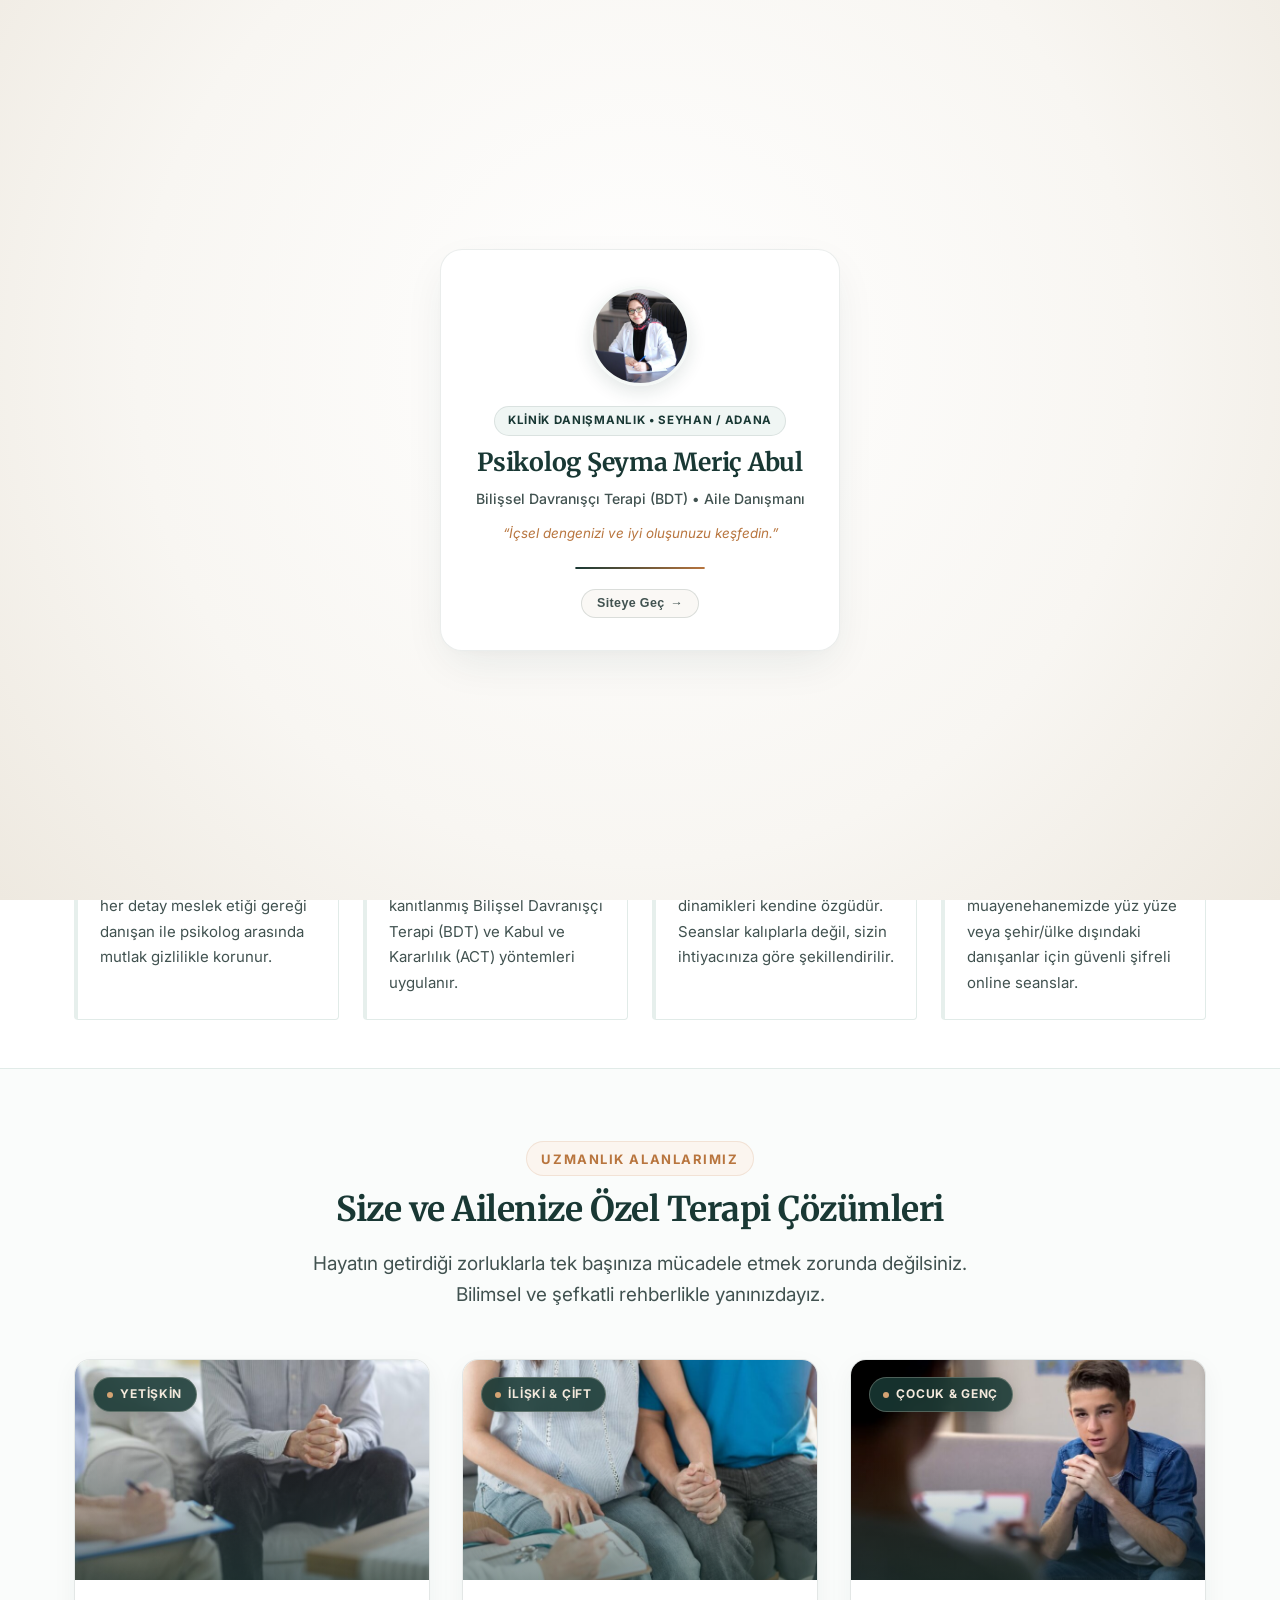
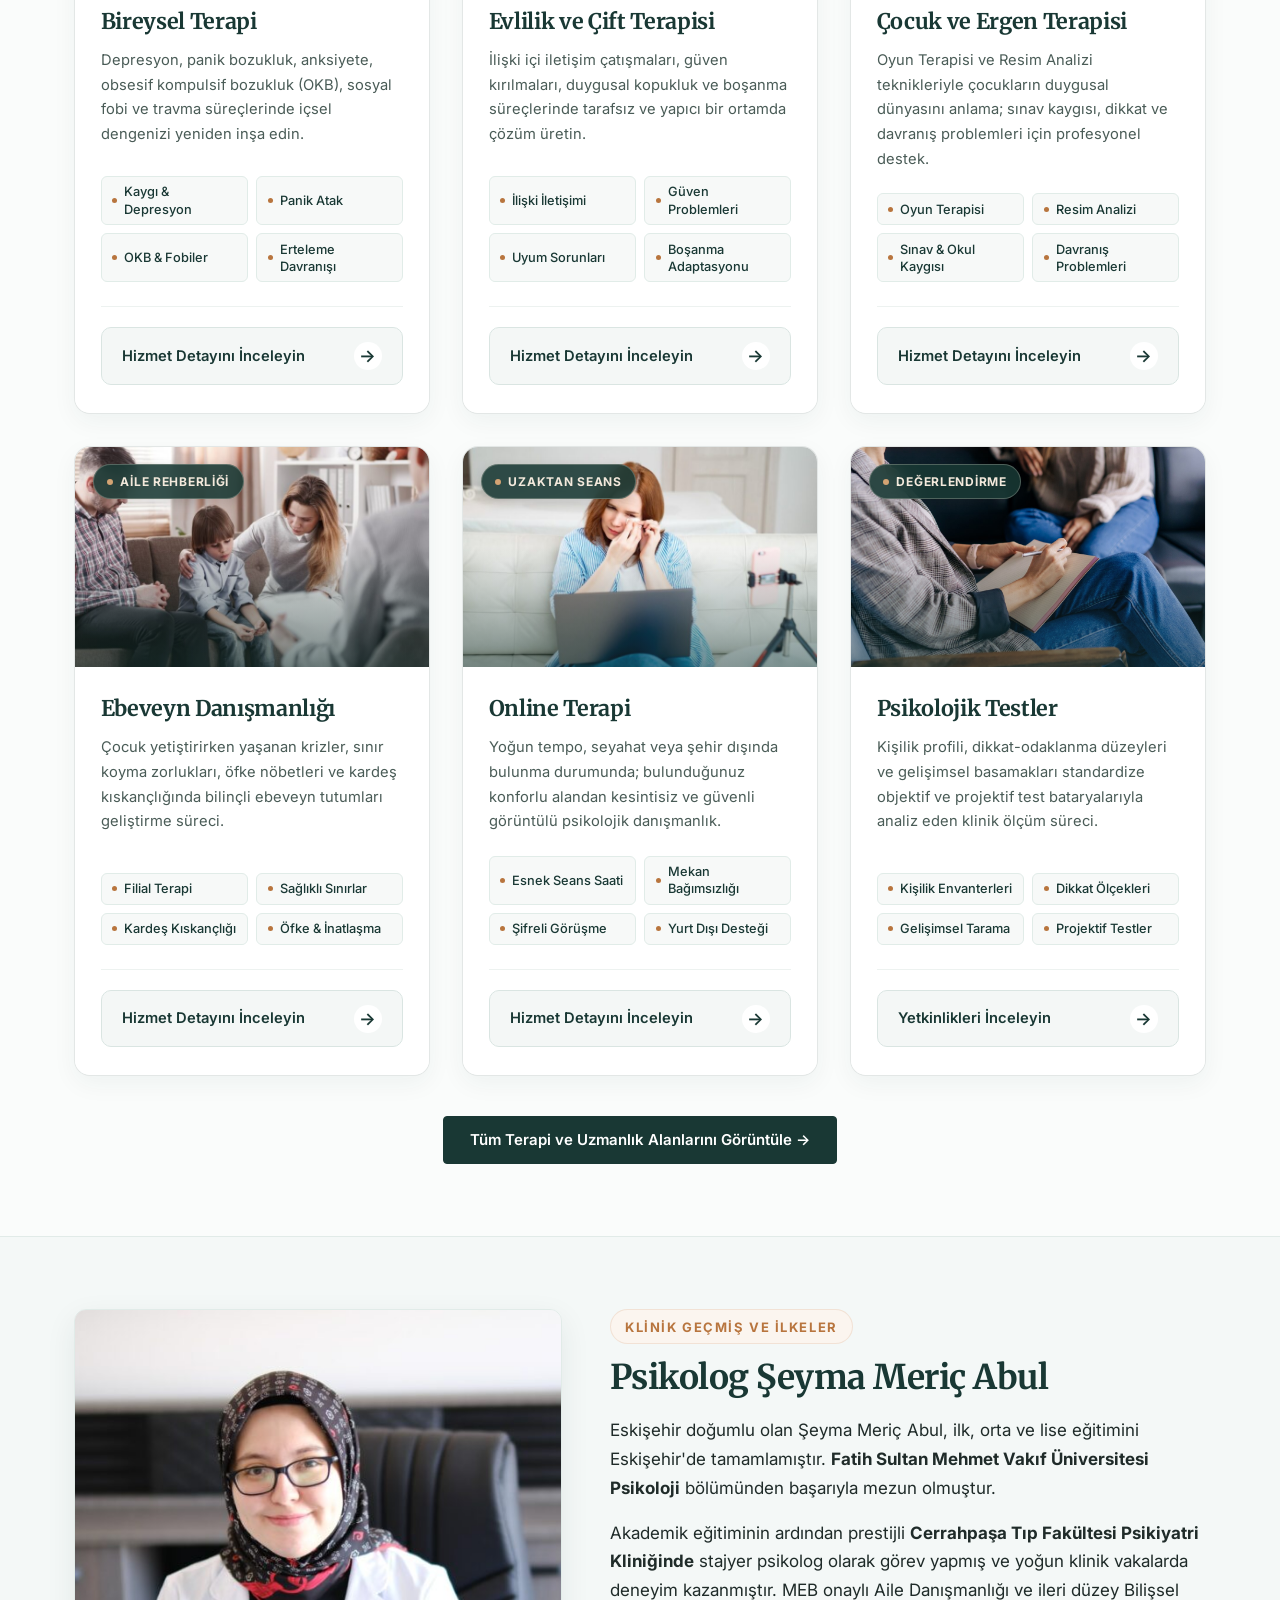
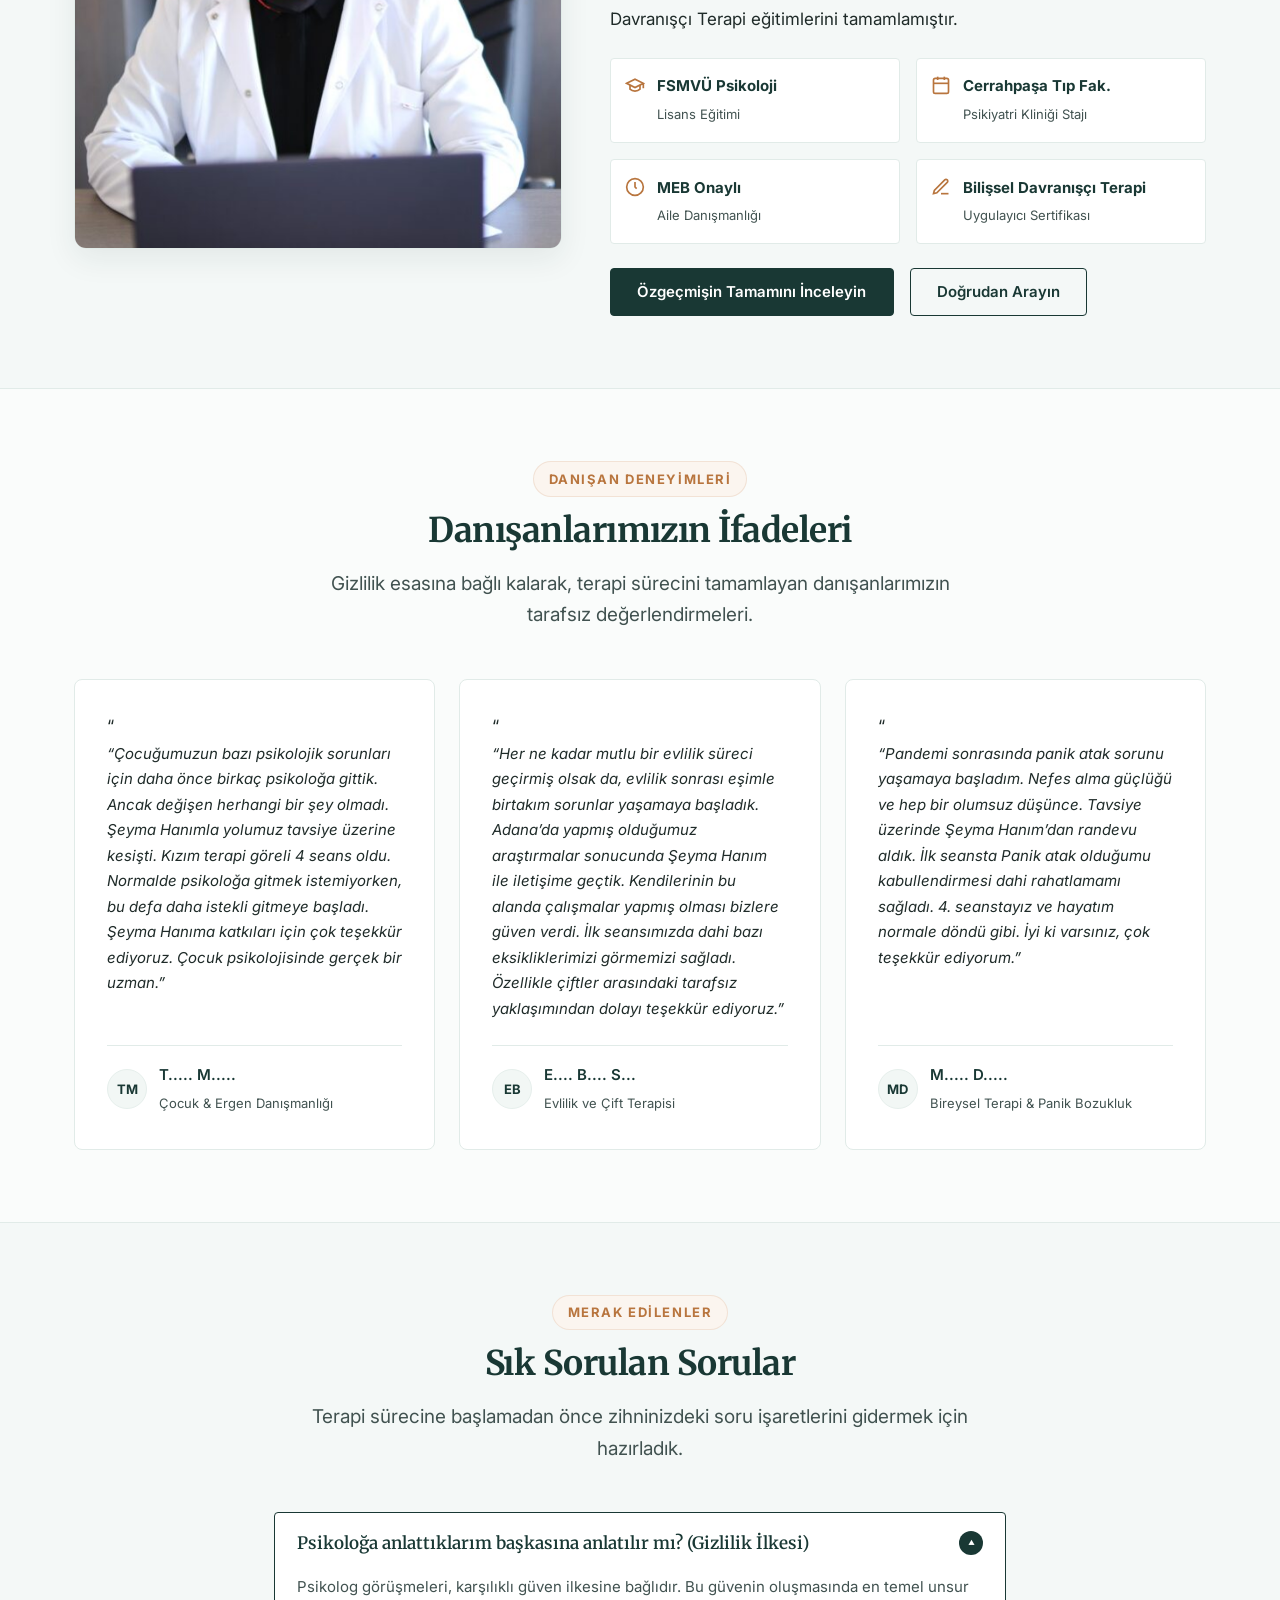
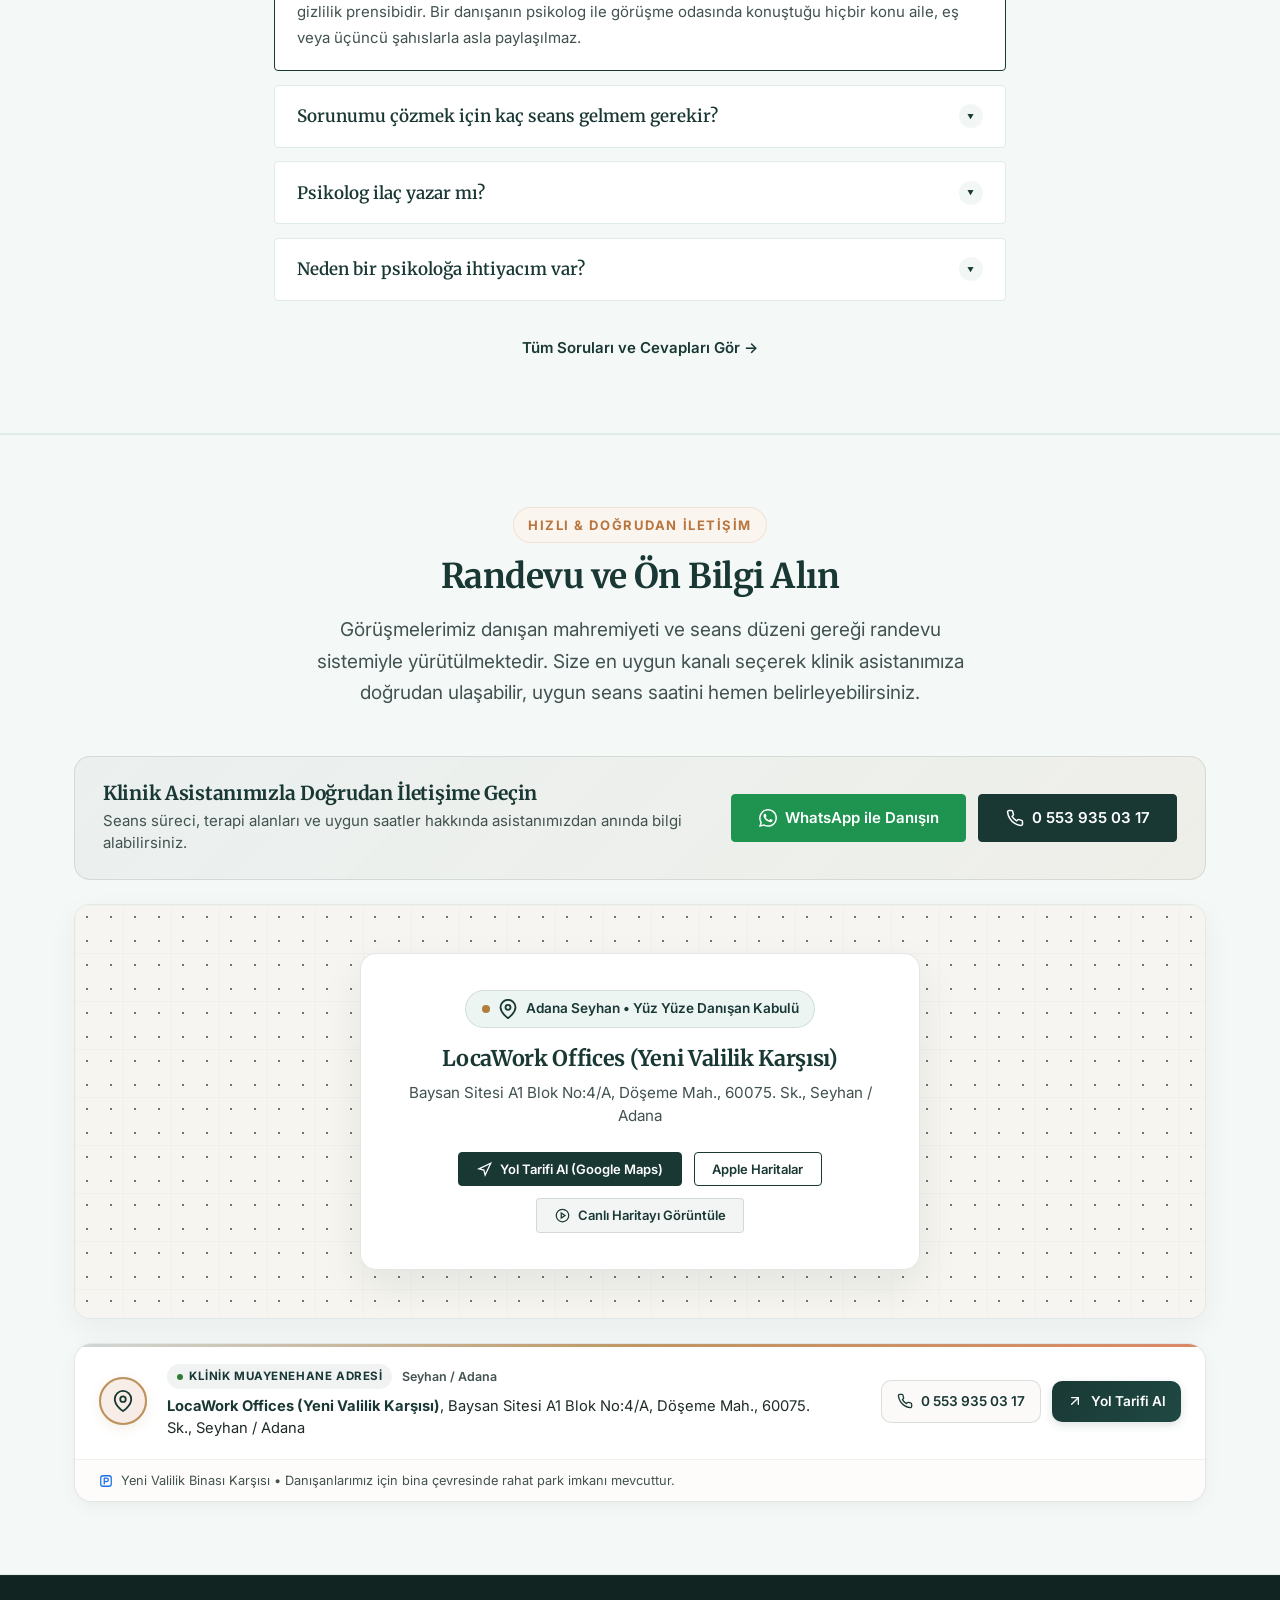
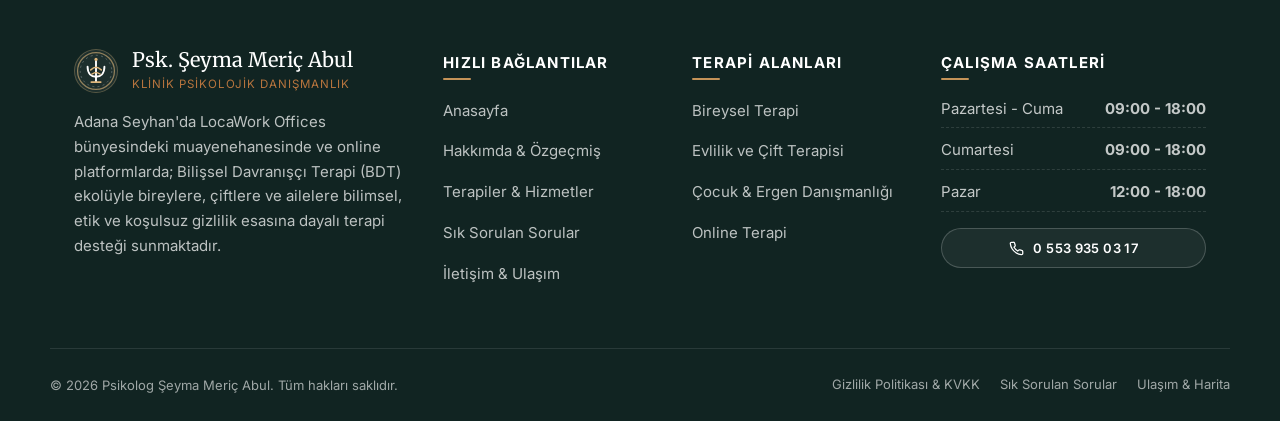
<file: index.html>
<!DOCTYPE html>
<html lang="tr">
<head>
  <meta charset="UTF-8">
  <meta name="viewport" content="width=device-width, initial-scale=1.0">
  <title>Adana Psikolog - Psikolog Şeyma Meriç Abul | Terapi & Danışmanlık</title>
  <meta name="description" content="Adana'da Psikolog Şeyma Meriç Abul ile bireysel terapi, evlilik ve çift terapisi, çocuk ve ergen danışmanlığı ile online terapi hizmetleri. Bilimsel ve etik yaklaşım.">
  <link rel="canonical" href="https://seymameric.com.tr/">
  
  <!-- Open Graph / Sosyal Medya -->
  <meta property="og:type" content="website">
  <meta property="og:url" content="https://seymameric.com.tr/">
  <meta property="og:title" content="Adana Psikolog - Psikolog Şeyma Meriç Abul">
  <meta property="og:description" content="Adana'da kendi kliniğinde Bilişsel Davranışçı Terapi ekolüyle bireysel, çift ve çocuk psikolojik danışmanlığı.">
  <meta property="og:image" content="https://seymameric.com.tr/assets/images/seyma-meric-profil.jpg">
  <meta property="og:locale" content="tr_TR">
  <meta name="twitter:card" content="summary_large_image">

  <!-- Favicon -->
  <link rel="icon" href="favicon.ico" sizes="any">
  <link rel="icon" type="image/png" sizes="32x32" href="assets/images/favicon-192.png">
  <link rel="apple-touch-icon" href="assets/images/favicon-192.png">

  <!-- Performans & Font Preconnect (Render-blocking önleme) -->
  <link rel="preconnect" href="https://fonts.googleapis.com">
  <link rel="preconnect" href="https://fonts.gstatic.com" crossorigin>
  <link href="https://fonts.googleapis.com/css2?family=Inter:wght@400;500;600;700&family=Merriweather:ital,wght@0,400;0,700;1,400&display=swap" rel="stylesheet">

  <!-- LCP Görsel Preload -->
  <link rel="preload" as="image" href="assets/images/seyma-meric-profil.jpg" fetchpriority="high">

  <!-- Stil Dosyası -->
  <link rel="stylesheet" href="assets/css/style.css?v=4.6">

  <!-- Yapılandırılmış Veri (Schema.org) - LocalBusiness & MedicalBusiness -->
  <script type="application/ld+json">
  {
    "@context": "https://schema.org",
    "@type": ["LocalBusiness", "MedicalBusiness"],
    "@id": "https://seymameric.com.tr/#organization",
    "name": "Psikolog Şeyma Meriç Abul",
    "medicalSpecialty": "Psychology",
    "image": "https://seymameric.com.tr/assets/images/seyma-meric-profil.jpg",
    "url": "https://seymameric.com.tr/",
    "telephone": "+905539350317",
    "email": "psychseyma@gmail.com",
    "priceRange": "$$",
    "sameAs": [
      "https://www.instagram.com/psk.seymameric/",
      "https://www.doktortakvimi.com/seyma-meric-abul/psikoloji/eskisehir"
    ],
    "address": {
      "@type": "PostalAddress",
      "streetAddress": "LocaWork Offices (Yeni Valilik Karşısı), Baysan Sitesi A1 Blok No:4/A, Döşeme Mah., 60075. Sk.",
      "addressLocality": "Seyhan",
      "addressRegion": "Adana",
      "postalCode": "01060",
      "addressCountry": "TR"
    },
    "geo": {
      "@type": "GeoCoordinates",
      "latitude": 36.9914,
      "longitude": 35.3213
    },
    "openingHoursSpecification": [
      {
        "@type": "OpeningHoursSpecification",
        "dayOfWeek": ["Monday", "Tuesday", "Wednesday", "Thursday", "Friday", "Saturday"],
        "opens": "09:00",
        "closes": "18:00"
      },
      {
        "@type": "OpeningHoursSpecification",
        "dayOfWeek": ["Sunday"],
        "opens": "12:00",
        "closes": "18:00"
      }
    ]
  }
  </script>
</head>
<body>
  <!-- Açılış Karşılama Ekranı (Splash Screen) -->
  <div id="splashScreen" class="splash-screen" role="status" aria-label="Sayfa yükleniyor">
    <div class="splash-card">
      <div class="splash-avatar-wrap">
        <img src="assets/images/seyma-meric-profil.jpg" alt="Psikolog Şeyma Meriç Abul" class="splash-avatar-img" width="100" height="100">
      </div>

      <div class="splash-meta">
        <span class="splash-badge">Klinik Danışmanlık &bull; Seyhan / Adana</span>
        <div class="splash-title">Psikolog Şeyma Meriç Abul</div>
        <div class="splash-subtitle">Bilişsel Davranışçı Terapi (BDT) &bull; Aile Danışmanı</div>
        <div class="splash-quote">&ldquo;İçsel dengenizi ve iyi oluşunuzu keşfedin.&rdquo;</div>
      </div>

      <div class="splash-progress-track" aria-hidden="true">
        <div class="splash-progress-bar"></div>
      </div>
      
      <button type="button" class="splash-skip-btn" aria-label="Karşılama ekranını geç">
        <span>Siteye Geç</span> &rarr;
      </button>
    </div>
  </div>
  <noscript>
    <style>#splashScreen { display: none !important; }</style>
  </noscript>


  <!-- Erişilebilirlik: Ana İçeriğe Atla -->
  <a href="#main-content" class="skip-link">Ana İçeriğe Atla</a>

  <!-- Ana Navigasyon (Site Header) -->
  <header class="site-header">
    <div class="container header-container">
      <a href="index.html" class="site-logo" aria-label="Psikolog Şeyma Meriç Abul Anasayfa">
        <div class="site-logo-icon" aria-hidden="true">
          <svg class="logo-symbol" width="38" height="38" viewBox="0 0 38 38" fill="none" xmlns="http://www.w3.org/2000/svg">
            <circle cx="19" cy="19" r="17.5" stroke="#b07d3b" stroke-width="1.2" stroke-opacity="0.5"/>
            <circle cx="19" cy="19" r="15" stroke="#193834" stroke-width="0.8" stroke-dasharray="2 3" stroke-opacity="0.35"/>
            <path d="M19 8.5V29.5" stroke="#193834" stroke-width="1.8" stroke-linecap="round"/>
            <path d="M11 15C11 21.5 14.5 24.5 19 24.5" stroke="#193834" stroke-width="1.8" stroke-linecap="round"/>
            <path d="M27 15C27 21.5 23.5 24.5 19 24.5" stroke="#193834" stroke-width="1.8" stroke-linecap="round"/>
            <path d="M14 18C16 16.2 17.5 15.5 19 15.5C20.5 15.5 22 16.2 24 18" stroke="#b07d3b" stroke-width="1.5" stroke-linecap="round"/>
            <path d="M15 22C17 20.8 18 20.3 19 20.3C20 20.3 21 20.8 23 22" stroke="#b07d3b" stroke-width="1.2" stroke-linecap="round"/>
            <circle cx="19" cy="8" r="1.5" fill="#b07d3b"/>
            <line x1="14.5" y1="29.5" x2="23.5" y2="29.5" stroke="#b07d3b" stroke-width="1.6" stroke-linecap="round"/>
          </svg>
        </div>
        <div class="site-logo-text">
          <span class="logo-title">Psk. Şeyma Meriç Abul</span>
          <span class="logo-tagline">Klinik Psikolojik Danışmanlık</span>
        </div>
      </a>

      <nav class="main-nav" aria-label="Ana Menü">
        <ul class="nav-list">
          <li><a href="index.html" class="nav-link active">Anasayfa</a></li>
          <li><a href="hakkimda.html" class="nav-link">Hakkımda</a></li>
          <li><a href="hizmetler.html" class="nav-link">Hizmetler</a></li>
          <li><a href="sss.html" class="nav-link">SSS</a></li>
          <li><a href="iletisim.html" class="nav-link">İletişim</a></li>
        </ul>
      </nav>

      <div class="header-cta">
        <a href="#randevu" class="btn btn-primary btn-sm">Randevu Alın</a>
      </div>

      <button type="button" class="nav-toggle" aria-label="Menüyü Aç" aria-expanded="false" aria-controls="mobileDrawer">
        <svg width="24" height="24" viewBox="0 0 24 24" fill="none" stroke="currentColor" stroke-width="2" aria-hidden="true"><line x1="3" y1="12" x2="21" y2="12"></line><line x1="3" y1="6" x2="21" y2="6"></line><line x1="3" y1="18" x2="21" y2="18"></line></svg>
      </button>
    </div>
  </header>

  <!-- Mobil Menü Çekmecesi -->
  <div class="mobile-drawer" id="mobileDrawer" aria-hidden="true">
    <div class="drawer-backdrop"></div>
    <div class="drawer-panel">
      <div class="drawer-header">
        <span class="logo-title" style="font-size: 1.15rem;">Psk. Şeyma Meriç Abul</span>
        <button type="button" class="drawer-close" aria-label="Menüyü Kapat">&times;</button>
      </div>
      <ul class="drawer-nav-list">
        <li><a href="index.html" class="drawer-nav-link">Anasayfa</a></li>
        <li><a href="hakkimda.html" class="drawer-nav-link">Hakkımda</a></li>
        <li><a href="hizmetler.html" class="drawer-nav-link">Hizmetler</a></li>
        <li><a href="bireysel-terapi.html" class="drawer-nav-link" style="font-size: 0.9rem; padding-left: 1rem; color: var(--color-text-muted);">&bull; Bireysel Terapi</a></li>
        <li><a href="cift-terapisi.html" class="drawer-nav-link" style="font-size: 0.9rem; padding-left: 1rem; color: var(--color-text-muted);">&bull; Çift & Evlilik Terapisi</a></li>
        <li><a href="cocuk-ergen-terapisi.html" class="drawer-nav-link" style="font-size: 0.9rem; padding-left: 1rem; color: var(--color-text-muted);">&bull; Çocuk & Ergen Danışmanlığı</a></li>
        <li><a href="online-terapi.html" class="drawer-nav-link" style="font-size: 0.9rem; padding-left: 1rem; color: var(--color-text-muted);">&bull; Online Terapi</a></li>
        <li><a href="sss.html" class="drawer-nav-link">SSS</a></li>
        <li><a href="iletisim.html" class="drawer-nav-link">İletişim & Ulaşım</a></li>
      </ul>
      <div style="margin-top: auto; display: flex; flex-direction: column; gap: 0.75rem;">
        <a href="tel:05539350317" class="btn btn-outline btn-sm">Telefonla Arayın</a>
        <a href="https://wa.me/905539350317?text=Merhaba%2C%20terapi%20s%C3%BCreci%20ve%20seans%20i%C5%9Fleyi%C5%9Fi%20hakk%C4%B1nda%20bilgi%20alabilir%20miyim%3F" class="btn btn-whatsapp btn-sm">
          <svg width="18" height="18" viewBox="0 0 24 24" fill="currentColor" aria-hidden="true"><path d="M.057 24l1.687-6.163c-1.041-1.804-1.588-3.849-1.587-5.946.003-6.556 5.338-11.891 11.893-11.891 3.181.001 6.167 1.24 8.413 3.488 2.245 2.248 3.481 5.236 3.48 8.414-.003 6.557-5.338 11.892-11.893 11.892-1.99-.001-3.951-.5-5.688-1.448l-6.305 1.654zm6.597-3.807c1.676.995 3.276 1.591 5.392 1.592 5.448 0 9.886-4.434 9.889-9.885.002-5.462-4.415-9.89-9.881-9.892-5.452 0-9.887 4.434-9.889 9.884-.001 2.225.651 3.891 1.746 5.634l-.999 3.648 3.742-.981zm11.387-5.464c-.074-.124-.272-.198-.57-.347-.297-.149-1.758-.868-2.031-.967-.272-.099-.47-.149-.669.149-.198.297-.768.967-.941 1.165-.173.198-.347.223-.644.074-.297-.149-1.255-.462-2.39-1.475-.883-.788-1.48-1.761-1.653-2.059-.173-.297-.018-.458.13-.606.134-.133.297-.347.446-.521.151-.172.2-.296.3-.495.099-.198.05-.372-.025-.521-.075-.148-.669-1.611-.916-2.206-.242-.579-.487-.501-.669-.51l-.57-.01c-.198 0-.52.074-.792.372s-1.04 1.016-1.04 2.479 1.065 2.876 1.213 3.074c.149.198 2.095 3.2 5.076 4.487.709.306 1.263.489 1.694.626.712.226 1.36.194 1.872.118.571-.085 1.758-.719 2.006-1.413.248-.695.248-1.29.173-1.414z"/></svg>
          WhatsApp ile Yazın
        </a>
      </div>
    </div>
  </div>

  <!-- Ana İçerik Başlangıcı -->
  <main id="main-content">

    <!-- 1. Hero Bölümü -->
    <section class="hero">
      <div class="container">
        <div class="hero-grid">
          <div class="hero-text">
            <div class="hero-badge">LocaWork Offices Seyhan &bull; Klinik Psikolojik Danışmanlık</div>
            <h1 class="hero-title">Adana Psikolojik Danışmanlık: <span>İçsel Huzurunuzu ve Yaşam Denginizi Yeniden Keşfedin.</span></h1>
            <p class="hero-description">
              Psikolog Şeyma Meriç Abul olarak; Adana Seyhan'da LocaWork Offices bünyesinde yüz yüze ve tüm şehir/ülkelerden online seanslarla, bilimsel temelli Bilişsel Davranışçı Terapi (BDT) eşliğinde güvenli ve gizlilik odaklı bir terapi alanı sunuyorum.
            </p>
            <div class="hero-actions">
              <a href="#randevu" class="btn btn-primary btn-lg">Randevu Bilgisi Alın</a>
              <a href="https://wa.me/905539350317?text=Merhaba%2C%20terapi%20s%C3%BCreci%20ve%20seans%20i%C5%9Fleyi%C5%9Fi%20hakk%C4%B1nda%20bilgi%20alabilir%20miyim%3F" target="_blank" rel="noopener noreferrer" class="btn btn-outline btn-lg">
                <svg width="20" height="20" viewBox="0 0 24 24" fill="currentColor" aria-hidden="true" style="color: #1f9450;"><path d="M.057 24l1.687-6.163c-1.041-1.804-1.588-3.849-1.587-5.946.003-6.556 5.338-11.891 11.893-11.891 3.181.001 6.167 1.24 8.413 3.488 2.245 2.248 3.481 5.236 3.48 8.414-.003 6.557-5.338 11.892-11.893 11.892-1.99-.001-3.951-.5-5.688-1.448l-6.305 1.654zm6.597-3.807c1.676.995 3.276 1.591 5.392 1.592 5.448 0 9.886-4.434 9.889-9.885.002-5.462-4.415-9.89-9.881-9.892-5.452 0-9.887 4.434-9.889 9.884-.001 2.225.651 3.891 1.746 5.634l-.999 3.648 3.742-.981zm11.387-5.464c-.074-.124-.272-.198-.57-.347-.297-.149-1.758-.868-2.031-.967-.272-.099-.47-.149-.669.149-.198.297-.768.967-.941 1.165-.173.198-.347.223-.644.074-.297-.149-1.255-.462-2.39-1.475-.883-.788-1.48-1.761-1.653-2.059-.173-.297-.018-.458.13-.606.134-.133.297-.347.446-.521.151-.172.2-.296.3-.495.099-.198.05-.372-.025-.521-.075-.148-.669-1.611-.916-2.206-.242-.579-.487-.501-.669-.51l-.57-.01c-.198 0-.52.074-.792.372s-1.04 1.016-1.04 2.479 1.065 2.876 1.213 3.074c.149.198 2.095 3.2 5.076 4.487.709.306 1.263.489 1.694.626.712.226 1.36.194 1.872.118.571-.085 1.758-.719 2.006-1.413.248-.695.248-1.29.173-1.414z"/></svg>
                WhatsApp ile Danışın
              </a>
            </div>
          </div>

          <div class="hero-image-wrap">
            <div class="hero-image-card">
              <img src="assets/images/seyma-meric-profil.jpg" alt="Psikolog Şeyma Meriç Abul - Adana Klinik Psikolojik Danışmanlık" width="600" height="440" fetchpriority="high" decoding="async">
              <div class="hero-profile-card">
                <p class="profile-name">Psk. Şeyma Meriç Abul</p>
              </div>
            </div>
          </div>
        </div>
      </div>
    </section>

    <!-- 2. Klinik İlkeleri & Güven Şeridi (Editoryal Mizanpaj) -->
    <section class="principles-section" aria-label="Temel İlkelerimiz">
      <div class="container">
        <div class="principles-grid">
          <div class="principle-item">
            <h3 class="principle-title">Koşulsuz Gizlilik</h3>
            <p class="principle-desc">Görüşme odasında konuşulan her detay meslek etiği gereği danışan ile psikolog arasında mutlak gizlilikle korunur.</p>
          </div>

          <div class="principle-item">
            <h3 class="principle-title">Kanıta Dayalı Ekoller</h3>
            <p class="principle-desc">Dünya çapında etkinliği kanıtlanmış Bilişsel Davranışçı Terapi (BDT) ve Kabul ve Kararlılık (ACT) yöntemleri uygulanır.</p>
          </div>

          <div class="principle-item">
            <h3 class="principle-title">Bireye Özel Süreç</h3>
            <p class="principle-desc">Her bireyin ve ailenin dinamikleri kendine özgüdür. Seanslar kalıplarla değil, sizin ihtiyacınıza göre şekillendirilir.</p>
          </div>

          <div class="principle-item">
            <h3 class="principle-title">Yüz Yüze ve Online</h3>
            <p class="principle-desc">Adana Seyhan'daki muayenehanemizde yüz yüze veya şehir/ülke dışındaki danışanlar için güvenli şifreli online seanslar.</p>
          </div>
        </div>
      </div>
    </section>

    <!-- 3. Hizmetler & Terapi Alanları -->
    <section class="section">
      <div class="container">
        <div class="section-title-wrap">
          <span class="section-subtitle">Uzmanlık Alanlarımız</span>
          <h2>Size ve Ailenize Özel Terapi Çözümleri</h2>
          <p class="section-lead">Hayatın getirdiği zorluklarla tek başınıza mücadele etmek zorunda değilsiniz. Bilimsel ve şefkatli rehberlikle yanınızdayız.</p>
        </div>

        <div class="services-grid">
          <!-- Bireysel Terapi -->
          <article class="service-card">
            <div class="service-card-image">
              <img src="assets/images/bireysel-terapi.jpg" alt="Bireysel Yetişkin Terapisi Seansı" width="600" height="340" loading="lazy">
              <span class="service-tag"><span class="tag-dot"></span>Yetişkin</span>
            </div>
            <div class="service-card-content">
              <h3 class="service-title">Bireysel Terapi</h3>
              <p class="service-description">Depresyon, panik bozukluk, anksiyete, obsesif kompulsif bozukluk (OKB), sosyal fobi ve travma süreçlerinde içsel dengenizi yeniden inşa edin.</p>
              <ul class="service-topics">
                <li>Kaygı & Depresyon</li>
                <li>Panik Atak</li>
                <li>OKB & Fobiler</li>
                <li>Erteleme Davranışı</li>
              </ul>
              <div class="service-card-footer">
                <a href="bireysel-terapi.html" class="service-card-btn">
                  <span class="btn-text">Hizmet Detayını İnceleyin</span>
                  <span class="btn-arrow" aria-hidden="true">&rarr;</span>
                </a>
              </div>
            </div>
          </article>

          <!-- Evlilik ve Çift Terapisi -->
          <article class="service-card">
            <div class="service-card-image">
              <img src="assets/images/cift-terapisi.jpg" alt="Evlilik ve Çift Terapisi Danışmanlığı" width="600" height="340" loading="lazy">
              <span class="service-tag"><span class="tag-dot"></span>İlişki & Çift</span>
            </div>
            <div class="service-card-content">
              <h3 class="service-title">Evlilik ve Çift Terapisi</h3>
              <p class="service-description">İlişki içi iletişim çatışmaları, güven kırılmaları, duygusal kopukluk ve boşanma süreçlerinde tarafsız ve yapıcı bir ortamda çözüm üretin.</p>
              <ul class="service-topics">
                <li>İlişki İletişimi</li>
                <li>Güven Problemleri</li>
                <li>Uyum Sorunları</li>
                <li>Boşanma Adaptasyonu</li>
              </ul>
              <div class="service-card-footer">
                <a href="cift-terapisi.html" class="service-card-btn">
                  <span class="btn-text">Hizmet Detayını İnceleyin</span>
                  <span class="btn-arrow" aria-hidden="true">&rarr;</span>
                </a>
              </div>
            </div>
          </article>

          <!-- Çocuk ve Ergen Terapisi -->
          <article class="service-card">
            <div class="service-card-image">
              <img src="assets/images/cocuk-ergen-terapisi.jpg" alt="Çocuk ve Ergen Danışmanlığı ve Oyun Terapisi" width="600" height="340" loading="lazy">
              <span class="service-tag"><span class="tag-dot"></span>Çocuk & Genç</span>
            </div>
            <div class="service-card-content">
              <h3 class="service-title">Çocuk ve Ergen Terapisi</h3>
              <p class="service-description">Oyun Terapisi ve Resim Analizi teknikleriyle çocukların duygusal dünyasını anlama; sınav kaygısı, dikkat ve davranış problemleri için profesyonel destek.</p>
              <ul class="service-topics">
                <li>Oyun Terapisi</li>
                <li>Resim Analizi</li>
                <li>Sınav & Okul Kaygısı</li>
                <li>Davranış Problemleri</li>
              </ul>
              <div class="service-card-footer">
                <a href="cocuk-ergen-terapisi.html" class="service-card-btn">
                  <span class="btn-text">Hizmet Detayını İnceleyin</span>
                  <span class="btn-arrow" aria-hidden="true">&rarr;</span>
                </a>
              </div>
            </div>
          </article>

          <!-- Ebeveyn Danışmanlığı -->
          <article class="service-card">
            <div class="service-card-image">
              <img src="assets/images/ebeveyn-danismanligi.jpg" alt="Ebeveyn Danışmanlığı ve Aile Rehberliği" width="600" height="340" loading="lazy">
              <span class="service-tag"><span class="tag-dot"></span>Aile Rehberliği</span>
            </div>
            <div class="service-card-content">
              <h3 class="service-title">Ebeveyn Danışmanlığı</h3>
              <p class="service-description">Çocuk yetiştirirken yaşanan krizler, sınır koyma zorlukları, öfke nöbetleri ve kardeş kıskançlığında bilinçli ebeveyn tutumları geliştirme süreci.</p>
              <ul class="service-topics">
                <li>Filial Terapi</li>
                <li>Sağlıklı Sınırlar</li>
                <li>Kardeş Kıskançlığı</li>
                <li>Öfke & İnatlaşma</li>
              </ul>
              <div class="service-card-footer">
                <a href="cocuk-ergen-terapisi.html#ebeveyn" class="service-card-btn">
                  <span class="btn-text">Hizmet Detayını İnceleyin</span>
                  <span class="btn-arrow" aria-hidden="true">&rarr;</span>
                </a>
              </div>
            </div>
          </article>

          <!-- Online Terapi -->
          <article class="service-card">
            <div class="service-card-image">
              <img src="assets/images/online-terapi.jpg" alt="Güvenli Online Psikolojik Danışmanlık" width="600" height="340" loading="lazy">
              <span class="service-tag"><span class="tag-dot"></span>Uzaktan Seans</span>
            </div>
            <div class="service-card-content">
              <h3 class="service-title">Online Terapi</h3>
              <p class="service-description">Yoğun tempo, seyahat veya şehir dışında bulunma durumunda; bulunduğunuz konforlu alandan kesintisiz ve güvenli görüntülü psikolojik danışmanlık.</p>
              <ul class="service-topics">
                <li>Esnek Seans Saati</li>
                <li>Mekan Bağımsızlığı</li>
                <li>Şifreli Görüşme</li>
                <li>Yurt Dışı Desteği</li>
              </ul>
              <div class="service-card-footer">
                <a href="online-terapi.html" class="service-card-btn">
                  <span class="btn-text">Hizmet Detayını İnceleyin</span>
                  <span class="btn-arrow" aria-hidden="true">&rarr;</span>
                </a>
              </div>
            </div>
          </article>

          <!-- Psikolojik Testler & Klinik Değerlendirme -->
          <article class="service-card">
            <div class="service-card-image">
              <img src="assets/images/hero-therapy.jpg" alt="Psikolojik Testler ve Klinik Değerlendirme" width="600" height="340" loading="lazy">
              <span class="service-tag"><span class="tag-dot"></span>Değerlendirme</span>
            </div>
            <div class="service-card-content">
              <h3 class="service-title">Psikolojik Testler</h3>
              <p class="service-description">Kişilik profili, dikkat-odaklanma düzeyleri ve gelişimsel basamakları standardize objektif ve projektif test bataryalarıyla analiz eden klinik ölçüm süreci.</p>
              <ul class="service-topics">
                <li>Kişilik Envanterleri</li>
                <li>Dikkat Ölçekleri</li>
                <li>Gelişimsel Tarama</li>
                <li>Projektif Testler</li>
              </ul>
              <div class="service-card-footer">
                <a href="hakkimda.html#yetkinlikler" class="service-card-btn">
                  <span class="btn-text">Yetkinlikleri İnceleyin</span>
                  <span class="btn-arrow" aria-hidden="true">&rarr;</span>
                </a>
              </div>
            </div>
          </article>
        </div>

        <div style="text-align: center; margin-top: var(--space-10);">
          <a href="hizmetler.html" class="btn btn-primary">Tüm Terapi ve Uzmanlık Alanlarını Görüntüle &rarr;</a>
        </div>
      </div>
    </section>

    <!-- 4. Hakkımda Özeti & Uzmanlık Geçmişi -->
    <section class="section section-alt">
      <div class="container">
        <div class="bio-grid">
          <div class="bio-image-wrapper">
            <img src="assets/images/danismanlik-ofis.jpg" alt="Psikolog Şeyma Meriç Abul Kliniği" width="540" height="420" loading="lazy">
          </div>

          <div class="bio-text">
            <span class="section-subtitle">Klinik Geçmiş ve İlkeler</span>
            <h2>Psikolog Şeyma Meriç Abul</h2>
            <p>
              Eskişehir doğumlu olan Şeyma Meriç Abul, ilk, orta ve lise eğitimini Eskişehir'de tamamlamıştır. <strong>Fatih Sultan Mehmet Vakıf Üniversitesi Psikoloji</strong> bölümünden başarıyla mezun olmuştur.
            </p>
            <p>
              Akademik eğitiminin ardından prestijli <strong>Cerrahpaşa Tıp Fakültesi Psikiyatri Kliniğinde</strong> stajyer psikolog olarak görev yapmış ve yoğun klinik vakalarda deneyim kazanmıştır. MEB onaylı Aile Danışmanlığı ve ileri düzey Bilişsel Davranışçı Terapi eğitimlerini tamamlamıştır.
            </p>

            <div class="credentials-list">
              <div class="credential-item">
                <svg width="20" height="20" viewBox="0 0 24 24" fill="none" stroke="currentColor" stroke-width="2" aria-hidden="true"><path d="M22 10v6M2 10l10-5 10 5-10 5z"></path><path d="M6 12v5c3 3 9 3 12 0v-5"></path></svg>
                <div>
                  <strong>FSMVÜ Psikoloji</strong>
                  <span>Lisans Eğitimi</span>
                </div>
              </div>
              <div class="credential-item">
                <svg width="20" height="20" viewBox="0 0 24 24" fill="none" stroke="currentColor" stroke-width="2" aria-hidden="true"><rect x="3" y="4" width="18" height="18" rx="2" ry="2"></rect><line x1="16" y1="2" x2="16" y2="6"></line><line x1="8" y1="2" x2="8" y2="6"></line><line x1="3" y1="10" x2="21" y2="10"></line></svg>
                <div>
                  <strong>Cerrahpaşa Tıp Fak.</strong>
                  <span>Psikiyatri Kliniği Stajı</span>
                </div>
              </div>
              <div class="credential-item">
                <svg width="20" height="20" viewBox="0 0 24 24" fill="none" stroke="currentColor" stroke-width="2" aria-hidden="true"><circle cx="12" cy="12" r="10"></circle><polyline points="12 6 12 12 14 14"></polyline></svg>
                <div>
                  <strong>MEB Onaylı</strong>
                  <span>Aile Danışmanlığı</span>
                </div>
              </div>
              <div class="credential-item">
                <svg width="20" height="20" viewBox="0 0 24 24" fill="none" stroke="currentColor" stroke-width="2" aria-hidden="true"><path d="M12 20h9"></path><path d="M16.5 3.5a2.121 2.121 0 0 1 3 3L7 19l-4 1 1-4L16.5 3.5z"></path></svg>
                <div>
                  <strong>Bilişsel Davranışçı Terapi</strong>
                  <span>Uygulayıcı Sertifikası</span>
                </div>
              </div>
            </div>

            <div style="display: flex; gap: 1rem; flex-wrap: wrap; margin-top: var(--space-6);">
              <a href="hakkimda.html" class="btn btn-primary">Özgeçmişin Tamamını İnceleyin</a>
              <a href="tel:05539350317" class="btn btn-outline">Doğrudan Arayın</a>
            </div>
          </div>
        </div>
      </div>
    </section>

    <!-- 5. Danışan Görüşleri (Orijinal Doğrulanmış Kayıtlar) -->
    <section class="section">
      <div class="container">
        <div class="section-title-wrap">
          <span class="section-subtitle">Danışan Deneyimleri</span>
          <h2>Danışanlarımızın İfadeleri</h2>
          <p class="section-lead">Gizlilik esasına bağlı kalarak, terapi sürecini tamamlayan danışanlarımızın tarafsız değerlendirmeleri.</p>
        </div>

        <div class="testimonials-grid">
          <!-- Gerçek Yorum 1 -->
          <article class="testimonial-card">
            <span class="testimonial-quote-icon" aria-hidden="true">&ldquo;</span>
            <p class="testimonial-text">
              “Çocuğumuzun bazı psikolojik sorunları için daha önce birkaç psikoloğa gittik. Ancak değişen herhangi bir şey olmadı. Şeyma Hanımla yolumuz tavsiye üzerine kesişti. Kızım terapi göreli 4 seans oldu. Normalde psikoloğa gitmek istemiyorken, bu defa daha istekli gitmeye başladı. Şeyma Hanıma katkıları için çok teşekkür ediyoruz. Çocuk psikolojisinde gerçek bir uzman.”
            </p>
            <div class="testimonial-author">
              <div class="testimonial-avatar" aria-hidden="true">TM</div>
              <div>
                <span class="author-name">T..... M.....</span>
                <span class="author-service">Çocuk & Ergen Danışmanlığı</span>
              </div>
            </div>
          </article>

          <!-- Gerçek Yorum 2 -->
          <article class="testimonial-card">
            <span class="testimonial-quote-icon" aria-hidden="true">&ldquo;</span>
            <p class="testimonial-text">
              “Her ne kadar mutlu bir evlilik süreci geçirmiş olsak da, evlilik sonrası eşimle birtakım sorunlar yaşamaya başladık. Adana’da yapmış olduğumuz araştırmalar sonucunda Şeyma Hanım ile iletişime geçtik. Kendilerinin bu alanda çalışmalar yapmış olması bizlere güven verdi. İlk seansımızda dahi bazı eksikliklerimizi görmemizi sağladı. Özellikle çiftler arasındaki tarafsız yaklaşımından dolayı teşekkür ediyoruz.”
            </p>
            <div class="testimonial-author">
              <div class="testimonial-avatar" aria-hidden="true">EB</div>
              <div>
                <span class="author-name">E.... B.... S...</span>
                <span class="author-service">Evlilik ve Çift Terapisi</span>
              </div>
            </div>
          </article>

          <!-- Gerçek Yorum 3 -->
          <article class="testimonial-card">
            <span class="testimonial-quote-icon" aria-hidden="true">&ldquo;</span>
            <p class="testimonial-text">
              “Pandemi sonrasında panik atak sorunu yaşamaya başladım. Nefes alma güçlüğü ve hep bir olumsuz düşünce. Tavsiye üzerinde Şeyma Hanım’dan randevu aldık. İlk seansta Panik atak olduğumu kabullendirmesi dahi rahatlamamı sağladı. 4. seanstayız ve hayatım normale döndü gibi. İyi ki varsınız, çok teşekkür ediyorum.”
            </p>
            <div class="testimonial-author">
              <div class="testimonial-avatar" aria-hidden="true">MD</div>
              <div>
                <span class="author-name">M..... D.....</span>
                <span class="author-service">Bireysel Terapi & Panik Bozukluk</span>
              </div>
            </div>
          </article>
        </div>
      </div>
    </section>

    <!-- 6. Sık Sorulan Sorular (Özet Akordeon) -->
    <section class="section section-alt">
      <div class="container container-narrow">
        <div class="section-title-wrap">
          <span class="section-subtitle">Merak Edilenler</span>
          <h2>Sık Sorulan Sorular</h2>
          <p class="section-lead">Terapi sürecine başlamadan önce zihninizdeki soru işaretlerini gidermek için hazırladık.</p>
        </div>

        <div class="faq-list">
          <div class="faq-item is-active">
            <button class="faq-trigger" aria-expanded="true">
              <span>Psikoloğa anlattıklarım başkasına anlatılır mı? (Gizlilik İlkesi)</span>
              <span class="faq-icon" aria-hidden="true">&#9662;</span>
            </button>
            <div class="faq-content">
              Psikolog görüşmeleri, karşılıklı güven ilkesine bağlıdır. Bu güvenin oluşmasında en temel unsur gizlilik prensibidir. Bir danışanın psikolog ile görüşme odasında konuştuğu hiçbir konu aile, eş veya üçüncü şahıslarla asla paylaşılmaz.
            </div>
          </div>

          <div class="faq-item">
            <button class="faq-trigger" aria-expanded="false">
              <span>Sorunumu çözmek için kaç seans gelmem gerekir?</span>
              <span class="faq-icon" aria-hidden="true">&#9662;</span>
            </button>
            <div class="faq-content">
              Her bireyin yaşadığı problemin süresi, geçmişi ve kişisel baş etme mekanizmaları farklıdır. Bu nedenle seans sayısı ilk değerlendirme seansından sonra danışanla birlikte belirlenir. Süreç tamamen sizin ihtiyacınıza göre şekillendirilir.
            </div>
          </div>

          <div class="faq-item">
            <button class="faq-trigger" aria-expanded="false">
              <span>Psikolog ilaç yazar mı?</span>
              <span class="faq-icon" aria-hidden="true">&#9662;</span>
            </button>
            <div class="faq-content">
              Psikologlar tıp hekimi olmadıkları için ilaç yazmazlar. İlaç tedavisi gerekli görüldüğünde psikiyatri hekimlerine yönlendirme yapılır. Çoğu durumda psikiyatri tedavisi ile psikoterapi eşgüdümlü yürütülür.
            </div>
          </div>

          <div class="faq-item">
            <button class="faq-trigger" aria-expanded="false">
              <span>Neden bir psikoloğa ihtiyacım var?</span>
              <span class="faq-icon" aria-hidden="true">&#9662;</span>
            </button>
            <div class="faq-content">
              Psikolojik zorlukları yakın çevremizle paylaşarak çözmeye çalışabiliriz; ancak tekrarlayan kısırdöngüler ve travmatik durumlar profesyonel uzmanlık gerektirir. Psikolog size objektif, tarafsız ve bilimsel tekniklerle rehberlik ederek kalıcı farkındalık ve baş etme becerileri kazandırır.
            </div>
          </div>
        </div>

        <div style="text-align: center; margin-top: var(--space-8);">
          <a href="sss.html" class="link-arrow">Tüm Soruları ve Cevapları Gör &rarr;</a>
        </div>
      </div>
    </section>

    <!-- 7. Randevu ve Doğrudan İletişim Merkezi (Form Yerine Kesintisiz Kanallar) -->
    <section class="section section-alt" id="randevu">
      <div class="container">
        <div class="section-title-wrap">
          <span class="section-subtitle">HIZLI & DOĞRUDAN İLETİŞİM</span>
          <h2>Randevu ve Ön Bilgi Alın</h2>
          <p class="section-lead">
            Görüşmelerimiz danışan mahremiyeti ve seans düzeni gereği randevu sistemiyle yürütülmektedir. Size en uygun kanalı seçerek klinik asistanımıza doğrudan ulaşabilir, uygun seans saatini hemen belirleyebilirsiniz.
          </p>
        </div>

        <!-- Doğrudan Hızlı Eylem Şeridi -->
        <div class="randevu-action-banner">
          <div class="randevu-action-text">
            <h3 class="randevu-action-title">Klinik Asistanımızla Doğrudan İletişime Geçin</h3>
            <p class="randevu-action-desc">Seans süreci, terapi alanları ve uygun saatler hakkında asistanımızdan anında bilgi alabilirsiniz.</p>
          </div>
          <div class="randevu-action-buttons">
            <a href="https://wa.me/905539350317?text=Merhaba%2C%20terapi%20s%C3%BCreci%20ve%20seans%20i%C5%9Fleyi%C5%9Fi%20hakk%C4%B1nda%20bilgi%20alabilir%20miyim%3F" target="_blank" rel="noopener noreferrer" class="btn btn-whatsapp">
              <svg width="18" height="18" viewBox="0 0 24 24" fill="currentColor"><path d="M.057 24l1.687-6.163c-1.041-1.804-1.588-3.849-1.587-5.946.003-6.556 5.338-11.891 11.893-11.891 3.181.001 6.167 1.24 8.413 3.488 2.245 2.248 3.481 5.236 3.48 8.414-.003 6.557-5.338 11.892-11.893 11.892-1.99-.001-3.951-.5-5.688-1.448l-6.305 1.654zm6.597-3.807c1.676.995 3.276 1.591 5.392 1.592 5.448 0 9.886-4.434 9.889-9.885.002-5.462-4.415-9.89-9.881-9.892-5.452 0-9.887 4.434-9.889 9.884-.001 2.225.651 3.891 1.746 5.634l-.999 3.648 3.742-.981zm11.387-5.464c-.074-.124-.272-.198-.57-.347-.297-.149-1.758-.868-2.031-.967-.272-.099-.47-.149-.669.149-.198.297-.768.967-.941 1.165-.173.198-.347.223-.644.074-.297-.149-1.255-.462-2.39-1.475-.883-.788-1.48-1.761-1.653-2.059-.173-.297-.018-.458.13-.606.134-.133.297-.347.446-.521.151-.172.2-.296.3-.495.099-.198.05-.372-.025-.521-.075-.148-.669-1.611-.916-2.206-.242-.579-.487-.501-.669-.51l-.57-.01c-.198 0-.52.074-.792.372s-1.04 1.016-1.04 2.479 1.065 2.876 1.213 3.074c.149.198 2.095 3.2 5.076 4.487.709.306 1.263.489 1.694.626.712.226 1.36.194 1.872.118.571-.085 1.758-.719 2.006-1.413.248-.695.248-1.29.173-1.414z"/></svg>
              WhatsApp ile Danışın
            </a>
            <a href="tel:05539350317" class="btn btn-primary">
              <svg width="18" height="18" viewBox="0 0 24 24" fill="none" stroke="currentColor" stroke-width="2"><path d="M22 16.92v3a2 2 0 0 1-2.18 2 19.79 19.79 0 0 1-8.63-3.07 19.5 19.5 0 0 1-6-6 19.79 19.79 0 0 1-3.07-8.67A2 2 0 0 1 4.11 2h3a2 2 0 0 1 2 1.72 12.84 12.84 0 0 0 .7 2.81 2 2 0 0 1-.45 2.11L8.09 9.91a16 16 0 0 0 6 6l1.27-1.27a2 2 0 0 1 2.11-.45 12.84 12.84 0 0 0 2.81.7A2 2 0 0 1 22 16.92z"></path></svg>
              0 553 935 03 17
            </a>
          </div>
        </div>

        <!-- LocaWork Adana Akıllı ve Hızlı Harita Alanı (Kasılma Yapmayan Lite Facade) -->
        <div class="map-card-wrapper">
          <div class="map-facade">
            <div class="map-facade-pattern" aria-hidden="true"></div>
            
            <div class="map-facade-content">
              <div class="map-pin-badge">
                <span class="map-pin-pulse"></span>
                <svg width="20" height="20" viewBox="0 0 24 24" fill="none" stroke="currentColor" stroke-width="2.2" stroke-linecap="round" stroke-linejoin="round" aria-hidden="true"><path d="M21 10c0 7-9 13-9 13s-9-6-9-13a9 9 0 0 1 18 0z"></path><circle cx="12" cy="10" r="3"></circle></svg>
                <span>Adana Seyhan • Yüz Yüze Danışan Kabulü</span>
              </div>
              
              <h3 class="map-facade-title">LocaWork Offices (Yeni Valilik Karşısı)</h3>
              <p class="map-facade-address">
                Baysan Sitesi A1 Blok No:4/A, Döşeme Mah., 60075. Sk., Seyhan / Adana
              </p>
              
              <div class="map-facade-actions">
                <a href="https://www.google.com/maps/dir/?api=1&destination=LocaWork+Offices+D%C3%B6%C5%9Feme+Mahallesi+Seyhan+Adana" target="_blank" rel="noopener noreferrer" class="btn btn-primary btn-sm">
                  <svg width="15" height="15" viewBox="0 0 24 24" fill="none" stroke="currentColor" stroke-width="2" aria-hidden="true"><polygon points="3 11 22 2 13 21 11 13 3 11"></polygon></svg>
                  Yol Tarifi Al (Google Maps)
                </a>
                <a href="https://maps.apple.com/?daddr=LocaWork+Offices+Seyhan+Adana" target="_blank" rel="noopener noreferrer" class="btn btn-outline btn-sm">
                  Apple Haritalar
                </a>
                <button type="button" class="btn btn-ghost-dark btn-sm js-load-map" aria-label="Sayfa İçi Canlı Haritayı Aç">
                  <svg width="15" height="15" viewBox="0 0 24 24" fill="none" stroke="currentColor" stroke-width="2" aria-hidden="true"><circle cx="12" cy="12" r="10"></circle><polygon points="10 8 16 12 10 16 10 8"></polygon></svg>
                  Canlı Haritayı Görüntüle
                </button>
              </div>
            </div>
          </div>

          <!-- Canlı Harita İframe (Yalnızca tıklandığında sıfır kasılma ile hafifçe yüklenir) -->
          <div class="map-interactive-container" style="display: none;">
            <div class="map-interactive-toolbar">
              <span>📍 LocaWork Offices (Yeni Valilik Karşısı), Seyhan / Adana</span>
              <a href="https://www.google.com/maps/dir/?api=1&destination=LocaWork+Offices+D%C3%B6%C5%9Feme+Mahallesi+Seyhan+Adana" target="_blank" rel="noopener noreferrer" class="btn btn-outline btn-sm" style="padding: 0.35rem 0.75rem; font-size: 0.8rem;">
                Haritada Aç ↗
              </a>
            </div>
            <iframe 
              data-src="https://maps.google.com/maps?q=LocaWork+Offices+D%C3%B6%C5%9Feme+Mahallesi+Seyhan+Adana&t=&z=16&ie=UTF8&iwloc=&output=embed" 
              title="Psikolog Şeyma Meriç Abul Klinik Konumu - LocaWork Offices Adana"
              allowfullscreen="" 
              loading="lazy" 
              referrerpolicy="no-referrer-when-downgrade">
            </iframe>
          </div>
        </div>

        <div class="map-address-banner">
          <div class="map-address-highlight-bar" aria-hidden="true"></div>
          <div class="map-address-content">
            <div class="map-address-pin-badge" aria-hidden="true">
              <span class="map-address-pulse-ring"></span>
              <span class="map-address-pulse-ring delay"></span>
              <svg class="map-address-pin-icon" width="22" height="22" viewBox="0 0 24 24" fill="none" stroke="currentColor" stroke-width="2" stroke-linecap="round" stroke-linejoin="round">
                <path d="M21 10c0 7-9 13-9 13s-9-6-9-13a9 9 0 0 1 18 0z"></path>
                <circle cx="12" cy="10" r="3"></circle>
              </svg>
            </div>
            
            <div class="map-address-text-col">
              <div class="map-address-header">
                <span class="map-address-pill">
                  <span class="live-dot" aria-hidden="true"></span>
                  Klinik Muayenehane Adresi
                </span>
                <span class="map-address-city">Seyhan / Adana</span>
              </div>
              <p class="map-address-body">
                <strong>LocaWork Offices (Yeni Valilik Karşısı)</strong>, Baysan Sitesi A1 Blok No:4/A, Döşeme Mah., 60075. Sk., Seyhan / Adana
              </p>
            </div>

            <div class="map-address-actions-col">
              <a href="tel:05539350317" class="btn-address-card phone" aria-label="Kliniği Telefonla Ara: 0 553 935 03 17">
                <svg class="phone-vibrate-icon" width="16" height="16" viewBox="0 0 24 24" fill="none" stroke="currentColor" stroke-width="2" stroke-linecap="round" stroke-linejoin="round" aria-hidden="true">
                  <path d="M22 16.92v3a2 2 0 0 1-2.18 2 19.79 19.79 0 0 1-8.63-3.07 19.5 19.5 0 0 1-6-6 19.79 19.79 0 0 1-3.07-8.67A2 2 0 0 1 4.11 2h3a2 2 0 0 1 2 1.72 12.84 12.84 0 0 0 .7 2.81 2 2 0 0 1-.45 2.11L8.09 9.91a16 16 0 0 0 6 6l1.27-1.27a2 2 0 0 1 2.11-.45 12.84 12.84 0 0 0 2.81.7A2 2 0 0 1 22 16.92z"></path>
                </svg>
                <span>0 553 935 03 17</span>
              </a>
              <a href="https://www.google.com/maps/dir/?api=1&destination=LocaWork+Offices+D%C3%B6%C5%9Feme+Mahallesi+Seyhan+Adana" target="_blank" rel="noopener noreferrer" class="btn-address-card navigate" aria-label="Google Haritalar ile Yol Tarifi Al">
                <svg class="nav-arrow-icon" width="16" height="16" viewBox="0 0 24 24" fill="none" stroke="currentColor" stroke-width="2" stroke-linecap="round" stroke-linejoin="round" aria-hidden="true">
                  <line x1="7" y1="17" x2="17" y2="7"></line>
                  <polyline points="7 7 17 7 17 17"></polyline>
                </svg>
                <span>Yol Tarifi Al</span>
              </a>
            </div>
          </div>
          <div class="map-address-footer">
            <span class="parking-tag">
              <svg width="14" height="14" viewBox="0 0 24 24" fill="none" stroke="currentColor" stroke-width="2.2" stroke-linecap="round" stroke-linejoin="round" aria-hidden="true"><rect x="3" y="3" width="18" height="18" rx="4"></rect><path d="M9 17V7h4a3 3 0 0 1 0 6H9"></path></svg>
              Yeni Valilik Binası Karşısı &bull; Danışanlarımız için bina çevresinde rahat park imkanı mevcuttur.
            </span>
          </div>
        </div>
      </div>
    </section>

  </main>

  <!-- Alt Bilgi (Footer) -->
  <footer class="site-footer">
    <div class="container footer-grid">
      <div>
        <a href="index.html" class="footer-logo" aria-label="Psikolog Şeyma Meriç Abul Anasayfa">
          <div class="footer-logo-icon" aria-hidden="true">
            <svg width="40" height="40" viewBox="0 0 38 38" fill="none" xmlns="http://www.w3.org/2000/svg">
              <circle cx="19" cy="19" r="17.5" stroke="#dfb77c" stroke-width="1.2" stroke-opacity="0.6"/>
              <circle cx="19" cy="19" r="15" stroke="#ffffff" stroke-width="0.8" stroke-dasharray="2 3" stroke-opacity="0.3"/>
              <path d="M19 8.5V29.5" stroke="#ffffff" stroke-width="1.8" stroke-linecap="round"/>
              <path d="M11 15C11 21.5 14.5 24.5 19 24.5" stroke="#ffffff" stroke-width="1.8" stroke-linecap="round"/>
              <path d="M27 15C27 21.5 23.5 24.5 19 24.5" stroke="#ffffff" stroke-width="1.8" stroke-linecap="round"/>
              <path d="M14 18C16 16.2 17.5 15.5 19 15.5C20.5 15.5 22 16.2 24 18" stroke="#dfb77c" stroke-width="1.5" stroke-linecap="round"/>
              <path d="M15 22C17 20.8 18 20.3 19 20.3C20 20.3 21 20.8 23 22" stroke="#dfb77c" stroke-width="1.2" stroke-linecap="round"/>
              <circle cx="19" cy="8" r="1.5" fill="#dfb77c"/>
              <line x1="14.5" y1="29.5" x2="23.5" y2="29.5" stroke="#dfb77c" stroke-width="1.6" stroke-linecap="round"/>
            </svg>
          </div>
          <div class="footer-logo-text">
            <span class="footer-logo-title">Psk. Şeyma Meriç Abul</span>
            <span class="footer-logo-tagline">Klinik Psikolojik Danışmanlık</span>
          </div>
        </a>
        <p class="footer-about">
          Adana Seyhan'da LocaWork Offices bünyesindeki muayenehanesinde ve online platformlarda; Bilişsel Davranışçı Terapi (BDT) ekolüyle bireylere, çiftlere ve ailelere bilimsel, etik ve koşulsuz gizlilik esasına dayalı terapi desteği sunmaktadır.
        </p>
      </div>

      <div>
        <h4 class="footer-title">Hızlı Bağlantılar</h4>
        <ul class="footer-links">
          <li><a href="index.html">Anasayfa</a></li>
          <li><a href="hakkimda.html">Hakkımda & Özgeçmiş</a></li>
          <li><a href="hizmetler.html">Terapiler & Hizmetler</a></li>
          <li><a href="sss.html">Sık Sorulan Sorular</a></li>
          <li><a href="iletisim.html">İletişim & Ulaşım</a></li>
        </ul>
      </div>

      <div>
        <h4 class="footer-title">Terapi Alanları</h4>
        <ul class="footer-links">
          <li><a href="bireysel-terapi.html">Bireysel Terapi</a></li>
          <li><a href="cift-terapisi.html">Evlilik ve Çift Terapisi</a></li>
          <li><a href="cocuk-ergen-terapisi.html">Çocuk & Ergen Danışmanlığı</a></li>
          <li><a href="online-terapi.html">Online Terapi</a></li>
        </ul>
      </div>

      <div>
        <h4 class="footer-title">Çalışma Saatleri</h4>
        <ul class="footer-hours-list">
          <li class="footer-hours-item">
            <span>Pazartesi - Cuma</span>
            <strong>09:00 - 18:00</strong>
          </li>
          <li class="footer-hours-item">
            <span>Cumartesi</span>
            <strong>09:00 - 18:00</strong>
          </li>
          <li class="footer-hours-item">
            <span>Pazar</span>
            <strong>12:00 - 18:00</strong>
          </li>
        </ul>
        <div style="margin-top: 1rem;">
          <a href="tel:05539350317" class="btn btn-outline-white btn-sm" style="width: 100%;"><svg width="15" height="15" viewBox="0 0 24 24" fill="none" stroke="currentColor" stroke-width="2" aria-hidden="true"><path d="M22 16.92v3a2 2 0 0 1-2.18 2 19.79 19.79 0 0 1-8.63-3.07 19.5 19.5 0 0 1-6-6 19.79 19.79 0 0 1-3.07-8.67A2 2 0 0 1 4.11 2h3a2 2 0 0 1 2 1.72 12.84 12.84 0 0 0 .7 2.81 2 2 0 0 1-.45 2.11L8.09 9.91a16 16 0 0 0 6 6l1.27-1.27a2 2 0 0 1 2.11-.45 12.84 12.84 0 0 0 2.81.7A2 2 0 0 1 22 16.92z"></path></svg> 0 553 935 03 17</a>
        </div>
      </div>
    </div>

    <div class="container footer-bottom">
      <div>
        &copy; 2026 Psikolog Şeyma Meriç Abul. Tüm hakları saklıdır.
      </div>
      <div class="footer-bottom-links">
        <a href="gizlilik-politikasi.html">Gizlilik Politikası & KVKK</a>
        <a href="sss.html">Sık Sorulan Sorular</a>
        <a href="iletisim.html">Ulaşım & Harita</a>
      </div>
    </div>
  </footer>
  <!-- Sabit WhatsApp Butonu (Canlı Messenger Efektli) -->
  <div class="whatsapp-float-wrapper">
    <span class="whatsapp-float-tooltip">WhatsApp ile Danışın</span>
    <a href="https://wa.me/905539350317?text=Merhaba%2C%20terapi%20s%C3%BCreci%20ve%20seans%20i%C5%9Fleyi%C5%9Fi%20hakk%C4%B1nda%20bilgi%20alabilir%20miyim%3F" class="whatsapp-float" target="_blank" rel="noopener noreferrer" aria-label="WhatsApp üzerinden mesaj gönderin">
      <span class="whatsapp-pulse-ring" aria-hidden="true"></span>
      <span class="whatsapp-pulse-ring delay" aria-hidden="true"></span>
      <span class="whatsapp-online-dot" title="Çevrimiçi Danışma" aria-hidden="true"></span>
      <svg class="whatsapp-float-icon" viewBox="0 0 24 24" aria-hidden="true"><path d="M.057 24l1.687-6.163c-1.041-1.804-1.588-3.849-1.587-5.946.003-6.556 5.338-11.891 11.893-11.891 3.181.001 6.167 1.24 8.413 3.488 2.245 2.248 3.481 5.236 3.48 8.414-.003 6.557-5.338 11.892-11.893 11.892-1.99-.001-3.951-.5-5.688-1.448l-6.305 1.654zm6.597-3.807c1.676.995 3.276 1.591 5.392 1.592 5.448 0 9.886-4.434 9.889-9.885.002-5.462-4.415-9.89-9.881-9.892-5.452 0-9.887 4.434-9.889 9.884-.001 2.225.651 3.891 1.746 5.634l-.999 3.648 3.742-.981zm11.387-5.464c-.074-.124-.272-.198-.57-.347-.297-.149-1.758-.868-2.031-.967-.272-.099-.47-.149-.669.149-.198.297-.768.967-.941 1.165-.173.198-.347.223-.644.074-.297-.149-1.255-.462-2.39-1.475-.883-.788-1.48-1.761-1.653-2.059-.173-.297-.018-.458.13-.606.134-.133.297-.347.446-.521.151-.172.2-.296.3-.495.099-.198.05-.372-.025-.521-.075-.148-.669-1.611-.916-2.206-.242-.579-.487-.501-.669-.51l-.57-.01c-.198 0-.52.074-.792.372s-1.04 1.016-1.04 2.479 1.065 2.876 1.213 3.074c.149.198 2.095 3.2 5.076 4.487.709.306 1.263.489 1.694.626.712.226 1.36.194 1.872.118.571-.085 1.758-.719 2.006-1.413.248-.695.248-1.29.173-1.414z"/></svg>
    </a>
  </div>

  <!-- Mobil Alt Sabit Eylem Çubuğu -->
  <aside class="mobile-action-bar" aria-label="Hızlı İletişim">
    <div class="mobile-action-bar-inner">
      <a href="tel:05539350317" class="btn btn-outline btn-sm">
        <svg width="16" height="16" viewBox="0 0 24 24" fill="none" stroke="currentColor" stroke-width="2" aria-hidden="true"><path d="M22 16.92v3a2 2 0 0 1-2.18 2 19.79 19.79 0 0 1-8.63-3.07 19.5 19.5 0 0 1-6-6 19.79 19.79 0 0 1-3.07-8.67A2 2 0 0 1 4.11 2h3a2 2 0 0 1 2 1.72 12.84 12.84 0 0 0 .7 2.81 2 2 0 0 1-.45 2.11L8.09 9.91a16 16 0 0 0 6 6l1.27-1.27a2 2 0 0 1 2.11-.45 12.84 12.84 0 0 0 2.81.7A2 2 0 0 1 22 16.92z"></path></svg>
        Telefonla Ara
      </a>
      <a href="https://wa.me/905539350317?text=Merhaba%2C%20terapi%20s%C3%BCreci%20ve%20seans%20i%C5%9Fleyi%C5%9Fi%20hakk%C4%B1nda%20bilgi%20alabilir%20miyim%3F" target="_blank" rel="noopener noreferrer" class="btn btn-whatsapp btn-sm">
        <svg width="16" height="16" viewBox="0 0 24 24" fill="currentColor" aria-hidden="true"><path d="M.057 24l1.687-6.163c-1.041-1.804-1.588-3.849-1.587-5.946.003-6.556 5.338-11.891 11.893-11.891 3.181.001 6.167 1.24 8.413 3.488 2.245 2.248 3.481 5.236 3.48 8.414-.003 6.557-5.338 11.892-11.893 11.892-1.99-.001-3.951-.5-5.688-1.448l-6.305 1.654zm6.597-3.807c1.676.995 3.276 1.591 5.392 1.592 5.448 0 9.886-4.434 9.889-9.885.002-5.462-4.415-9.89-9.881-9.892-5.452 0-9.887 4.434-9.889 9.884-.001 2.225.651 3.891 1.746 5.634l-.999 3.648 3.742-.981zm11.387-5.464c-.074-.124-.272-.198-.57-.347-.297-.149-1.758-.868-2.031-.967-.272-.099-.47-.149-.669.149-.198.297-.768.967-.941 1.165-.173.198-.347.223-.644.074-.297-.149-1.255-.462-2.39-1.475-.883-.788-1.48-1.761-1.653-2.059-.173-.297-.018-.458.13-.606.134-.133.297-.347.446-.521.151-.172.2-.296.3-.495.099-.198.05-.372-.025-.521-.075-.148-.669-1.611-.916-2.206-.242-.579-.487-.501-.669-.51l-.57-.01c-.198 0-.52.074-.792.372s-1.04 1.016-1.04 2.479 1.065 2.876 1.213 3.074c.149.198 2.095 3.2 5.076 4.487.709.306 1.263.489 1.694.626.712.226 1.36.194 1.872.118.571-.085 1.758-.719 2.006-1.413.248-.695.248-1.29.173-1.414z"/></svg>
        WhatsApp
      </a>
    </div>
  </aside>

  <!-- JavaScript Dosyası -->
  <script src="assets/js/main.js?v=3.9"></script>
</body>
</html>
</file>
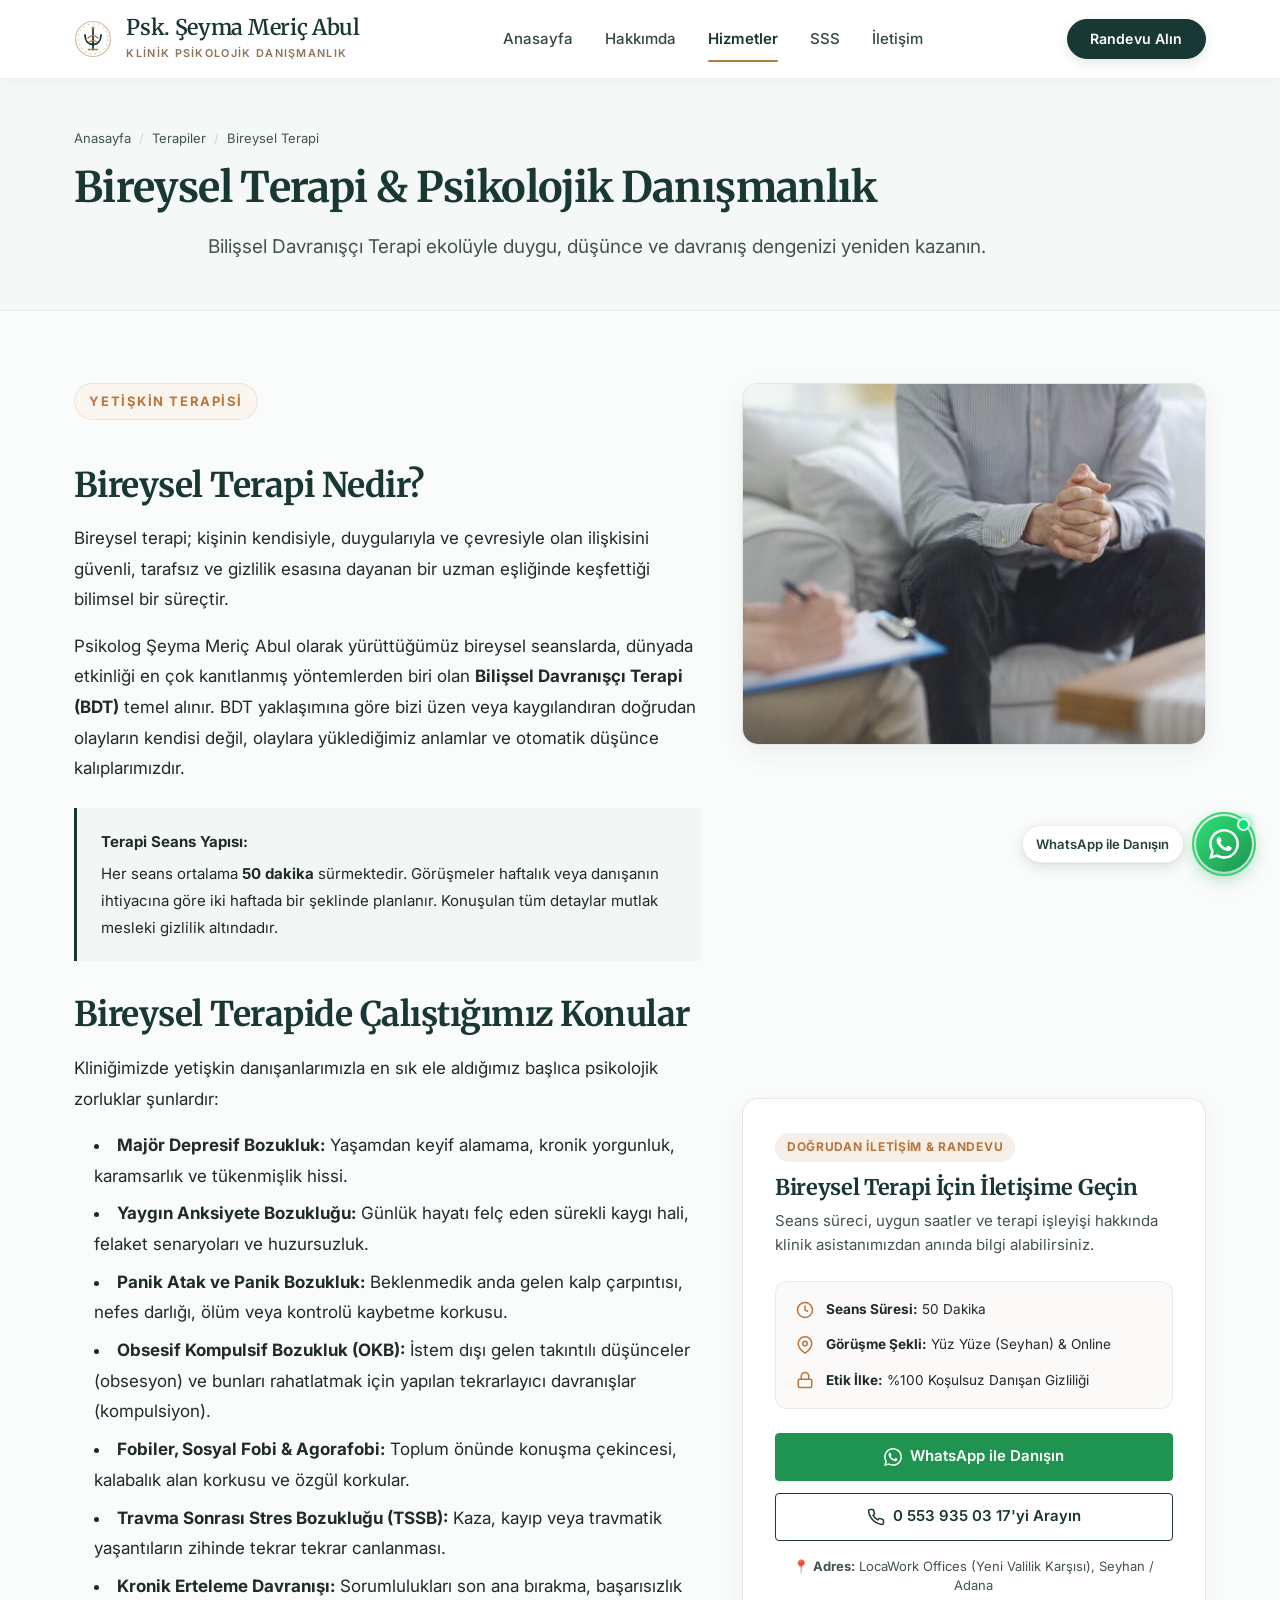
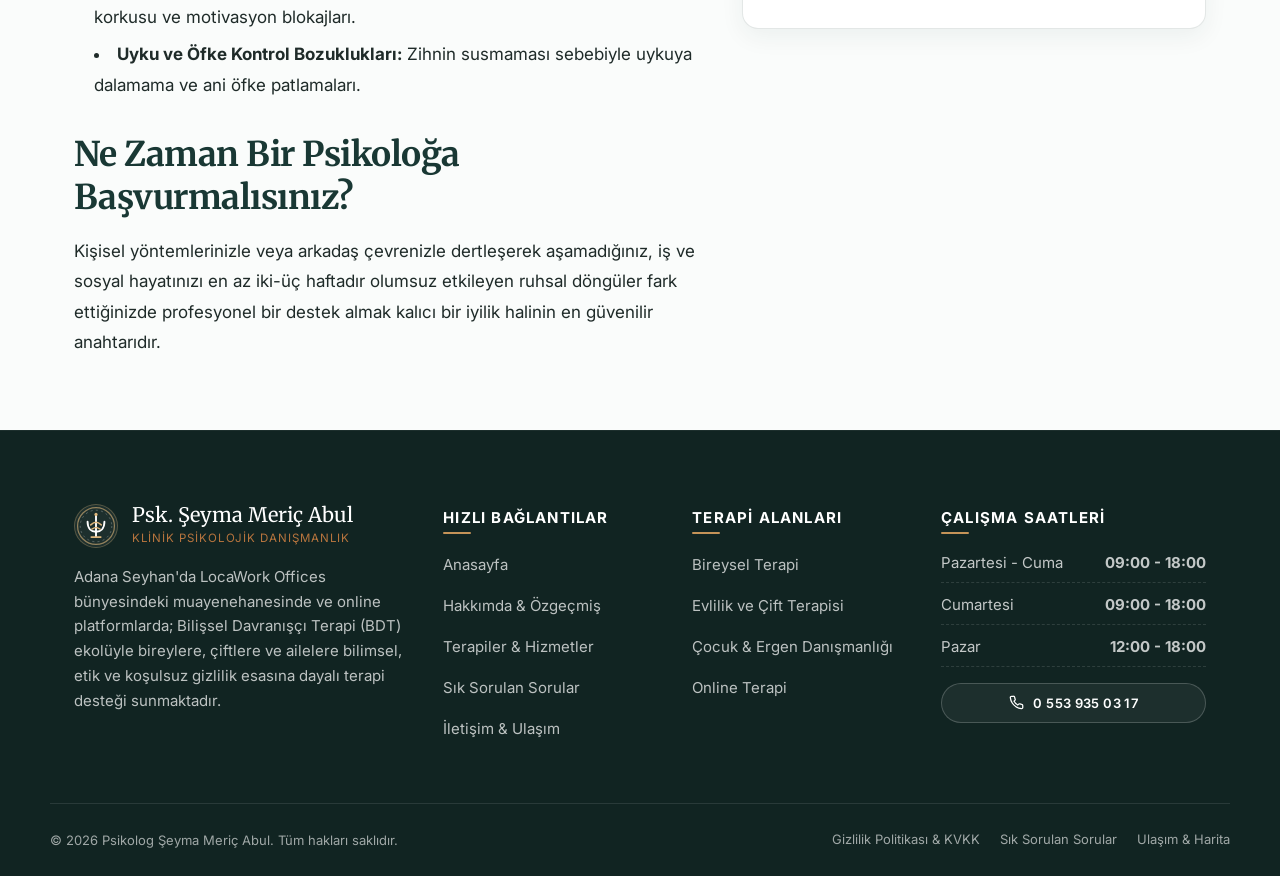
<file: bireysel-terapi.html>
<!DOCTYPE html>
<html lang="tr">
<head>
  <meta charset="UTF-8">
  <meta name="viewport" content="width=device-width, initial-scale=1.0">
  <title>Bireysel Terapi | Psikolog Şeyma Meriç Abul - Adana</title>
  <meta name="description" content="Adana'da Bilişsel Davranışçı Terapi (BDT) ekolüyle bireysel yetişkin terapisi. Depresyon, kaygı, panik atak, OKB ve fobi tedavisi için profesyonel destek.">
  <link rel="canonical" href="https://seymameric.com.tr/bireysel-terapi.html">
  
  <meta property="og:type" content="article">
  <meta property="og:url" content="https://seymameric.com.tr/bireysel-terapi.html">
  <meta property="og:title" content="Bireysel Terapi | Psk. Şeyma Meriç Abul">
  <meta property="og:description" content="Depresyon, anksiyete, panik atak ve içsel krizlerde BDT temelli bilimsel psikoterapi yaklaşımı.">
  <meta property="og:image" content="https://seymameric.com.tr/assets/images/bireysel-terapi.jpg">

  <link rel="icon" href="favicon.ico" sizes="any">
  <link rel="icon" type="image/png" sizes="32x32" href="assets/images/favicon-192.png">
  <link rel="apple-touch-icon" href="assets/images/favicon-192.png">

  <!-- Performans & Font Preconnect -->
  <link rel="preconnect" href="https://fonts.googleapis.com">
  <link rel="preconnect" href="https://fonts.gstatic.com" crossorigin>
  <link href="https://fonts.googleapis.com/css2?family=Inter:wght@400;500;600;700&family=Merriweather:ital,wght@0,400;0,700;1,400&display=swap" rel="stylesheet">

  <link rel="stylesheet" href="assets/css/style.css?v=4.4">

  <script type="application/ld+json">
  {
    "@context": "https://schema.org",
    "@type": ["MedicalWebPage", "Service"],
    "name": "Bireysel Yetişkin Terapisi & Psikolojik Danışmanlık",
    "serviceType": "Bireysel Psikoterapi",
    "provider": {
      "@type": ["LocalBusiness", "MedicalBusiness"],
      "name": "Psikolog Şeyma Meriç Abul",
      "telephone": "+905539350317",
      "address": {
        "@type": "PostalAddress",
        "streetAddress": "LocaWork Offices (Yeni Valilik Karşısı), Seyhan",
        "addressLocality": "Seyhan",
        "addressRegion": "Adana",
        "addressCountry": "TR"
      }
    },
    "url": "https://seymameric.com.tr/bireysel-terapi.html",
    "description": "Adana'da Bilişsel Davranışçı Terapi (BDT) ekolüyle depresyon, anksiyete, panik atak ve travma odaklı bireysel yetişkin psikolojik danışmanlık hizmeti."
  }
  </script>
</head>
<body>


  <a href="#main-content" class="skip-link">Ana İçeriğe Atla</a>

  <!-- Header -->
  <header class="site-header">
    <div class="container header-container">
      <a href="index.html" class="site-logo" aria-label="Psikolog Şeyma Meriç Abul Anasayfa">
        <div class="site-logo-icon" aria-hidden="true">
          <svg class="logo-symbol" width="38" height="38" viewBox="0 0 38 38" fill="none" xmlns="http://www.w3.org/2000/svg">
            <circle cx="19" cy="19" r="17.5" stroke="#b07d3b" stroke-width="1.2" stroke-opacity="0.5"/>
            <circle cx="19" cy="19" r="15" stroke="#193834" stroke-width="0.8" stroke-dasharray="2 3" stroke-opacity="0.35"/>
            <path d="M19 8.5V29.5" stroke="#193834" stroke-width="1.8" stroke-linecap="round"/>
            <path d="M11 15C11 21.5 14.5 24.5 19 24.5" stroke="#193834" stroke-width="1.8" stroke-linecap="round"/>
            <path d="M27 15C27 21.5 23.5 24.5 19 24.5" stroke="#193834" stroke-width="1.8" stroke-linecap="round"/>
            <path d="M14 18C16 16.2 17.5 15.5 19 15.5C20.5 15.5 22 16.2 24 18" stroke="#b07d3b" stroke-width="1.5" stroke-linecap="round"/>
            <path d="M15 22C17 20.8 18 20.3 19 20.3C20 20.3 21 20.8 23 22" stroke="#b07d3b" stroke-width="1.2" stroke-linecap="round"/>
            <circle cx="19" cy="8" r="1.5" fill="#b07d3b"/>
            <line x1="14.5" y1="29.5" x2="23.5" y2="29.5" stroke="#b07d3b" stroke-width="1.6" stroke-linecap="round"/>
          </svg>
        </div>
        <div class="site-logo-text">
          <span class="logo-title">Psk. Şeyma Meriç Abul</span>
          <span class="logo-tagline">Klinik Psikolojik Danışmanlık</span>
        </div>
      </a>

      <nav class="main-nav" aria-label="Ana Menü">
        <ul class="nav-list">
          <li><a href="index.html" class="nav-link">Anasayfa</a></li>
          <li><a href="hakkimda.html" class="nav-link">Hakkımda</a></li>
          <li><a href="hizmetler.html" class="nav-link active">Hizmetler</a></li>
          <li><a href="sss.html" class="nav-link">SSS</a></li>
          <li><a href="iletisim.html" class="nav-link">İletişim</a></li>
        </ul>
      </nav>

      <div class="header-cta">
        <a href="iletisim.html#randevu" class="btn btn-primary btn-sm">Randevu Alın</a>
      </div>

      <button type="button" class="nav-toggle" aria-label="Menüyü Aç" aria-expanded="false" aria-controls="mobileDrawer">
        <svg width="24" height="24" viewBox="0 0 24 24" fill="none" stroke="currentColor" stroke-width="2" aria-hidden="true"><line x1="3" y1="12" x2="21" y2="12"></line><line x1="3" y1="6" x2="21" y2="6"></line><line x1="3" y1="18" x2="21" y2="18"></line></svg>
      </button>
    </div>
  </header>

  <!-- Mobil Menü Çekmecesi -->
  <div class="mobile-drawer" id="mobileDrawer" aria-hidden="true">
    <div class="drawer-backdrop"></div>
    <div class="drawer-panel">
      <div class="drawer-header">
        <div style="display: flex; align-items: center; gap: 0.5rem;">
          <span class="logo-mark" style="width: 34px; height: 34px; font-size: 0.9rem;" aria-hidden="true">ŞM</span>
          <span class="logo-title" style="font-size: 1.1rem;">Psk. Şeyma Meriç</span>
        </div>
        <button type="button" class="drawer-close" aria-label="Menüyü Kapat">&times;</button>
      </div>
      <ul class="drawer-nav-list">
        <li><a href="index.html" class="drawer-nav-link">Anasayfa</a></li>
        <li><a href="hakkimda.html" class="drawer-nav-link">Hakkımda</a></li>
        <li><a href="hizmetler.html" class="drawer-nav-link">Terapiler & Hizmetler</a></li>
        <li><a href="bireysel-terapi.html" class="drawer-nav-link" style="font-size: 0.9rem; padding-left: 1rem; color: var(--color-primary); font-weight: 700;">&bull; Bireysel Terapi</a></li>
        <li><a href="cift-terapisi.html" class="drawer-nav-link" style="font-size: 0.9rem; padding-left: 1rem; color: var(--color-text-muted);">&bull; Çift & Evlilik Terapisi</a></li>
        <li><a href="cocuk-ergen-terapisi.html" class="drawer-nav-link" style="font-size: 0.9rem; padding-left: 1rem; color: var(--color-text-muted);">&bull; Çocuk & Ergen Danışmanlığı</a></li>
        <li><a href="online-terapi.html" class="drawer-nav-link" style="font-size: 0.9rem; padding-left: 1rem; color: var(--color-text-muted);">&bull; Online Terapi</a></li>
        <li><a href="sss.html" class="drawer-nav-link">Sık Sorulan Sorular</a></li>
        <li><a href="iletisim.html" class="drawer-nav-link">İletişim & Ulaşım</a></li>
      </ul>
      <div style="margin-top: auto; display: flex; flex-direction: column; gap: 0.75rem;">
        <a href="tel:05539350317" class="btn btn-outline btn-sm">Telefonla Arayın</a>
        <a href="https://wa.me/905539350317?text=Merhaba%2C%20terapi%20s%C3%BCreci%20ve%20seans%20i%C5%9Fleyi%C5%9Fi%20hakk%C4%B1nda%20bilgi%20alabilir%20miyim%3F" class="btn btn-whatsapp btn-sm">WhatsApp ile Yazın</a>
      </div>
    </div>
  </div>

  <main id="main-content">
    <div class="page-hero">
      <div class="container">
        <ul class="breadcrumb" aria-label="Ekmek Kırıntısı">
          <li><a href="index.html">Anasayfa</a></li>
          <li class="breadcrumb-separator">/</li>
          <li><a href="hizmetler.html">Terapiler</a></li>
          <li class="breadcrumb-separator">/</li>
          <li aria-current="page">Bireysel Terapi</li>
        </ul>
        <h1>Bireysel Terapi & Psikolojik Danışmanlık</h1>
        <p class="section-lead" style="margin-bottom: 0;">Bilişsel Davranışçı Terapi ekolüyle duygu, düşünce ve davranış dengenizi yeniden kazanın.</p>
      </div>
    </div>

    <section class="section">
      <div class="container">
        <div class="service-detail-grid">
          <div class="service-main-content article-body">
            <span class="section-subtitle">Yetişkin Terapisi</span>
            <h2>Bireysel Terapi Nedir?</h2>
            <p>
              Bireysel terapi; kişinin kendisiyle, duygularıyla ve çevresiyle olan ilişkisini güvenli, tarafsız ve gizlilik esasına dayanan bir uzman eşliğinde keşfettiği bilimsel bir süreçtir.
            </p>
            <p>
              Psikolog Şeyma Meriç Abul olarak yürüttüğümüz bireysel seanslarda, dünyada etkinliği en çok kanıtlanmış yöntemlerden biri olan <strong>Bilişsel Davranışçı Terapi (BDT)</strong> temel alınır. BDT yaklaşımına göre bizi üzen veya kaygılandıran doğrudan olayların kendisi değil, olaylara yüklediğimiz anlamlar ve otomatik düşünce kalıplarımızdır.
            </p>

            <div class="feature-box">
              <strong>Terapi Seans Yapısı:</strong>
              <p style="margin: 0.35rem 0 0 0; font-size: var(--text-sm);">
                Her seans ortalama <strong>50 dakika</strong> sürmektedir. Görüşmeler haftalık veya danışanın ihtiyacına göre iki haftada bir şeklinde planlanır. Konuşulan tüm detaylar mutlak mesleki gizlilik altındadır.
              </p>
            </div>

            <h2>Bireysel Terapide Çalıştığımız Konular</h2>
            <p>Kliniğimizde yetişkin danışanlarımızla en sık ele aldığımız başlıca psikolojik zorluklar şunlardır:</p>
            
            <ul>
              <li><strong>Majör Depresif Bozukluk:</strong> Yaşamdan keyif alamama, kronik yorgunluk, karamsarlık ve tükenmişlik hissi.</li>
              <li><strong>Yaygın Anksiyete Bozukluğu:</strong> Günlük hayatı felç eden sürekli kaygı hali, felaket senaryoları ve huzursuzluk.</li>
              <li><strong>Panik Atak ve Panik Bozukluk:</strong> Beklenmedik anda gelen kalp çarpıntısı, nefes darlığı, ölüm veya kontrolü kaybetme korkusu.</li>
              <li><strong>Obsesif Kompulsif Bozukluk (OKB):</strong> İstem dışı gelen takıntılı düşünceler (obsesyon) ve bunları rahatlatmak için yapılan tekrarlayıcı davranışlar (kompulsiyon).</li>
              <li><strong>Fobiler, Sosyal Fobi & Agorafobi:</strong> Toplum önünde konuşma çekincesi, kalabalık alan korkusu ve özgül korkular.</li>
              <li><strong>Travma Sonrası Stres Bozukluğu (TSSB):</strong> Kaza, kayıp veya travmatik yaşantıların zihinde tekrar tekrar canlanması.</li>
              <li><strong>Kronik Erteleme Davranışı:</strong> Sorumlulukları son ana bırakma, başarısızlık korkusu ve motivasyon blokajları.</li>
              <li><strong>Uyku ve Öfke Kontrol Bozuklukları:</strong> Zihnin susmaması sebebiyle uykuya dalamama ve ani öfke patlamaları.</li>
            </ul>

            <h2>Ne Zaman Bir Psikoloğa Başvurmalısınız?</h2>
            <p>
              Kişisel yöntemlerinizle veya arkadaş çevrenizle dertleşerek aşamadığınız, iş ve sosyal hayatınızı en az iki-üç haftadır olumsuz etkileyen ruhsal döngüler fark ettiğinizde profesyonel bir destek almak kalıcı bir iyilik halinin en güvenilir anahtarıdır.
            </p>
          </div>

            <div class="service-media-card">
              <img src="assets/images/bireysel-terapi.jpg" alt="Bireysel Terapi Danışmanlığı" width="600" height="420">
            </div>

            <div class="service-contact-card">
              <span class="service-contact-badge">Doğrudan İletişim & Randevu</span>
              <h3 class="service-contact-title">Bireysel Terapi İçin İletişime Geçin</h3>
              <p class="service-contact-desc">
                Seans süreci, uygun saatler ve terapi işleyişi hakkında klinik asistanımızdan anında bilgi alabilirsiniz.
              </p>

              <div class="service-session-facts">
                <div class="session-fact-item">
                  <svg width="18" height="18" viewBox="0 0 24 24" fill="none" stroke="currentColor" stroke-width="2"><circle cx="12" cy="12" r="10"></circle><polyline points="12 6 12 12 16 14"></polyline></svg>
                  <span><strong>Seans Süresi:</strong> 50 Dakika</span>
                </div>
                <div class="session-fact-item">
                  <svg width="18" height="18" viewBox="0 0 24 24" fill="none" stroke="currentColor" stroke-width="2"><path d="M21 10c0 7-9 13-9 13s-9-6-9-13a9 9 0 0 1 18 0z"></path><circle cx="12" cy="10" r="3"></circle></svg>
                  <span><strong>Görüşme Şekli:</strong> Yüz Yüze (Seyhan) & Online</span>
                </div>
                <div class="session-fact-item">
                  <svg width="18" height="18" viewBox="0 0 24 24" fill="none" stroke="currentColor" stroke-width="2"><rect x="3" y="11" width="18" height="11" rx="2" ry="2"></rect><path d="M7 11V7a5 5 0 0 1 10 0v4"></path></svg>
                  <span><strong>Etik İlke:</strong> %100 Koşulsuz Danışan Gizliliği</span>
                </div>
              </div>

              <div class="service-contact-actions">
                <a href="https://wa.me/905539350317?text=Merhaba%2C%20terapi%20s%C3%BCreci%20ve%20seans%20i%C5%9Fleyi%C5%9Fi%20hakk%C4%B1nda%20bilgi%20alabilir%20miyim%3F" target="_blank" rel="noopener noreferrer" class="btn btn-whatsapp" style="width: 100%;">
                  <svg width="18" height="18" viewBox="0 0 24 24" fill="currentColor"><path d="M.057 24l1.687-6.163c-1.041-1.804-1.588-3.849-1.587-5.946.003-6.556 5.338-11.891 11.893-11.891 3.181.001 6.167 1.24 8.413 3.488 2.245 2.248 3.481 5.236 3.48 8.414-.003 6.557-5.338 11.892-11.893 11.892-1.99-.001-3.951-.5-5.688-1.448l-6.305 1.654zm6.597-3.807c1.676.995 3.276 1.591 5.392 1.592 5.448 0 9.886-4.434 9.889-9.885.002-5.462-4.415-9.89-9.881-9.892-5.452 0-9.887 4.434-9.889 9.884-.001 2.225.651 3.891 1.746 5.634l-.999 3.648 3.742-.981zm11.387-5.464c-.074-.124-.272-.198-.57-.347-.297-.149-1.758-.868-2.031-.967-.272-.099-.47-.149-.669.149-.198.297-.768.967-.941 1.165-.173.198-.347.223-.644.074-.297-.149-1.255-.462-2.39-1.475-.883-.788-1.48-1.761-1.653-2.059-.173-.297-.018-.458.13-.606.134-.133.297-.347.446-.521.151-.172.2-.296.3-.495.099-.198.05-.372-.025-.521-.075-.148-.669-1.611-.916-2.206-.242-.579-.487-.501-.669-.51l-.57-.01c-.198 0-.52.074-.792.372s-1.04 1.016-1.04 2.479 1.065 2.876 1.213 3.074c.149.198 2.095 3.2 5.076 4.487.709.306 1.263.489 1.694.626.712.226 1.36.194 1.872.118.571-.085 1.758-.719 2.006-1.413.248-.695.248-1.29.173-1.414z"/></svg>
                  WhatsApp ile Danışın
                </a>
                <a href="tel:05539350317" class="btn btn-outline" style="width: 100%;">
                  <svg width="18" height="18" viewBox="0 0 24 24" fill="none" stroke="currentColor" stroke-width="2"><path d="M22 16.92v3a2 2 0 0 1-2.18 2 19.79 19.79 0 0 1-8.63-3.07 19.5 19.5 0 0 1-6-6 19.79 19.79 0 0 1-3.07-8.67A2 2 0 0 1 4.11 2h3a2 2 0 0 1 2 1.72 12.84 12.84 0 0 0 .7 2.81 2 2 0 0 1-.45 2.11L8.09 9.91a16 16 0 0 0 6 6l1.27-1.27a2 2 0 0 1 2.11-.45 12.84 12.84 0 0 0 2.81.7A2 2 0 0 1 22 16.92z"></path></svg>
                  0 553 935 03 17'yi Arayın
                </a>
              </div>
              <p class="service-contact-note">
                📍 <strong>Adres:</strong> LocaWork Offices (Yeni Valilik Karşısı), Seyhan / Adana
              </p>
            </div>
        </div>
      </div>
    </section>
  </main>

  <!-- Footer -->
  <footer class="site-footer">
    <div class="container footer-grid">
      <div>
        <a href="index.html" class="footer-logo" aria-label="Psikolog Şeyma Meriç Abul Anasayfa">
          <div class="footer-logo-icon" aria-hidden="true">
            <svg width="40" height="40" viewBox="0 0 38 38" fill="none" xmlns="http://www.w3.org/2000/svg">
              <circle cx="19" cy="19" r="17.5" stroke="#dfb77c" stroke-width="1.2" stroke-opacity="0.6"/>
              <circle cx="19" cy="19" r="15" stroke="#ffffff" stroke-width="0.8" stroke-dasharray="2 3" stroke-opacity="0.3"/>
              <path d="M19 8.5V29.5" stroke="#ffffff" stroke-width="1.8" stroke-linecap="round"/>
              <path d="M11 15C11 21.5 14.5 24.5 19 24.5" stroke="#ffffff" stroke-width="1.8" stroke-linecap="round"/>
              <path d="M27 15C27 21.5 23.5 24.5 19 24.5" stroke="#ffffff" stroke-width="1.8" stroke-linecap="round"/>
              <path d="M14 18C16 16.2 17.5 15.5 19 15.5C20.5 15.5 22 16.2 24 18" stroke="#dfb77c" stroke-width="1.5" stroke-linecap="round"/>
              <path d="M15 22C17 20.8 18 20.3 19 20.3C20 20.3 21 20.8 23 22" stroke="#dfb77c" stroke-width="1.2" stroke-linecap="round"/>
              <circle cx="19" cy="8" r="1.5" fill="#dfb77c"/>
              <line x1="14.5" y1="29.5" x2="23.5" y2="29.5" stroke="#dfb77c" stroke-width="1.6" stroke-linecap="round"/>
            </svg>
          </div>
          <div class="footer-logo-text">
            <span class="footer-logo-title">Psk. Şeyma Meriç Abul</span>
            <span class="footer-logo-tagline">Klinik Psikolojik Danışmanlık</span>
          </div>
        </a>
        <p class="footer-about">
          Adana Seyhan'da LocaWork Offices bünyesindeki muayenehanesinde ve online platformlarda; Bilişsel Davranışçı Terapi (BDT) ekolüyle bireylere, çiftlere ve ailelere bilimsel, etik ve koşulsuz gizlilik esasına dayalı terapi desteği sunmaktadır.
        </p>
      </div>

      <div>
        <h4 class="footer-title">Hızlı Bağlantılar</h4>
        <ul class="footer-links">
          <li><a href="index.html">Anasayfa</a></li>
          <li><a href="hakkimda.html">Hakkımda & Özgeçmiş</a></li>
          <li><a href="hizmetler.html">Terapiler & Hizmetler</a></li>
          <li><a href="sss.html">Sık Sorulan Sorular</a></li>
          <li><a href="iletisim.html">İletişim & Ulaşım</a></li>
        </ul>
      </div>

      <div>
        <h4 class="footer-title">Terapi Alanları</h4>
        <ul class="footer-links">
          <li><a href="bireysel-terapi.html">Bireysel Terapi</a></li>
          <li><a href="cift-terapisi.html">Evlilik ve Çift Terapisi</a></li>
          <li><a href="cocuk-ergen-terapisi.html">Çocuk & Ergen Danışmanlığı</a></li>
          <li><a href="online-terapi.html">Online Terapi</a></li>
        </ul>
      </div>

      <div>
        <h4 class="footer-title">Çalışma Saatleri</h4>
        <ul class="footer-hours-list">
          <li class="footer-hours-item"><span>Pazartesi - Cuma</span><strong>09:00 - 18:00</strong></li>
          <li class="footer-hours-item"><span>Cumartesi</span><strong>09:00 - 18:00</strong></li>
          <li class="footer-hours-item"><span>Pazar</span><strong>12:00 - 18:00</strong></li>
        </ul>
        <div style="margin-top: 1rem;">
          <a href="tel:05539350317" class="btn btn-outline-white btn-sm" style="width: 100%;"><svg width="15" height="15" viewBox="0 0 24 24" fill="none" stroke="currentColor" stroke-width="2" aria-hidden="true"><path d="M22 16.92v3a2 2 0 0 1-2.18 2 19.79 19.79 0 0 1-8.63-3.07 19.5 19.5 0 0 1-6-6 19.79 19.79 0 0 1-3.07-8.67A2 2 0 0 1 4.11 2h3a2 2 0 0 1 2 1.72 12.84 12.84 0 0 0 .7 2.81 2 2 0 0 1-.45 2.11L8.09 9.91a16 16 0 0 0 6 6l1.27-1.27a2 2 0 0 1 2.11-.45 12.84 12.84 0 0 0 2.81.7A2 2 0 0 1 22 16.92z"></path></svg> 0 553 935 03 17</a>
        </div>
      </div>
    </div>

    <div class="container footer-bottom">
      <div>&copy; 2026 Psikolog Şeyma Meriç Abul. Tüm hakları saklıdır.</div>
      <div class="footer-bottom-links">
        <a href="gizlilik-politikasi.html">Gizlilik Politikası & KVKK</a>
        <a href="sss.html">Sık Sorulan Sorular</a>
        <a href="iletisim.html">Ulaşım & Harita</a>
      </div>
    </div>
  </footer>
  <!-- Sabit WhatsApp Butonu (Canlı Messenger Efektli) -->
  <div class="whatsapp-float-wrapper">
    <span class="whatsapp-float-tooltip">WhatsApp ile Danışın</span>
    <a href="https://wa.me/905539350317?text=Merhaba%2C%20terapi%20s%C3%BCreci%20ve%20seans%20i%C5%9Fleyi%C5%9Fi%20hakk%C4%B1nda%20bilgi%20alabilir%20miyim%3F" class="whatsapp-float" target="_blank" rel="noopener noreferrer" aria-label="WhatsApp üzerinden mesaj gönderin">
      <span class="whatsapp-pulse-ring" aria-hidden="true"></span>
      <span class="whatsapp-pulse-ring delay" aria-hidden="true"></span>
      <span class="whatsapp-online-dot" title="Çevrimiçi Danışma" aria-hidden="true"></span>
      <svg class="whatsapp-float-icon" viewBox="0 0 24 24" aria-hidden="true"><path d="M.057 24l1.687-6.163c-1.041-1.804-1.588-3.849-1.587-5.946.003-6.556 5.338-11.891 11.893-11.891 3.181.001 6.167 1.24 8.413 3.488 2.245 2.248 3.481 5.236 3.48 8.414-.003 6.557-5.338 11.892-11.893 11.892-1.99-.001-3.951-.5-5.688-1.448l-6.305 1.654zm6.597-3.807c1.676.995 3.276 1.591 5.392 1.592 5.448 0 9.886-4.434 9.889-9.885.002-5.462-4.415-9.89-9.881-9.892-5.452 0-9.887 4.434-9.889 9.884-.001 2.225.651 3.891 1.746 5.634l-.999 3.648 3.742-.981zm11.387-5.464c-.074-.124-.272-.198-.57-.347-.297-.149-1.758-.868-2.031-.967-.272-.099-.47-.149-.669.149-.198.297-.768.967-.941 1.165-.173.198-.347.223-.644.074-.297-.149-1.255-.462-2.39-1.475-.883-.788-1.48-1.761-1.653-2.059-.173-.297-.018-.458.13-.606.134-.133.297-.347.446-.521.151-.172.2-.296.3-.495.099-.198.05-.372-.025-.521-.075-.148-.669-1.611-.916-2.206-.242-.579-.487-.501-.669-.51l-.57-.01c-.198 0-.52.074-.792.372s-1.04 1.016-1.04 2.479 1.065 2.876 1.213 3.074c.149.198 2.095 3.2 5.076 4.487.709.306 1.263.489 1.694.626.712.226 1.36.194 1.872.118.571-.085 1.758-.719 2.006-1.413.248-.695.248-1.29.173-1.414z"/></svg>
    </a>
  </div>

  <aside class="mobile-action-bar" aria-label="Hızlı İletişim">
    <div class="mobile-action-bar-inner">
      <a href="tel:05539350317" class="btn btn-outline btn-sm">Telefonla Ara</a>
      <a href="https://wa.me/905539350317?text=Merhaba%2C%20terapi%20s%C3%BCreci%20ve%20seans%20i%C5%9Fleyi%C5%9Fi%20hakk%C4%B1nda%20bilgi%20alabilir%20miyim%3F" target="_blank" rel="noopener noreferrer" class="btn btn-whatsapp btn-sm">WhatsApp</a>
    </div>
  </aside>

  <script src="assets/js/main.js?v=3.9"></script>
</body>
</html>
</file>
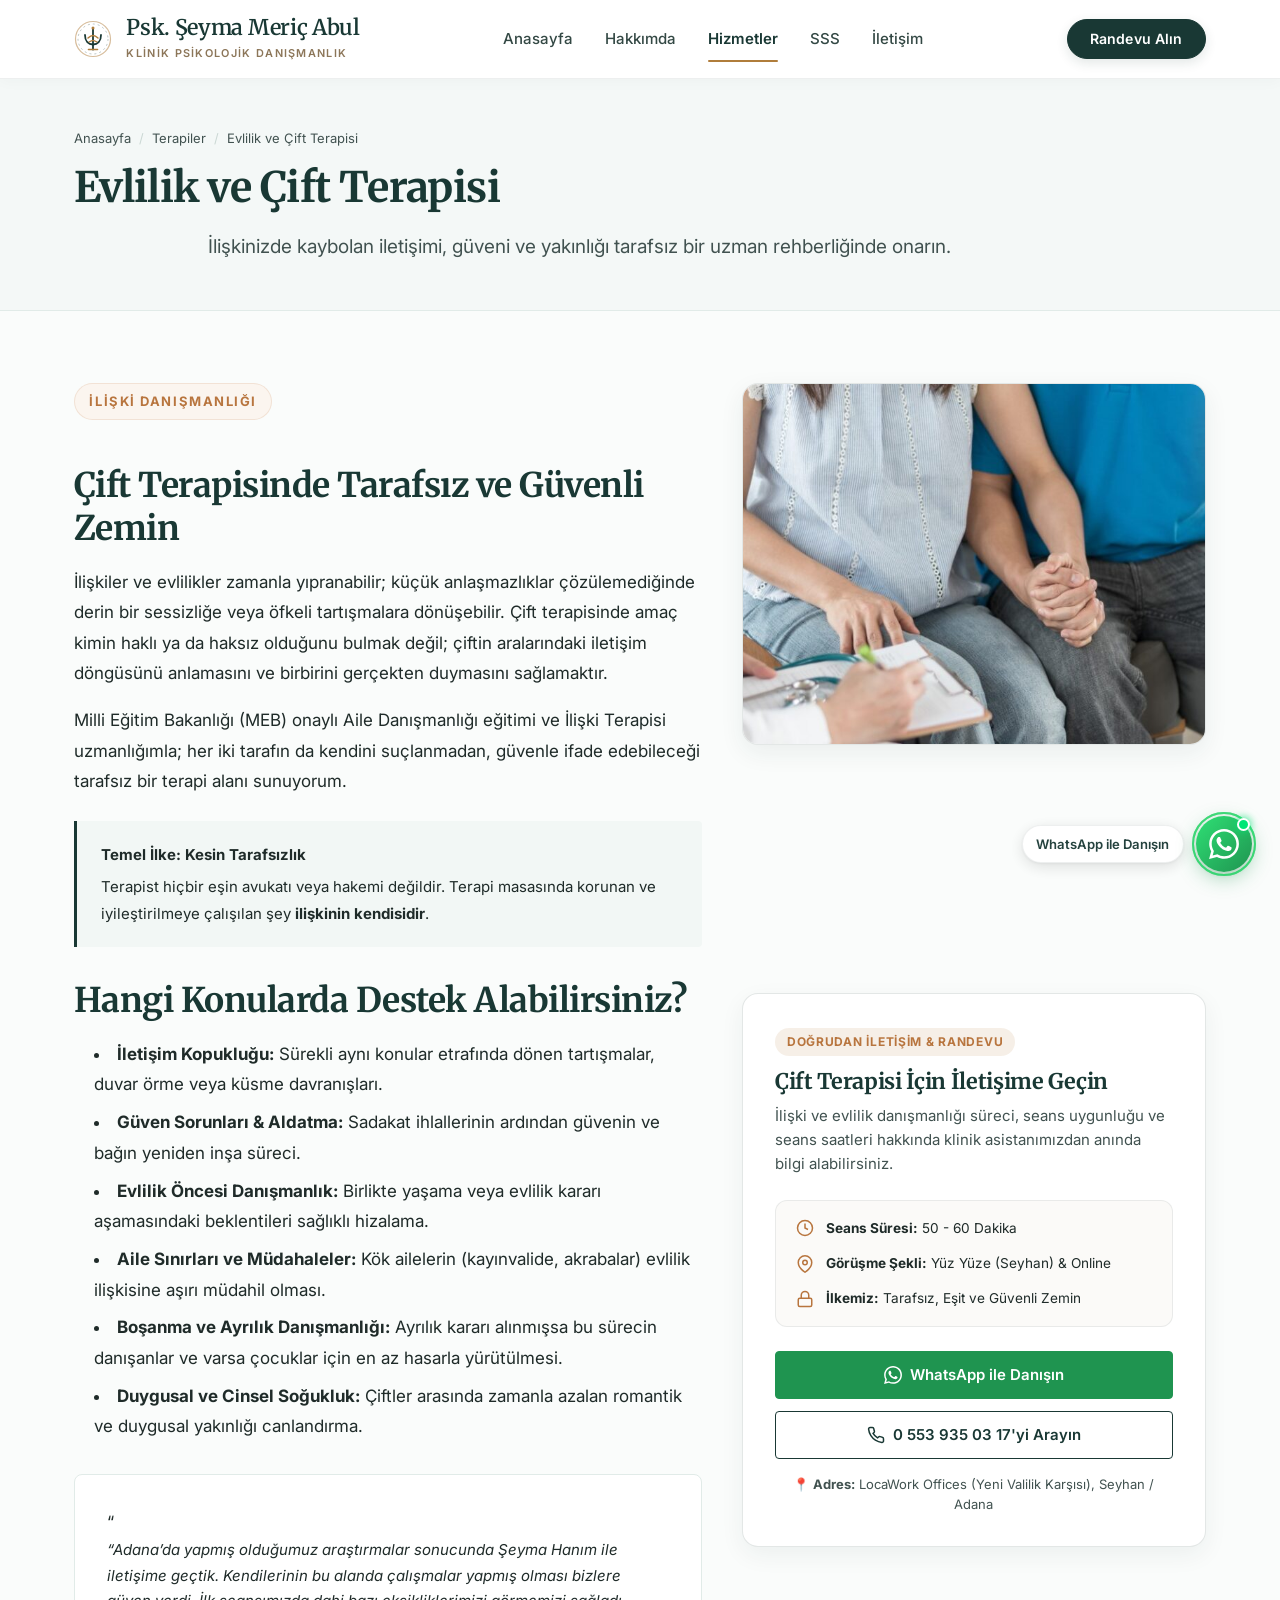
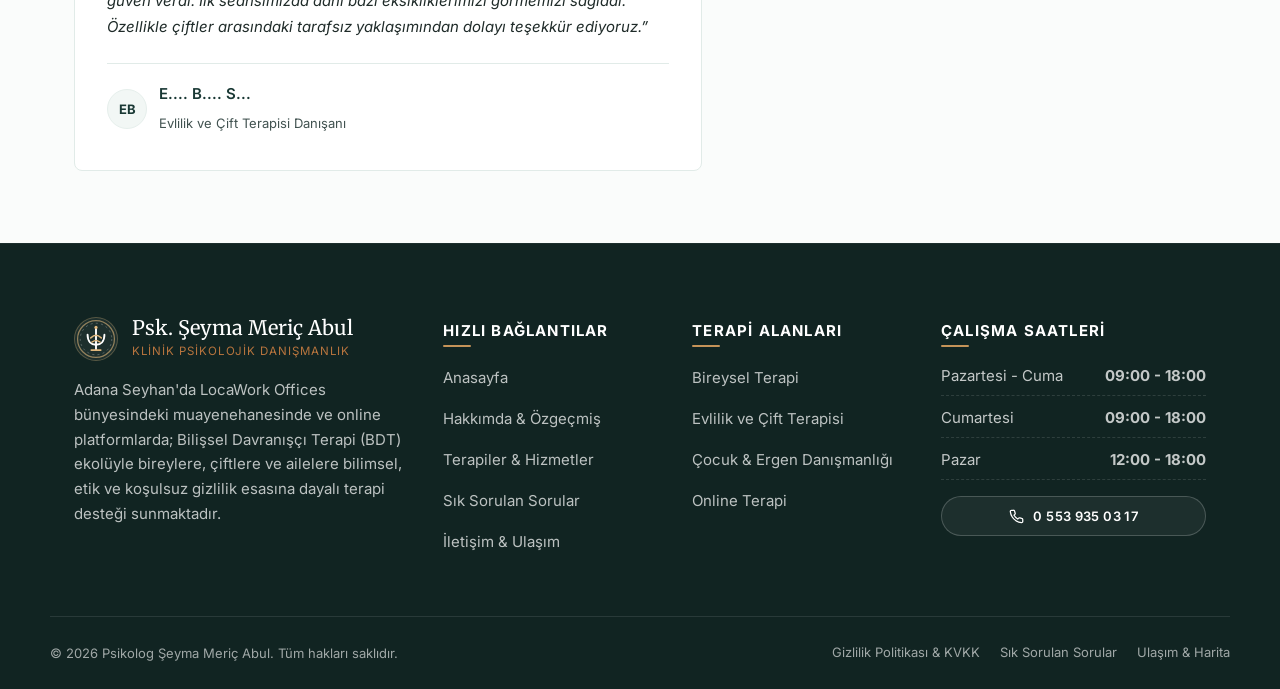
<file: cift-terapisi.html>
<!DOCTYPE html>
<html lang="tr">
<head>
  <meta charset="UTF-8">
  <meta name="viewport" content="width=device-width, initial-scale=1.0">
  <title>Evlilik ve Çift Terapisi | Psikolog Şeyma Meriç Abul - Adana</title>
  <meta name="description" content="Adana'da MEB onaylı Aile Danışmanı Psikolog Şeyma Meriç Abul ile evlilik, çift ve ilişki terapisi. Tarafsız yaklaşım, iletişim ve güven odaklı çözümler.">
  <link rel="canonical" href="https://seymameric.com.tr/cift-terapisi.html">
  
  <meta property="og:type" content="article">
  <meta property="og:url" content="https://seymameric.com.tr/cift-terapisi.html">
  <meta property="og:title" content="Evlilik ve Çift Terapisi | Psk. Şeyma Meriç Abul">
  <meta property="og:description" content="İlişki çatışmaları, iletişim tıkanıklıkları ve güven kırılmalarında tarafsız, profesyonel çift danışmanlığı.">
  <meta property="og:image" content="https://seymameric.com.tr/assets/images/cift-terapisi.jpg">

  <link rel="icon" href="favicon.ico" sizes="any">
  <link rel="icon" type="image/png" sizes="32x32" href="assets/images/favicon-192.png">
  <link rel="apple-touch-icon" href="assets/images/favicon-192.png">

  <!-- Performans & Font Preconnect -->
  <link rel="preconnect" href="https://fonts.googleapis.com">
  <link rel="preconnect" href="https://fonts.gstatic.com" crossorigin>
  <link href="https://fonts.googleapis.com/css2?family=Inter:wght@400;500;600;700&family=Merriweather:ital,wght@0,400;0,700;1,400&display=swap" rel="stylesheet">

  <link rel="stylesheet" href="assets/css/style.css?v=4.4">

  <script type="application/ld+json">
  {
    "@context": "https://schema.org",
    "@type": ["MedicalWebPage", "Service"],
    "name": "Evlilik ve Çift Terapisi & Aile Danışmanlığı",
    "serviceType": "Çift ve Evlilik Terapisi",
    "provider": {
      "@type": ["LocalBusiness", "MedicalBusiness"],
      "name": "Psikolog Şeyma Meriç Abul",
      "telephone": "+905539350317",
      "address": {
        "@type": "PostalAddress",
        "streetAddress": "LocaWork Offices (Yeni Valilik Karşısı), Seyhan",
        "addressLocality": "Seyhan",
        "addressRegion": "Adana",
        "addressCountry": "TR"
      }
    },
    "url": "https://seymameric.com.tr/cift-terapisi.html",
    "description": "Adana'da MEB onaylı Aile Danışmanı Psikolog Şeyma Meriç Abul ile ilişki iletişimi, güven problemleri, duygusal kopukluk ve boşanma adaptasyonu çift terapisi."
  }
  </script>
</head>
<body>


  <a href="#main-content" class="skip-link">Ana İçeriğe Atla</a>

  <header class="site-header">
    <div class="container header-container">
      <a href="index.html" class="site-logo" aria-label="Psikolog Şeyma Meriç Abul Anasayfa">
        <div class="site-logo-icon" aria-hidden="true">
          <svg class="logo-symbol" width="38" height="38" viewBox="0 0 38 38" fill="none" xmlns="http://www.w3.org/2000/svg">
            <circle cx="19" cy="19" r="17.5" stroke="#b07d3b" stroke-width="1.2" stroke-opacity="0.5"/>
            <circle cx="19" cy="19" r="15" stroke="#193834" stroke-width="0.8" stroke-dasharray="2 3" stroke-opacity="0.35"/>
            <path d="M19 8.5V29.5" stroke="#193834" stroke-width="1.8" stroke-linecap="round"/>
            <path d="M11 15C11 21.5 14.5 24.5 19 24.5" stroke="#193834" stroke-width="1.8" stroke-linecap="round"/>
            <path d="M27 15C27 21.5 23.5 24.5 19 24.5" stroke="#193834" stroke-width="1.8" stroke-linecap="round"/>
            <path d="M14 18C16 16.2 17.5 15.5 19 15.5C20.5 15.5 22 16.2 24 18" stroke="#b07d3b" stroke-width="1.5" stroke-linecap="round"/>
            <path d="M15 22C17 20.8 18 20.3 19 20.3C20 20.3 21 20.8 23 22" stroke="#b07d3b" stroke-width="1.2" stroke-linecap="round"/>
            <circle cx="19" cy="8" r="1.5" fill="#b07d3b"/>
            <line x1="14.5" y1="29.5" x2="23.5" y2="29.5" stroke="#b07d3b" stroke-width="1.6" stroke-linecap="round"/>
          </svg>
        </div>
        <div class="site-logo-text">
          <span class="logo-title">Psk. Şeyma Meriç Abul</span>
          <span class="logo-tagline">Klinik Psikolojik Danışmanlık</span>
        </div>
      </a>

      <nav class="main-nav" aria-label="Ana Menü">
        <ul class="nav-list">
          <li><a href="index.html" class="nav-link">Anasayfa</a></li>
          <li><a href="hakkimda.html" class="nav-link">Hakkımda</a></li>
          <li><a href="hizmetler.html" class="nav-link active">Hizmetler</a></li>
          <li><a href="sss.html" class="nav-link">SSS</a></li>
          <li><a href="iletisim.html" class="nav-link">İletişim</a></li>
        </ul>
      </nav>

      <div class="header-cta">
        <a href="iletisim.html#randevu" class="btn btn-primary btn-sm">Randevu Alın</a>
      </div>

      <button type="button" class="nav-toggle" aria-label="Menüyü Aç" aria-expanded="false" aria-controls="mobileDrawer">
        <svg width="24" height="24" viewBox="0 0 24 24" fill="none" stroke="currentColor" stroke-width="2" aria-hidden="true"><line x1="3" y1="12" x2="21" y2="12"></line><line x1="3" y1="6" x2="21" y2="6"></line><line x1="3" y1="18" x2="21" y2="18"></line></svg>
      </button>
    </div>
  </header>

  <!-- Mobil Menü Çekmecesi -->
  <div class="mobile-drawer" id="mobileDrawer" aria-hidden="true">
    <div class="drawer-backdrop"></div>
    <div class="drawer-panel">
      <div class="drawer-header">
        <div style="display: flex; align-items: center; gap: 0.5rem;">
          <span class="logo-mark" style="width: 34px; height: 34px; font-size: 0.9rem;" aria-hidden="true">ŞM</span>
          <span class="logo-title" style="font-size: 1.1rem;">Psk. Şeyma Meriç</span>
        </div>
        <button type="button" class="drawer-close" aria-label="Menüyü Kapat">&times;</button>
      </div>
      <ul class="drawer-nav-list">
        <li><a href="index.html" class="drawer-nav-link">Anasayfa</a></li>
        <li><a href="hakkimda.html" class="drawer-nav-link">Hakkımda</a></li>
        <li><a href="hizmetler.html" class="drawer-nav-link">Terapiler & Hizmetler</a></li>
        <li><a href="bireysel-terapi.html" class="drawer-nav-link" style="font-size: 0.9rem; padding-left: 1rem; color: var(--color-text-muted);">&bull; Bireysel Terapi</a></li>
        <li><a href="cift-terapisi.html" class="drawer-nav-link" style="font-size: 0.9rem; padding-left: 1rem; color: var(--color-primary); font-weight: 700;">&bull; Çift & Evlilik Terapisi</a></li>
        <li><a href="cocuk-ergen-terapisi.html" class="drawer-nav-link" style="font-size: 0.9rem; padding-left: 1rem; color: var(--color-text-muted);">&bull; Çocuk & Ergen Danışmanlığı</a></li>
        <li><a href="online-terapi.html" class="drawer-nav-link" style="font-size: 0.9rem; padding-left: 1rem; color: var(--color-text-muted);">&bull; Online Terapi</a></li>
        <li><a href="sss.html" class="drawer-nav-link">Sık Sorulan Sorular</a></li>
        <li><a href="iletisim.html" class="drawer-nav-link">İletişim & Ulaşım</a></li>
      </ul>
      <div style="margin-top: auto; display: flex; flex-direction: column; gap: 0.75rem;">
        <a href="tel:05539350317" class="btn btn-outline btn-sm">Telefonla Arayın</a>
        <a href="https://wa.me/905539350317?text=Merhaba%2C%20terapi%20s%C3%BCreci%20ve%20seans%20i%C5%9Fleyi%C5%9Fi%20hakk%C4%B1nda%20bilgi%20alabilir%20miyim%3F" class="btn btn-whatsapp btn-sm">WhatsApp ile Yazın</a>
      </div>
    </div>
  </div>

  <main id="main-content">
    <div class="page-hero">
      <div class="container">
        <ul class="breadcrumb" aria-label="Ekmek Kırıntısı">
          <li><a href="index.html">Anasayfa</a></li>
          <li class="breadcrumb-separator">/</li>
          <li><a href="hizmetler.html">Terapiler</a></li>
          <li class="breadcrumb-separator">/</li>
          <li aria-current="page">Evlilik ve Çift Terapisi</li>
        </ul>
        <h1>Evlilik ve Çift Terapisi</h1>
        <p class="section-lead" style="margin-bottom: 0;">İlişkinizde kaybolan iletişimi, güveni ve yakınlığı tarafsız bir uzman rehberliğinde onarın.</p>
      </div>
    </div>

    <section class="section">
      <div class="container">
        <div class="service-detail-grid">
          <div class="service-main-content article-body">
            <span class="section-subtitle">İlişki Danışmanlığı</span>
            <h2>Çift Terapisinde Tarafsız ve Güvenli Zemin</h2>
            <p>
              İlişkiler ve evlilikler zamanla yıpranabilir; küçük anlaşmazlıklar çözülemediğinde derin bir sessizliğe veya öfkeli tartışmalara dönüşebilir. Çift terapisinde amaç kimin haklı ya da haksız olduğunu bulmak değil; çiftin aralarındaki iletişim döngüsünü anlamasını ve birbirini gerçekten duymasını sağlamaktır.
            </p>
            <p>
              Milli Eğitim Bakanlığı (MEB) onaylı Aile Danışmanlığı eğitimi ve İlişki Terapisi uzmanlığımla; her iki tarafın da kendini suçlanmadan, güvenle ifade edebileceği tarafsız bir terapi alanı sunuyorum.
            </p>

            <div class="feature-box">
              <strong>Temel İlke: Kesin Tarafsızlık</strong>
              <p style="margin: 0.35rem 0 0 0; font-size: var(--text-sm);">
                Terapist hiçbir eşin avukatı veya hakemi değildir. Terapi masasında korunan ve iyileştirilmeye çalışılan şey <strong>ilişkinin kendisidir</strong>.
              </p>
            </div>

            <h2>Hangi Konularda Destek Alabilirsiniz?</h2>
            <ul>
              <li><strong>İletişim Kopukluğu:</strong> Sürekli aynı konular etrafında dönen tartışmalar, duvar örme veya küsme davranışları.</li>
              <li><strong>Güven Sorunları & Aldatma:</strong> Sadakat ihlallerinin ardından güvenin ve bağın yeniden inşa süreci.</li>
              <li><strong>Evlilik Öncesi Danışmanlık:</strong> Birlikte yaşama veya evlilik kararı aşamasındaki beklentileri sağlıklı hizalama.</li>
              <li><strong>Aile Sınırları ve Müdahaleler:</strong> Kök ailelerin (kayınvalide, akrabalar) evlilik ilişkisine aşırı müdahil olması.</li>
              <li><strong>Boşanma ve Ayrılık Danışmanlığı:</strong> Ayrılık kararı alınmışsa bu sürecin danışanlar ve varsa çocuklar için en az hasarla yürütülmesi.</li>
              <li><strong>Duygusal ve Cinsel Soğukluk:</strong> Çiftler arasında zamanla azalan romantik ve duygusal yakınlığı canlandırma.</li>
            </ul>

            <div class="testimonial-card" style="margin-top: var(--space-8);">
              <span class="testimonial-quote-icon" aria-hidden="true">&ldquo;</span>
              <p class="testimonial-text">
                “Adana’da yapmış olduğumuz araştırmalar sonucunda Şeyma Hanım ile iletişime geçtik. Kendilerinin bu alanda çalışmalar yapmış olması bizlere güven verdi. İlk seansımızda dahi bazı eksikliklerimizi görmemizi sağladı. Özellikle çiftler arasındaki tarafsız yaklaşımından dolayı teşekkür ediyoruz.”
              </p>
              <div class="testimonial-author">
                <div class="testimonial-avatar" aria-hidden="true">EB</div>
                <div>
                  <span class="author-name">E.... B.... S...</span>
                  <span class="author-service">Evlilik ve Çift Terapisi Danışanı</span>
                </div>
              </div>
            </div>
          </div>

            <div class="service-media-card">
              <img src="assets/images/cift-terapisi.jpg" alt="Çift Terapisi Görüşmesi" width="600" height="420">
            </div>

            <div class="service-contact-card">
              <span class="service-contact-badge">Doğrudan İletişim & Randevu</span>
              <h3 class="service-contact-title">Çift Terapisi İçin İletişime Geçin</h3>
              <p class="service-contact-desc">
                İlişki ve evlilik danışmanlığı süreci, seans uygunluğu ve seans saatleri hakkında klinik asistanımızdan anında bilgi alabilirsiniz.
              </p>

              <div class="service-session-facts">
                <div class="session-fact-item">
                  <svg width="18" height="18" viewBox="0 0 24 24" fill="none" stroke="currentColor" stroke-width="2"><circle cx="12" cy="12" r="10"></circle><polyline points="12 6 12 12 16 14"></polyline></svg>
                  <span><strong>Seans Süresi:</strong> 50 - 60 Dakika</span>
                </div>
                <div class="session-fact-item">
                  <svg width="18" height="18" viewBox="0 0 24 24" fill="none" stroke="currentColor" stroke-width="2"><path d="M21 10c0 7-9 13-9 13s-9-6-9-13a9 9 0 0 1 18 0z"></path><circle cx="12" cy="10" r="3"></circle></svg>
                  <span><strong>Görüşme Şekli:</strong> Yüz Yüze (Seyhan) & Online</span>
                </div>
                <div class="session-fact-item">
                  <svg width="18" height="18" viewBox="0 0 24 24" fill="none" stroke="currentColor" stroke-width="2"><rect x="3" y="11" width="18" height="11" rx="2" ry="2"></rect><path d="M7 11V7a5 5 0 0 1 10 0v4"></path></svg>
                  <span><strong>İlkemiz:</strong> Tarafsız, Eşit ve Güvenli Zemin</span>
                </div>
              </div>

              <div class="service-contact-actions">
                <a href="https://wa.me/905539350317?text=Merhaba%2C%20terapi%20s%C3%BCreci%20ve%20seans%20i%C5%9Fleyi%C5%9Fi%20hakk%C4%B1nda%20bilgi%20alabilir%20miyim%3F" target="_blank" rel="noopener noreferrer" class="btn btn-whatsapp" style="width: 100%;">
                  <svg width="18" height="18" viewBox="0 0 24 24" fill="currentColor"><path d="M.057 24l1.687-6.163c-1.041-1.804-1.588-3.849-1.587-5.946.003-6.556 5.338-11.891 11.893-11.891 3.181.001 6.167 1.24 8.413 3.488 2.245 2.248 3.481 5.236 3.48 8.414-.003 6.557-5.338 11.892-11.893 11.892-1.99-.001-3.951-.5-5.688-1.448l-6.305 1.654zm6.597-3.807c1.676.995 3.276 1.591 5.392 1.592 5.448 0 9.886-4.434 9.889-9.885.002-5.462-4.415-9.89-9.881-9.892-5.452 0-9.887 4.434-9.889 9.884-.001 2.225.651 3.891 1.746 5.634l-.999 3.648 3.742-.981zm11.387-5.464c-.074-.124-.272-.198-.57-.347-.297-.149-1.758-.868-2.031-.967-.272-.099-.47-.149-.669.149-.198.297-.768.967-.941 1.165-.173.198-.347.223-.644.074-.297-.149-1.255-.462-2.39-1.475-.883-.788-1.48-1.761-1.653-2.059-.173-.297-.018-.458.13-.606.134-.133.297-.347.446-.521.151-.172.2-.296.3-.495.099-.198.05-.372-.025-.521-.075-.148-.669-1.611-.916-2.206-.242-.579-.487-.501-.669-.51l-.57-.01c-.198 0-.52.074-.792.372s-1.04 1.016-1.04 2.479 1.065 2.876 1.213 3.074c.149.198 2.095 3.2 5.076 4.487.709.306 1.263.489 1.694.626.712.226 1.36.194 1.872.118.571-.085 1.758-.719 2.006-1.413.248-.695.248-1.29.173-1.414z"/></svg>
                  WhatsApp ile Danışın
                </a>
                <a href="tel:05539350317" class="btn btn-outline" style="width: 100%;">
                  <svg width="18" height="18" viewBox="0 0 24 24" fill="none" stroke="currentColor" stroke-width="2"><path d="M22 16.92v3a2 2 0 0 1-2.18 2 19.79 19.79 0 0 1-8.63-3.07 19.5 19.5 0 0 1-6-6 19.79 19.79 0 0 1-3.07-8.67A2 2 0 0 1 4.11 2h3a2 2 0 0 1 2 1.72 12.84 12.84 0 0 0 .7 2.81 2 2 0 0 1-.45 2.11L8.09 9.91a16 16 0 0 0 6 6l1.27-1.27a2 2 0 0 1 2.11-.45 12.84 12.84 0 0 0 2.81.7A2 2 0 0 1 22 16.92z"></path></svg>
                  0 553 935 03 17'yi Arayın
                </a>
              </div>
              <p class="service-contact-note">
                📍 <strong>Adres:</strong> LocaWork Offices (Yeni Valilik Karşısı), Seyhan / Adana
              </p>
            </div>
        </div>
      </div>
    </section>
  </main>

  <footer class="site-footer">
    <div class="container footer-grid">
      <div>
        <a href="index.html" class="footer-logo" aria-label="Psikolog Şeyma Meriç Abul Anasayfa">
          <div class="footer-logo-icon" aria-hidden="true">
            <svg width="40" height="40" viewBox="0 0 38 38" fill="none" xmlns="http://www.w3.org/2000/svg">
              <circle cx="19" cy="19" r="17.5" stroke="#dfb77c" stroke-width="1.2" stroke-opacity="0.6"/>
              <circle cx="19" cy="19" r="15" stroke="#ffffff" stroke-width="0.8" stroke-dasharray="2 3" stroke-opacity="0.3"/>
              <path d="M19 8.5V29.5" stroke="#ffffff" stroke-width="1.8" stroke-linecap="round"/>
              <path d="M11 15C11 21.5 14.5 24.5 19 24.5" stroke="#ffffff" stroke-width="1.8" stroke-linecap="round"/>
              <path d="M27 15C27 21.5 23.5 24.5 19 24.5" stroke="#ffffff" stroke-width="1.8" stroke-linecap="round"/>
              <path d="M14 18C16 16.2 17.5 15.5 19 15.5C20.5 15.5 22 16.2 24 18" stroke="#dfb77c" stroke-width="1.5" stroke-linecap="round"/>
              <path d="M15 22C17 20.8 18 20.3 19 20.3C20 20.3 21 20.8 23 22" stroke="#dfb77c" stroke-width="1.2" stroke-linecap="round"/>
              <circle cx="19" cy="8" r="1.5" fill="#dfb77c"/>
              <line x1="14.5" y1="29.5" x2="23.5" y2="29.5" stroke="#dfb77c" stroke-width="1.6" stroke-linecap="round"/>
            </svg>
          </div>
          <div class="footer-logo-text">
            <span class="footer-logo-title">Psk. Şeyma Meriç Abul</span>
            <span class="footer-logo-tagline">Klinik Psikolojik Danışmanlık</span>
          </div>
        </a>
        <p class="footer-about">
          Adana Seyhan'da LocaWork Offices bünyesindeki muayenehanesinde ve online platformlarda; Bilişsel Davranışçı Terapi (BDT) ekolüyle bireylere, çiftlere ve ailelere bilimsel, etik ve koşulsuz gizlilik esasına dayalı terapi desteği sunmaktadır.
        </p>
      </div>

      <div>
        <h4 class="footer-title">Hızlı Bağlantılar</h4>
        <ul class="footer-links">
          <li><a href="index.html">Anasayfa</a></li>
          <li><a href="hakkimda.html">Hakkımda & Özgeçmiş</a></li>
          <li><a href="hizmetler.html">Terapiler & Hizmetler</a></li>
          <li><a href="sss.html">Sık Sorulan Sorular</a></li>
          <li><a href="iletisim.html">İletişim & Ulaşım</a></li>
        </ul>
      </div>

      <div>
        <h4 class="footer-title">Terapi Alanları</h4>
        <ul class="footer-links">
          <li><a href="bireysel-terapi.html">Bireysel Terapi</a></li>
          <li><a href="cift-terapisi.html">Evlilik ve Çift Terapisi</a></li>
          <li><a href="cocuk-ergen-terapisi.html">Çocuk & Ergen Danışmanlığı</a></li>
          <li><a href="online-terapi.html">Online Terapi</a></li>
        </ul>
      </div>

      <div>
        <h4 class="footer-title">Çalışma Saatleri</h4>
        <ul class="footer-hours-list">
          <li class="footer-hours-item"><span>Pazartesi - Cuma</span><strong>09:00 - 18:00</strong></li>
          <li class="footer-hours-item"><span>Cumartesi</span><strong>09:00 - 18:00</strong></li>
          <li class="footer-hours-item"><span>Pazar</span><strong>12:00 - 18:00</strong></li>
        </ul>
        <div style="margin-top: 1rem;">
          <a href="tel:05539350317" class="btn btn-outline-white btn-sm" style="width: 100%;"><svg width="15" height="15" viewBox="0 0 24 24" fill="none" stroke="currentColor" stroke-width="2" aria-hidden="true"><path d="M22 16.92v3a2 2 0 0 1-2.18 2 19.79 19.79 0 0 1-8.63-3.07 19.5 19.5 0 0 1-6-6 19.79 19.79 0 0 1-3.07-8.67A2 2 0 0 1 4.11 2h3a2 2 0 0 1 2 1.72 12.84 12.84 0 0 0 .7 2.81 2 2 0 0 1-.45 2.11L8.09 9.91a16 16 0 0 0 6 6l1.27-1.27a2 2 0 0 1 2.11-.45 12.84 12.84 0 0 0 2.81.7A2 2 0 0 1 22 16.92z"></path></svg> 0 553 935 03 17</a>
        </div>
      </div>
    </div>

    <div class="container footer-bottom">
      <div>&copy; 2026 Psikolog Şeyma Meriç Abul. Tüm hakları saklıdır.</div>
      <div class="footer-bottom-links">
        <a href="gizlilik-politikasi.html">Gizlilik Politikası & KVKK</a>
        <a href="sss.html">Sık Sorulan Sorular</a>
        <a href="iletisim.html">Ulaşım & Harita</a>
      </div>
    </div>
  </footer>
  <!-- Sabit WhatsApp Butonu (Canlı Messenger Efektli) -->
  <div class="whatsapp-float-wrapper">
    <span class="whatsapp-float-tooltip">WhatsApp ile Danışın</span>
    <a href="https://wa.me/905539350317?text=Merhaba%2C%20terapi%20s%C3%BCreci%20ve%20seans%20i%C5%9Fleyi%C5%9Fi%20hakk%C4%B1nda%20bilgi%20alabilir%20miyim%3F" class="whatsapp-float" target="_blank" rel="noopener noreferrer" aria-label="WhatsApp üzerinden mesaj gönderin">
      <span class="whatsapp-pulse-ring" aria-hidden="true"></span>
      <span class="whatsapp-pulse-ring delay" aria-hidden="true"></span>
      <span class="whatsapp-online-dot" title="Çevrimiçi Danışma" aria-hidden="true"></span>
      <svg class="whatsapp-float-icon" viewBox="0 0 24 24" aria-hidden="true"><path d="M.057 24l1.687-6.163c-1.041-1.804-1.588-3.849-1.587-5.946.003-6.556 5.338-11.891 11.893-11.891 3.181.001 6.167 1.24 8.413 3.488 2.245 2.248 3.481 5.236 3.48 8.414-.003 6.557-5.338 11.892-11.893 11.892-1.99-.001-3.951-.5-5.688-1.448l-6.305 1.654zm6.597-3.807c1.676.995 3.276 1.591 5.392 1.592 5.448 0 9.886-4.434 9.889-9.885.002-5.462-4.415-9.89-9.881-9.892-5.452 0-9.887 4.434-9.889 9.884-.001 2.225.651 3.891 1.746 5.634l-.999 3.648 3.742-.981zm11.387-5.464c-.074-.124-.272-.198-.57-.347-.297-.149-1.758-.868-2.031-.967-.272-.099-.47-.149-.669.149-.198.297-.768.967-.941 1.165-.173.198-.347.223-.644.074-.297-.149-1.255-.462-2.39-1.475-.883-.788-1.48-1.761-1.653-2.059-.173-.297-.018-.458.13-.606.134-.133.297-.347.446-.521.151-.172.2-.296.3-.495.099-.198.05-.372-.025-.521-.075-.148-.669-1.611-.916-2.206-.242-.579-.487-.501-.669-.51l-.57-.01c-.198 0-.52.074-.792.372s-1.04 1.016-1.04 2.479 1.065 2.876 1.213 3.074c.149.198 2.095 3.2 5.076 4.487.709.306 1.263.489 1.694.626.712.226 1.36.194 1.872.118.571-.085 1.758-.719 2.006-1.413.248-.695.248-1.29.173-1.414z"/></svg>
    </a>
  </div>

  <aside class="mobile-action-bar" aria-label="Hızlı İletişim">
    <div class="mobile-action-bar-inner">
      <a href="tel:05539350317" class="btn btn-outline btn-sm">Telefonla Ara</a>
      <a href="https://wa.me/905539350317?text=Merhaba%2C%20terapi%20s%C3%BCreci%20ve%20seans%20i%C5%9Fleyi%C5%9Fi%20hakk%C4%B1nda%20bilgi%20alabilir%20miyim%3F" target="_blank" rel="noopener noreferrer" class="btn btn-whatsapp btn-sm">WhatsApp</a>
    </div>
  </aside>

  <script src="assets/js/main.js?v=3.9"></script>
</body>
</html>
</file>
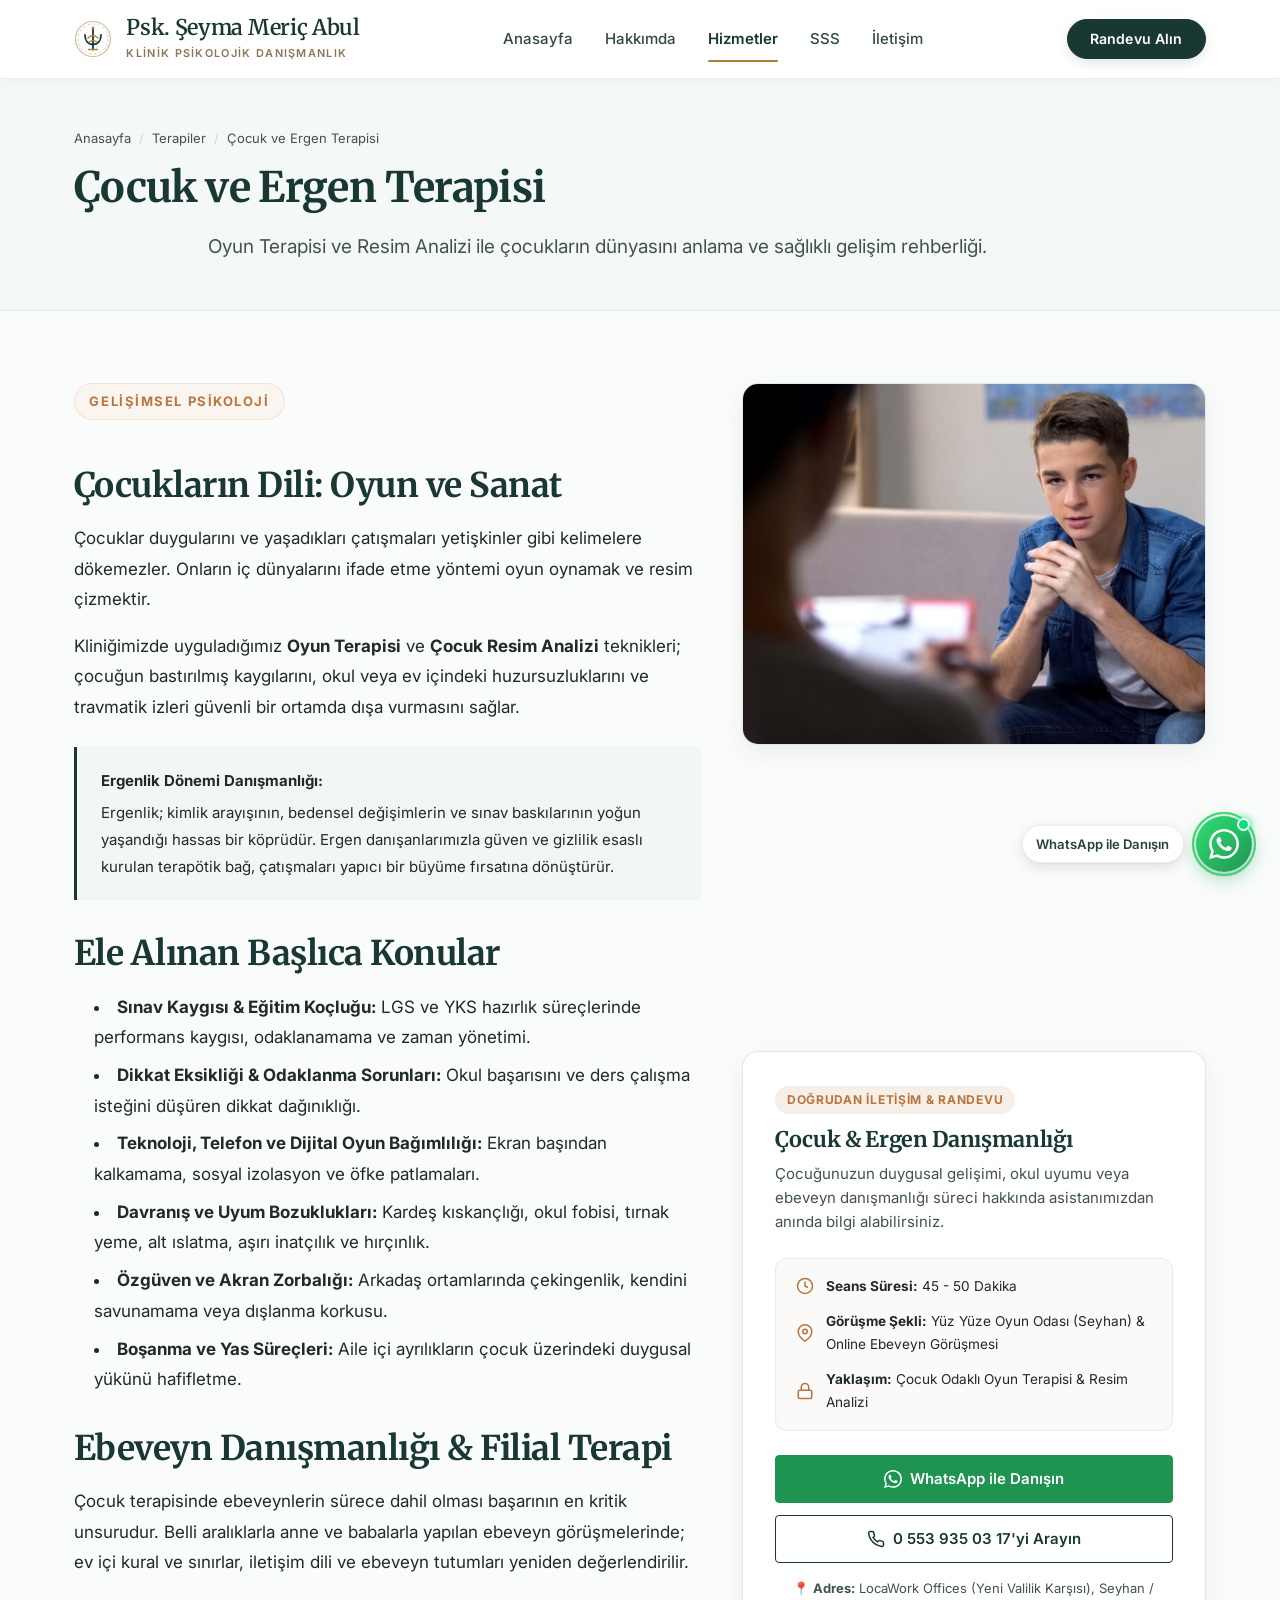
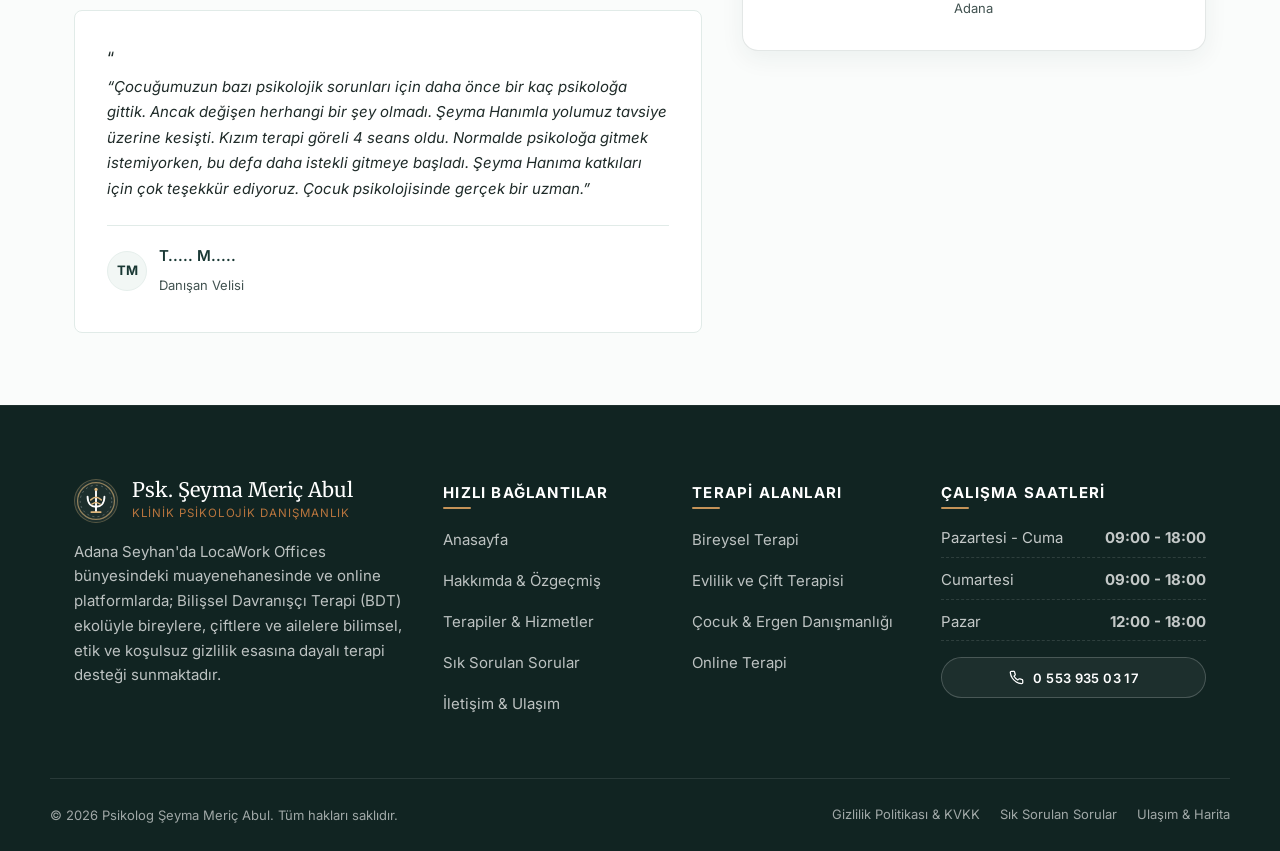
<file: cocuk-ergen-terapisi.html>
<!DOCTYPE html>
<html lang="tr">
<head>
  <meta charset="UTF-8">
  <meta name="viewport" content="width=device-width, initial-scale=1.0">
  <title>Çocuk ve Ergen Terapisi | Psikolog Şeyma Meriç Abul - Adana</title>
  <meta name="description" content="Adana'da Oyun Terapisi, Çocuk Resim Analizi ve Sınav Kaygısı danışmanlığı. Çocuk ve ergenlerin duygusal dünyasına şefkatli ve bilimsel psikolojik yaklaşım.">
  <link rel="canonical" href="https://seymameric.com.tr/cocuk-ergen-terapisi.html">
  
  <meta property="og:type" content="article">
  <meta property="og:url" content="https://seymameric.com.tr/cocuk-ergen-terapisi.html">
  <meta property="og:title" content="Çocuk ve Ergen Terapisi | Psk. Şeyma Meriç Abul">
  <meta property="og:description" content="Oyun terapisi, çocuk resim analizi ve ergenlik dönemi rehberliği.">
  <meta property="og:image" content="https://seymameric.com.tr/assets/images/cocuk-ergen-terapisi.jpg">

  <link rel="icon" href="favicon.ico" sizes="any">
  <link rel="icon" type="image/png" sizes="32x32" href="assets/images/favicon-192.png">
  <link rel="apple-touch-icon" href="assets/images/favicon-192.png">

  <!-- Performans & Font Preconnect -->
  <link rel="preconnect" href="https://fonts.googleapis.com">
  <link rel="preconnect" href="https://fonts.gstatic.com" crossorigin>
  <link href="https://fonts.googleapis.com/css2?family=Inter:wght@400;500;600;700&family=Merriweather:ital,wght@0,400;0,700;1,400&display=swap" rel="stylesheet">

  <link rel="stylesheet" href="assets/css/style.css?v=4.4">

  <script type="application/ld+json">
  {
    "@context": "https://schema.org",
    "@type": ["MedicalWebPage", "Service"],
    "name": "Çocuk ve Ergen Terapisi & Ebeveyn Danışmanlığı",
    "serviceType": "Çocuk ve Ergen Psikolojisi",
    "provider": {
      "@type": ["LocalBusiness", "MedicalBusiness"],
      "name": "Psikolog Şeyma Meriç Abul",
      "telephone": "+905539350317",
      "address": {
        "@type": "PostalAddress",
        "streetAddress": "LocaWork Offices (Yeni Valilik Karşısı), Seyhan",
        "addressLocality": "Seyhan",
        "addressRegion": "Adana",
        "addressCountry": "TR"
      }
    },
    "url": "https://seymameric.com.tr/cocuk-ergen-terapisi.html",
    "description": "Adana'da Oyun Terapisi, Çocuk Resim Analizi ve Sınav Kaygısı odaklı çocuk ve ergen psikolojik danışmanlığı ile ebeveyn rehberliği."
  }
  </script>
</head>
<body>


  <a href="#main-content" class="skip-link">Ana İçeriğe Atla</a>

  <header class="site-header">
    <div class="container header-container">
      <a href="index.html" class="site-logo" aria-label="Psikolog Şeyma Meriç Abul Anasayfa">
        <div class="site-logo-icon" aria-hidden="true">
          <svg class="logo-symbol" width="38" height="38" viewBox="0 0 38 38" fill="none" xmlns="http://www.w3.org/2000/svg">
            <circle cx="19" cy="19" r="17.5" stroke="#b07d3b" stroke-width="1.2" stroke-opacity="0.5"/>
            <circle cx="19" cy="19" r="15" stroke="#193834" stroke-width="0.8" stroke-dasharray="2 3" stroke-opacity="0.35"/>
            <path d="M19 8.5V29.5" stroke="#193834" stroke-width="1.8" stroke-linecap="round"/>
            <path d="M11 15C11 21.5 14.5 24.5 19 24.5" stroke="#193834" stroke-width="1.8" stroke-linecap="round"/>
            <path d="M27 15C27 21.5 23.5 24.5 19 24.5" stroke="#193834" stroke-width="1.8" stroke-linecap="round"/>
            <path d="M14 18C16 16.2 17.5 15.5 19 15.5C20.5 15.5 22 16.2 24 18" stroke="#b07d3b" stroke-width="1.5" stroke-linecap="round"/>
            <path d="M15 22C17 20.8 18 20.3 19 20.3C20 20.3 21 20.8 23 22" stroke="#b07d3b" stroke-width="1.2" stroke-linecap="round"/>
            <circle cx="19" cy="8" r="1.5" fill="#b07d3b"/>
            <line x1="14.5" y1="29.5" x2="23.5" y2="29.5" stroke="#b07d3b" stroke-width="1.6" stroke-linecap="round"/>
          </svg>
        </div>
        <div class="site-logo-text">
          <span class="logo-title">Psk. Şeyma Meriç Abul</span>
          <span class="logo-tagline">Klinik Psikolojik Danışmanlık</span>
        </div>
      </a>

      <nav class="main-nav" aria-label="Ana Menü">
        <ul class="nav-list">
          <li><a href="index.html" class="nav-link">Anasayfa</a></li>
          <li><a href="hakkimda.html" class="nav-link">Hakkımda</a></li>
          <li><a href="hizmetler.html" class="nav-link active">Hizmetler</a></li>
          <li><a href="sss.html" class="nav-link">SSS</a></li>
          <li><a href="iletisim.html" class="nav-link">İletişim</a></li>
        </ul>
      </nav>

      <div class="header-cta">
        <a href="iletisim.html#randevu" class="btn btn-primary btn-sm">Randevu Alın</a>
      </div>

      <button type="button" class="nav-toggle" aria-label="Menüyü Aç" aria-expanded="false" aria-controls="mobileDrawer">
        <svg width="24" height="24" viewBox="0 0 24 24" fill="none" stroke="currentColor" stroke-width="2" aria-hidden="true"><line x1="3" y1="12" x2="21" y2="12"></line><line x1="3" y1="6" x2="21" y2="6"></line><line x1="3" y1="18" x2="21" y2="18"></line></svg>
      </button>
    </div>
  </header>

  <!-- Mobil Menü Çekmecesi -->
  <div class="mobile-drawer" id="mobileDrawer" aria-hidden="true">
    <div class="drawer-backdrop"></div>
    <div class="drawer-panel">
      <div class="drawer-header">
        <div style="display: flex; align-items: center; gap: 0.5rem;">
          <span class="logo-mark" style="width: 34px; height: 34px; font-size: 0.9rem;" aria-hidden="true">ŞM</span>
          <span class="logo-title" style="font-size: 1.1rem;">Psk. Şeyma Meriç</span>
        </div>
        <button type="button" class="drawer-close" aria-label="Menüyü Kapat">&times;</button>
      </div>
      <ul class="drawer-nav-list">
        <li><a href="index.html" class="drawer-nav-link">Anasayfa</a></li>
        <li><a href="hakkimda.html" class="drawer-nav-link">Hakkımda</a></li>
        <li><a href="hizmetler.html" class="drawer-nav-link">Terapiler & Hizmetler</a></li>
        <li><a href="bireysel-terapi.html" class="drawer-nav-link" style="font-size: 0.9rem; padding-left: 1rem; color: var(--color-text-muted);">&bull; Bireysel Terapi</a></li>
        <li><a href="cift-terapisi.html" class="drawer-nav-link" style="font-size: 0.9rem; padding-left: 1rem; color: var(--color-text-muted);">&bull; Çift & Evlilik Terapisi</a></li>
        <li><a href="cocuk-ergen-terapisi.html" class="drawer-nav-link" style="font-size: 0.9rem; padding-left: 1rem; color: var(--color-primary); font-weight: 700;">&bull; Çocuk & Ergen Danışmanlığı</a></li>
        <li><a href="online-terapi.html" class="drawer-nav-link" style="font-size: 0.9rem; padding-left: 1rem; color: var(--color-text-muted);">&bull; Online Terapi</a></li>
        <li><a href="sss.html" class="drawer-nav-link">Sık Sorulan Sorular</a></li>
        <li><a href="iletisim.html" class="drawer-nav-link">İletişim & Ulaşım</a></li>
      </ul>
      <div style="margin-top: auto; display: flex; flex-direction: column; gap: 0.75rem;">
        <a href="tel:05539350317" class="btn btn-outline btn-sm">Telefonla Arayın</a>
        <a href="https://wa.me/905539350317?text=Merhaba%2C%20terapi%20s%C3%BCreci%20ve%20seans%20i%C5%9Fleyi%C5%9Fi%20hakk%C4%B1nda%20bilgi%20alabilir%20miyim%3F" class="btn btn-whatsapp btn-sm">WhatsApp ile Yazın</a>
      </div>
    </div>
  </div>

  <main id="main-content">
    <div class="page-hero">
      <div class="container">
        <ul class="breadcrumb" aria-label="Ekmek Kırıntısı">
          <li><a href="index.html">Anasayfa</a></li>
          <li class="breadcrumb-separator">/</li>
          <li><a href="hizmetler.html">Terapiler</a></li>
          <li class="breadcrumb-separator">/</li>
          <li aria-current="page">Çocuk ve Ergen Terapisi</li>
        </ul>
        <h1>Çocuk ve Ergen Terapisi</h1>
        <p class="section-lead" style="margin-bottom: 0;">Oyun Terapisi ve Resim Analizi ile çocukların dünyasını anlama ve sağlıklı gelişim rehberliği.</p>
      </div>
    </div>

    <section class="section">
      <div class="container">
        <div class="service-detail-grid">
          <div class="service-main-content article-body">
            <span class="section-subtitle">Gelişimsel Psikoloji</span>
            <h2>Çocukların Dili: Oyun ve Sanat</h2>
            <p>
              Çocuklar duygularını ve yaşadıkları çatışmaları yetişkinler gibi kelimelere dökemezler. Onların iç dünyalarını ifade etme yöntemi oyun oynamak ve resim çizmektir.
            </p>
            <p>
              Kliniğimizde uyguladığımız <strong>Oyun Terapisi</strong> ve <strong>Çocuk Resim Analizi</strong> teknikleri; çocuğun bastırılmış kaygılarını, okul veya ev içindeki huzursuzluklarını ve travmatik izleri güvenli bir ortamda dışa vurmasını sağlar.
            </p>

            <div class="feature-box">
              <strong>Ergenlik Dönemi Danışmanlığı:</strong>
              <p style="margin: 0.35rem 0 0 0; font-size: var(--text-sm);">
                Ergenlik; kimlik arayışının, bedensel değişimlerin ve sınav baskılarının yoğun yaşandığı hassas bir köprüdür. Ergen danışanlarımızla güven ve gizlilik esaslı kurulan terapötik bağ, çatışmaları yapıcı bir büyüme fırsatına dönüştürür.
              </p>
            </div>

            <h2>Ele Alınan Başlıca Konular</h2>
            <ul>
              <li><strong>Sınav Kaygısı & Eğitim Koçluğu:</strong> LGS ve YKS hazırlık süreçlerinde performans kaygısı, odaklanamama ve zaman yönetimi.</li>
              <li><strong>Dikkat Eksikliği & Odaklanma Sorunları:</strong> Okul başarısını ve ders çalışma isteğini düşüren dikkat dağınıklığı.</li>
              <li><strong>Teknoloji, Telefon ve Dijital Oyun Bağımlılığı:</strong> Ekran başından kalkamama, sosyal izolasyon ve öfke patlamaları.</li>
              <li><strong>Davranış ve Uyum Bozuklukları:</strong> Kardeş kıskançlığı, okul fobisi, tırnak yeme, alt ıslatma, aşırı inatçılık ve hırçınlık.</li>
              <li><strong>Özgüven ve Akran Zorbalığı:</strong> Arkadaş ortamlarında çekingenlik, kendini savunamama veya dışlanma korkusu.</li>
              <li><strong>Boşanma ve Yas Süreçleri:</strong> Aile içi ayrılıkların çocuk üzerindeki duygusal yükünü hafifletme.</li>
            </ul>

            <h2 id="ebeveyn">Ebeveyn Danışmanlığı & Filial Terapi</h2>
            <p>
              Çocuk terapisinde ebeveynlerin sürece dahil olması başarının en kritik unsurudur. Belli aralıklarla anne ve babalarla yapılan ebeveyn görüşmelerinde; ev içi kural ve sınırlar, iletişim dili ve ebeveyn tutumları yeniden değerlendirilir.
            </p>

            <div class="testimonial-card" style="margin-top: var(--space-8);">
              <span class="testimonial-quote-icon" aria-hidden="true">&ldquo;</span>
              <p class="testimonial-text">
                “Çocuğumuzun bazı psikolojik sorunları için daha önce bir kaç psikoloğa gittik. Ancak değişen herhangi bir şey olmadı. Şeyma Hanımla yolumuz tavsiye üzerine kesişti. Kızım terapi göreli 4 seans oldu. Normalde psikoloğa gitmek istemiyorken, bu defa daha istekli gitmeye başladı. Şeyma Hanıma katkıları için çok teşekkür ediyoruz. Çocuk psikolojisinde gerçek bir uzman.”
              </p>
              <div class="testimonial-author">
                <div class="testimonial-avatar" aria-hidden="true">TM</div>
                <div>
                  <span class="author-name">T..... M.....</span>
                  <span class="author-service">Danışan Velisi</span>
                </div>
              </div>
            </div>
          </div>

            <div class="service-media-card">
              <img src="assets/images/cocuk-ergen-terapisi.jpg" alt="Çocuk ve Ergen Danışmanlığı" width="600" height="420">
            </div>

            <div class="service-contact-card">
              <span class="service-contact-badge">Doğrudan İletişim & Randevu</span>
              <h3 class="service-contact-title">Çocuk & Ergen Danışmanlığı</h3>
              <p class="service-contact-desc">
                Çocuğunuzun duygusal gelişimi, okul uyumu veya ebeveyn danışmanlığı süreci hakkında asistanımızdan anında bilgi alabilirsiniz.
              </p>

              <div class="service-session-facts">
                <div class="session-fact-item">
                  <svg width="18" height="18" viewBox="0 0 24 24" fill="none" stroke="currentColor" stroke-width="2"><circle cx="12" cy="12" r="10"></circle><polyline points="12 6 12 12 16 14"></polyline></svg>
                  <span><strong>Seans Süresi:</strong> 45 - 50 Dakika</span>
                </div>
                <div class="session-fact-item">
                  <svg width="18" height="18" viewBox="0 0 24 24" fill="none" stroke="currentColor" stroke-width="2"><path d="M21 10c0 7-9 13-9 13s-9-6-9-13a9 9 0 0 1 18 0z"></path><circle cx="12" cy="10" r="3"></circle></svg>
                  <span><strong>Görüşme Şekli:</strong> Yüz Yüze Oyun Odası (Seyhan) & Online Ebeveyn Görüşmesi</span>
                </div>
                <div class="session-fact-item">
                  <svg width="18" height="18" viewBox="0 0 24 24" fill="none" stroke="currentColor" stroke-width="2"><rect x="3" y="11" width="18" height="11" rx="2" ry="2"></rect><path d="M7 11V7a5 5 0 0 1 10 0v4"></path></svg>
                  <span><strong>Yaklaşım:</strong> Çocuk Odaklı Oyun Terapisi & Resim Analizi</span>
                </div>
              </div>

              <div class="service-contact-actions">
                <a href="https://wa.me/905539350317?text=Merhaba%2C%20terapi%20s%C3%BCreci%20ve%20seans%20i%C5%9Fleyi%C5%9Fi%20hakk%C4%B1nda%20bilgi%20alabilir%20miyim%3F" target="_blank" rel="noopener noreferrer" class="btn btn-whatsapp" style="width: 100%;">
                  <svg width="18" height="18" viewBox="0 0 24 24" fill="currentColor"><path d="M.057 24l1.687-6.163c-1.041-1.804-1.588-3.849-1.587-5.946.003-6.556 5.338-11.891 11.893-11.891 3.181.001 6.167 1.24 8.413 3.488 2.245 2.248 3.481 5.236 3.48 8.414-.003 6.557-5.338 11.892-11.893 11.892-1.99-.001-3.951-.5-5.688-1.448l-6.305 1.654zm6.597-3.807c1.676.995 3.276 1.591 5.392 1.592 5.448 0 9.886-4.434 9.889-9.885.002-5.462-4.415-9.89-9.881-9.892-5.452 0-9.887 4.434-9.889 9.884-.001 2.225.651 3.891 1.746 5.634l-.999 3.648 3.742-.981zm11.387-5.464c-.074-.124-.272-.198-.57-.347-.297-.149-1.758-.868-2.031-.967-.272-.099-.47-.149-.669.149-.198.297-.768.967-.941 1.165-.173.198-.347.223-.644.074-.297-.149-1.255-.462-2.39-1.475-.883-.788-1.48-1.761-1.653-2.059-.173-.297-.018-.458.13-.606.134-.133.297-.347.446-.521.151-.172.2-.296.3-.495.099-.198.05-.372-.025-.521-.075-.148-.669-1.611-.916-2.206-.242-.579-.487-.501-.669-.51l-.57-.01c-.198 0-.52.074-.792.372s-1.04 1.016-1.04 2.479 1.065 2.876 1.213 3.074c.149.198 2.095 3.2 5.076 4.487.709.306 1.263.489 1.694.626.712.226 1.36.194 1.872.118.571-.085 1.758-.719 2.006-1.413.248-.695.248-1.29.173-1.414z"/></svg>
                  WhatsApp ile Danışın
                </a>
                <a href="tel:05539350317" class="btn btn-outline" style="width: 100%;">
                  <svg width="18" height="18" viewBox="0 0 24 24" fill="none" stroke="currentColor" stroke-width="2"><path d="M22 16.92v3a2 2 0 0 1-2.18 2 19.79 19.79 0 0 1-8.63-3.07 19.5 19.5 0 0 1-6-6 19.79 19.79 0 0 1-3.07-8.67A2 2 0 0 1 4.11 2h3a2 2 0 0 1 2 1.72 12.84 12.84 0 0 0 .7 2.81 2 2 0 0 1-.45 2.11L8.09 9.91a16 16 0 0 0 6 6l1.27-1.27a2 2 0 0 1 2.11-.45 12.84 12.84 0 0 0 2.81.7A2 2 0 0 1 22 16.92z"></path></svg>
                  0 553 935 03 17'yi Arayın
                </a>
              </div>
              <p class="service-contact-note">
                📍 <strong>Adres:</strong> LocaWork Offices (Yeni Valilik Karşısı), Seyhan / Adana
              </p>
            </div>
        </div>
      </div>
    </section>
  </main>

  <footer class="site-footer">
    <div class="container footer-grid">
      <div>
        <a href="index.html" class="footer-logo" aria-label="Psikolog Şeyma Meriç Abul Anasayfa">
          <div class="footer-logo-icon" aria-hidden="true">
            <svg width="40" height="40" viewBox="0 0 38 38" fill="none" xmlns="http://www.w3.org/2000/svg">
              <circle cx="19" cy="19" r="17.5" stroke="#dfb77c" stroke-width="1.2" stroke-opacity="0.6"/>
              <circle cx="19" cy="19" r="15" stroke="#ffffff" stroke-width="0.8" stroke-dasharray="2 3" stroke-opacity="0.3"/>
              <path d="M19 8.5V29.5" stroke="#ffffff" stroke-width="1.8" stroke-linecap="round"/>
              <path d="M11 15C11 21.5 14.5 24.5 19 24.5" stroke="#ffffff" stroke-width="1.8" stroke-linecap="round"/>
              <path d="M27 15C27 21.5 23.5 24.5 19 24.5" stroke="#ffffff" stroke-width="1.8" stroke-linecap="round"/>
              <path d="M14 18C16 16.2 17.5 15.5 19 15.5C20.5 15.5 22 16.2 24 18" stroke="#dfb77c" stroke-width="1.5" stroke-linecap="round"/>
              <path d="M15 22C17 20.8 18 20.3 19 20.3C20 20.3 21 20.8 23 22" stroke="#dfb77c" stroke-width="1.2" stroke-linecap="round"/>
              <circle cx="19" cy="8" r="1.5" fill="#dfb77c"/>
              <line x1="14.5" y1="29.5" x2="23.5" y2="29.5" stroke="#dfb77c" stroke-width="1.6" stroke-linecap="round"/>
            </svg>
          </div>
          <div class="footer-logo-text">
            <span class="footer-logo-title">Psk. Şeyma Meriç Abul</span>
            <span class="footer-logo-tagline">Klinik Psikolojik Danışmanlık</span>
          </div>
        </a>
        <p class="footer-about">
          Adana Seyhan'da LocaWork Offices bünyesindeki muayenehanesinde ve online platformlarda; Bilişsel Davranışçı Terapi (BDT) ekolüyle bireylere, çiftlere ve ailelere bilimsel, etik ve koşulsuz gizlilik esasına dayalı terapi desteği sunmaktadır.
        </p>
      </div>

      <div>
        <h4 class="footer-title">Hızlı Bağlantılar</h4>
        <ul class="footer-links">
          <li><a href="index.html">Anasayfa</a></li>
          <li><a href="hakkimda.html">Hakkımda & Özgeçmiş</a></li>
          <li><a href="hizmetler.html">Terapiler & Hizmetler</a></li>
          <li><a href="sss.html">Sık Sorulan Sorular</a></li>
          <li><a href="iletisim.html">İletişim & Ulaşım</a></li>
        </ul>
      </div>

      <div>
        <h4 class="footer-title">Terapi Alanları</h4>
        <ul class="footer-links">
          <li><a href="bireysel-terapi.html">Bireysel Terapi</a></li>
          <li><a href="cift-terapisi.html">Evlilik ve Çift Terapisi</a></li>
          <li><a href="cocuk-ergen-terapisi.html">Çocuk & Ergen Danışmanlığı</a></li>
          <li><a href="online-terapi.html">Online Terapi</a></li>
        </ul>
      </div>

      <div>
        <h4 class="footer-title">Çalışma Saatleri</h4>
        <ul class="footer-hours-list">
          <li class="footer-hours-item"><span>Pazartesi - Cuma</span><strong>09:00 - 18:00</strong></li>
          <li class="footer-hours-item"><span>Cumartesi</span><strong>09:00 - 18:00</strong></li>
          <li class="footer-hours-item"><span>Pazar</span><strong>12:00 - 18:00</strong></li>
        </ul>
        <div style="margin-top: 1rem;">
          <a href="tel:05539350317" class="btn btn-outline-white btn-sm" style="width: 100%;"><svg width="15" height="15" viewBox="0 0 24 24" fill="none" stroke="currentColor" stroke-width="2" aria-hidden="true"><path d="M22 16.92v3a2 2 0 0 1-2.18 2 19.79 19.79 0 0 1-8.63-3.07 19.5 19.5 0 0 1-6-6 19.79 19.79 0 0 1-3.07-8.67A2 2 0 0 1 4.11 2h3a2 2 0 0 1 2 1.72 12.84 12.84 0 0 0 .7 2.81 2 2 0 0 1-.45 2.11L8.09 9.91a16 16 0 0 0 6 6l1.27-1.27a2 2 0 0 1 2.11-.45 12.84 12.84 0 0 0 2.81.7A2 2 0 0 1 22 16.92z"></path></svg> 0 553 935 03 17</a>
        </div>
      </div>
    </div>

    <div class="container footer-bottom">
      <div>&copy; 2026 Psikolog Şeyma Meriç Abul. Tüm hakları saklıdır.</div>
      <div class="footer-bottom-links">
        <a href="gizlilik-politikasi.html">Gizlilik Politikası & KVKK</a>
        <a href="sss.html">Sık Sorulan Sorular</a>
        <a href="iletisim.html">Ulaşım & Harita</a>
      </div>
    </div>
  </footer>
  <!-- Sabit WhatsApp Butonu (Canlı Messenger Efektli) -->
  <div class="whatsapp-float-wrapper">
    <span class="whatsapp-float-tooltip">WhatsApp ile Danışın</span>
    <a href="https://wa.me/905539350317?text=Merhaba%2C%20terapi%20s%C3%BCreci%20ve%20seans%20i%C5%9Fleyi%C5%9Fi%20hakk%C4%B1nda%20bilgi%20alabilir%20miyim%3F" class="whatsapp-float" target="_blank" rel="noopener noreferrer" aria-label="WhatsApp üzerinden mesaj gönderin">
      <span class="whatsapp-pulse-ring" aria-hidden="true"></span>
      <span class="whatsapp-pulse-ring delay" aria-hidden="true"></span>
      <span class="whatsapp-online-dot" title="Çevrimiçi Danışma" aria-hidden="true"></span>
      <svg class="whatsapp-float-icon" viewBox="0 0 24 24" aria-hidden="true"><path d="M.057 24l1.687-6.163c-1.041-1.804-1.588-3.849-1.587-5.946.003-6.556 5.338-11.891 11.893-11.891 3.181.001 6.167 1.24 8.413 3.488 2.245 2.248 3.481 5.236 3.48 8.414-.003 6.557-5.338 11.892-11.893 11.892-1.99-.001-3.951-.5-5.688-1.448l-6.305 1.654zm6.597-3.807c1.676.995 3.276 1.591 5.392 1.592 5.448 0 9.886-4.434 9.889-9.885.002-5.462-4.415-9.89-9.881-9.892-5.452 0-9.887 4.434-9.889 9.884-.001 2.225.651 3.891 1.746 5.634l-.999 3.648 3.742-.981zm11.387-5.464c-.074-.124-.272-.198-.57-.347-.297-.149-1.758-.868-2.031-.967-.272-.099-.47-.149-.669.149-.198.297-.768.967-.941 1.165-.173.198-.347.223-.644.074-.297-.149-1.255-.462-2.39-1.475-.883-.788-1.48-1.761-1.653-2.059-.173-.297-.018-.458.13-.606.134-.133.297-.347.446-.521.151-.172.2-.296.3-.495.099-.198.05-.372-.025-.521-.075-.148-.669-1.611-.916-2.206-.242-.579-.487-.501-.669-.51l-.57-.01c-.198 0-.52.074-.792.372s-1.04 1.016-1.04 2.479 1.065 2.876 1.213 3.074c.149.198 2.095 3.2 5.076 4.487.709.306 1.263.489 1.694.626.712.226 1.36.194 1.872.118.571-.085 1.758-.719 2.006-1.413.248-.695.248-1.29.173-1.414z"/></svg>
    </a>
  </div>

  <aside class="mobile-action-bar" aria-label="Hızlı İletişim">
    <div class="mobile-action-bar-inner">
      <a href="tel:05539350317" class="btn btn-outline btn-sm">Telefonla Ara</a>
      <a href="https://wa.me/905539350317?text=Merhaba%2C%20terapi%20s%C3%BCreci%20ve%20seans%20i%C5%9Fleyi%C5%9Fi%20hakk%C4%B1nda%20bilgi%20alabilir%20miyim%3F" target="_blank" rel="noopener noreferrer" class="btn btn-whatsapp btn-sm">WhatsApp</a>
    </div>
  </aside>

  <script src="assets/js/main.js?v=3.9"></script>
</body>
</html>
</file>
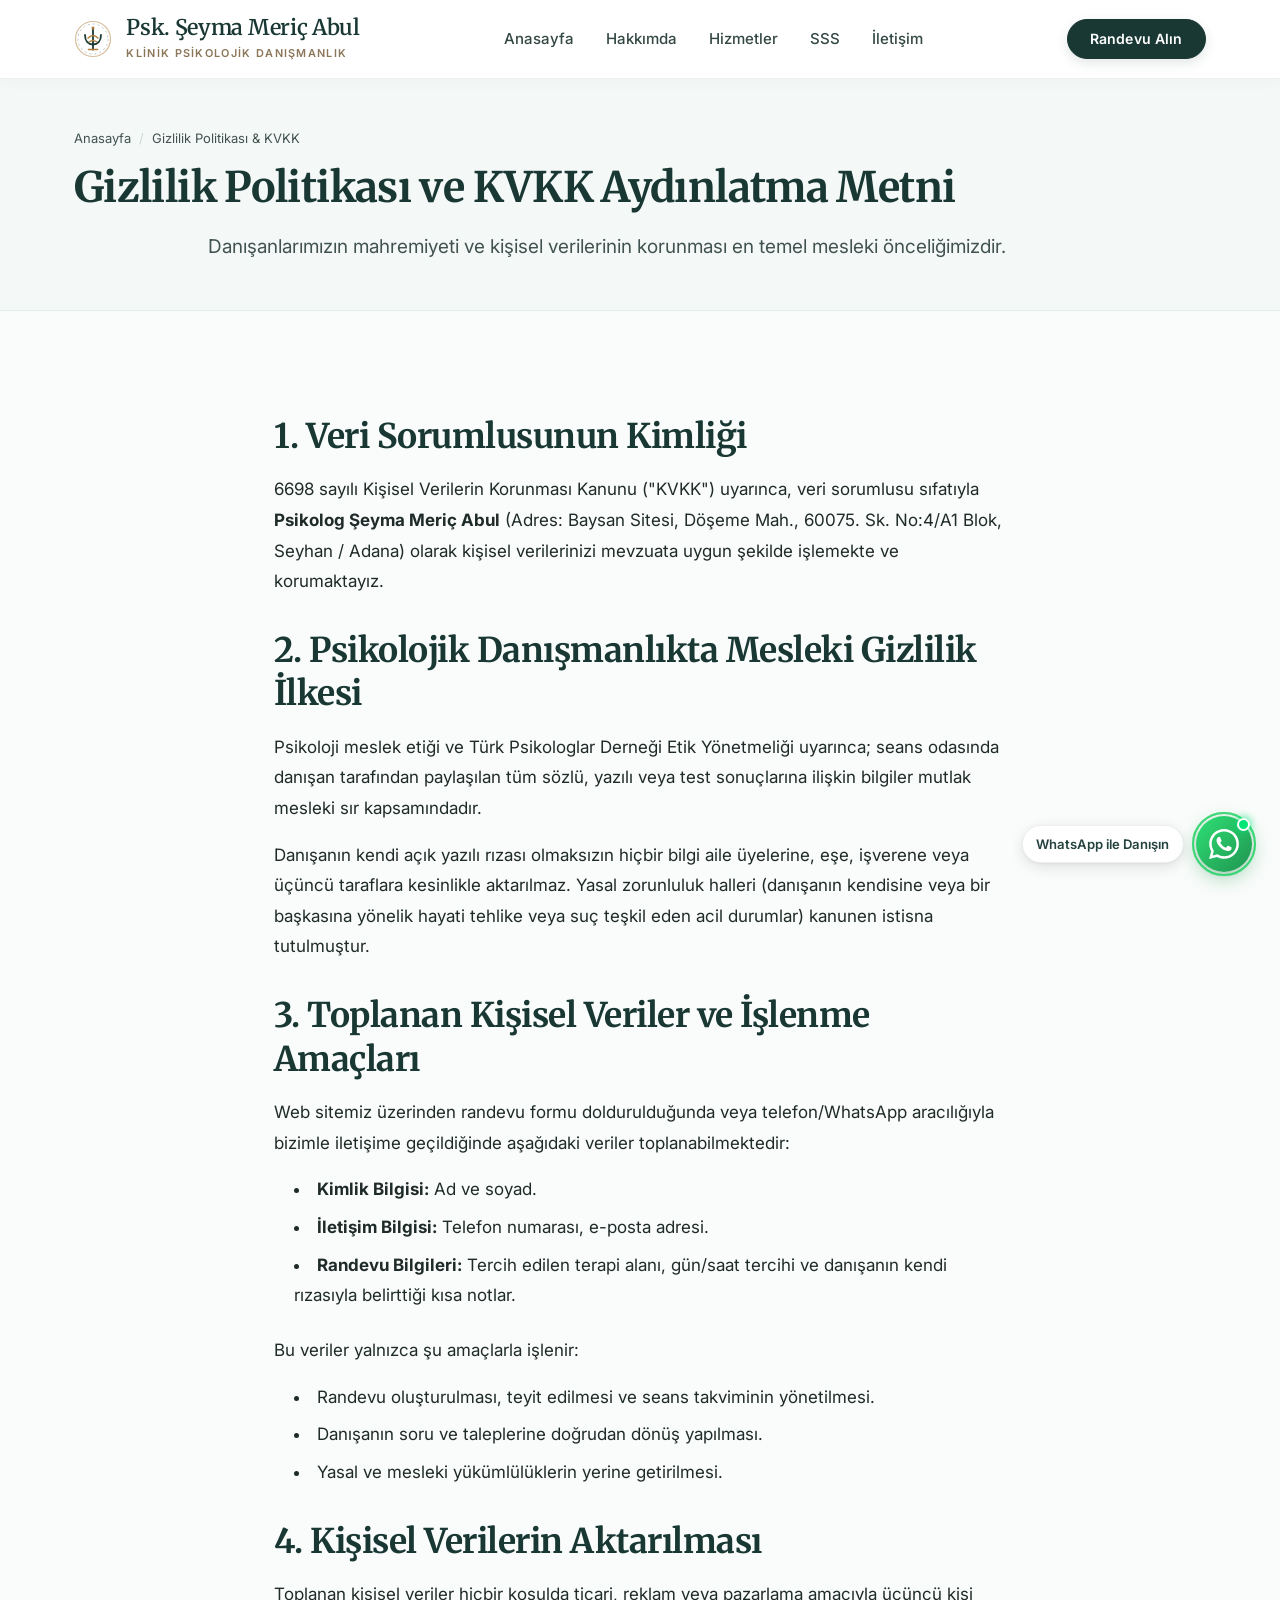
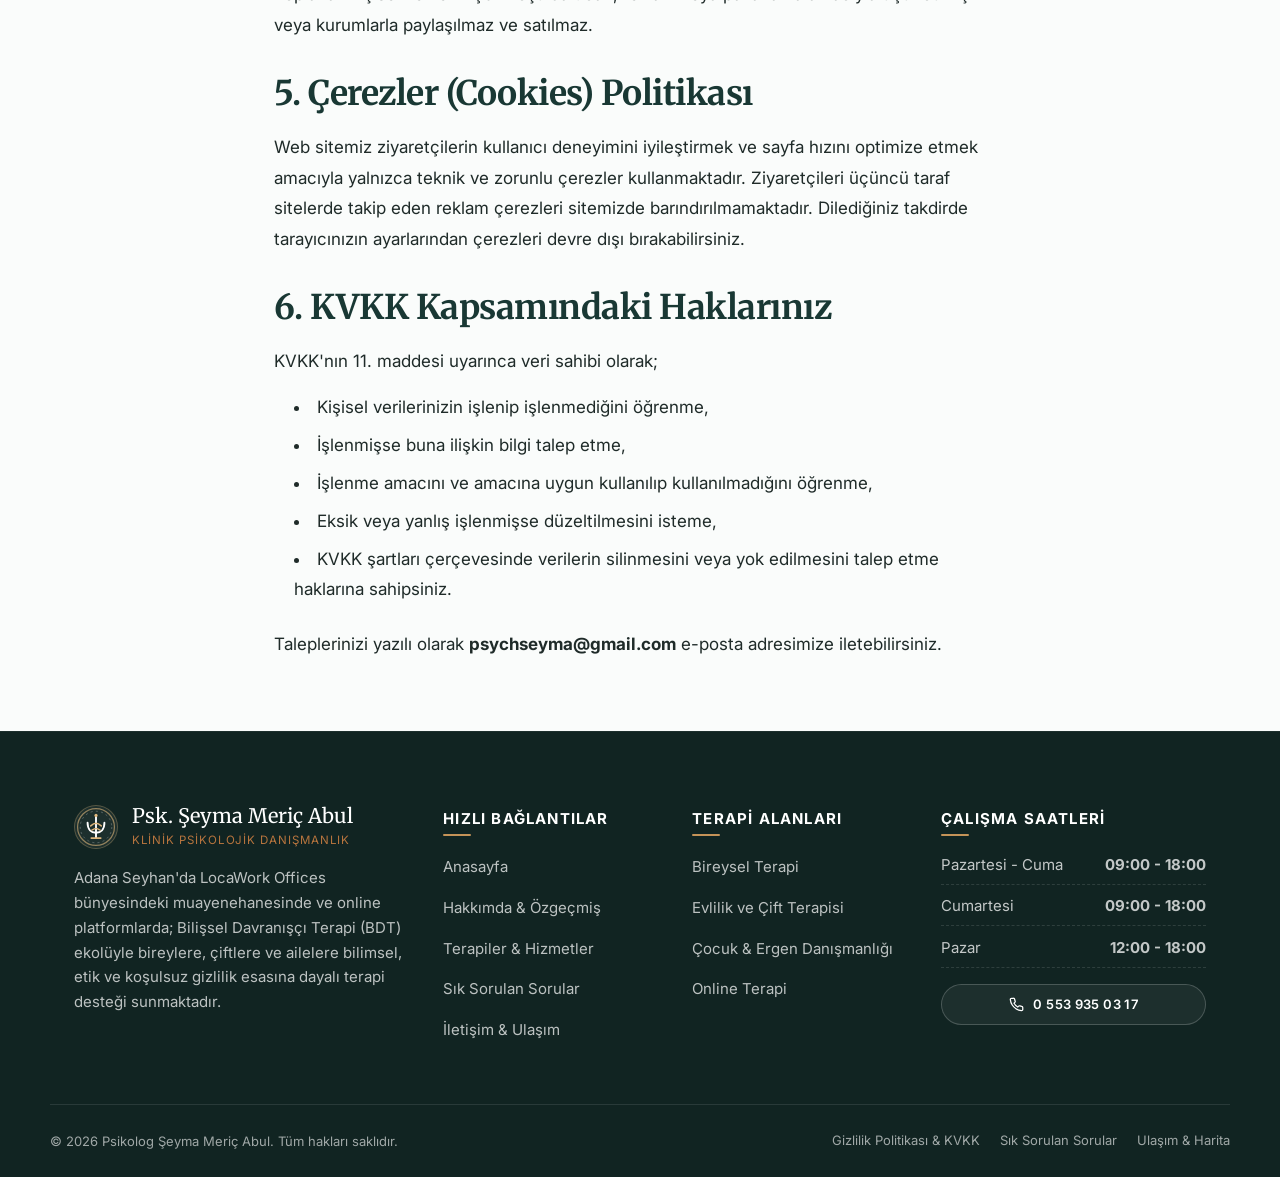
<file: gizlilik-politikasi.html>
<!DOCTYPE html>
<html lang="tr">
<head>
  <meta charset="UTF-8">
  <meta name="viewport" content="width=device-width, initial-scale=1.0">
  <title>Gizlilik Politikası & KVKK | Psikolog Şeyma Meriç Abul</title>
  <meta name="description" content="6698 sayılı KVKK kapsamında danışan verilerinin korunması, mesleki gizlilik ilkeleri ve çerez politikası aydınlatma metni.">
  <link rel="canonical" href="https://seymameric.com.tr/gizlilik-politikasi.html">
  
  <meta property="og:type" content="website">
  <meta property="og:url" content="https://seymameric.com.tr/gizlilik-politikasi.html">
  <meta property="og:title" content="Gizlilik Politikası & KVKK | Psk. Şeyma Meriç Abul">
  <meta property="og:description" content="Danışan mahremiyeti, veri güvenliği ve KVKK aydınlatma metni.">
  <meta property="og:image" content="https://seymameric.com.tr/assets/images/seyma-meric-profil.jpg">

  <!-- Font Optimization -->
  <link rel="preconnect" href="https://fonts.googleapis.com">
  <link rel="preconnect" href="https://fonts.gstatic.com" crossorigin>
  <link href="https://fonts.googleapis.com/css2?family=Inter:wght@400;500;600;700&family=Merriweather:ital,wght@0,400;0,700;1,400&display=swap" rel="stylesheet">

  <link rel="icon" href="favicon.ico" sizes="any">
  <link rel="icon" type="image/png" sizes="32x32" href="assets/images/favicon-192.png">
  <link rel="apple-touch-icon" href="assets/images/favicon-192.png">
  <link rel="stylesheet" href="assets/css/style.css?v=4.4">
</head>
<body>


  <a href="#main-content" class="skip-link">Ana İçeriğe Atla</a>

  <header class="site-header">
    <div class="container header-container">
      <a href="index.html" class="site-logo" aria-label="Psikolog Şeyma Meriç Abul Anasayfa">
        <div class="site-logo-icon" aria-hidden="true">
          <svg class="logo-symbol" width="38" height="38" viewBox="0 0 38 38" fill="none" xmlns="http://www.w3.org/2000/svg">
            <circle cx="19" cy="19" r="17.5" stroke="#b07d3b" stroke-width="1.2" stroke-opacity="0.5"/>
            <circle cx="19" cy="19" r="15" stroke="#193834" stroke-width="0.8" stroke-dasharray="2 3" stroke-opacity="0.35"/>
            <path d="M19 8.5V29.5" stroke="#193834" stroke-width="1.8" stroke-linecap="round"/>
            <path d="M11 15C11 21.5 14.5 24.5 19 24.5" stroke="#193834" stroke-width="1.8" stroke-linecap="round"/>
            <path d="M27 15C27 21.5 23.5 24.5 19 24.5" stroke="#193834" stroke-width="1.8" stroke-linecap="round"/>
            <path d="M14 18C16 16.2 17.5 15.5 19 15.5C20.5 15.5 22 16.2 24 18" stroke="#b07d3b" stroke-width="1.5" stroke-linecap="round"/>
            <path d="M15 22C17 20.8 18 20.3 19 20.3C20 20.3 21 20.8 23 22" stroke="#b07d3b" stroke-width="1.2" stroke-linecap="round"/>
            <circle cx="19" cy="8" r="1.5" fill="#b07d3b"/>
            <line x1="14.5" y1="29.5" x2="23.5" y2="29.5" stroke="#b07d3b" stroke-width="1.6" stroke-linecap="round"/>
          </svg>
        </div>
        <div class="site-logo-text">
          <span class="logo-title">Psk. Şeyma Meriç Abul</span>
          <span class="logo-tagline">Klinik Psikolojik Danışmanlık</span>
        </div>
      </a>

      <nav class="main-nav" aria-label="Ana Menü">
        <ul class="nav-list">
          <li><a href="index.html" class="nav-link">Anasayfa</a></li>
          <li><a href="hakkimda.html" class="nav-link">Hakkımda</a></li>
          <li><a href="hizmetler.html" class="nav-link">Hizmetler</a></li>
          <li><a href="sss.html" class="nav-link">SSS</a></li>
          <li><a href="iletisim.html" class="nav-link">İletişim</a></li>
        </ul>
      </nav>

      <div class="header-cta">
        <a href="iletisim.html#randevu" class="btn btn-primary btn-sm">Randevu Alın</a>
      </div>

      <button type="button" class="nav-toggle" aria-label="Menüyü Aç" aria-expanded="false" aria-controls="mobileDrawer">
        <svg width="24" height="24" viewBox="0 0 24 24" fill="none" stroke="currentColor" stroke-width="2" aria-hidden="true"><line x1="3" y1="12" x2="21" y2="12"></line><line x1="3" y1="6" x2="21" y2="6"></line><line x1="3" y1="18" x2="21" y2="18"></line></svg>
      </button>
    </div>
  </header>

  <!-- Mobil Menü Çekmecesi -->
  <div class="mobile-drawer" id="mobileDrawer" aria-hidden="true">
    <div class="drawer-backdrop"></div>
    <div class="drawer-panel">
      <div class="drawer-header">
        <div style="display: flex; align-items: center; gap: 0.5rem;">
          <span class="logo-mark" style="width: 34px; height: 34px; font-size: 0.9rem;" aria-hidden="true">ŞM</span>
          <span class="logo-title" style="font-size: 1.1rem;">Psk. Şeyma Meriç</span>
        </div>
        <button type="button" class="drawer-close" aria-label="Menüyü Kapat">&times;</button>
      </div>
      <ul class="drawer-nav-list">
        <li><a href="index.html" class="drawer-nav-link">Anasayfa</a></li>
        <li><a href="hakkimda.html" class="drawer-nav-link">Hakkımda</a></li>
        <li><a href="hizmetler.html" class="drawer-nav-link">Terapiler & Hizmetler</a></li>
        <li><a href="bireysel-terapi.html" class="drawer-nav-link" style="font-size: 0.9rem; padding-left: 1rem; color: var(--color-text-muted);">&bull; Bireysel Terapi</a></li>
        <li><a href="cift-terapisi.html" class="drawer-nav-link" style="font-size: 0.9rem; padding-left: 1rem; color: var(--color-text-muted);">&bull; Çift & Evlilik Terapisi</a></li>
        <li><a href="cocuk-ergen-terapisi.html" class="drawer-nav-link" style="font-size: 0.9rem; padding-left: 1rem; color: var(--color-text-muted);">&bull; Çocuk & Ergen Danışmanlığı</a></li>
        <li><a href="online-terapi.html" class="drawer-nav-link" style="font-size: 0.9rem; padding-left: 1rem; color: var(--color-text-muted);">&bull; Online Terapi</a></li>
        <li><a href="sss.html" class="drawer-nav-link">Sık Sorulan Sorular</a></li>
        <li><a href="iletisim.html" class="drawer-nav-link">İletişim & Ulaşım</a></li>
      </ul>
      <div style="margin-top: auto; display: flex; flex-direction: column; gap: 0.75rem;">
        <a href="tel:05539350317" class="btn btn-outline btn-sm">Telefonla Arayın</a>
        <a href="https://wa.me/905539350317?text=Merhaba%2C%20terapi%20s%C3%BCreci%20ve%20seans%20i%C5%9Fleyi%C5%9Fi%20hakk%C4%B1nda%20bilgi%20alabilir%20miyim%3F" class="btn btn-whatsapp btn-sm">WhatsApp ile Yazın</a>
      </div>
    </div>
  </div>

  <main id="main-content">
    <div class="page-hero">
      <div class="container">
        <ul class="breadcrumb" aria-label="Ekmek Kırıntısı">
          <li><a href="index.html">Anasayfa</a></li>
          <li class="breadcrumb-separator">/</li>
          <li aria-current="page">Gizlilik Politikası & KVKK</li>
        </ul>
        <h1>Gizlilik Politikası ve KVKK Aydınlatma Metni</h1>
        <p class="section-lead" style="margin-bottom: 0;">Danışanlarımızın mahremiyeti ve kişisel verilerinin korunması en temel mesleki önceliğimizdir.</p>
      </div>
    </div>

    <section class="section">
      <div class="container container-narrow article-body">
        <h2>1. Veri Sorumlusunun Kimliği</h2>
        <p>
          6698 sayılı Kişisel Verilerin Korunması Kanunu ("KVKK") uyarınca, veri sorumlusu sıfatıyla <strong>Psikolog Şeyma Meriç Abul</strong> (Adres: Baysan Sitesi, Döşeme Mah., 60075. Sk. No:4/A1 Blok, Seyhan / Adana) olarak kişisel verilerinizi mevzuata uygun şekilde işlemekte ve korumaktayız.
        </p>

        <h2>2. Psikolojik Danışmanlıkta Mesleki Gizlilik İlkesi</h2>
        <p>
          Psikoloji meslek etiği ve Türk Psikologlar Derneği Etik Yönetmeliği uyarınca; seans odasında danışan tarafından paylaşılan tüm sözlü, yazılı veya test sonuçlarına ilişkin bilgiler mutlak mesleki sır kapsamındadır.
        </p>
        <p>
          Danışanın kendi açık yazılı rızası olmaksızın hiçbir bilgi aile üyelerine, eşe, işverene veya üçüncü taraflara kesinlikle aktarılmaz. Yasal zorunluluk halleri (danışanın kendisine veya bir başkasına yönelik hayati tehlike veya suç teşkil eden acil durumlar) kanunen istisna tutulmuştur.
        </p>

        <h2>3. Toplanan Kişisel Veriler ve İşlenme Amaçları</h2>
        <p>Web sitemiz üzerinden randevu formu doldurulduğunda veya telefon/WhatsApp aracılığıyla bizimle iletişime geçildiğinde aşağıdaki veriler toplanabilmektedir:</p>
        <ul>
          <li><strong>Kimlik Bilgisi:</strong> Ad ve soyad.</li>
          <li><strong>İletişim Bilgisi:</strong> Telefon numarası, e-posta adresi.</li>
          <li><strong>Randevu Bilgileri:</strong> Tercih edilen terapi alanı, gün/saat tercihi ve danışanın kendi rızasıyla belirttiği kısa notlar.</li>
        </ul>
        <p>Bu veriler yalnızca şu amaçlarla işlenir:</p>
        <ul>
          <li>Randevu oluşturulması, teyit edilmesi ve seans takviminin yönetilmesi.</li>
          <li>Danışanın soru ve taleplerine doğrudan dönüş yapılması.</li>
          <li>Yasal ve mesleki yükümlülüklerin yerine getirilmesi.</li>
        </ul>

        <h2>4. Kişisel Verilerin Aktarılması</h2>
        <p>
          Toplanan kişisel veriler hiçbir koşulda ticari, reklam veya pazarlama amacıyla üçüncü kişi veya kurumlarla paylaşılmaz ve satılmaz.
        </p>

        <h2>5. Çerezler (Cookies) Politikası</h2>
        <p>
          Web sitemiz ziyaretçilerin kullanıcı deneyimini iyileştirmek ve sayfa hızını optimize etmek amacıyla yalnızca teknik ve zorunlu çerezler kullanmaktadır. Ziyaretçileri üçüncü taraf sitelerde takip eden reklam çerezleri sitemizde barındırılmamaktadır. Dilediğiniz takdirde tarayıcınızın ayarlarından çerezleri devre dışı bırakabilirsiniz.
        </p>

        <h2>6. KVKK Kapsamındaki Haklarınız</h2>
        <p>KVKK'nın 11. maddesi uyarınca veri sahibi olarak;</p>
        <ul>
          <li>Kişisel verilerinizin işlenip işlenmediğini öğrenme,</li>
          <li>İşlenmişse buna ilişkin bilgi talep etme,</li>
          <li>İşlenme amacını ve amacına uygun kullanılıp kullanılmadığını öğrenme,</li>
          <li>Eksik veya yanlış işlenmişse düzeltilmesini isteme,</li>
          <li>KVKK şartları çerçevesinde verilerin silinmesini veya yok edilmesini talep etme haklarına sahipsiniz.</li>
        </ul>
        <p>
          Taleplerinizi yazılı olarak <strong>psychseyma@gmail.com</strong> e-posta adresimize iletebilirsiniz.
        </p>
      </div>
    </section>
  </main>

  <footer class="site-footer">
    <div class="container footer-grid">
      <div>
        <a href="index.html" class="footer-logo" aria-label="Psikolog Şeyma Meriç Abul Anasayfa">
          <div class="footer-logo-icon" aria-hidden="true">
            <svg width="40" height="40" viewBox="0 0 38 38" fill="none" xmlns="http://www.w3.org/2000/svg">
              <circle cx="19" cy="19" r="17.5" stroke="#dfb77c" stroke-width="1.2" stroke-opacity="0.6"/>
              <circle cx="19" cy="19" r="15" stroke="#ffffff" stroke-width="0.8" stroke-dasharray="2 3" stroke-opacity="0.3"/>
              <path d="M19 8.5V29.5" stroke="#ffffff" stroke-width="1.8" stroke-linecap="round"/>
              <path d="M11 15C11 21.5 14.5 24.5 19 24.5" stroke="#ffffff" stroke-width="1.8" stroke-linecap="round"/>
              <path d="M27 15C27 21.5 23.5 24.5 19 24.5" stroke="#ffffff" stroke-width="1.8" stroke-linecap="round"/>
              <path d="M14 18C16 16.2 17.5 15.5 19 15.5C20.5 15.5 22 16.2 24 18" stroke="#dfb77c" stroke-width="1.5" stroke-linecap="round"/>
              <path d="M15 22C17 20.8 18 20.3 19 20.3C20 20.3 21 20.8 23 22" stroke="#dfb77c" stroke-width="1.2" stroke-linecap="round"/>
              <circle cx="19" cy="8" r="1.5" fill="#dfb77c"/>
              <line x1="14.5" y1="29.5" x2="23.5" y2="29.5" stroke="#dfb77c" stroke-width="1.6" stroke-linecap="round"/>
            </svg>
          </div>
          <div class="footer-logo-text">
            <span class="footer-logo-title">Psk. Şeyma Meriç Abul</span>
            <span class="footer-logo-tagline">Klinik Psikolojik Danışmanlık</span>
          </div>
        </a>
        <p class="footer-about">
          Adana Seyhan'da LocaWork Offices bünyesindeki muayenehanesinde ve online platformlarda; Bilişsel Davranışçı Terapi (BDT) ekolüyle bireylere, çiftlere ve ailelere bilimsel, etik ve koşulsuz gizlilik esasına dayalı terapi desteği sunmaktadır.
        </p>
      </div>

      <div>
        <h4 class="footer-title">Hızlı Bağlantılar</h4>
        <ul class="footer-links">
          <li><a href="index.html">Anasayfa</a></li>
          <li><a href="hakkimda.html">Hakkımda & Özgeçmiş</a></li>
          <li><a href="hizmetler.html">Terapiler & Hizmetler</a></li>
          <li><a href="sss.html">Sık Sorulan Sorular</a></li>
          <li><a href="iletisim.html">İletişim & Ulaşım</a></li>
        </ul>
      </div>

      <div>
        <h4 class="footer-title">Terapi Alanları</h4>
        <ul class="footer-links">
          <li><a href="bireysel-terapi.html">Bireysel Terapi</a></li>
          <li><a href="cift-terapisi.html">Evlilik ve Çift Terapisi</a></li>
          <li><a href="cocuk-ergen-terapisi.html">Çocuk & Ergen Danışmanlığı</a></li>
          <li><a href="online-terapi.html">Online Terapi</a></li>
        </ul>
      </div>

      <div>
        <h4 class="footer-title">Çalışma Saatleri</h4>
        <ul class="footer-hours-list">
          <li class="footer-hours-item"><span>Pazartesi - Cuma</span><strong>09:00 - 18:00</strong></li>
          <li class="footer-hours-item"><span>Cumartesi</span><strong>09:00 - 18:00</strong></li>
          <li class="footer-hours-item"><span>Pazar</span><strong>12:00 - 18:00</strong></li>
        </ul>
        <div style="margin-top: 1rem;">
          <a href="tel:05539350317" class="btn btn-outline-white btn-sm" style="width: 100%;"><svg width="15" height="15" viewBox="0 0 24 24" fill="none" stroke="currentColor" stroke-width="2" aria-hidden="true"><path d="M22 16.92v3a2 2 0 0 1-2.18 2 19.79 19.79 0 0 1-8.63-3.07 19.5 19.5 0 0 1-6-6 19.79 19.79 0 0 1-3.07-8.67A2 2 0 0 1 4.11 2h3a2 2 0 0 1 2 1.72 12.84 12.84 0 0 0 .7 2.81 2 2 0 0 1-.45 2.11L8.09 9.91a16 16 0 0 0 6 6l1.27-1.27a2 2 0 0 1 2.11-.45 12.84 12.84 0 0 0 2.81.7A2 2 0 0 1 22 16.92z"></path></svg> 0 553 935 03 17</a>
        </div>
      </div>
    </div>

    <div class="container footer-bottom">
      <div>&copy; 2026 Psikolog Şeyma Meriç Abul. Tüm hakları saklıdır.</div>
      <div class="footer-bottom-links">
        <a href="gizlilik-politikasi.html">Gizlilik Politikası & KVKK</a>
        <a href="sss.html">Sık Sorulan Sorular</a>
        <a href="iletisim.html">Ulaşım & Harita</a>
      </div>
    </div>
  </footer>
  <!-- Sabit WhatsApp Butonu (Canlı Messenger Efektli) -->
  <div class="whatsapp-float-wrapper">
    <span class="whatsapp-float-tooltip">WhatsApp ile Danışın</span>
    <a href="https://wa.me/905539350317?text=Merhaba%2C%20terapi%20s%C3%BCreci%20ve%20seans%20i%C5%9Fleyi%C5%9Fi%20hakk%C4%B1nda%20bilgi%20alabilir%20miyim%3F" class="whatsapp-float" target="_blank" rel="noopener noreferrer" aria-label="WhatsApp üzerinden mesaj gönderin">
      <span class="whatsapp-pulse-ring" aria-hidden="true"></span>
      <span class="whatsapp-pulse-ring delay" aria-hidden="true"></span>
      <span class="whatsapp-online-dot" title="Çevrimiçi Danışma" aria-hidden="true"></span>
      <svg class="whatsapp-float-icon" viewBox="0 0 24 24" aria-hidden="true"><path d="M.057 24l1.687-6.163c-1.041-1.804-1.588-3.849-1.587-5.946.003-6.556 5.338-11.891 11.893-11.891 3.181.001 6.167 1.24 8.413 3.488 2.245 2.248 3.481 5.236 3.48 8.414-.003 6.557-5.338 11.892-11.893 11.892-1.99-.001-3.951-.5-5.688-1.448l-6.305 1.654zm6.597-3.807c1.676.995 3.276 1.591 5.392 1.592 5.448 0 9.886-4.434 9.889-9.885.002-5.462-4.415-9.89-9.881-9.892-5.452 0-9.887 4.434-9.889 9.884-.001 2.225.651 3.891 1.746 5.634l-.999 3.648 3.742-.981zm11.387-5.464c-.074-.124-.272-.198-.57-.347-.297-.149-1.758-.868-2.031-.967-.272-.099-.47-.149-.669.149-.198.297-.768.967-.941 1.165-.173.198-.347.223-.644.074-.297-.149-1.255-.462-2.39-1.475-.883-.788-1.48-1.761-1.653-2.059-.173-.297-.018-.458.13-.606.134-.133.297-.347.446-.521.151-.172.2-.296.3-.495.099-.198.05-.372-.025-.521-.075-.148-.669-1.611-.916-2.206-.242-.579-.487-.501-.669-.51l-.57-.01c-.198 0-.52.074-.792.372s-1.04 1.016-1.04 2.479 1.065 2.876 1.213 3.074c.149.198 2.095 3.2 5.076 4.487.709.306 1.263.489 1.694.626.712.226 1.36.194 1.872.118.571-.085 1.758-.719 2.006-1.413.248-.695.248-1.29.173-1.414z"/></svg>
    </a>
  </div>

  <aside class="mobile-action-bar" aria-label="Hızlı İletişim">
    <div class="mobile-action-bar-inner">
      <a href="tel:05539350317" class="btn btn-outline btn-sm">Telefonla Ara</a>
      <a href="https://wa.me/905539350317?text=Merhaba%2C%20terapi%20s%C3%BCreci%20ve%20seans%20i%C5%9Fleyi%C5%9Fi%20hakk%C4%B1nda%20bilgi%20alabilir%20miyim%3F" target="_blank" rel="noopener noreferrer" class="btn btn-whatsapp btn-sm">WhatsApp</a>
    </div>
  </aside>

  <script src="assets/js/main.js?v=3.9"></script>
</body>
</html>
</file>
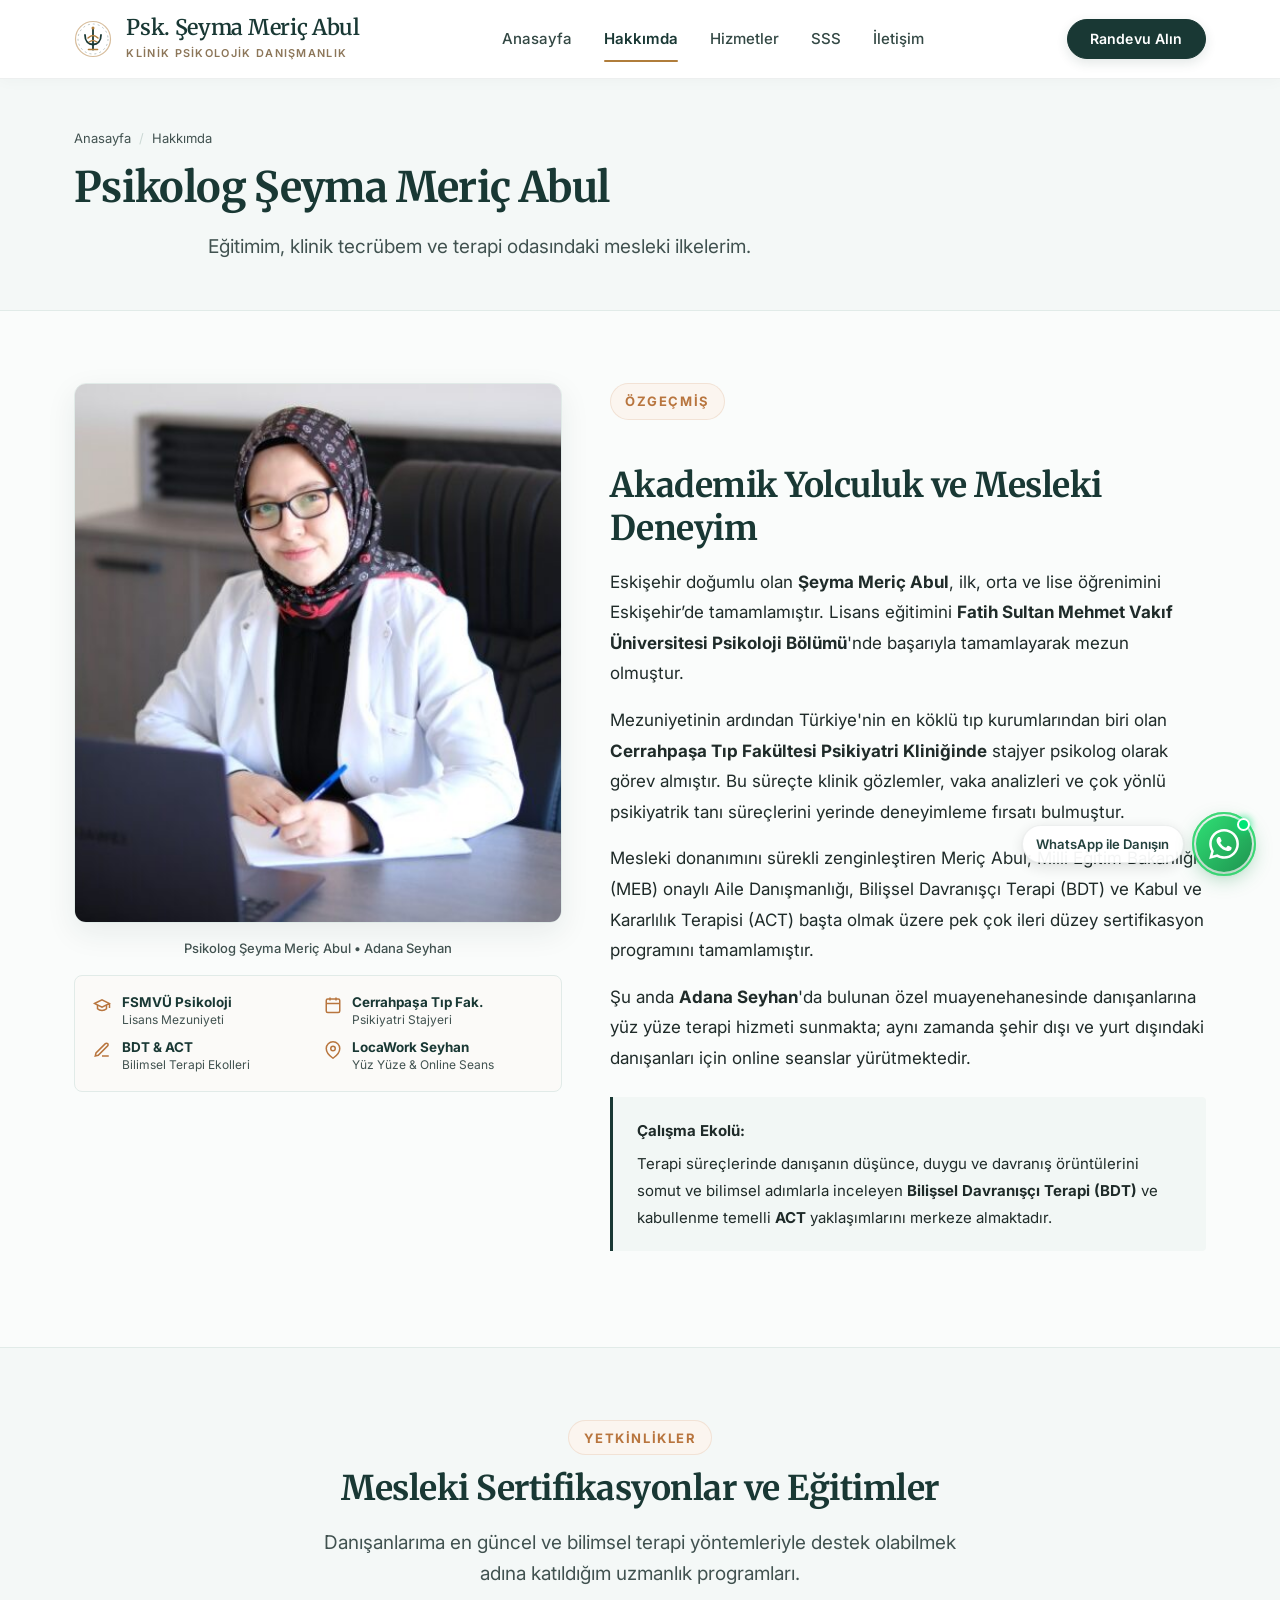
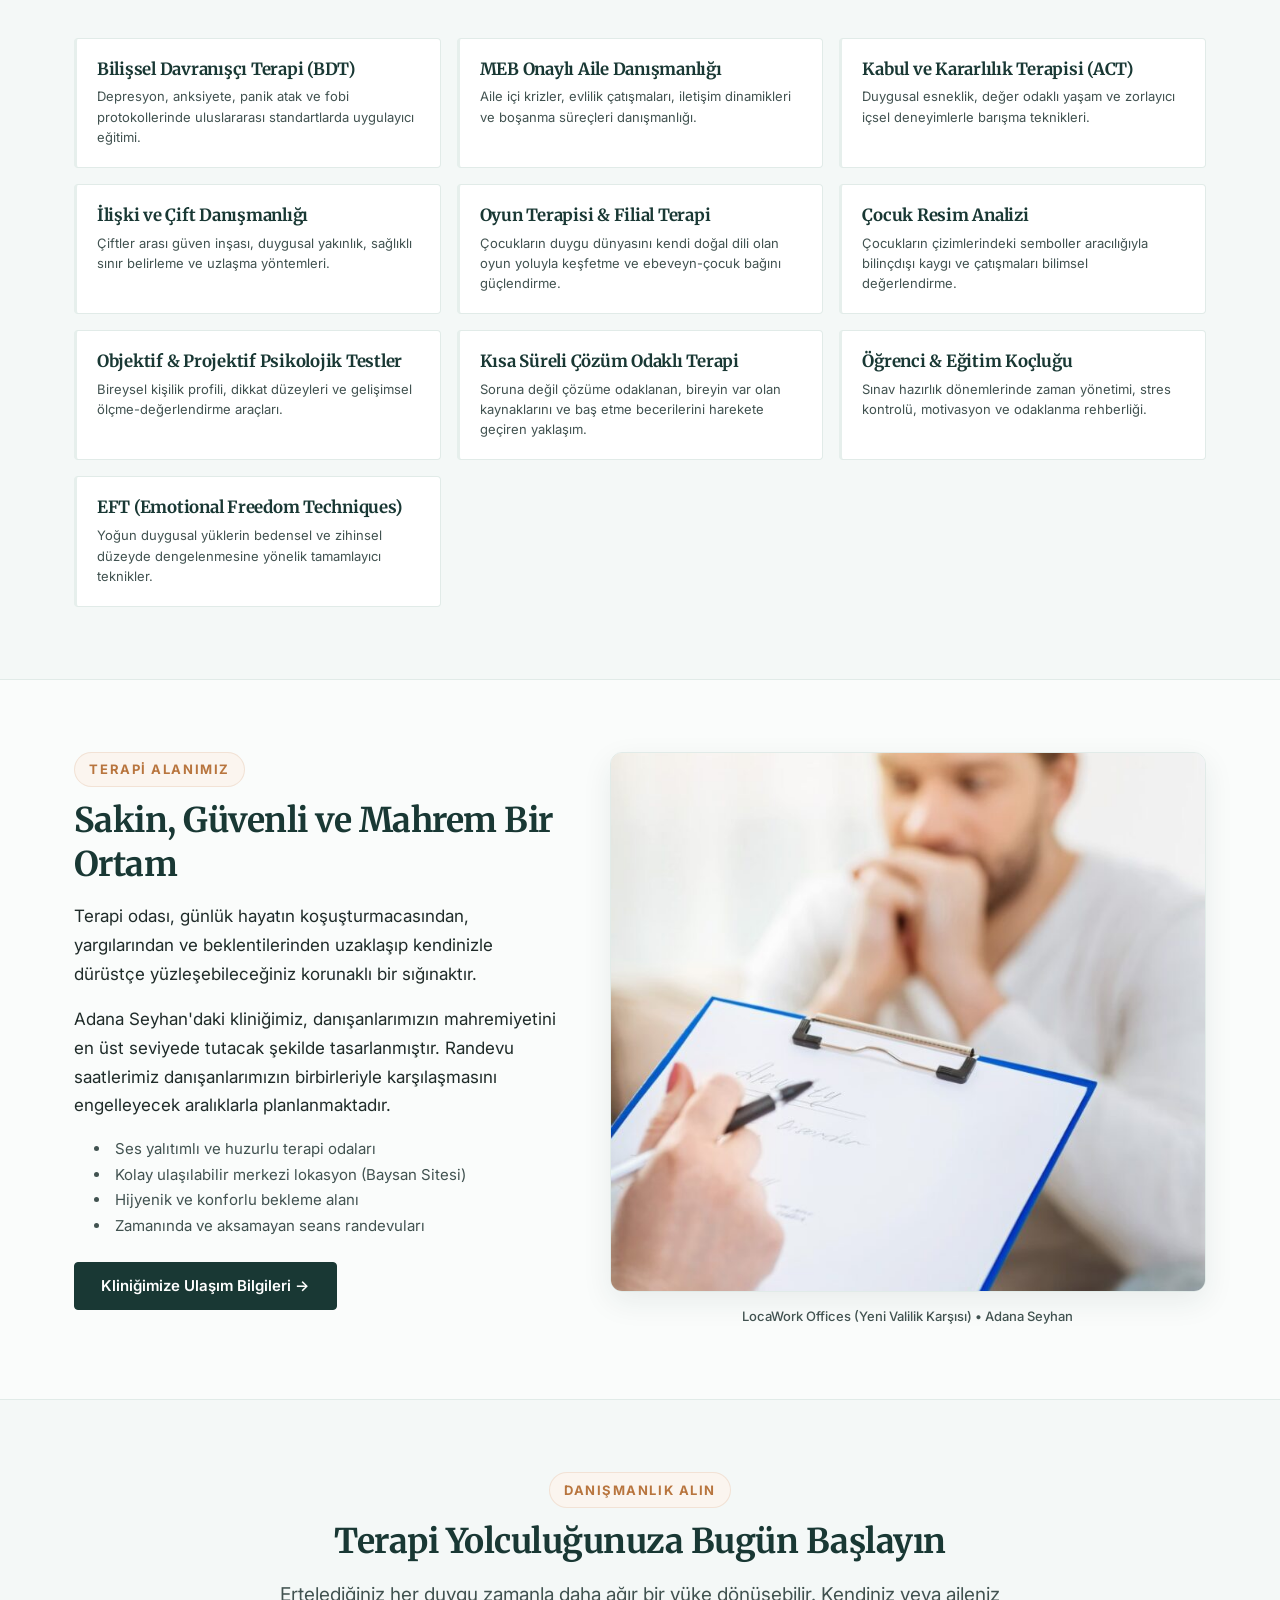
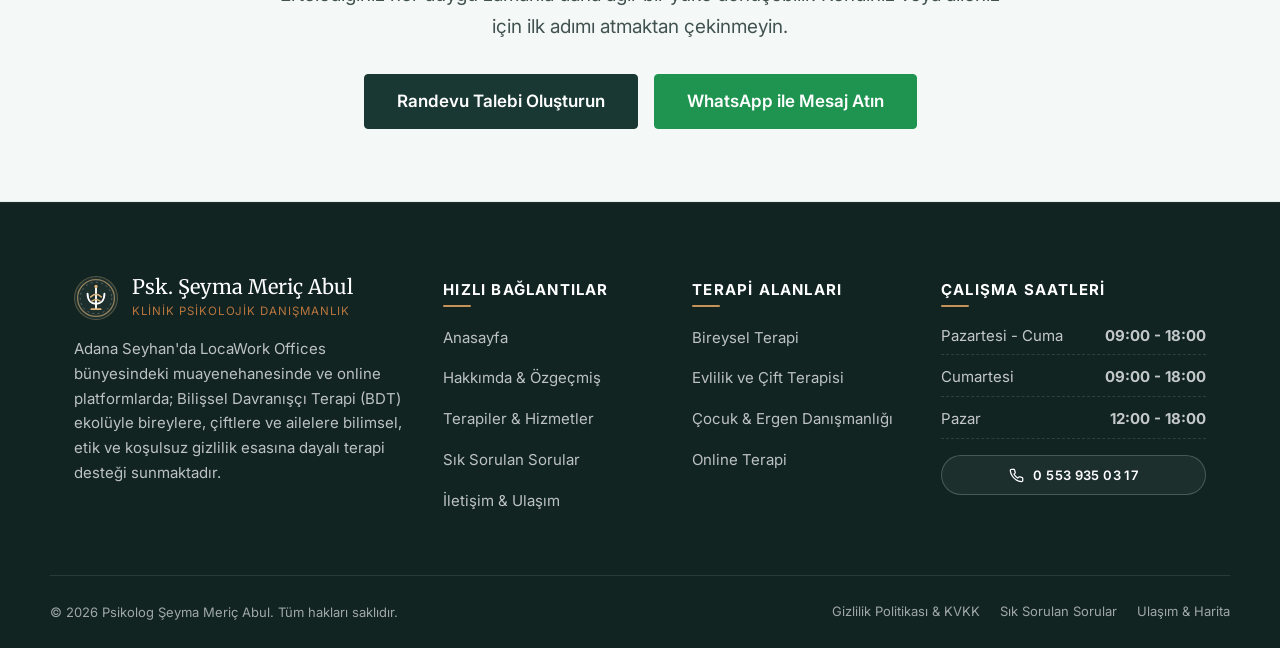
<file: hakkimda.html>
<!DOCTYPE html>
<html lang="tr">
<head>
  <meta charset="UTF-8">
  <meta name="viewport" content="width=device-width, initial-scale=1.0">
  <title>Hakkımda | Psikolog Şeyma Meriç Abul - Adana Psikolog</title>
  <meta name="description" content="Psikolog Şeyma Meriç Abul özgeçmişi: Fatih Sultan Mehmet Vakıf Üniv. eğitimi, Cerrahpaşa Tıp Fakültesi stajı ve uyguladığı kanıta dayalı BDT terapi ekolleri.">
  <link rel="canonical" href="https://seymameric.com.tr/hakkimda.html">
  
  <meta property="og:type" content="profile">
  <meta property="og:url" content="https://seymameric.com.tr/hakkimda.html">
  <meta property="og:title" content="Hakkımda | Psikolog Şeyma Meriç Abul">
  <meta property="og:description" content="Eğitim geçmişi, BDT ekolü, MEB onaylı Aile Danışmanlığı ve katıldığı bilimsel sertifikasyon programları.">
  <meta property="og:image" content="https://seymameric.com.tr/assets/images/seyma-meric-profil.jpg">

  <link rel="icon" href="favicon.ico" sizes="any">
  <link rel="icon" type="image/png" sizes="32x32" href="assets/images/favicon-192.png">
  <link rel="apple-touch-icon" href="assets/images/favicon-192.png">

  <!-- Performans & Font Preconnect -->
  <link rel="preconnect" href="https://fonts.googleapis.com">
  <link rel="preconnect" href="https://fonts.gstatic.com" crossorigin>
  <link href="https://fonts.googleapis.com/css2?family=Inter:wght@400;500;600;700&family=Merriweather:ital,wght@0,400;0,700;1,400&display=swap" rel="stylesheet">

  <link rel="stylesheet" href="assets/css/style.css?v=4.4">

  <script type="application/ld+json">
  {
    "@context": "https://schema.org",
    "@type": "ProfilePage",
    "mainEntity": {
      "@type": "Person",
      "name": "Şeyma Meriç Abul",
      "jobTitle": "Psikolog & Aile Danışmanı",
      "sameAs": [
        "https://www.instagram.com/psk.seymameric/",
        "https://www.doktortakvimi.com/seyma-meric-abul/psikoloji/eskisehir"
      ],
      "knowsAbout": [
        "Bilişsel Davranışçı Terapi (BDT)",
        "Kabul ve Kararlılık Terapisi (ACT)",
        "Aile Danışmanlığı",
        "Oyun Terapisi"
      ],
      "worksFor": {
        "@type": ["LocalBusiness", "MedicalBusiness"],
        "name": "Psikolog Şeyma Meriç Abul Klinik Danışmanlık",
        "telephone": "+905539350317"
      },
      "alumniOf": {
        "@type": "EducationalOrganization",
        "name": "Fatih Sultan Mehmet Vakıf Üniversitesi"
      },
      "image": "https://seymameric.com.tr/assets/images/seyma-meric-profil.jpg"
    }
  }
  </script>
</head>
<body>


  <a href="#main-content" class="skip-link">Ana İçeriğe Atla</a>

  <!-- Header -->
  <header class="site-header">
    <div class="container header-container">
      <a href="index.html" class="site-logo" aria-label="Psikolog Şeyma Meriç Abul Anasayfa">
        <div class="site-logo-icon" aria-hidden="true">
          <svg class="logo-symbol" width="38" height="38" viewBox="0 0 38 38" fill="none" xmlns="http://www.w3.org/2000/svg">
            <circle cx="19" cy="19" r="17.5" stroke="#b07d3b" stroke-width="1.2" stroke-opacity="0.5"/>
            <circle cx="19" cy="19" r="15" stroke="#193834" stroke-width="0.8" stroke-dasharray="2 3" stroke-opacity="0.35"/>
            <path d="M19 8.5V29.5" stroke="#193834" stroke-width="1.8" stroke-linecap="round"/>
            <path d="M11 15C11 21.5 14.5 24.5 19 24.5" stroke="#193834" stroke-width="1.8" stroke-linecap="round"/>
            <path d="M27 15C27 21.5 23.5 24.5 19 24.5" stroke="#193834" stroke-width="1.8" stroke-linecap="round"/>
            <path d="M14 18C16 16.2 17.5 15.5 19 15.5C20.5 15.5 22 16.2 24 18" stroke="#b07d3b" stroke-width="1.5" stroke-linecap="round"/>
            <path d="M15 22C17 20.8 18 20.3 19 20.3C20 20.3 21 20.8 23 22" stroke="#b07d3b" stroke-width="1.2" stroke-linecap="round"/>
            <circle cx="19" cy="8" r="1.5" fill="#b07d3b"/>
            <line x1="14.5" y1="29.5" x2="23.5" y2="29.5" stroke="#b07d3b" stroke-width="1.6" stroke-linecap="round"/>
          </svg>
        </div>
        <div class="site-logo-text">
          <span class="logo-title">Psk. Şeyma Meriç Abul</span>
          <span class="logo-tagline">Klinik Psikolojik Danışmanlık</span>
        </div>
      </a>

      <nav class="main-nav" aria-label="Ana Menü">
        <ul class="nav-list">
          <li><a href="index.html" class="nav-link">Anasayfa</a></li>
          <li><a href="hakkimda.html" class="nav-link active">Hakkımda</a></li>
          <li><a href="hizmetler.html" class="nav-link">Hizmetler</a></li>
          <li><a href="sss.html" class="nav-link">SSS</a></li>
          <li><a href="iletisim.html" class="nav-link">İletişim</a></li>
        </ul>
      </nav>

      <div class="header-cta">
        <a href="iletisim.html#randevu" class="btn btn-primary btn-sm">Randevu Alın</a>
      </div>

      <button type="button" class="nav-toggle" aria-label="Menüyü Aç" aria-expanded="false" aria-controls="mobileDrawer">
        <svg width="24" height="24" viewBox="0 0 24 24" fill="none" stroke="currentColor" stroke-width="2" aria-hidden="true"><line x1="3" y1="12" x2="21" y2="12"></line><line x1="3" y1="6" x2="21" y2="6"></line><line x1="3" y1="18" x2="21" y2="18"></line></svg>
      </button>
    </div>
  </header>

  <!-- Mobil Menü Çekmecesi -->
  <div class="mobile-drawer" id="mobileDrawer" aria-hidden="true">
    <div class="drawer-backdrop"></div>
    <div class="drawer-panel">
      <div class="drawer-header">
        <div style="display: flex; align-items: center; gap: 0.5rem;">
          <span class="logo-mark" style="width: 34px; height: 34px; font-size: 0.9rem;" aria-hidden="true">ŞM</span>
          <span class="logo-title" style="font-size: 1.1rem;">Psk. Şeyma Meriç</span>
        </div>
        <button type="button" class="drawer-close" aria-label="Menüyü Kapat">&times;</button>
      </div>
      <ul class="drawer-nav-list">
        <li><a href="index.html" class="drawer-nav-link">Anasayfa</a></li>
        <li><a href="hakkimda.html" class="drawer-nav-link">Hakkımda</a></li>
        <li><a href="hizmetler.html" class="drawer-nav-link">Terapiler & Hizmetler</a></li>
        <li><a href="bireysel-terapi.html" class="drawer-nav-link" style="font-size: 0.9rem; padding-left: 1rem; color: var(--color-text-muted);">&bull; Bireysel Terapi</a></li>
        <li><a href="cift-terapisi.html" class="drawer-nav-link" style="font-size: 0.9rem; padding-left: 1rem; color: var(--color-text-muted);">&bull; Çift & Evlilik Terapisi</a></li>
        <li><a href="cocuk-ergen-terapisi.html" class="drawer-nav-link" style="font-size: 0.9rem; padding-left: 1rem; color: var(--color-text-muted);">&bull; Çocuk & Ergen Danışmanlığı</a></li>
        <li><a href="online-terapi.html" class="drawer-nav-link" style="font-size: 0.9rem; padding-left: 1rem; color: var(--color-text-muted);">&bull; Online Terapi</a></li>
        <li><a href="sss.html" class="drawer-nav-link">Sık Sorulan Sorular</a></li>
        <li><a href="iletisim.html" class="drawer-nav-link">İletişim & Ulaşım</a></li>
      </ul>
      <div style="margin-top: auto; display: flex; flex-direction: column; gap: 0.75rem;">
        <a href="tel:05539350317" class="btn btn-outline btn-sm">Telefonla Arayın</a>
        <a href="https://wa.me/905539350317?text=Merhaba%2C%20terapi%20s%C3%BCreci%20ve%20seans%20i%C5%9Fleyi%C5%9Fi%20hakk%C4%B1nda%20bilgi%20alabilir%20miyim%3F" class="btn btn-whatsapp btn-sm">WhatsApp ile Yazın</a>
      </div>
    </div>
  </div>

  <main id="main-content">
    <!-- Sayfa Başlığı / Hero -->
    <div class="page-hero">
      <div class="container">
        <ul class="breadcrumb" aria-label="Ekmek Kırıntısı">
          <li><a href="index.html">Anasayfa</a></li>
          <li class="breadcrumb-separator">/</li>
          <li aria-current="page">Hakkımda</li>
        </ul>
        <h1>Psikolog Şeyma Meriç Abul</h1>
        <p class="section-lead" style="margin-bottom: 0;">Eğitimim, klinik tecrübem ve terapi odasındaki mesleki ilkelerim.</p>
      </div>
    </div>

    <!-- Biyografi ve Klinik Bilgileri -->
    <section class="section">
      <div class="container">
        <div class="bio-grid">
          <div class="bio-image-wrapper">
            <img src="assets/images/seyma-meric-profil.jpg" alt="Psikolog Şeyma Meriç Abul Portresi" width="600" height="540">
            <div class="bio-image-caption">
              Psikolog Şeyma Meriç Abul &bull; Adana Seyhan
            </div>

            <div class="bio-quick-facts">
              <div class="bio-fact-item">
                <svg width="18" height="18" viewBox="0 0 24 24" fill="none" stroke="currentColor" stroke-width="2" aria-hidden="true"><path d="M22 10v6M2 10l10-5 10 5-10 5z"></path><path d="M6 12v5c3 3 9 3 12 0v-5"></path></svg>
                <div>
                  <strong>FSMVÜ Psikoloji</strong>
                  <span>Lisans Mezuniyeti</span>
                </div>
              </div>
              <div class="bio-fact-item">
                <svg width="18" height="18" viewBox="0 0 24 24" fill="none" stroke="currentColor" stroke-width="2" aria-hidden="true"><rect x="3" y="4" width="18" height="18" rx="2" ry="2"></rect><line x1="16" y1="2" x2="16" y2="6"></line><line x1="8" y1="2" x2="8" y2="6"></line><line x1="3" y1="10" x2="21" y2="10"></line></svg>
                <div>
                  <strong>Cerrahpaşa Tıp Fak.</strong>
                  <span>Psikiyatri Stajyeri</span>
                </div>
              </div>
              <div class="bio-fact-item">
                <svg width="18" height="18" viewBox="0 0 24 24" fill="none" stroke="currentColor" stroke-width="2" aria-hidden="true"><path d="M12 20h9"></path><path d="M16.5 3.5a2.121 2.121 0 0 1 3 3L7 19l-4 1 1-4L16.5 3.5z"></path></svg>
                <div>
                  <strong>BDT & ACT</strong>
                  <span>Bilimsel Terapi Ekolleri</span>
                </div>
              </div>
              <div class="bio-fact-item">
                <svg width="18" height="18" viewBox="0 0 24 24" fill="none" stroke="currentColor" stroke-width="2" aria-hidden="true"><path d="M21 10c0 7-9 13-9 13s-9-6-9-13a9 9 0 0 1 18 0z"></path><circle cx="12" cy="10" r="3"></circle></svg>
                <div>
                  <strong>LocaWork Seyhan</strong>
                  <span>Yüz Yüze & Online Seans</span>
                </div>
              </div>
            </div>
          </div>

          <div class="article-body">
            <span class="section-subtitle">Özgeçmiş</span>
            <h2>Akademik Yolculuk ve Mesleki Deneyim</h2>
            <p>
              Eskişehir doğumlu olan <strong>Şeyma Meriç Abul</strong>, ilk, orta ve lise öğrenimini Eskişehir’de tamamlamıştır. Lisans eğitimini <strong>Fatih Sultan Mehmet Vakıf Üniversitesi Psikoloji Bölümü</strong>'nde başarıyla tamamlayarak mezun olmuştur.
            </p>
            <p>
              Mezuniyetinin ardından Türkiye'nin en köklü tıp kurumlarından biri olan <strong>Cerrahpaşa Tıp Fakültesi Psikiyatri Kliniğinde</strong> stajyer psikolog olarak görev almıştır. Bu süreçte klinik gözlemler, vaka analizleri ve çok yönlü psikiyatrik tanı süreçlerini yerinde deneyimleme fırsatı bulmuştur.
            </p>
            <p>
              Mesleki donanımını sürekli zenginleştiren Meriç Abul; Milli Eğitim Bakanlığı (MEB) onaylı Aile Danışmanlığı, Bilişsel Davranışçı Terapi (BDT) ve Kabul ve Kararlılık Terapisi (ACT) başta olmak üzere pek çok ileri düzey sertifikasyon programını tamamlamıştır.
            </p>
            <p>
              Şu anda <strong>Adana Seyhan</strong>'da bulunan özel muayenehanesinde danışanlarına yüz yüze terapi hizmeti sunmakta; aynı zamanda şehir dışı ve yurt dışındaki danışanları için online seanslar yürütmektedir.
            </p>

            <div class="feature-box">
              <strong>Çalışma Ekolü:</strong>
              <p style="margin: 0.35rem 0 0 0; font-size: var(--text-sm);">
                Terapi süreçlerinde danışanın düşünce, duygu ve davranış örüntülerini somut ve bilimsel adımlarla inceleyen <strong>Bilişsel Davranışçı Terapi (BDT)</strong> ve kabullenme temelli <strong>ACT</strong> yaklaşımlarını merkeze almaktadır.
              </p>
            </div>
          </div>
        </div>
      </div>
    </section>

    <!-- Sertifikalar & Eğitimler (Orijinal Bilgiler) -->
    <section class="section section-alt" id="yetkinlikler">
      <div class="container">
        <div class="section-title-wrap">
          <span class="section-subtitle">Yetkinlikler</span>
          <h2>Mesleki Sertifikasyonlar ve Eğitimler</h2>
          <p class="section-lead">Danışanlarıma en güncel ve bilimsel terapi yöntemleriyle destek olabilmek adına katıldığım uzmanlık programları.</p>
        </div>

        <div class="cert-grid">
          <div class="cert-card">
            <h3>Bilişsel Davranışçı Terapi (BDT)</h3>
            <p>Depresyon, anksiyete, panik atak ve fobi protokollerinde uluslararası standartlarda uygulayıcı eğitimi.</p>
          </div>

          <div class="cert-card">
            <h3>MEB Onaylı Aile Danışmanlığı</h3>
            <p>Aile içi krizler, evlilik çatışmaları, iletişim dinamikleri ve boşanma süreçleri danışmanlığı.</p>
          </div>

          <div class="cert-card">
            <h3>Kabul ve Kararlılık Terapisi (ACT)</h3>
            <p>Duygusal esneklik, değer odaklı yaşam ve zorlayıcı içsel deneyimlerle barışma teknikleri.</p>
          </div>

          <div class="cert-card">
            <h3>İlişki ve Çift Danışmanlığı</h3>
            <p>Çiftler arası güven inşası, duygusal yakınlık, sağlıklı sınır belirleme ve uzlaşma yöntemleri.</p>
          </div>

          <div class="cert-card">
            <h3>Oyun Terapisi & Filial Terapi</h3>
            <p>Çocukların duygu dünyasını kendi doğal dili olan oyun yoluyla keşfetme ve ebeveyn-çocuk bağını güçlendirme.</p>
          </div>

          <div class="cert-card">
            <h3>Çocuk Resim Analizi</h3>
            <p>Çocukların çizimlerindeki semboller aracılığıyla bilinçdışı kaygı ve çatışmaları bilimsel değerlendirme.</p>
          </div>

          <div class="cert-card">
            <h3>Objektif & Projektif Psikolojik Testler</h3>
            <p>Bireysel kişilik profili, dikkat düzeyleri ve gelişimsel ölçme-değerlendirme araçları.</p>
          </div>

          <div class="cert-card">
            <h3>Kısa Süreli Çözüm Odaklı Terapi</h3>
            <p>Soruna değil çözüme odaklanan, bireyin var olan kaynaklarını ve baş etme becerilerini harekete geçiren yaklaşım.</p>
          </div>

          <div class="cert-card">
            <h3>Öğrenci & Eğitim Koçluğu</h3>
            <p>Sınav hazırlık dönemlerinde zaman yönetimi, stres kontrolü, motivasyon ve odaklanma rehberliği.</p>
          </div>

          <div class="cert-card">
            <h3>EFT (Emotional Freedom Techniques)</h3>
            <p>Yoğun duygusal yüklerin bedensel ve zihinsel düzeyde dengelenmesine yönelik tamamlayıcı teknikler.</p>
          </div>
        </div>
      </div>
    </section>

    <!-- Klinik Ortamı ve Terapi Odası -->
    <section class="section">
      <div class="container">
        <div class="bio-grid">
          <div>
            <span class="section-subtitle">Terapi Alanımız</span>
            <h2>Sakin, Güvenli ve Mahrem Bir Ortam</h2>
            <p>
              Terapi odası, günlük hayatın koşuşturmacasından, yargılarından ve beklentilerinden uzaklaşıp kendinizle dürüstçe yüzleşebileceğiniz korunaklı bir sığınaktır.
            </p>
            <p>
              Adana Seyhan'daki kliniğimiz, danışanlarımızın mahremiyetini en üst seviyede tutacak şekilde tasarlanmıştır. Randevu saatlerimiz danışanlarımızın birbirleriyle karşılaşmasını engelleyecek aralıklarla planlanmaktadır.
            </p>
            <ul style="padding-left: 1.25rem; font-size: var(--text-sm); color: var(--color-text-muted);">
              <li>Ses yalıtımlı ve huzurlu terapi odaları</li>
              <li>Kolay ulaşılabilir merkezi lokasyon (Baysan Sitesi)</li>
              <li>Hijyenik ve konforlu bekleme alanı</li>
              <li>Zamanında ve aksamayan seans randevuları</li>
            </ul>
            <div style="margin-top: var(--space-6);">
              <a href="iletisim.html" class="btn btn-primary">Kliniğimize Ulaşım Bilgileri &rarr;</a>
            </div>
          </div>
          <div class="bio-image-wrapper">
            <img src="assets/images/ofis-klinik.jpg" alt="Psikolog Şeyma Meriç Kliniği Giriş ve Görüşme Odası" width="560" height="440" style="object-position: center;" loading="lazy">
            <div class="bio-image-caption">
              LocaWork Offices (Yeni Valilik Karşısı) &bull; Adana Seyhan
            </div>
          </div>
        </div>
      </div>
    </section>

    <!-- Randevu CTA -->
    <section class="section section-alt" style="text-align: center;">
      <div class="container container-narrow">
        <span class="section-subtitle">Danışmanlık Alın</span>
        <h2>Terapi Yolculuğunuza Bugün Başlayın</h2>
        <p class="section-lead" style="margin-bottom: var(--space-8);">
          Ertelediğiniz her duygu zamanla daha ağır bir yüke dönüşebilir. Kendiniz veya aileniz için ilk adımı atmaktan çekinmeyin.
        </p>
        <div style="display: flex; gap: 1rem; justify-content: center; flex-wrap: wrap;">
          <a href="iletisim.html#randevu" class="btn btn-primary btn-lg">Randevu Talebi Oluşturun</a>
          <a href="https://wa.me/905539350317?text=Merhaba%2C%20terapi%20s%C3%BCreci%20ve%20seans%20i%C5%9Fleyi%C5%9Fi%20hakk%C4%B1nda%20bilgi%20alabilir%20miyim%3F" target="_blank" rel="noopener noreferrer" class="btn btn-whatsapp btn-lg">WhatsApp ile Mesaj Atın</a>
        </div>
      </div>
    </section>
  </main>

  <!-- Footer -->
  <footer class="site-footer">
    <div class="container footer-grid">
      <div>
        <a href="index.html" class="footer-logo" aria-label="Psikolog Şeyma Meriç Abul Anasayfa">
          <div class="footer-logo-icon" aria-hidden="true">
            <svg width="40" height="40" viewBox="0 0 38 38" fill="none" xmlns="http://www.w3.org/2000/svg">
              <circle cx="19" cy="19" r="17.5" stroke="#dfb77c" stroke-width="1.2" stroke-opacity="0.6"/>
              <circle cx="19" cy="19" r="15" stroke="#ffffff" stroke-width="0.8" stroke-dasharray="2 3" stroke-opacity="0.3"/>
              <path d="M19 8.5V29.5" stroke="#ffffff" stroke-width="1.8" stroke-linecap="round"/>
              <path d="M11 15C11 21.5 14.5 24.5 19 24.5" stroke="#ffffff" stroke-width="1.8" stroke-linecap="round"/>
              <path d="M27 15C27 21.5 23.5 24.5 19 24.5" stroke="#ffffff" stroke-width="1.8" stroke-linecap="round"/>
              <path d="M14 18C16 16.2 17.5 15.5 19 15.5C20.5 15.5 22 16.2 24 18" stroke="#dfb77c" stroke-width="1.5" stroke-linecap="round"/>
              <path d="M15 22C17 20.8 18 20.3 19 20.3C20 20.3 21 20.8 23 22" stroke="#dfb77c" stroke-width="1.2" stroke-linecap="round"/>
              <circle cx="19" cy="8" r="1.5" fill="#dfb77c"/>
              <line x1="14.5" y1="29.5" x2="23.5" y2="29.5" stroke="#dfb77c" stroke-width="1.6" stroke-linecap="round"/>
            </svg>
          </div>
          <div class="footer-logo-text">
            <span class="footer-logo-title">Psk. Şeyma Meriç Abul</span>
            <span class="footer-logo-tagline">Klinik Psikolojik Danışmanlık</span>
          </div>
        </a>
        <p class="footer-about">
          Adana Seyhan'da LocaWork Offices bünyesindeki muayenehanesinde ve online platformlarda; Bilişsel Davranışçı Terapi (BDT) ekolüyle bireylere, çiftlere ve ailelere bilimsel, etik ve koşulsuz gizlilik esasına dayalı terapi desteği sunmaktadır.
        </p>
      </div>

      <div>
        <h4 class="footer-title">Hızlı Bağlantılar</h4>
        <ul class="footer-links">
          <li><a href="index.html">Anasayfa</a></li>
          <li><a href="hakkimda.html">Hakkımda & Özgeçmiş</a></li>
          <li><a href="hizmetler.html">Terapiler & Hizmetler</a></li>
          <li><a href="sss.html">Sık Sorulan Sorular</a></li>
          <li><a href="iletisim.html">İletişim & Ulaşım</a></li>
        </ul>
      </div>

      <div>
        <h4 class="footer-title">Terapi Alanları</h4>
        <ul class="footer-links">
          <li><a href="bireysel-terapi.html">Bireysel Terapi</a></li>
          <li><a href="cift-terapisi.html">Evlilik ve Çift Terapisi</a></li>
          <li><a href="cocuk-ergen-terapisi.html">Çocuk & Ergen Danışmanlığı</a></li>
          <li><a href="online-terapi.html">Online Terapi</a></li>
        </ul>
      </div>

      <div>
        <h4 class="footer-title">Çalışma Saatleri</h4>
        <ul class="footer-hours-list">
          <li class="footer-hours-item">
            <span>Pazartesi - Cuma</span>
            <strong>09:00 - 18:00</strong>
          </li>
          <li class="footer-hours-item">
            <span>Cumartesi</span>
            <strong>09:00 - 18:00</strong>
          </li>
          <li class="footer-hours-item">
            <span>Pazar</span>
            <strong>12:00 - 18:00</strong>
          </li>
        </ul>
        <div style="margin-top: 1rem;">
          <a href="tel:05539350317" class="btn btn-outline-white btn-sm" style="width: 100%;"><svg width="15" height="15" viewBox="0 0 24 24" fill="none" stroke="currentColor" stroke-width="2" aria-hidden="true"><path d="M22 16.92v3a2 2 0 0 1-2.18 2 19.79 19.79 0 0 1-8.63-3.07 19.5 19.5 0 0 1-6-6 19.79 19.79 0 0 1-3.07-8.67A2 2 0 0 1 4.11 2h3a2 2 0 0 1 2 1.72 12.84 12.84 0 0 0 .7 2.81 2 2 0 0 1-.45 2.11L8.09 9.91a16 16 0 0 0 6 6l1.27-1.27a2 2 0 0 1 2.11-.45 12.84 12.84 0 0 0 2.81.7A2 2 0 0 1 22 16.92z"></path></svg> 0 553 935 03 17</a>
        </div>
      </div>
    </div>

    <div class="container footer-bottom">
      <div>
        &copy; 2026 Psikolog Şeyma Meriç Abul. Tüm hakları saklıdır.
      </div>
      <div class="footer-bottom-links">
        <a href="gizlilik-politikasi.html">Gizlilik Politikası & KVKK</a>
        <a href="sss.html">Sık Sorulan Sorular</a>
        <a href="iletisim.html">Ulaşım & Harita</a>
      </div>
    </div>
  </footer>
  <!-- Sabit WhatsApp Butonu (Canlı Messenger Efektli) -->
  <div class="whatsapp-float-wrapper">
    <span class="whatsapp-float-tooltip">WhatsApp ile Danışın</span>
    <a href="https://wa.me/905539350317?text=Merhaba%2C%20terapi%20s%C3%BCreci%20ve%20seans%20i%C5%9Fleyi%C5%9Fi%20hakk%C4%B1nda%20bilgi%20alabilir%20miyim%3F" class="whatsapp-float" target="_blank" rel="noopener noreferrer" aria-label="WhatsApp üzerinden mesaj gönderin">
      <span class="whatsapp-pulse-ring" aria-hidden="true"></span>
      <span class="whatsapp-pulse-ring delay" aria-hidden="true"></span>
      <span class="whatsapp-online-dot" title="Çevrimiçi Danışma" aria-hidden="true"></span>
      <svg class="whatsapp-float-icon" viewBox="0 0 24 24" aria-hidden="true"><path d="M.057 24l1.687-6.163c-1.041-1.804-1.588-3.849-1.587-5.946.003-6.556 5.338-11.891 11.893-11.891 3.181.001 6.167 1.24 8.413 3.488 2.245 2.248 3.481 5.236 3.48 8.414-.003 6.557-5.338 11.892-11.893 11.892-1.99-.001-3.951-.5-5.688-1.448l-6.305 1.654zm6.597-3.807c1.676.995 3.276 1.591 5.392 1.592 5.448 0 9.886-4.434 9.889-9.885.002-5.462-4.415-9.89-9.881-9.892-5.452 0-9.887 4.434-9.889 9.884-.001 2.225.651 3.891 1.746 5.634l-.999 3.648 3.742-.981zm11.387-5.464c-.074-.124-.272-.198-.57-.347-.297-.149-1.758-.868-2.031-.967-.272-.099-.47-.149-.669.149-.198.297-.768.967-.941 1.165-.173.198-.347.223-.644.074-.297-.149-1.255-.462-2.39-1.475-.883-.788-1.48-1.761-1.653-2.059-.173-.297-.018-.458.13-.606.134-.133.297-.347.446-.521.151-.172.2-.296.3-.495.099-.198.05-.372-.025-.521-.075-.148-.669-1.611-.916-2.206-.242-.579-.487-.501-.669-.51l-.57-.01c-.198 0-.52.074-.792.372s-1.04 1.016-1.04 2.479 1.065 2.876 1.213 3.074c.149.198 2.095 3.2 5.076 4.487.709.306 1.263.489 1.694.626.712.226 1.36.194 1.872.118.571-.085 1.758-.719 2.006-1.413.248-.695.248-1.29.173-1.414z"/></svg>
    </a>
  </div>

  <aside class="mobile-action-bar" aria-label="Hızlı İletişim">
    <div class="mobile-action-bar-inner">
      <a href="tel:05539350317" class="btn btn-outline btn-sm">Telefonla Ara</a>
      <a href="https://wa.me/905539350317?text=Merhaba%2C%20terapi%20s%C3%BCreci%20ve%20seans%20i%C5%9Fleyi%C5%9Fi%20hakk%C4%B1nda%20bilgi%20alabilir%20miyim%3F" target="_blank" rel="noopener noreferrer" class="btn btn-whatsapp btn-sm">WhatsApp</a>
    </div>
  </aside>

  <script src="assets/js/main.js?v=3.9"></script>
</body>
</html>
</file>
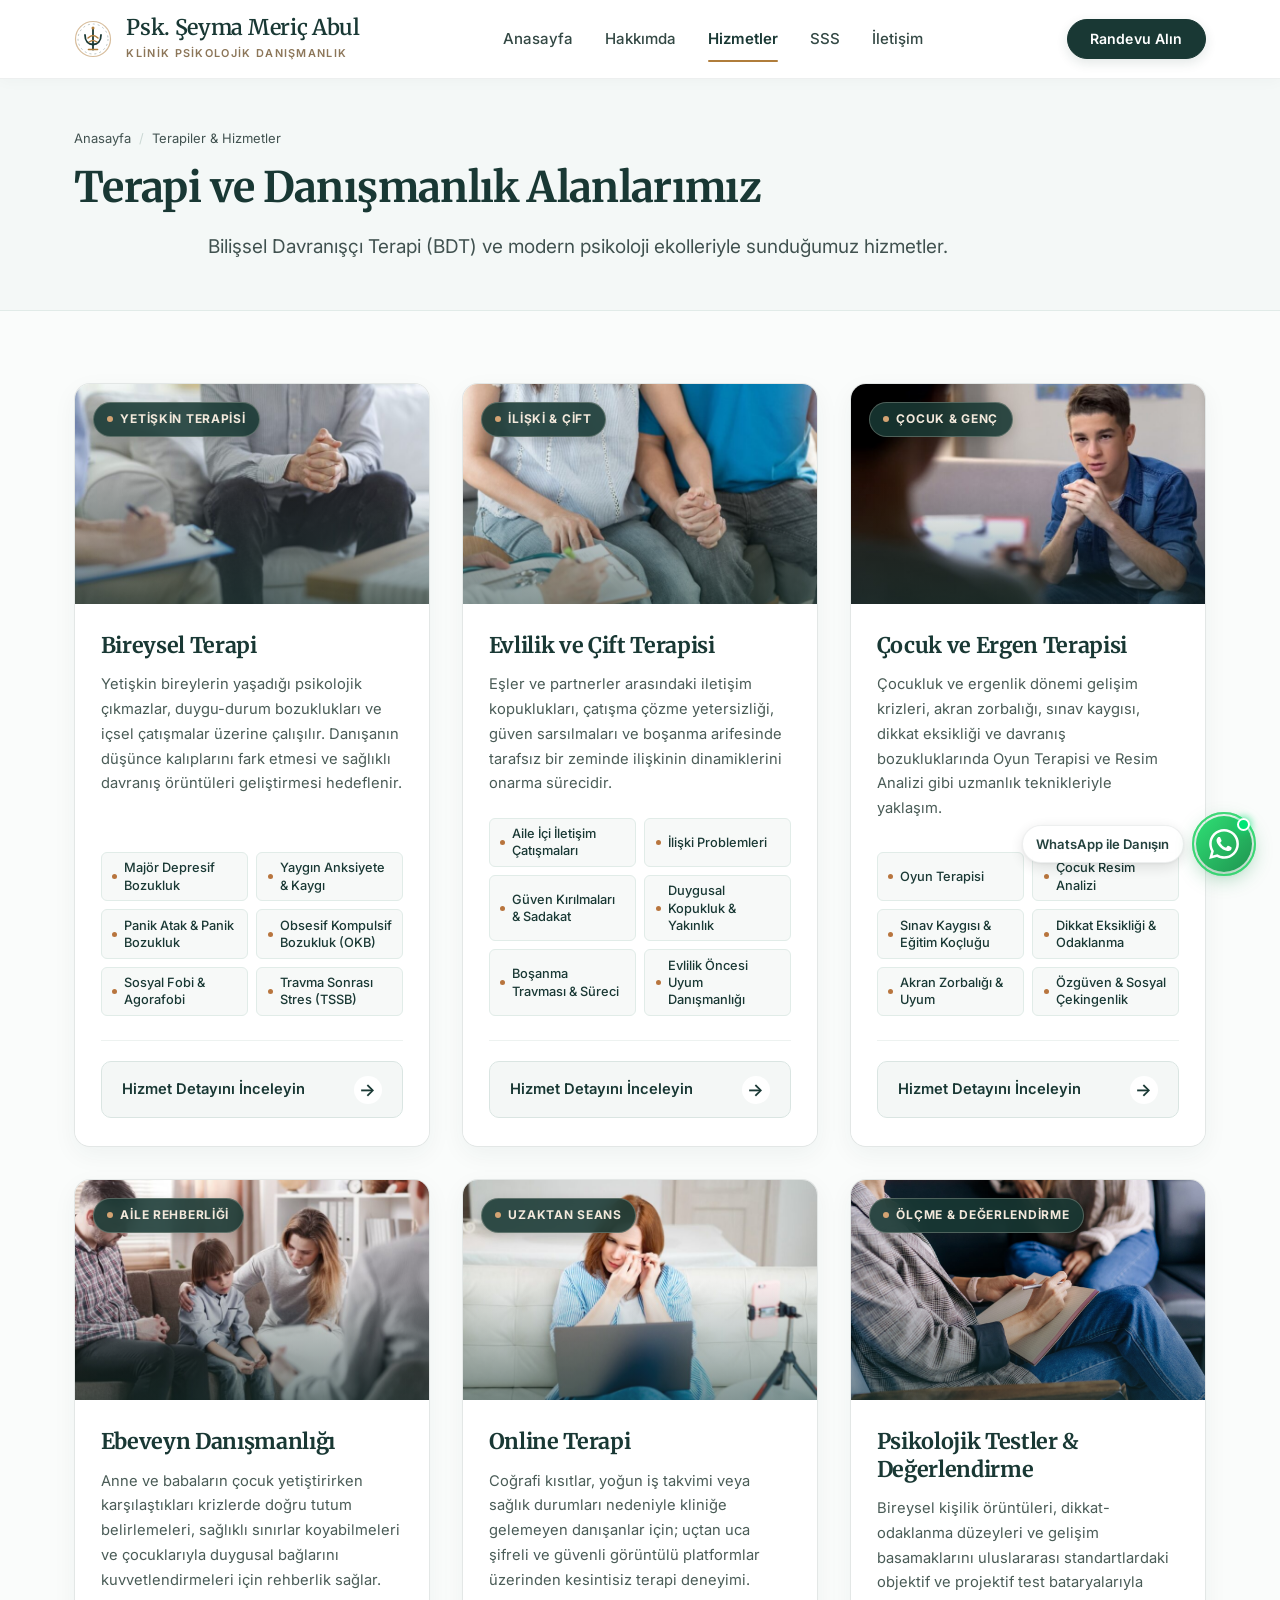
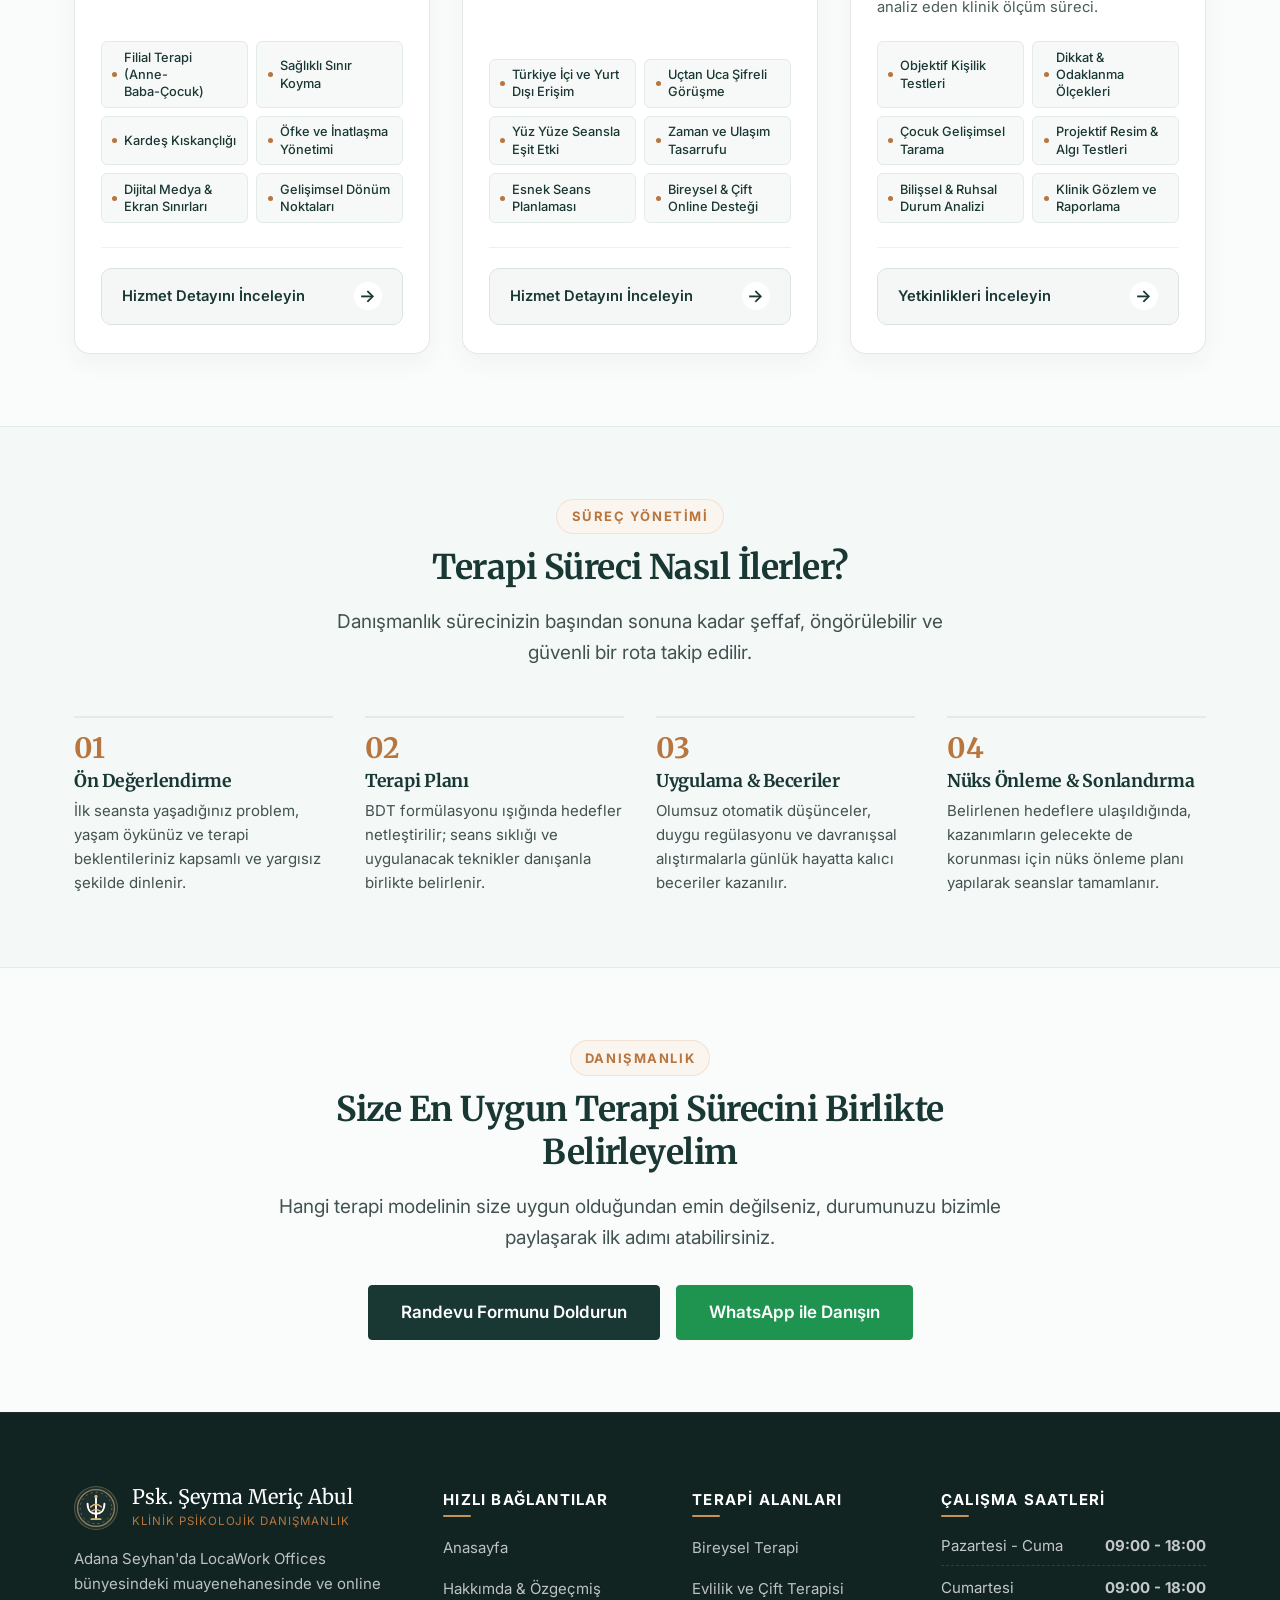
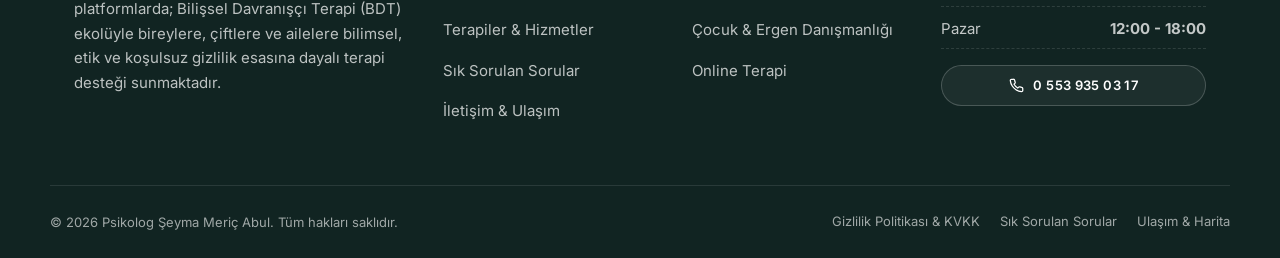
<file: hizmetler.html>
<!DOCTYPE html>
<html lang="tr">
<head>
  <meta charset="UTF-8">
  <meta name="viewport" content="width=device-width, initial-scale=1.0">
  <title>Terapiler ve Danışmanlık Hizmetleri | Psikolog Şeyma Meriç Abul</title>
  <meta name="description" content="Adana'da Bireysel Terapi, Evlilik ve Çift Danışmanlığı, Çocuk & Ergen Psikolojisi, Oyun Terapisi ve Güvenli Online Terapi hizmetlerimiz hakkında detaylı bilgi.">
  <link rel="canonical" href="https://seymameric.com.tr/hizmetler.html">
  
  <meta property="og:type" content="website">
  <meta property="og:url" content="https://seymameric.com.tr/hizmetler.html">
  <meta property="og:title" content="Terapiler ve Danışmanlık Hizmetleri | Psk. Şeyma Meriç Abul">
  <meta property="og:description" content="Bilimsel temelli psikolojik danışmanlık: Bireysel, Çift, Çocuk ve Online Terapi alanları.">
  <meta property="og:image" content="https://seymameric.com.tr/assets/images/bireysel-terapi.jpg">

  <link rel="icon" href="favicon.ico" sizes="any">
  <link rel="icon" type="image/png" sizes="32x32" href="assets/images/favicon-192.png">
  <link rel="apple-touch-icon" href="assets/images/favicon-192.png">

  <!-- Performans & Font Preconnect -->
  <link rel="preconnect" href="https://fonts.googleapis.com">
  <link rel="preconnect" href="https://fonts.gstatic.com" crossorigin>
  <link href="https://fonts.googleapis.com/css2?family=Inter:wght@400;500;600;700&family=Merriweather:ital,wght@0,400;0,700;1,400&display=swap" rel="stylesheet">

  <link rel="stylesheet" href="assets/css/style.css?v=4.4">

  <script type="application/ld+json">
  {
    "@context": "https://schema.org",
    "@type": "MedicalWebPage",
    "name": "Terapiler ve Psikolojik Danışmanlık Alanları",
    "url": "https://seymameric.com.tr/hizmetler.html",
    "description": "Adana'da Bireysel Terapi, Evlilik ve Çift Terapisi, Çocuk & Ergen Danışmanlığı ve Güvenli Online Terapi alanları.",
    "mainEntity": {
      "@type": "ItemList",
      "itemListElement": [
        {
          "@type": "Service",
          "name": "Bireysel Yetişkin Terapisi",
          "url": "https://seymameric.com.tr/bireysel-terapi.html"
        },
        {
          "@type": "Service",
          "name": "Evlilik ve Çift Terapisi",
          "url": "https://seymameric.com.tr/cift-terapisi.html"
        },
        {
          "@type": "Service",
          "name": "Çocuk ve Ergen Danışmanlığı",
          "url": "https://seymameric.com.tr/cocuk-ergen-terapisi.html"
        },
        {
          "@type": "Service",
          "name": "Online Terapi",
          "url": "https://seymameric.com.tr/online-terapi.html"
        }
      ]
    }
  }
  </script>
</head>
<body>


  <a href="#main-content" class="skip-link">Ana İçeriğe Atla</a>

  <!-- Header -->
  <header class="site-header">
    <div class="container header-container">
      <a href="index.html" class="site-logo" aria-label="Psikolog Şeyma Meriç Abul Anasayfa">
        <div class="site-logo-icon" aria-hidden="true">
          <svg class="logo-symbol" width="38" height="38" viewBox="0 0 38 38" fill="none" xmlns="http://www.w3.org/2000/svg">
            <circle cx="19" cy="19" r="17.5" stroke="#b07d3b" stroke-width="1.2" stroke-opacity="0.5"/>
            <circle cx="19" cy="19" r="15" stroke="#193834" stroke-width="0.8" stroke-dasharray="2 3" stroke-opacity="0.35"/>
            <path d="M19 8.5V29.5" stroke="#193834" stroke-width="1.8" stroke-linecap="round"/>
            <path d="M11 15C11 21.5 14.5 24.5 19 24.5" stroke="#193834" stroke-width="1.8" stroke-linecap="round"/>
            <path d="M27 15C27 21.5 23.5 24.5 19 24.5" stroke="#193834" stroke-width="1.8" stroke-linecap="round"/>
            <path d="M14 18C16 16.2 17.5 15.5 19 15.5C20.5 15.5 22 16.2 24 18" stroke="#b07d3b" stroke-width="1.5" stroke-linecap="round"/>
            <path d="M15 22C17 20.8 18 20.3 19 20.3C20 20.3 21 20.8 23 22" stroke="#b07d3b" stroke-width="1.2" stroke-linecap="round"/>
            <circle cx="19" cy="8" r="1.5" fill="#b07d3b"/>
            <line x1="14.5" y1="29.5" x2="23.5" y2="29.5" stroke="#b07d3b" stroke-width="1.6" stroke-linecap="round"/>
          </svg>
        </div>
        <div class="site-logo-text">
          <span class="logo-title">Psk. Şeyma Meriç Abul</span>
          <span class="logo-tagline">Klinik Psikolojik Danışmanlık</span>
        </div>
      </a>

      <nav class="main-nav" aria-label="Ana Menü">
        <ul class="nav-list">
          <li><a href="index.html" class="nav-link">Anasayfa</a></li>
          <li><a href="hakkimda.html" class="nav-link">Hakkımda</a></li>
          <li><a href="hizmetler.html" class="nav-link active">Hizmetler</a></li>
          <li><a href="sss.html" class="nav-link">SSS</a></li>
          <li><a href="iletisim.html" class="nav-link">İletişim</a></li>
        </ul>
      </nav>

      <div class="header-cta">
        <a href="iletisim.html#randevu" class="btn btn-primary btn-sm">Randevu Alın</a>
      </div>

      <button type="button" class="nav-toggle" aria-label="Menüyü Aç" aria-expanded="false" aria-controls="mobileDrawer">
        <svg width="24" height="24" viewBox="0 0 24 24" fill="none" stroke="currentColor" stroke-width="2" aria-hidden="true"><line x1="3" y1="12" x2="21" y2="12"></line><line x1="3" y1="6" x2="21" y2="6"></line><line x1="3" y1="18" x2="21" y2="18"></line></svg>
      </button>
    </div>
  </header>

  <!-- Mobil Menü Çekmecesi -->
  <div class="mobile-drawer" id="mobileDrawer" aria-hidden="true">
    <div class="drawer-backdrop"></div>
    <div class="drawer-panel">
      <div class="drawer-header">
        <div style="display: flex; align-items: center; gap: 0.5rem;">
          <span class="logo-mark" style="width: 34px; height: 34px; font-size: 0.9rem;" aria-hidden="true">ŞM</span>
          <span class="logo-title" style="font-size: 1.1rem;">Psk. Şeyma Meriç</span>
        </div>
        <button type="button" class="drawer-close" aria-label="Menüyü Kapat">&times;</button>
      </div>
      <ul class="drawer-nav-list">
        <li><a href="index.html" class="drawer-nav-link">Anasayfa</a></li>
        <li><a href="hakkimda.html" class="drawer-nav-link">Hakkımda</a></li>
        <li><a href="hizmetler.html" class="drawer-nav-link">Terapiler & Hizmetler</a></li>
        <li><a href="bireysel-terapi.html" class="drawer-nav-link" style="font-size: 0.9rem; padding-left: 1rem; color: var(--color-text-muted);">&bull; Bireysel Terapi</a></li>
        <li><a href="cift-terapisi.html" class="drawer-nav-link" style="font-size: 0.9rem; padding-left: 1rem; color: var(--color-text-muted);">&bull; Çift & Evlilik Terapisi</a></li>
        <li><a href="cocuk-ergen-terapisi.html" class="drawer-nav-link" style="font-size: 0.9rem; padding-left: 1rem; color: var(--color-text-muted);">&bull; Çocuk & Ergen Danışmanlığı</a></li>
        <li><a href="online-terapi.html" class="drawer-nav-link" style="font-size: 0.9rem; padding-left: 1rem; color: var(--color-text-muted);">&bull; Online Terapi</a></li>
        <li><a href="sss.html" class="drawer-nav-link">Sık Sorulan Sorular</a></li>
        <li><a href="iletisim.html" class="drawer-nav-link">İletişim & Ulaşım</a></li>
      </ul>
      <div style="margin-top: auto; display: flex; flex-direction: column; gap: 0.75rem;">
        <a href="tel:05539350317" class="btn btn-outline btn-sm">Telefonla Arayın</a>
        <a href="https://wa.me/905539350317?text=Merhaba%2C%20terapi%20s%C3%BCreci%20ve%20seans%20i%C5%9Fleyi%C5%9Fi%20hakk%C4%B1nda%20bilgi%20alabilir%20miyim%3F" class="btn btn-whatsapp btn-sm">WhatsApp ile Yazın</a>
      </div>
    </div>
  </div>

  <main id="main-content">
    <div class="page-hero">
      <div class="container">
        <ul class="breadcrumb" aria-label="Ekmek Kırıntısı">
          <li><a href="index.html">Anasayfa</a></li>
          <li class="breadcrumb-separator">/</li>
          <li aria-current="page">Terapiler & Hizmetler</li>
        </ul>
        <h1>Terapi ve Danışmanlık Alanlarımız</h1>
        <p class="section-lead" style="margin-bottom: 0;">Bilişsel Davranışçı Terapi (BDT) ve modern psikoloji ekolleriyle sunduğumuz hizmetler.</p>
      </div>
    </div>

    <!-- Hizmet Listesi -->
    <section class="section">
      <div class="container">
        <div class="services-grid">
          <!-- Bireysel Terapi -->
          <article class="service-card">
            <div class="service-card-image">
              <img src="assets/images/bireysel-terapi.jpg" alt="Bireysel Terapi" width="600" height="340" loading="lazy">
              <span class="service-tag"><span class="tag-dot"></span>Yetişkin Terapisi</span>
            </div>
            <div class="service-card-content">
              <h2 class="service-title">Bireysel Terapi</h2>
              <p class="service-description">
                Yetişkin bireylerin yaşadığı psikolojik çıkmazlar, duygu-durum bozuklukları ve içsel çatışmalar üzerine çalışılır. Danışanın düşünce kalıplarını fark etmesi ve sağlıklı davranış örüntüleri geliştirmesi hedeflenir.
              </p>
              <ul class="service-topics">
                <li>Majör Depresif Bozukluk</li>
                <li>Yaygın Anksiyete & Kaygı</li>
                <li>Panik Atak & Panik Bozukluk</li>
                <li>Obsesif Kompulsif Bozukluk (OKB)</li>
                <li>Sosyal Fobi & Agorafobi</li>
                <li>Travma Sonrası Stres (TSSB)</li>
              </ul>
              <div class="service-card-footer">
                <a href="bireysel-terapi.html" class="service-card-btn">
                  <span class="btn-text">Hizmet Detayını İnceleyin</span>
                  <span class="btn-arrow" aria-hidden="true">&rarr;</span>
                </a>
              </div>
            </div>
          </article>

          <!-- Evlilik ve Çift Terapisi -->
          <article class="service-card">
            <div class="service-card-image">
              <img src="assets/images/cift-terapisi.jpg" alt="Evlilik ve Çift Terapisi" width="600" height="340" loading="lazy">
              <span class="service-tag"><span class="tag-dot"></span>İlişki & Çift</span>
            </div>
            <div class="service-card-content">
              <h2 class="service-title">Evlilik ve Çift Terapisi</h2>
              <p class="service-description">
                Eşler ve partnerler arasındaki iletişim kopuklukları, çatışma çözme yetersizliği, güven sarsılmaları ve boşanma arifesinde tarafsız bir zeminde ilişkinin dinamiklerini onarma sürecidir.
              </p>
              <ul class="service-topics">
                <li>Aile İçi İletişim Çatışmaları</li>
                <li>İlişki Problemleri</li>
                <li>Güven Kırılmaları & Sadakat</li>
                <li>Duygusal Kopukluk & Yakınlık</li>
                <li>Boşanma Travması & Süreci</li>
                <li>Evlilik Öncesi Uyum Danışmanlığı</li>
              </ul>
              <div class="service-card-footer">
                <a href="cift-terapisi.html" class="service-card-btn">
                  <span class="btn-text">Hizmet Detayını İnceleyin</span>
                  <span class="btn-arrow" aria-hidden="true">&rarr;</span>
                </a>
              </div>
            </div>
          </article>

          <!-- Çocuk ve Ergen Terapisi -->
          <article class="service-card">
            <div class="service-card-image">
              <img src="assets/images/cocuk-ergen-terapisi.jpg" alt="Çocuk ve Ergen Terapisi" width="600" height="340" loading="lazy">
              <span class="service-tag"><span class="tag-dot"></span>Çocuk & Genç</span>
            </div>
            <div class="service-card-content">
              <h2 class="service-title">Çocuk ve Ergen Terapisi</h2>
              <p class="service-description">
                Çocukluk ve ergenlik dönemi gelişim krizleri, akran zorbalığı, sınav kaygısı, dikkat eksikliği ve davranış bozukluklarında Oyun Terapisi ve Resim Analizi gibi uzmanlık teknikleriyle yaklaşım.
              </p>
              <ul class="service-topics">
                <li>Oyun Terapisi</li>
                <li>Çocuk Resim Analizi</li>
                <li>Sınav Kaygısı & Eğitim Koçluğu</li>
                <li>Dikkat Eksikliği & Odaklanma</li>
                <li>Akran Zorbalığı & Uyum</li>
                <li>Özgüven & Sosyal Çekingenlik</li>
              </ul>
              <div class="service-card-footer">
                <a href="cocuk-ergen-terapisi.html" class="service-card-btn">
                  <span class="btn-text">Hizmet Detayını İnceleyin</span>
                  <span class="btn-arrow" aria-hidden="true">&rarr;</span>
                </a>
              </div>
            </div>
          </article>

          <!-- Ebeveyn Danışmanlığı -->
          <article class="service-card">
            <div class="service-card-image">
              <img src="assets/images/ebeveyn-danismanligi.jpg" alt="Ebeveyn Danışmanlığı" width="600" height="340" loading="lazy">
              <span class="service-tag"><span class="tag-dot"></span>Aile Rehberliği</span>
            </div>
            <div class="service-card-content">
              <h2 class="service-title">Ebeveyn Danışmanlığı</h2>
              <p class="service-description">
                Anne ve babaların çocuk yetiştirirken karşılaştıkları krizlerde doğru tutum belirlemeleri, sağlıklı sınırlar koyabilmeleri ve çocuklarıyla duygusal bağlarını kuvvetlendirmeleri için rehberlik sağlar.
              </p>
              <ul class="service-topics">
                <li>Filial Terapi (Anne-Baba-Çocuk)</li>
                <li>Sağlıklı Sınır Koyma</li>
                <li>Kardeş Kıskançlığı</li>
                <li>Öfke ve İnatlaşma Yönetimi</li>
                <li>Dijital Medya & Ekran Sınırları</li>
                <li>Gelişimsel Dönüm Noktaları</li>
              </ul>
              <div class="service-card-footer">
                <a href="cocuk-ergen-terapisi.html#ebeveyn" class="service-card-btn">
                  <span class="btn-text">Hizmet Detayını İnceleyin</span>
                  <span class="btn-arrow" aria-hidden="true">&rarr;</span>
                </a>
              </div>
            </div>
          </article>

          <!-- Online Terapi -->
          <article class="service-card">
            <div class="service-card-image">
              <img src="assets/images/online-terapi.jpg" alt="Online Psikolojik Danışmanlık" width="600" height="340" loading="lazy">
              <span class="service-tag"><span class="tag-dot"></span>Uzaktan Seans</span>
            </div>
            <div class="service-card-content">
              <h2 class="service-title">Online Terapi</h2>
              <p class="service-description">
                Coğrafi kısıtlar, yoğun iş takvimi veya sağlık durumları nedeniyle kliniğe gelemeyen danışanlar için; uçtan uca şifreli ve güvenli görüntülü platformlar üzerinden kesintisiz terapi deneyimi.
              </p>
              <ul class="service-topics">
                <li>Türkiye İçi ve Yurt Dışı Erişim</li>
                <li>Uçtan Uca Şifreli Görüşme</li>
                <li>Yüz Yüze Seansla Eşit Etki</li>
                <li>Zaman ve Ulaşım Tasarrufu</li>
                <li>Esnek Seans Planlaması</li>
                <li>Bireysel & Çift Online Desteği</li>
              </ul>
              <div class="service-card-footer">
                <a href="online-terapi.html" class="service-card-btn">
                  <span class="btn-text">Hizmet Detayını İnceleyin</span>
                  <span class="btn-arrow" aria-hidden="true">&rarr;</span>
                </a>
              </div>
            </div>
          </article>

          <!-- Psikolojik Testler & Klinik Değerlendirme -->
          <article class="service-card" id="testler">
            <div class="service-card-image">
              <img src="assets/images/hero-therapy.jpg" alt="Psikolojik Testler ve Klinik Değerlendirme" width="600" height="340" loading="lazy">
              <span class="service-tag"><span class="tag-dot"></span>Ölçme & Değerlendirme</span>
            </div>
            <div class="service-card-content">
              <h2 class="service-title">Psikolojik Testler & Değerlendirme</h2>
              <p class="service-description">
                Bireysel kişilik örüntüleri, dikkat-odaklanma düzeyleri ve gelişim basamaklarını uluslararası standartlardaki objektif ve projektif test bataryalarıyla analiz eden klinik ölçüm süreci.
              </p>
              <ul class="service-topics">
                <li>Objektif Kişilik Testleri</li>
                <li>Dikkat & Odaklanma Ölçekleri</li>
                <li>Çocuk Gelişimsel Tarama</li>
                <li>Projektif Resim & Algı Testleri</li>
                <li>Bilişsel & Ruhsal Durum Analizi</li>
                <li>Klinik Gözlem ve Raporlama</li>
              </ul>
              <div class="service-card-footer">
                <a href="hakkimda.html#yetkinlikler" class="service-card-btn">
                  <span class="btn-text">Yetkinlikleri İnceleyin</span>
                  <span class="btn-arrow" aria-hidden="true">&rarr;</span>
                </a>
              </div>
            </div>
          </article>
        </div>
      </div>
    </section>

    <!-- Terapi Süreci Nasıl İşler? (Bilgi Mimarisi) -->
    <section class="section section-alt">
      <div class="container">
        <div class="section-title-wrap">
          <span class="section-subtitle">Süreç Yönetimi</span>
          <h2>Terapi Süreci Nasıl İlerler?</h2>
          <p class="section-lead">Danışmanlık sürecinizin başından sonuna kadar şeffaf, öngörülebilir ve güvenli bir rota takip edilir.</p>
        </div>

        <div class="process-list">
          <div class="process-step">
            <div class="process-num">01</div>
            <h3 class="process-title">Ön Değerlendirme</h3>
            <p class="process-desc">
              İlk seansta yaşadığınız problem, yaşam öykünüz ve terapi beklentileriniz kapsamlı ve yargısız şekilde dinlenir.
            </p>
          </div>

          <div class="process-step">
            <div class="process-num">02</div>
            <h3 class="process-title">Terapi Planı</h3>
            <p class="process-desc">
              BDT formülasyonu ışığında hedefler netleştirilir; seans sıklığı ve uygulanacak teknikler danışanla birlikte belirlenir.
            </p>
          </div>

          <div class="process-step">
            <div class="process-num">03</div>
            <h3 class="process-title">Uygulama & Beceriler</h3>
            <p class="process-desc">
              Olumsuz otomatik düşünceler, duygu regülasyonu ve davranışsal alıştırmalarla günlük hayatta kalıcı beceriler kazanılır.
            </p>
          </div>

          <div class="process-step">
            <div class="process-num">04</div>
            <h3 class="process-title">Nüks Önleme & Sonlandırma</h3>
            <p class="process-desc">
              Belirlenen hedeflere ulaşıldığında, kazanımların gelecekte de korunması için nüks önleme planı yapılarak seanslar tamamlanır.
            </p>
          </div>
        </div>
      </div>
    </section>

    <!-- Randevu CTA -->
    <section class="section" style="text-align: center;">
      <div class="container container-narrow">
        <span class="section-subtitle">Danışmanlık</span>
        <h2>Size En Uygun Terapi Sürecini Birlikte Belirleyelim</h2>
        <p class="section-lead" style="margin-bottom: var(--space-8);">
          Hangi terapi modelinin size uygun olduğundan emin değilseniz, durumunuzu bizimle paylaşarak ilk adımı atabilirsiniz.
        </p>
        <div style="display: flex; gap: 1rem; justify-content: center; flex-wrap: wrap;">
          <a href="iletisim.html#randevu" class="btn btn-primary btn-lg">Randevu Formunu Doldurun</a>
          <a href="https://wa.me/905539350317?text=Merhaba%2C%20terapi%20s%C3%BCreci%20ve%20seans%20i%C5%9Fleyi%C5%9Fi%20hakk%C4%B1nda%20bilgi%20alabilir%20miyim%3F" target="_blank" rel="noopener noreferrer" class="btn btn-whatsapp btn-lg">WhatsApp ile Danışın</a>
        </div>
      </div>
    </section>
  </main>

  <!-- Footer -->
  <footer class="site-footer">
    <div class="container footer-grid">
      <div>
        <a href="index.html" class="footer-logo" aria-label="Psikolog Şeyma Meriç Abul Anasayfa">
          <div class="footer-logo-icon" aria-hidden="true">
            <svg width="40" height="40" viewBox="0 0 38 38" fill="none" xmlns="http://www.w3.org/2000/svg">
              <circle cx="19" cy="19" r="17.5" stroke="#dfb77c" stroke-width="1.2" stroke-opacity="0.6"/>
              <circle cx="19" cy="19" r="15" stroke="#ffffff" stroke-width="0.8" stroke-dasharray="2 3" stroke-opacity="0.3"/>
              <path d="M19 8.5V29.5" stroke="#ffffff" stroke-width="1.8" stroke-linecap="round"/>
              <path d="M11 15C11 21.5 14.5 24.5 19 24.5" stroke="#ffffff" stroke-width="1.8" stroke-linecap="round"/>
              <path d="M27 15C27 21.5 23.5 24.5 19 24.5" stroke="#ffffff" stroke-width="1.8" stroke-linecap="round"/>
              <path d="M14 18C16 16.2 17.5 15.5 19 15.5C20.5 15.5 22 16.2 24 18" stroke="#dfb77c" stroke-width="1.5" stroke-linecap="round"/>
              <path d="M15 22C17 20.8 18 20.3 19 20.3C20 20.3 21 20.8 23 22" stroke="#dfb77c" stroke-width="1.2" stroke-linecap="round"/>
              <circle cx="19" cy="8" r="1.5" fill="#dfb77c"/>
              <line x1="14.5" y1="29.5" x2="23.5" y2="29.5" stroke="#dfb77c" stroke-width="1.6" stroke-linecap="round"/>
            </svg>
          </div>
          <div class="footer-logo-text">
            <span class="footer-logo-title">Psk. Şeyma Meriç Abul</span>
            <span class="footer-logo-tagline">Klinik Psikolojik Danışmanlık</span>
          </div>
        </a>
        <p class="footer-about">
          Adana Seyhan'da LocaWork Offices bünyesindeki muayenehanesinde ve online platformlarda; Bilişsel Davranışçı Terapi (BDT) ekolüyle bireylere, çiftlere ve ailelere bilimsel, etik ve koşulsuz gizlilik esasına dayalı terapi desteği sunmaktadır.
        </p>
      </div>

      <div>
        <h4 class="footer-title">Hızlı Bağlantılar</h4>
        <ul class="footer-links">
          <li><a href="index.html">Anasayfa</a></li>
          <li><a href="hakkimda.html">Hakkımda & Özgeçmiş</a></li>
          <li><a href="hizmetler.html">Terapiler & Hizmetler</a></li>
          <li><a href="sss.html">Sık Sorulan Sorular</a></li>
          <li><a href="iletisim.html">İletişim & Ulaşım</a></li>
        </ul>
      </div>

      <div>
        <h4 class="footer-title">Terapi Alanları</h4>
        <ul class="footer-links">
          <li><a href="bireysel-terapi.html">Bireysel Terapi</a></li>
          <li><a href="cift-terapisi.html">Evlilik ve Çift Terapisi</a></li>
          <li><a href="cocuk-ergen-terapisi.html">Çocuk & Ergen Danışmanlığı</a></li>
          <li><a href="online-terapi.html">Online Terapi</a></li>
        </ul>
      </div>

      <div>
        <h4 class="footer-title">Çalışma Saatleri</h4>
        <ul class="footer-hours-list">
          <li class="footer-hours-item">
            <span>Pazartesi - Cuma</span>
            <strong>09:00 - 18:00</strong>
          </li>
          <li class="footer-hours-item">
            <span>Cumartesi</span>
            <strong>09:00 - 18:00</strong>
          </li>
          <li class="footer-hours-item">
            <span>Pazar</span>
            <strong>12:00 - 18:00</strong>
          </li>
        </ul>
        <div style="margin-top: 1rem;">
          <a href="tel:05539350317" class="btn btn-outline-white btn-sm" style="width: 100%;"><svg width="15" height="15" viewBox="0 0 24 24" fill="none" stroke="currentColor" stroke-width="2" aria-hidden="true"><path d="M22 16.92v3a2 2 0 0 1-2.18 2 19.79 19.79 0 0 1-8.63-3.07 19.5 19.5 0 0 1-6-6 19.79 19.79 0 0 1-3.07-8.67A2 2 0 0 1 4.11 2h3a2 2 0 0 1 2 1.72 12.84 12.84 0 0 0 .7 2.81 2 2 0 0 1-.45 2.11L8.09 9.91a16 16 0 0 0 6 6l1.27-1.27a2 2 0 0 1 2.11-.45 12.84 12.84 0 0 0 2.81.7A2 2 0 0 1 22 16.92z"></path></svg> 0 553 935 03 17</a>
        </div>
      </div>
    </div>

    <div class="container footer-bottom">
      <div>
        &copy; 2026 Psikolog Şeyma Meriç Abul. Tüm hakları saklıdır.
      </div>
      <div class="footer-bottom-links">
        <a href="gizlilik-politikasi.html">Gizlilik Politikası & KVKK</a>
        <a href="sss.html">Sık Sorulan Sorular</a>
        <a href="iletisim.html">Ulaşım & Harita</a>
      </div>
    </div>
  </footer>
  <!-- Sabit WhatsApp Butonu (Canlı Messenger Efektli) -->
  <div class="whatsapp-float-wrapper">
    <span class="whatsapp-float-tooltip">WhatsApp ile Danışın</span>
    <a href="https://wa.me/905539350317?text=Merhaba%2C%20terapi%20s%C3%BCreci%20ve%20seans%20i%C5%9Fleyi%C5%9Fi%20hakk%C4%B1nda%20bilgi%20alabilir%20miyim%3F" class="whatsapp-float" target="_blank" rel="noopener noreferrer" aria-label="WhatsApp üzerinden mesaj gönderin">
      <span class="whatsapp-pulse-ring" aria-hidden="true"></span>
      <span class="whatsapp-pulse-ring delay" aria-hidden="true"></span>
      <span class="whatsapp-online-dot" title="Çevrimiçi Danışma" aria-hidden="true"></span>
      <svg class="whatsapp-float-icon" viewBox="0 0 24 24" aria-hidden="true"><path d="M.057 24l1.687-6.163c-1.041-1.804-1.588-3.849-1.587-5.946.003-6.556 5.338-11.891 11.893-11.891 3.181.001 6.167 1.24 8.413 3.488 2.245 2.248 3.481 5.236 3.48 8.414-.003 6.557-5.338 11.892-11.893 11.892-1.99-.001-3.951-.5-5.688-1.448l-6.305 1.654zm6.597-3.807c1.676.995 3.276 1.591 5.392 1.592 5.448 0 9.886-4.434 9.889-9.885.002-5.462-4.415-9.89-9.881-9.892-5.452 0-9.887 4.434-9.889 9.884-.001 2.225.651 3.891 1.746 5.634l-.999 3.648 3.742-.981zm11.387-5.464c-.074-.124-.272-.198-.57-.347-.297-.149-1.758-.868-2.031-.967-.272-.099-.47-.149-.669.149-.198.297-.768.967-.941 1.165-.173.198-.347.223-.644.074-.297-.149-1.255-.462-2.39-1.475-.883-.788-1.48-1.761-1.653-2.059-.173-.297-.018-.458.13-.606.134-.133.297-.347.446-.521.151-.172.2-.296.3-.495.099-.198.05-.372-.025-.521-.075-.148-.669-1.611-.916-2.206-.242-.579-.487-.501-.669-.51l-.57-.01c-.198 0-.52.074-.792.372s-1.04 1.016-1.04 2.479 1.065 2.876 1.213 3.074c.149.198 2.095 3.2 5.076 4.487.709.306 1.263.489 1.694.626.712.226 1.36.194 1.872.118.571-.085 1.758-.719 2.006-1.413.248-.695.248-1.29.173-1.414z"/></svg>
    </a>
  </div>

  <aside class="mobile-action-bar" aria-label="Hızlı İletişim">
    <div class="mobile-action-bar-inner">
      <a href="tel:05539350317" class="btn btn-outline btn-sm">Telefonla Ara</a>
      <a href="https://wa.me/905539350317?text=Merhaba%2C%20terapi%20s%C3%BCreci%20ve%20seans%20i%C5%9Fleyi%C5%9Fi%20hakk%C4%B1nda%20bilgi%20alabilir%20miyim%3F" target="_blank" rel="noopener noreferrer" class="btn btn-whatsapp btn-sm">WhatsApp</a>
    </div>
  </aside>

  <script src="assets/js/main.js?v=3.9"></script>
</body>
</html>
</file>
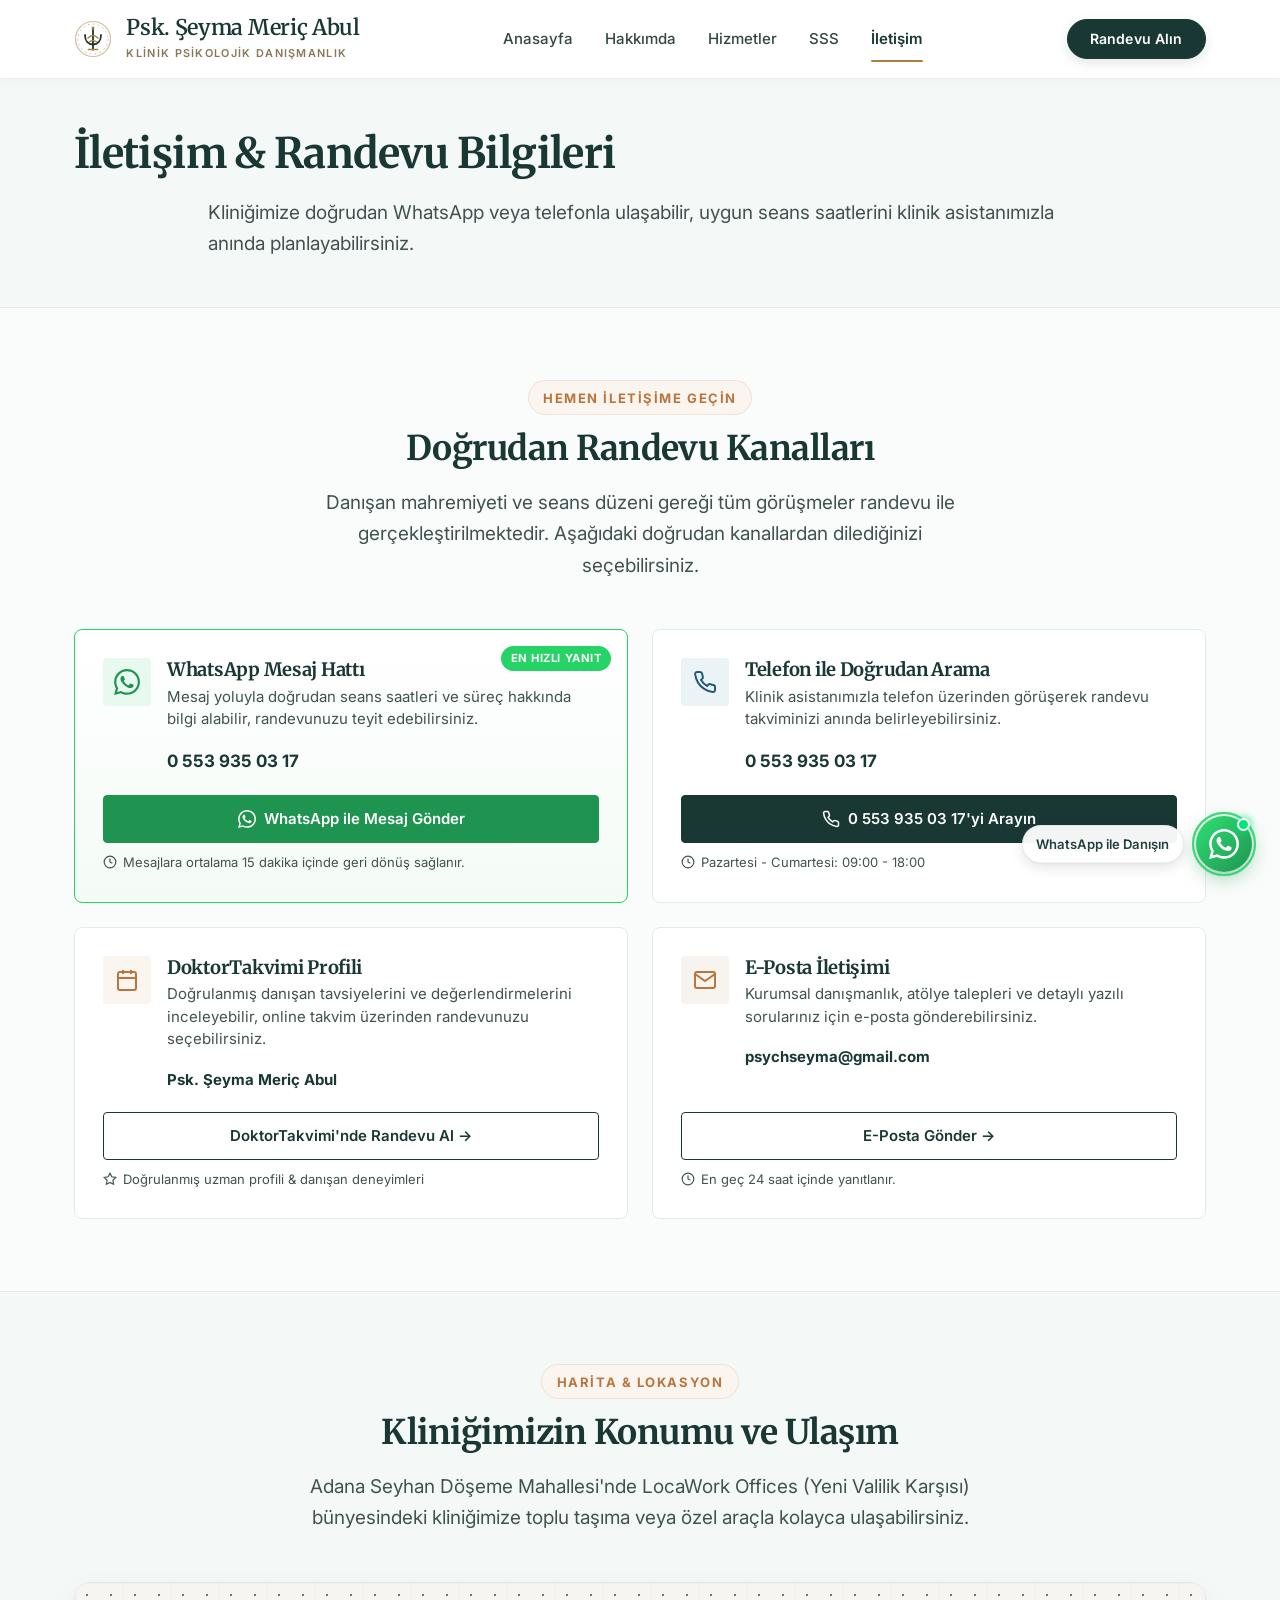
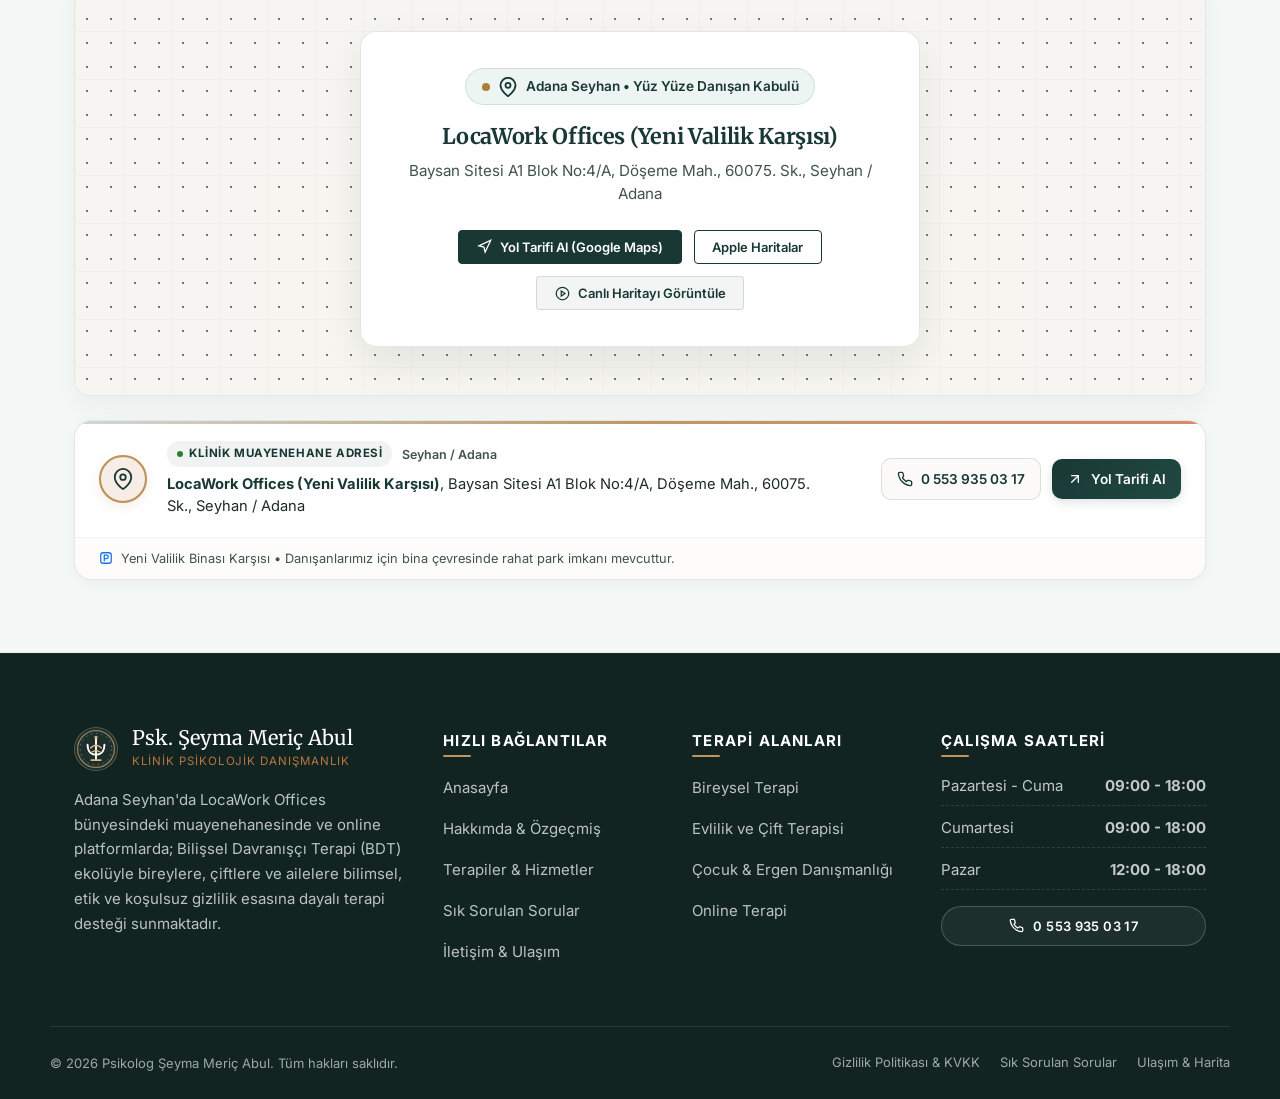
<file: iletisim.html>
<!DOCTYPE html>
<html lang="tr">
<head>
  <meta charset="UTF-8">
  <meta name="viewport" content="width=device-width, initial-scale=1.0">
  <title>İletişim & Konum | Psikolog Şeyma Meriç Abul - Adana Seyhan</title>
  <meta name="description" content="Psikolog Şeyma Meriç Abul Adana kliniği adresi (LocaWork Offices Seyhan), telefon numarası, çalışma saatleri, Google haritası ve doğrudan randevu kanalları.">
  <link rel="canonical" href="https://seymameric.com.tr/iletisim.html">
  
  <meta property="og:type" content="website">
  <meta property="og:url" content="https://seymameric.com.tr/iletisim.html">
  <meta property="og:title" content="İletişim & Konum | Psk. Şeyma Meriç Abul - Adana">
  <meta property="og:description" content="Adana Seyhan LocaWork Offices'teki kliniğimizde randevu oluşturun veya telefon ve WhatsApp ile doğrudan ulaşın.">
  <meta property="og:image" content="https://seymameric.com.tr/assets/images/ofis-klinik.jpg">

  <link rel="icon" href="favicon.ico" sizes="any">
  <link rel="icon" type="image/png" sizes="32x32" href="assets/images/favicon-192.png">
  <link rel="apple-touch-icon" href="assets/images/favicon-192.png">

  <!-- Performans & Font Preconnect -->
  <link rel="preconnect" href="https://fonts.googleapis.com">
  <link rel="preconnect" href="https://fonts.gstatic.com" crossorigin>
  <link href="https://fonts.googleapis.com/css2?family=Inter:wght@400;500;600;700&family=Merriweather:ital,wght@0,400;0,700;1,400&display=swap" rel="stylesheet">

  <link rel="stylesheet" href="assets/css/style.css?v=4.4">

  <!-- Yapılandırılmış Veri (Schema.org) - LocalBusiness & MedicalBusiness -->
  <script type="application/ld+json">
  {
    "@context": "https://schema.org",
    "@type": ["LocalBusiness", "MedicalBusiness"],
    "name": "Psikolog Şeyma Meriç Abul Klinik Psikolojik Danışmanlık",
    "medicalSpecialty": "Psychology",
    "image": "https://seymameric.com.tr/assets/images/ofis-klinik.jpg",
    "url": "https://seymameric.com.tr/iletisim.html",
    "telephone": "+905539350317",
    "email": "psychseyma@gmail.com",
    "priceRange": "$$",
    "sameAs": [
      "https://www.instagram.com/psk.seymameric/",
      "https://www.doktortakvimi.com/seyma-meric-abul/psikoloji/eskisehir"
    ],
    "address": {
      "@type": "PostalAddress",
      "streetAddress": "LocaWork Offices (Yeni Valilik Karşısı), Baysan Sitesi A1 Blok No:4/A, Döşeme Mah., 60075. Sk.",
      "addressLocality": "Seyhan",
      "addressRegion": "Adana",
      "postalCode": "01060",
      "addressCountry": "TR"
    },
    "geo": {
      "@type": "GeoCoordinates",
      "latitude": 36.9914,
      "longitude": 35.3213
    },
    "openingHoursSpecification": [
      {
        "@type": "OpeningHoursSpecification",
        "dayOfWeek": ["Monday", "Tuesday", "Wednesday", "Thursday", "Friday", "Saturday"],
        "opens": "09:00",
        "closes": "18:00"
      },
      {
        "@type": "OpeningHoursSpecification",
        "dayOfWeek": ["Sunday"],
        "opens": "12:00",
        "closes": "18:00"
      }
    ]
  }
  </script>
</head>
<body>


  <a href="#main-content" class="skip-link">Ana İçeriğe Atla</a>

  <header class="site-header">
    <div class="container header-container">
      <a href="index.html" class="site-logo" aria-label="Psikolog Şeyma Meriç Abul Anasayfa">
        <div class="site-logo-icon" aria-hidden="true">
          <svg class="logo-symbol" width="38" height="38" viewBox="0 0 38 38" fill="none" xmlns="http://www.w3.org/2000/svg">
            <circle cx="19" cy="19" r="17.5" stroke="#b07d3b" stroke-width="1.2" stroke-opacity="0.5"/>
            <circle cx="19" cy="19" r="15" stroke="#193834" stroke-width="0.8" stroke-dasharray="2 3" stroke-opacity="0.35"/>
            <path d="M19 8.5V29.5" stroke="#193834" stroke-width="1.8" stroke-linecap="round"/>
            <path d="M11 15C11 21.5 14.5 24.5 19 24.5" stroke="#193834" stroke-width="1.8" stroke-linecap="round"/>
            <path d="M27 15C27 21.5 23.5 24.5 19 24.5" stroke="#193834" stroke-width="1.8" stroke-linecap="round"/>
            <path d="M14 18C16 16.2 17.5 15.5 19 15.5C20.5 15.5 22 16.2 24 18" stroke="#b07d3b" stroke-width="1.5" stroke-linecap="round"/>
            <path d="M15 22C17 20.8 18 20.3 19 20.3C20 20.3 21 20.8 23 22" stroke="#b07d3b" stroke-width="1.2" stroke-linecap="round"/>
            <circle cx="19" cy="8" r="1.5" fill="#b07d3b"/>
            <line x1="14.5" y1="29.5" x2="23.5" y2="29.5" stroke="#b07d3b" stroke-width="1.6" stroke-linecap="round"/>
          </svg>
        </div>
        <div class="site-logo-text">
          <span class="logo-title">Psk. Şeyma Meriç Abul</span>
          <span class="logo-tagline">Klinik Psikolojik Danışmanlık</span>
        </div>
      </a>

      <nav class="main-nav" aria-label="Ana Menü">
        <ul class="nav-list">
          <li><a href="index.html" class="nav-link">Anasayfa</a></li>
          <li><a href="hakkimda.html" class="nav-link">Hakkımda</a></li>
          <li><a href="hizmetler.html" class="nav-link">Hizmetler</a></li>
          <li><a href="sss.html" class="nav-link">SSS</a></li>
          <li><a href="iletisim.html" class="nav-link active">İletişim</a></li>
        </ul>
      </nav>

      <div class="header-cta">
        <a href="iletisim.html#randevu" class="btn btn-primary btn-sm">Randevu Alın</a>
      </div>

      <button type="button" class="nav-toggle" aria-label="Menüyü Aç" aria-expanded="false" aria-controls="mobileDrawer">
        <svg width="24" height="24" viewBox="0 0 24 24" fill="none" stroke="currentColor" stroke-width="2" aria-hidden="true"><line x1="3" y1="12" x2="21" y2="12"></line><line x1="3" y1="6" x2="21" y2="6"></line><line x1="3" y1="18" x2="21" y2="18"></line></svg>
      </button>
    </div>
  </header>

  <!-- Mobil Menü Çekmecesi -->
  <div class="mobile-drawer" id="mobileDrawer" aria-hidden="true">
    <div class="drawer-backdrop"></div>
    <div class="drawer-panel">
      <div class="drawer-header">
        <div style="display: flex; align-items: center; gap: 0.5rem;">
          <span class="logo-mark" style="width: 34px; height: 34px; font-size: 0.9rem;" aria-hidden="true">ŞM</span>
          <span class="logo-title" style="font-size: 1.1rem;">Psk. Şeyma Meriç</span>
        </div>
        <button type="button" class="drawer-close" aria-label="Menüyü Kapat">&times;</button>
      </div>
      <ul class="drawer-nav-list">
        <li><a href="index.html" class="drawer-nav-link">Anasayfa</a></li>
        <li><a href="hakkimda.html" class="drawer-nav-link">Hakkımda</a></li>
        <li><a href="hizmetler.html" class="drawer-nav-link">Terapiler & Hizmetler</a></li>
        <li><a href="bireysel-terapi.html" class="drawer-nav-link" style="font-size: 0.9rem; padding-left: 1rem; color: var(--color-text-muted);">&bull; Bireysel Terapi</a></li>
        <li><a href="cift-terapisi.html" class="drawer-nav-link" style="font-size: 0.9rem; padding-left: 1rem; color: var(--color-text-muted);">&bull; Çift & Evlilik Terapisi</a></li>
        <li><a href="cocuk-ergen-terapisi.html" class="drawer-nav-link" style="font-size: 0.9rem; padding-left: 1rem; color: var(--color-text-muted);">&bull; Çocuk & Ergen Danışmanlığı</a></li>
        <li><a href="online-terapi.html" class="drawer-nav-link" style="font-size: 0.9rem; padding-left: 1rem; color: var(--color-text-muted);">&bull; Online Terapi</a></li>
        <li><a href="sss.html" class="drawer-nav-link">Sık Sorulan Sorular</a></li>
        <li><a href="iletisim.html" class="drawer-nav-link">İletişim & Ulaşım</a></li>
      </ul>
      <div style="margin-top: auto; display: flex; flex-direction: column; gap: 0.75rem;">
        <a href="tel:05539350317" class="btn btn-outline btn-sm">Telefonla Arayın</a>
        <a href="https://wa.me/905539350317?text=Merhaba%2C%20terapi%20s%C3%BCreci%20ve%20seans%20i%C5%9Fleyi%C5%9Fi%20hakk%C4%B1nda%20bilgi%20alabilir%20miyim%3F" class="btn btn-whatsapp btn-sm">
          <svg width="18" height="18" viewBox="0 0 24 24" fill="currentColor" aria-hidden="true"><path d="M.057 24l1.687-6.163c-1.041-1.804-1.588-3.849-1.587-5.946.003-6.556 5.338-11.891 11.893-11.891 3.181.001 6.167 1.24 8.413 3.488 2.245 2.248 3.481 5.236 3.48 8.414-.003 6.557-5.338 11.892-11.893 11.892-1.99-.001-3.951-.5-5.688-1.448l-6.305 1.654zm6.597-3.807c1.676.995 3.276 1.591 5.392 1.592 5.448 0 9.886-4.434 9.889-9.885.002-5.462-4.415-9.89-9.881-9.892-5.452 0-9.887 4.434-9.889 9.884-.001 2.225.651 3.891 1.746 5.634l-.999 3.648 3.742-.981zm11.387-5.464c-.074-.124-.272-.198-.57-.347-.297-.149-1.758-.868-2.031-.967-.272-.099-.47-.149-.669.149-.198.297-.768.967-.941 1.165-.173.198-.347.223-.644.074-.297-.149-1.255-.462-2.39-1.475-.883-.788-1.48-1.761-1.653-2.059-.173-.297-.018-.458.13-.606.134-.133.297-.347.446-.521.151-.172.2-.296.3-.495.099-.198.05-.372-.025-.521-.075-.148-.669-1.611-.916-2.206-.242-.579-.487-.501-.669-.51l-.57-.01c-.198 0-.52.074-.792.372s-1.04 1.016-1.04 2.479 1.065 2.876 1.213 3.074c.149.198 2.095 3.2 5.076 4.487.709.306 1.263.489 1.694.626.712.226 1.36.194 1.872.118.571-.085 1.758-.719 2.006-1.413.248-.695.248-1.29.173-1.414z"/></svg>
          WhatsApp ile Yazın
        </a>
      </div>
    </div>
  </div>

  <main id="main-content">
    <div class="page-hero">
      <div class="container">
        <h1>İletişim & Randevu Bilgileri</h1>
        <p class="section-lead" style="margin-bottom: 0;">
          Kliniğimize doğrudan WhatsApp veya telefonla ulaşabilir, uygun seans saatlerini klinik asistanımızla anında planlayabilirsiniz.
        </p>
      </div>
    </div>

    <!-- Doğrudan Randevu ve İletişim Kanalları -->
    <section class="section" id="randevu">
      <div class="container">
        <div class="section-title-wrap">
          <span class="section-subtitle">Hemen İletişime Geçin</span>
          <h2>Doğrudan Randevu Kanalları</h2>
          <p class="section-lead">
            Danışan mahremiyeti ve seans düzeni gereği tüm görüşmeler randevu ile gerçekleştirilmektedir. Aşağıdaki doğrudan kanallardan dilediğinizi seçebilirsiniz.
          </p>
        </div>

        <div class="direct-appointment-hub">
          <!-- 1. Kanal: WhatsApp (Öne Çıkan) -->
          <div class="hub-channel-card highlight">
            <span class="hub-channel-badge">En Hızlı Yanıt</span>
            <div class="hub-channel-header">
              <div class="hub-channel-icon whatsapp">
                <svg width="26" height="26" viewBox="0 0 24 24" fill="currentColor" aria-hidden="true"><path d="M.057 24l1.687-6.163c-1.041-1.804-1.588-3.849-1.587-5.946.003-6.556 5.338-11.891 11.893-11.891 3.181.001 6.167 1.24 8.413 3.488 2.245 2.248 3.481 5.236 3.48 8.414-.003 6.557-5.338 11.892-11.893 11.892-1.99-.001-3.951-.5-5.688-1.448l-6.305 1.654zm6.597-3.807c1.676.995 3.276 1.591 5.392 1.592 5.448 0 9.886-4.434 9.889-9.885.002-5.462-4.415-9.89-9.881-9.892-5.452 0-9.887 4.434-9.889 9.884-.001 2.225.651 3.891 1.746 5.634l-.999 3.648 3.742-.981zm11.387-5.464c-.074-.124-.272-.198-.57-.347-.297-.149-1.758-.868-2.031-.967-.272-.099-.47-.149-.669.149-.198.297-.768.967-.941 1.165-.173.198-.347.223-.644.074-.297-.149-1.255-.462-2.39-1.475-.883-.788-1.48-1.761-1.653-2.059-.173-.297-.018-.458.13-.606.134-.133.297-.347.446-.521.151-.172.2-.296.3-.495.099-.198.05-.372-.025-.521-.075-.148-.669-1.611-.916-2.206-.242-.579-.487-.501-.669-.51l-.57-.01c-.198 0-.52.074-.792.372s-1.04 1.016-1.04 2.479 1.065 2.876 1.213 3.074c.149.198 2.095 3.2 5.076 4.487.709.306 1.263.489 1.694.626.712.226 1.36.194 1.872.118.571-.085 1.758-.719 2.006-1.413.248-.695.248-1.29.173-1.414z"/></svg>
              </div>
              <div>
                <h3 class="hub-channel-title">WhatsApp Mesaj Hattı</h3>
                <p class="hub-channel-desc">
                  Mesaj yoluyla doğrudan seans saatleri ve süreç hakkında bilgi alabilir, randevunuzu teyit edebilirsiniz.
                </p>
                <div class="hub-channel-value">0 553 935 03 17</div>
              </div>
            </div>
            <div class="hub-channel-footer">
              <a href="https://wa.me/905539350317?text=Merhaba%2C%20terapi%20s%C3%BCreci%20ve%20seans%20i%C5%9Fleyi%C5%9Fi%20hakk%C4%B1nda%20bilgi%20alabilir%20miyim%3F" target="_blank" rel="noopener noreferrer" class="btn btn-whatsapp" style="width: 100%;">
                <svg width="18" height="18" viewBox="0 0 24 24" fill="currentColor" aria-hidden="true"><path d="M.057 24l1.687-6.163c-1.041-1.804-1.588-3.849-1.587-5.946.003-6.556 5.338-11.891 11.893-11.891 3.181.001 6.167 1.24 8.413 3.488 2.245 2.248 3.481 5.236 3.48 8.414-.003 6.557-5.338 11.892-11.893 11.892-1.99-.001-3.951-.5-5.688-1.448l-6.305 1.654zm6.597-3.807c1.676.995 3.276 1.591 5.392 1.592 5.448 0 9.886-4.434 9.889-9.885.002-5.462-4.415-9.89-9.881-9.892-5.452 0-9.887 4.434-9.889 9.884-.001 2.225.651 3.891 1.746 5.634l-.999 3.648 3.742-.981zm11.387-5.464c-.074-.124-.272-.198-.57-.347-.297-.149-1.758-.868-2.031-.967-.272-.099-.47-.149-.669.149-.198.297-.768.967-.941 1.165-.173.198-.347.223-.644.074-.297-.149-1.255-.462-2.39-1.475-.883-.788-1.48-1.761-1.653-2.059-.173-.297-.018-.458.13-.606.134-.133.297-.347.446-.521.151-.172.2-.296.3-.495.099-.198.05-.372-.025-.521-.075-.148-.669-1.611-.916-2.206-.242-.579-.487-.501-.669-.51l-.57-.01c-.198 0-.52.074-.792.372s-1.04 1.016-1.04 2.479 1.065 2.876 1.213 3.074c.149.198 2.095 3.2 5.076 4.487.709.306 1.263.489 1.694.626.712.226 1.36.194 1.872.118.571-.085 1.758-.719 2.006-1.413.248-.695.248-1.29.173-1.414z"/></svg>
                WhatsApp ile Mesaj Gönder
              </a>
              <span class="hub-channel-hint">
                <svg width="14" height="14" viewBox="0 0 24 24" fill="none" stroke="currentColor" stroke-width="2"><circle cx="12" cy="12" r="10"></circle><polyline points="12 6 12 12 16 14"></polyline></svg>
                Mesajlara ortalama 15 dakika içinde geri dönüş sağlanır.
              </span>
            </div>
          </div>

          <!-- 2. Kanal: Telefonla Doğrudan Arama -->
          <div class="hub-channel-card">
            <div class="hub-channel-header">
              <div class="hub-channel-icon phone">
                <svg width="24" height="24" viewBox="0 0 24 24" fill="none" stroke="currentColor" stroke-width="2" aria-hidden="true"><path d="M22 16.92v3a2 2 0 0 1-2.18 2 19.79 19.79 0 0 1-8.63-3.07 19.5 19.5 0 0 1-6-6 19.79 19.79 0 0 1-3.07-8.67A2 2 0 0 1 4.11 2h3a2 2 0 0 1 2 1.72 12.84 12.84 0 0 0 .7 2.81 2 2 0 0 1-.45 2.11L8.09 9.91a16 16 0 0 0 6 6l1.27-1.27a2 2 0 0 1 2.11-.45 12.84 12.84 0 0 0 2.81.7A2 2 0 0 1 22 16.92z"></path></svg>
              </div>
              <div>
                <h3 class="hub-channel-title">Telefon ile Doğrudan Arama</h3>
                <p class="hub-channel-desc">
                  Klinik asistanımızla telefon üzerinden görüşerek randevu takviminizi anında belirleyebilirsiniz.
                </p>
                <div class="hub-channel-value"><a href="tel:05539350317">0 553 935 03 17</a></div>
              </div>
            </div>
            <div class="hub-channel-footer">
              <a href="tel:05539350317" class="btn btn-primary" style="width: 100%;">
                <svg width="18" height="18" viewBox="0 0 24 24" fill="none" stroke="currentColor" stroke-width="2" aria-hidden="true"><path d="M22 16.92v3a2 2 0 0 1-2.18 2 19.79 19.79 0 0 1-8.63-3.07 19.5 19.5 0 0 1-6-6 19.79 19.79 0 0 1-3.07-8.67A2 2 0 0 1 4.11 2h3a2 2 0 0 1 2 1.72 12.84 12.84 0 0 0 .7 2.81 2 2 0 0 1-.45 2.11L8.09 9.91a16 16 0 0 0 6 6l1.27-1.27a2 2 0 0 1 2.11-.45 12.84 12.84 0 0 0 2.81.7A2 2 0 0 1 22 16.92z"></path></svg>
                0 553 935 03 17'yi Arayın
              </a>
              <span class="hub-channel-hint">
                <svg width="14" height="14" viewBox="0 0 24 24" fill="none" stroke="currentColor" stroke-width="2"><circle cx="12" cy="12" r="10"></circle><polyline points="12 6 12 12 16 14"></polyline></svg>
                Pazartesi - Cumartesi: 09:00 - 18:00
              </span>
            </div>
          </div>

          <!-- 3. Kanal: DoktorTakvimi -->
          <div class="hub-channel-card">
            <div class="hub-channel-header">
              <div class="hub-channel-icon calendar">
                <svg width="24" height="24" viewBox="0 0 24 24" fill="none" stroke="currentColor" stroke-width="2" aria-hidden="true"><rect x="3" y="4" width="18" height="18" rx="2" ry="2"></rect><line x1="16" y1="2" x2="16" y2="6"></line><line x1="8" y1="2" x2="8" y2="6"></line><line x1="3" y1="10" x2="21" y2="10"></line></svg>
              </div>
              <div>
                <h3 class="hub-channel-title">DoktorTakvimi Profili</h3>
                <p class="hub-channel-desc">
                  Doğrulanmış danışan tavsiyelerini ve değerlendirmelerini inceleyebilir, online takvim üzerinden randevunuzu seçebilirsiniz.
                </p>
                <div class="hub-channel-value" style="font-size: var(--text-sm);">Psk. Şeyma Meriç Abul</div>
              </div>
            </div>
            <div class="hub-channel-footer">
              <a href="https://www.doktortakvimi.com/seyma-meric-abul/psikoloji/eskisehir" target="_blank" rel="noopener noreferrer" class="btn btn-outline" style="width: 100%;">
                DoktorTakvimi'nde Randevu Al &rarr;
              </a>
              <span class="hub-channel-hint">
                <svg width="14" height="14" viewBox="0 0 24 24" fill="none" stroke="currentColor" stroke-width="2"><path d="M12 2l3.09 6.26L22 9.27l-5 4.87 1.18 6.88L12 17.77l-6.18 3.25L7 14.14 2 9.27l6.91-1.01L12 2z"></path></svg>
                Doğrulanmış uzman profili & danışan deneyimleri
              </span>
            </div>
          </div>

          <!-- 4. Kanal: E-Posta İletişimi -->
          <div class="hub-channel-card">
            <div class="hub-channel-header">
              <div class="hub-channel-icon" style="background-color: #f7f3ee; color: var(--color-accent);">
                <svg width="24" height="24" viewBox="0 0 24 24" fill="none" stroke="currentColor" stroke-width="2" aria-hidden="true"><path d="M4 4h16c1.1 0 2 .9 2 2v12c0 1.1-.9 2-2 2H4c-1.1 0-2-.9-2-2V6c0-1.1.9-2 2-2z"></path><polyline points="22,6 12,13 2,6"></polyline></svg>
              </div>
              <div>
                <h3 class="hub-channel-title">E-Posta İletişimi</h3>
                <p class="hub-channel-desc">
                  Kurumsal danışmanlık, atölye talepleri ve detaylı yazılı sorularınız için e-posta gönderebilirsiniz.
                </p>
                <div class="hub-channel-value" style="font-size: var(--text-sm);">psychseyma@gmail.com</div>
              </div>
            </div>
            <div class="hub-channel-footer">
              <a href="mailto:psychseyma@gmail.com" class="btn btn-outline" style="width: 100%;">
                E-Posta Gönder &rarr;
              </a>
              <span class="hub-channel-hint">
                <svg width="14" height="14" viewBox="0 0 24 24" fill="none" stroke="currentColor" stroke-width="2"><circle cx="12" cy="12" r="10"></circle><polyline points="12 6 12 12 16 14"></polyline></svg>
                En geç 24 saat içinde yanıtlanır.
              </span>
            </div>
          </div>
        </div>

      </div>
    </section>

    <!-- Google Harita ve Ulaşım -->
    <section class="section section-alt">
      <div class="container">
        <div class="section-title-wrap">
          <span class="section-subtitle">Harita & Lokasyon</span>
          <h2>Kliniğimizin Konumu ve Ulaşım</h2>
          <p class="section-lead">Adana Seyhan Döşeme Mahallesi'nde LocaWork Offices (Yeni Valilik Karşısı) bünyesindeki kliniğimize toplu taşıma veya özel araçla kolayca ulaşabilirsiniz.</p>
        </div>

        <!-- LocaWork Adana Akıllı ve Hızlı Harita Alanı (Kasılma Yapmayan Lite Facade) -->
        <div class="map-card-wrapper">
          <div class="map-facade">
            <div class="map-facade-pattern" aria-hidden="true"></div>
            
            <div class="map-facade-content">
              <div class="map-pin-badge">
                <span class="map-pin-pulse"></span>
                <svg width="20" height="20" viewBox="0 0 24 24" fill="none" stroke="currentColor" stroke-width="2.2" stroke-linecap="round" stroke-linejoin="round" aria-hidden="true"><path d="M21 10c0 7-9 13-9 13s-9-6-9-13a9 9 0 0 1 18 0z"></path><circle cx="12" cy="10" r="3"></circle></svg>
                <span>Adana Seyhan • Yüz Yüze Danışan Kabulü</span>
              </div>
              
              <h3 class="map-facade-title">LocaWork Offices (Yeni Valilik Karşısı)</h3>
              <p class="map-facade-address">
                Baysan Sitesi A1 Blok No:4/A, Döşeme Mah., 60075. Sk., Seyhan / Adana
              </p>
              
              <div class="map-facade-actions">
                <a href="https://www.google.com/maps/dir/?api=1&destination=LocaWork+Offices+D%C3%B6%C5%9Feme+Mahallesi+Seyhan+Adana" target="_blank" rel="noopener noreferrer" class="btn btn-primary btn-sm">
                  <svg width="15" height="15" viewBox="0 0 24 24" fill="none" stroke="currentColor" stroke-width="2" aria-hidden="true"><polygon points="3 11 22 2 13 21 11 13 3 11"></polygon></svg>
                  Yol Tarifi Al (Google Maps)
                </a>
                <a href="https://maps.apple.com/?daddr=LocaWork+Offices+Seyhan+Adana" target="_blank" rel="noopener noreferrer" class="btn btn-outline btn-sm">
                  Apple Haritalar
                </a>
                <button type="button" class="btn btn-ghost-dark btn-sm js-load-map" aria-label="Sayfa İçi Canlı Haritayı Aç">
                  <svg width="15" height="15" viewBox="0 0 24 24" fill="none" stroke="currentColor" stroke-width="2" aria-hidden="true"><circle cx="12" cy="12" r="10"></circle><polygon points="10 8 16 12 10 16 10 8"></polygon></svg>
                  Canlı Haritayı Görüntüle
                </button>
              </div>
            </div>
          </div>

          <!-- Canlı Harita İframe (Yalnızca tıklandığında sıfır kasılma ile hafifçe yüklenir) -->
          <div class="map-interactive-container" style="display: none;">
            <div class="map-interactive-toolbar">
              <span>📍 LocaWork Offices (Yeni Valilik Karşısı), Seyhan / Adana</span>
              <a href="https://www.google.com/maps/dir/?api=1&destination=LocaWork+Offices+D%C3%B6%C5%9Feme+Mahallesi+Seyhan+Adana" target="_blank" rel="noopener noreferrer" class="btn btn-outline btn-sm" style="padding: 0.35rem 0.75rem; font-size: 0.8rem;">
                Haritada Aç ↗
              </a>
            </div>
            <iframe 
              data-src="https://maps.google.com/maps?q=LocaWork+Offices+D%C3%B6%C5%9Feme+Mahallesi+Seyhan+Adana&t=&z=16&ie=UTF8&iwloc=&output=embed" 
              title="Psikolog Şeyma Meriç Abul Klinik Konumu - LocaWork Offices Adana"
              allowfullscreen="" 
              loading="lazy" 
              referrerpolicy="no-referrer-when-downgrade">
            </iframe>
          </div>
        </div>

        <div class="map-address-banner">
          <div class="map-address-highlight-bar" aria-hidden="true"></div>
          <div class="map-address-content">
            <div class="map-address-pin-badge" aria-hidden="true">
              <span class="map-address-pulse-ring"></span>
              <span class="map-address-pulse-ring delay"></span>
              <svg class="map-address-pin-icon" width="22" height="22" viewBox="0 0 24 24" fill="none" stroke="currentColor" stroke-width="2" stroke-linecap="round" stroke-linejoin="round">
                <path d="M21 10c0 7-9 13-9 13s-9-6-9-13a9 9 0 0 1 18 0z"></path>
                <circle cx="12" cy="10" r="3"></circle>
              </svg>
            </div>
            
            <div class="map-address-text-col">
              <div class="map-address-header">
                <span class="map-address-pill">
                  <span class="live-dot" aria-hidden="true"></span>
                  Klinik Muayenehane Adresi
                </span>
                <span class="map-address-city">Seyhan / Adana</span>
              </div>
              <p class="map-address-body">
                <strong>LocaWork Offices (Yeni Valilik Karşısı)</strong>, Baysan Sitesi A1 Blok No:4/A, Döşeme Mah., 60075. Sk., Seyhan / Adana
              </p>
            </div>

            <div class="map-address-actions-col">
              <a href="tel:05539350317" class="btn-address-card phone" aria-label="Kliniği Telefonla Ara: 0 553 935 03 17">
                <svg class="phone-vibrate-icon" width="16" height="16" viewBox="0 0 24 24" fill="none" stroke="currentColor" stroke-width="2" stroke-linecap="round" stroke-linejoin="round" aria-hidden="true">
                  <path d="M22 16.92v3a2 2 0 0 1-2.18 2 19.79 19.79 0 0 1-8.63-3.07 19.5 19.5 0 0 1-6-6 19.79 19.79 0 0 1-3.07-8.67A2 2 0 0 1 4.11 2h3a2 2 0 0 1 2 1.72 12.84 12.84 0 0 0 .7 2.81 2 2 0 0 1-.45 2.11L8.09 9.91a16 16 0 0 0 6 6l1.27-1.27a2 2 0 0 1 2.11-.45 12.84 12.84 0 0 0 2.81.7A2 2 0 0 1 22 16.92z"></path>
                </svg>
                <span>0 553 935 03 17</span>
              </a>
              <a href="https://www.google.com/maps/dir/?api=1&destination=LocaWork+Offices+D%C3%B6%C5%9Feme+Mahallesi+Seyhan+Adana" target="_blank" rel="noopener noreferrer" class="btn-address-card navigate" aria-label="Google Haritalar ile Yol Tarifi Al">
                <svg class="nav-arrow-icon" width="16" height="16" viewBox="0 0 24 24" fill="none" stroke="currentColor" stroke-width="2" stroke-linecap="round" stroke-linejoin="round" aria-hidden="true">
                  <line x1="7" y1="17" x2="17" y2="7"></line>
                  <polyline points="7 7 17 7 17 17"></polyline>
                </svg>
                <span>Yol Tarifi Al</span>
              </a>
            </div>
          </div>
          <div class="map-address-footer">
            <span class="parking-tag">
              <svg width="14" height="14" viewBox="0 0 24 24" fill="none" stroke="currentColor" stroke-width="2.2" stroke-linecap="round" stroke-linejoin="round" aria-hidden="true"><rect x="3" y="3" width="18" height="18" rx="4"></rect><path d="M9 17V7h4a3 3 0 0 1 0 6H9"></path></svg>
              Yeni Valilik Binası Karşısı &bull; Danışanlarımız için bina çevresinde rahat park imkanı mevcuttur.
            </span>
          </div>
        </div>
      </div>
    </section>
  </main>

  <footer class="site-footer">
    <div class="container footer-grid">
      <div>
        <a href="index.html" class="footer-logo" aria-label="Psikolog Şeyma Meriç Abul Anasayfa">
          <div class="footer-logo-icon" aria-hidden="true">
            <svg width="40" height="40" viewBox="0 0 38 38" fill="none" xmlns="http://www.w3.org/2000/svg">
              <circle cx="19" cy="19" r="17.5" stroke="#dfb77c" stroke-width="1.2" stroke-opacity="0.6"/>
              <circle cx="19" cy="19" r="15" stroke="#ffffff" stroke-width="0.8" stroke-dasharray="2 3" stroke-opacity="0.3"/>
              <path d="M19 8.5V29.5" stroke="#ffffff" stroke-width="1.8" stroke-linecap="round"/>
              <path d="M11 15C11 21.5 14.5 24.5 19 24.5" stroke="#ffffff" stroke-width="1.8" stroke-linecap="round"/>
              <path d="M27 15C27 21.5 23.5 24.5 19 24.5" stroke="#ffffff" stroke-width="1.8" stroke-linecap="round"/>
              <path d="M14 18C16 16.2 17.5 15.5 19 15.5C20.5 15.5 22 16.2 24 18" stroke="#dfb77c" stroke-width="1.5" stroke-linecap="round"/>
              <path d="M15 22C17 20.8 18 20.3 19 20.3C20 20.3 21 20.8 23 22" stroke="#dfb77c" stroke-width="1.2" stroke-linecap="round"/>
              <circle cx="19" cy="8" r="1.5" fill="#dfb77c"/>
              <line x1="14.5" y1="29.5" x2="23.5" y2="29.5" stroke="#dfb77c" stroke-width="1.6" stroke-linecap="round"/>
            </svg>
          </div>
          <div class="footer-logo-text">
            <span class="footer-logo-title">Psk. Şeyma Meriç Abul</span>
            <span class="footer-logo-tagline">Klinik Psikolojik Danışmanlık</span>
          </div>
        </a>
        <p class="footer-about">
          Adana Seyhan'da LocaWork Offices bünyesindeki muayenehanesinde ve online platformlarda; Bilişsel Davranışçı Terapi (BDT) ekolüyle bireylere, çiftlere ve ailelere bilimsel, etik ve koşulsuz gizlilik esasına dayalı terapi desteği sunmaktadır.
        </p>
      </div>

      <div>
        <h4 class="footer-title">Hızlı Bağlantılar</h4>
        <ul class="footer-links">
          <li><a href="index.html">Anasayfa</a></li>
          <li><a href="hakkimda.html">Hakkımda & Özgeçmiş</a></li>
          <li><a href="hizmetler.html">Terapiler & Hizmetler</a></li>
          <li><a href="sss.html">Sık Sorulan Sorular</a></li>
          <li><a href="iletisim.html">İletişim & Ulaşım</a></li>
        </ul>
      </div>

      <div>
        <h4 class="footer-title">Terapi Alanları</h4>
        <ul class="footer-links">
          <li><a href="bireysel-terapi.html">Bireysel Terapi</a></li>
          <li><a href="cift-terapisi.html">Evlilik ve Çift Terapisi</a></li>
          <li><a href="cocuk-ergen-terapisi.html">Çocuk & Ergen Danışmanlığı</a></li>
          <li><a href="online-terapi.html">Online Terapi</a></li>
        </ul>
      </div>

      <div>
        <h4 class="footer-title">Çalışma Saatleri</h4>
        <ul class="footer-hours-list">
          <li class="footer-hours-item"><span>Pazartesi - Cuma</span><strong>09:00 - 18:00</strong></li>
          <li class="footer-hours-item"><span>Cumartesi</span><strong>09:00 - 18:00</strong></li>
          <li class="footer-hours-item"><span>Pazar</span><strong>12:00 - 18:00</strong></li>
        </ul>
        <div style="margin-top: 1rem;">
          <a href="tel:05539350317" class="btn btn-outline-white btn-sm" style="width: 100%;"><svg width="15" height="15" viewBox="0 0 24 24" fill="none" stroke="currentColor" stroke-width="2" aria-hidden="true"><path d="M22 16.92v3a2 2 0 0 1-2.18 2 19.79 19.79 0 0 1-8.63-3.07 19.5 19.5 0 0 1-6-6 19.79 19.79 0 0 1-3.07-8.67A2 2 0 0 1 4.11 2h3a2 2 0 0 1 2 1.72 12.84 12.84 0 0 0 .7 2.81 2 2 0 0 1-.45 2.11L8.09 9.91a16 16 0 0 0 6 6l1.27-1.27a2 2 0 0 1 2.11-.45 12.84 12.84 0 0 0 2.81.7A2 2 0 0 1 22 16.92z"></path></svg> 0 553 935 03 17</a>
        </div>
      </div>
    </div>

    <div class="container footer-bottom">
      <div>&copy; 2026 Psikolog Şeyma Meriç Abul. Tüm hakları saklıdır.</div>
      <div class="footer-bottom-links">
        <a href="gizlilik-politikasi.html">Gizlilik Politikası & KVKK</a>
        <a href="sss.html">Sık Sorulan Sorular</a>
        <a href="iletisim.html">Ulaşım & Harita</a>
      </div>
    </div>
  </footer>
  <!-- Sabit WhatsApp Butonu (Canlı Messenger Efektli) -->
  <div class="whatsapp-float-wrapper">
    <span class="whatsapp-float-tooltip">WhatsApp ile Danışın</span>
    <a href="https://wa.me/905539350317?text=Merhaba%2C%20terapi%20s%C3%BCreci%20ve%20seans%20i%C5%9Fleyi%C5%9Fi%20hakk%C4%B1nda%20bilgi%20alabilir%20miyim%3F" class="whatsapp-float" target="_blank" rel="noopener noreferrer" aria-label="WhatsApp üzerinden mesaj gönderin">
      <span class="whatsapp-pulse-ring" aria-hidden="true"></span>
      <span class="whatsapp-pulse-ring delay" aria-hidden="true"></span>
      <span class="whatsapp-online-dot" title="Çevrimiçi Danışma" aria-hidden="true"></span>
      <svg class="whatsapp-float-icon" viewBox="0 0 24 24" aria-hidden="true"><path d="M.057 24l1.687-6.163c-1.041-1.804-1.588-3.849-1.587-5.946.003-6.556 5.338-11.891 11.893-11.891 3.181.001 6.167 1.24 8.413 3.488 2.245 2.248 3.481 5.236 3.48 8.414-.003 6.557-5.338 11.892-11.893 11.892-1.99-.001-3.951-.5-5.688-1.448l-6.305 1.654zm6.597-3.807c1.676.995 3.276 1.591 5.392 1.592 5.448 0 9.886-4.434 9.889-9.885.002-5.462-4.415-9.89-9.881-9.892-5.452 0-9.887 4.434-9.889 9.884-.001 2.225.651 3.891 1.746 5.634l-.999 3.648 3.742-.981zm11.387-5.464c-.074-.124-.272-.198-.57-.347-.297-.149-1.758-.868-2.031-.967-.272-.099-.47-.149-.669.149-.198.297-.768.967-.941 1.165-.173.198-.347.223-.644.074-.297-.149-1.255-.462-2.39-1.475-.883-.788-1.48-1.761-1.653-2.059-.173-.297-.018-.458.13-.606.134-.133.297-.347.446-.521.151-.172.2-.296.3-.495.099-.198.05-.372-.025-.521-.075-.148-.669-1.611-.916-2.206-.242-.579-.487-.501-.669-.51l-.57-.01c-.198 0-.52.074-.792.372s-1.04 1.016-1.04 2.479 1.065 2.876 1.213 3.074c.149.198 2.095 3.2 5.076 4.487.709.306 1.263.489 1.694.626.712.226 1.36.194 1.872.118.571-.085 1.758-.719 2.006-1.413.248-.695.248-1.29.173-1.414z"/></svg>
    </a>
  </div>

  <aside class="mobile-action-bar" aria-label="Hızlı İletişim">
    <div class="mobile-action-bar-inner">
      <a href="tel:05539350317" class="btn btn-outline btn-sm">
        <svg width="16" height="16" viewBox="0 0 24 24" fill="none" stroke="currentColor" stroke-width="2" aria-hidden="true"><path d="M22 16.92v3a2 2 0 0 1-2.18 2 19.79 19.79 0 0 1-8.63-3.07 19.5 19.5 0 0 1-6-6 19.79 19.79 0 0 1-3.07-8.67A2 2 0 0 1 4.11 2h3a2 2 0 0 1 2 1.72 12.84 12.84 0 0 0 .7 2.81 2 2 0 0 1-.45 2.11L8.09 9.91a16 16 0 0 0 6 6l1.27-1.27a2 2 0 0 1 2.11-.45 12.84 12.84 0 0 0 2.81.7A2 2 0 0 1 22 16.92z"></path></svg>
        Telefonla Ara
      </a>
      <a href="https://wa.me/905539350317?text=Merhaba%2C%20terapi%20s%C3%BCreci%20ve%20seans%20i%C5%9Fleyi%C5%9Fi%20hakk%C4%B1nda%20bilgi%20alabilir%20miyim%3F" target="_blank" rel="noopener noreferrer" class="btn btn-whatsapp btn-sm">
        <svg width="16" height="16" viewBox="0 0 24 24" fill="currentColor" aria-hidden="true"><path d="M.057 24l1.687-6.163c-1.041-1.804-1.588-3.849-1.587-5.946.003-6.556 5.338-11.891 11.893-11.891 3.181.001 6.167 1.24 8.413 3.488 2.245 2.248 3.481 5.236 3.48 8.414-.003 6.557-5.338 11.892-11.893 11.892-1.99-.001-3.951-.5-5.688-1.448l-6.305 1.654zm6.597-3.807c1.676.995 3.276 1.591 5.392 1.592 5.448 0 9.886-4.434 9.889-9.885.002-5.462-4.415-9.89-9.881-9.892-5.452 0-9.887 4.434-9.889 9.884-.001 2.225.651 3.891 1.746 5.634l-.999 3.648 3.742-.981zm11.387-5.464c-.074-.124-.272-.198-.57-.347-.297-.149-1.758-.868-2.031-.967-.272-.099-.47-.149-.669.149-.198.297-.768.967-.941 1.165-.173.198-.347.223-.644.074-.297-.149-1.255-.462-2.39-1.475-.883-.788-1.48-1.761-1.653-2.059-.173-.297-.018-.458.13-.606.134-.133.297-.347.446-.521.151-.172.2-.296.3-.495.099-.198.05-.372-.025-.521-.075-.148-.669-1.611-.916-2.206-.242-.579-.487-.501-.669-.51l-.57-.01c-.198 0-.52.074-.792.372s-1.04 1.016-1.04 2.479 1.065 2.876 1.213 3.074c.149.198 2.095 3.2 5.076 4.487.709.306 1.263.489 1.694.626.712.226 1.36.194 1.872.118.571-.085 1.758-.719 2.006-1.413.248-.695.248-1.29.173-1.414z"/></svg>
        WhatsApp
      </a>
    </div>
  </aside>

  <script src="assets/js/main.js?v=3.9"></script>
</body>
</html>
</file>
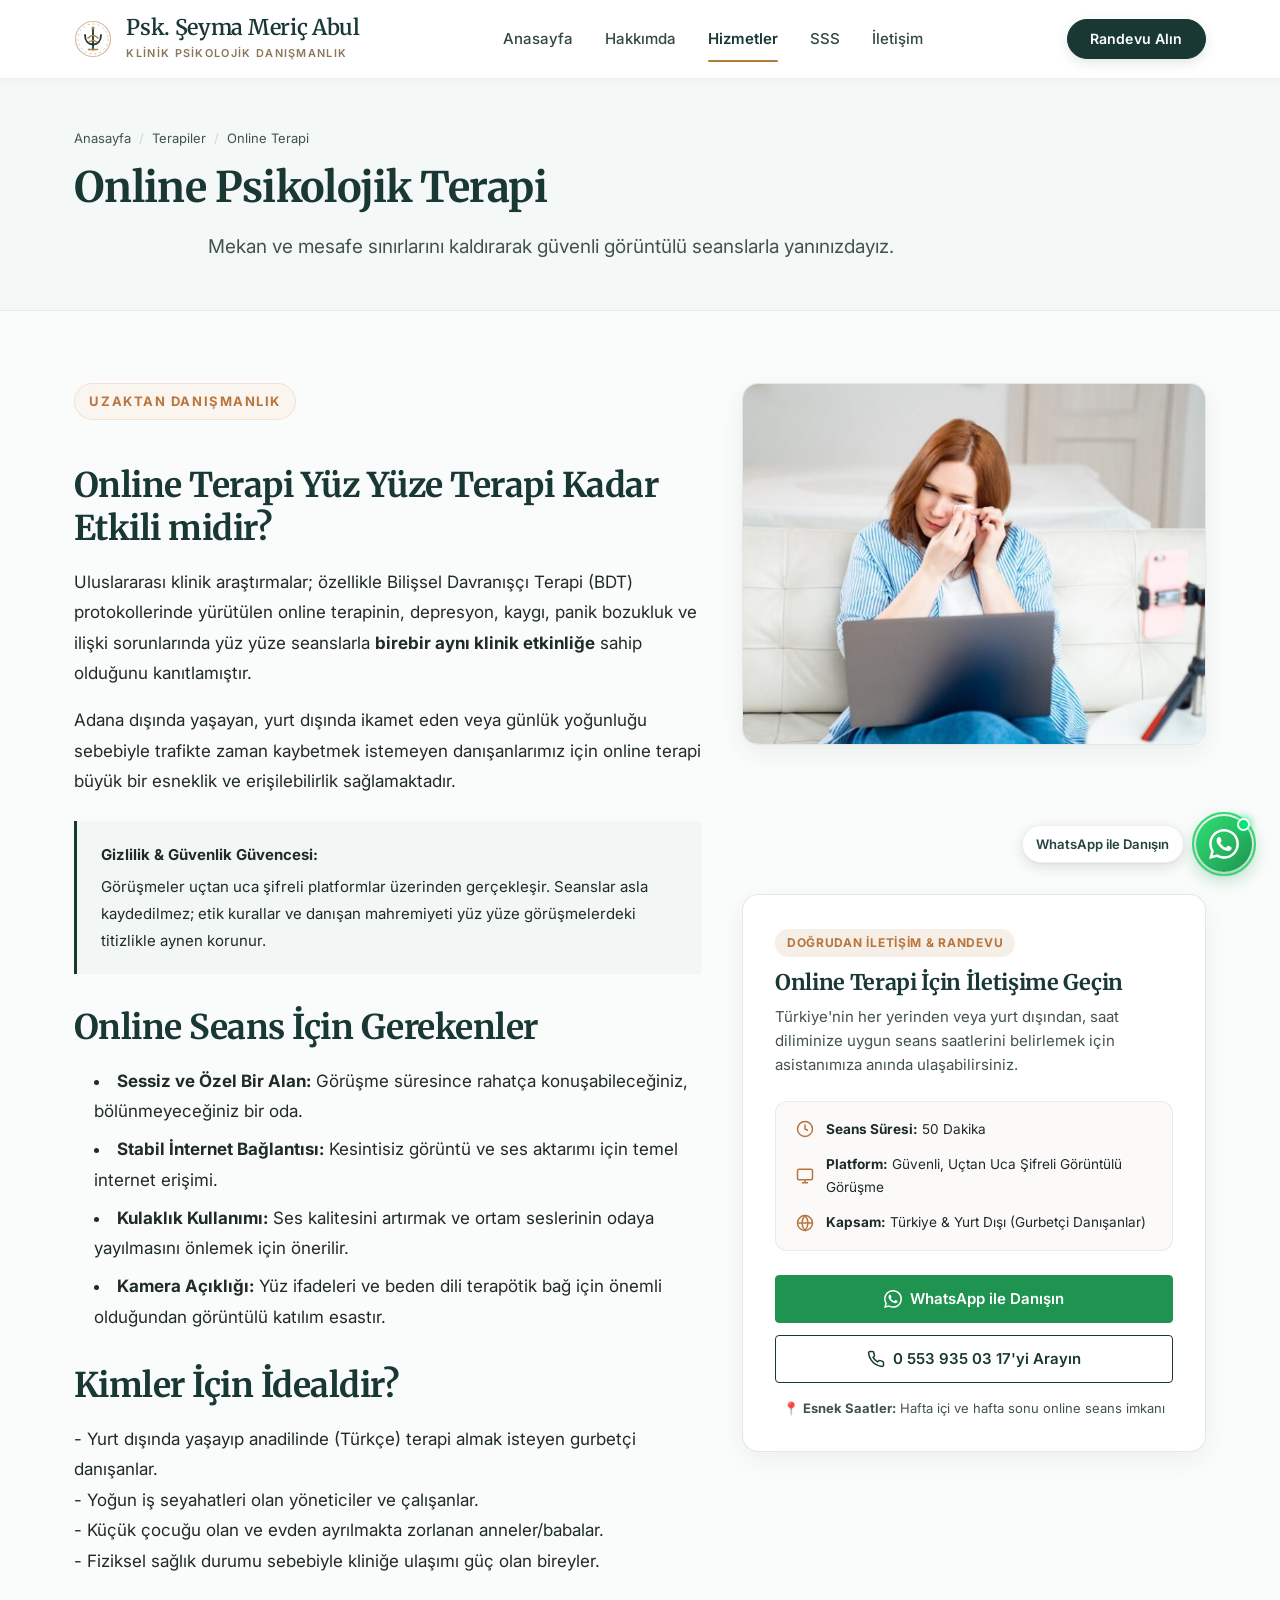
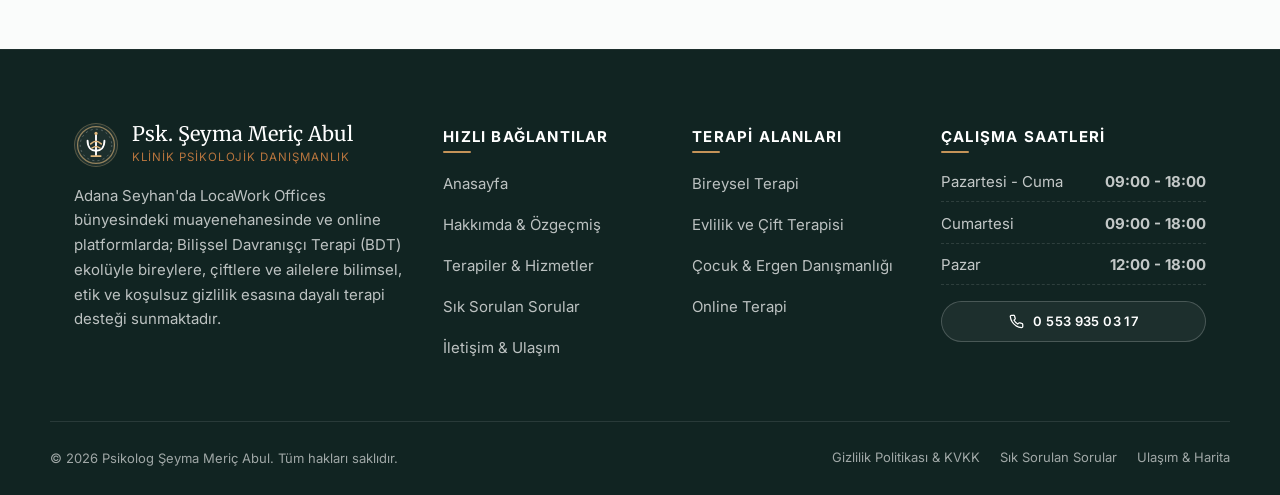
<file: online-terapi.html>
<!DOCTYPE html>
<html lang="tr">
<head>
  <meta charset="UTF-8">
  <meta name="viewport" content="width=device-width, initial-scale=1.0">
  <title>Online Terapi | Psikolog Şeyma Meriç Abul - Güvenli & Bilimsel</title>
  <meta name="description" content="Bulunduğunuz yerden, güvenli ve şifreli görüntülü görüşme ile psikolojik danışmanlık. Türkiye ve yurt dışından online terapi randevusu oluşturun.">
  <link rel="canonical" href="https://seymameric.com.tr/online-terapi.html">
  
  <meta property="og:type" content="article">
  <meta property="og:url" content="https://seymameric.com.tr/online-terapi.html">
  <meta property="og:title" content="Online Terapi | Psk. Şeyma Meriç Abul">
  <meta property="og:description" content="Yüz yüze seanslarla eşit klinik etkinlik sağlayan güvenli ve konforlu online terapi seansları.">
  <meta property="og:image" content="https://seymameric.com.tr/assets/images/online-terapi.jpg">

  <link rel="icon" href="favicon.ico" sizes="any">
  <link rel="icon" type="image/png" sizes="32x32" href="assets/images/favicon-192.png">
  <link rel="apple-touch-icon" href="assets/images/favicon-192.png">

  <!-- Performans & Font Preconnect -->
  <link rel="preconnect" href="https://fonts.googleapis.com">
  <link rel="preconnect" href="https://fonts.gstatic.com" crossorigin>
  <link href="https://fonts.googleapis.com/css2?family=Inter:wght@400;500;600;700&family=Merriweather:ital,wght@0,400;0,700;1,400&display=swap" rel="stylesheet">

  <link rel="stylesheet" href="assets/css/style.css?v=4.4">

  <script type="application/ld+json">
  {
    "@context": "https://schema.org",
    "@type": ["MedicalWebPage", "Service"],
    "name": "Online Terapi & Psikolojik Danışmanlık",
    "serviceType": "Online Psikoterapi",
    "provider": {
      "@type": ["LocalBusiness", "MedicalBusiness"],
      "name": "Psikolog Şeyma Meriç Abul",
      "telephone": "+905539350317",
      "address": {
        "@type": "PostalAddress",
        "streetAddress": "LocaWork Offices (Yeni Valilik Karşısı), Seyhan",
        "addressLocality": "Seyhan",
        "addressRegion": "Adana",
        "addressCountry": "TR"
      }
    },
    "url": "https://seymameric.com.tr/online-terapi.html",
    "description": "Bulunduğunuz şehirden veya yurt dışından, güvenli ve şifreli görüntülü görüşme ile Psikolog Şeyma Meriç Abul'dan online terapi ve psikolojik danışmanlık."
  }
  </script>
</head>
<body>


  <a href="#main-content" class="skip-link">Ana İçeriğe Atla</a>

  <header class="site-header">
    <div class="container header-container">
      <a href="index.html" class="site-logo" aria-label="Psikolog Şeyma Meriç Abul Anasayfa">
        <div class="site-logo-icon" aria-hidden="true">
          <svg class="logo-symbol" width="38" height="38" viewBox="0 0 38 38" fill="none" xmlns="http://www.w3.org/2000/svg">
            <circle cx="19" cy="19" r="17.5" stroke="#b07d3b" stroke-width="1.2" stroke-opacity="0.5"/>
            <circle cx="19" cy="19" r="15" stroke="#193834" stroke-width="0.8" stroke-dasharray="2 3" stroke-opacity="0.35"/>
            <path d="M19 8.5V29.5" stroke="#193834" stroke-width="1.8" stroke-linecap="round"/>
            <path d="M11 15C11 21.5 14.5 24.5 19 24.5" stroke="#193834" stroke-width="1.8" stroke-linecap="round"/>
            <path d="M27 15C27 21.5 23.5 24.5 19 24.5" stroke="#193834" stroke-width="1.8" stroke-linecap="round"/>
            <path d="M14 18C16 16.2 17.5 15.5 19 15.5C20.5 15.5 22 16.2 24 18" stroke="#b07d3b" stroke-width="1.5" stroke-linecap="round"/>
            <path d="M15 22C17 20.8 18 20.3 19 20.3C20 20.3 21 20.8 23 22" stroke="#b07d3b" stroke-width="1.2" stroke-linecap="round"/>
            <circle cx="19" cy="8" r="1.5" fill="#b07d3b"/>
            <line x1="14.5" y1="29.5" x2="23.5" y2="29.5" stroke="#b07d3b" stroke-width="1.6" stroke-linecap="round"/>
          </svg>
        </div>
        <div class="site-logo-text">
          <span class="logo-title">Psk. Şeyma Meriç Abul</span>
          <span class="logo-tagline">Klinik Psikolojik Danışmanlık</span>
        </div>
      </a>

      <nav class="main-nav" aria-label="Ana Menü">
        <ul class="nav-list">
          <li><a href="index.html" class="nav-link">Anasayfa</a></li>
          <li><a href="hakkimda.html" class="nav-link">Hakkımda</a></li>
          <li><a href="hizmetler.html" class="nav-link active">Hizmetler</a></li>
          <li><a href="sss.html" class="nav-link">SSS</a></li>
          <li><a href="iletisim.html" class="nav-link">İletişim</a></li>
        </ul>
      </nav>

      <div class="header-cta">
        <a href="iletisim.html#randevu" class="btn btn-primary btn-sm">Randevu Alın</a>
      </div>

      <button type="button" class="nav-toggle" aria-label="Menüyü Aç" aria-expanded="false" aria-controls="mobileDrawer">
        <svg width="24" height="24" viewBox="0 0 24 24" fill="none" stroke="currentColor" stroke-width="2" aria-hidden="true"><line x1="3" y1="12" x2="21" y2="12"></line><line x1="3" y1="6" x2="21" y2="6"></line><line x1="3" y1="18" x2="21" y2="18"></line></svg>
      </button>
    </div>
  </header>

  <!-- Mobil Menü Çekmecesi -->
  <div class="mobile-drawer" id="mobileDrawer" aria-hidden="true">
    <div class="drawer-backdrop"></div>
    <div class="drawer-panel">
      <div class="drawer-header">
        <div style="display: flex; align-items: center; gap: 0.5rem;">
          <span class="logo-mark" style="width: 34px; height: 34px; font-size: 0.9rem;" aria-hidden="true">ŞM</span>
          <span class="logo-title" style="font-size: 1.1rem;">Psk. Şeyma Meriç</span>
        </div>
        <button type="button" class="drawer-close" aria-label="Menüyü Kapat">&times;</button>
      </div>
      <ul class="drawer-nav-list">
        <li><a href="index.html" class="drawer-nav-link">Anasayfa</a></li>
        <li><a href="hakkimda.html" class="drawer-nav-link">Hakkımda</a></li>
        <li><a href="hizmetler.html" class="drawer-nav-link">Terapiler & Hizmetler</a></li>
        <li><a href="bireysel-terapi.html" class="drawer-nav-link" style="font-size: 0.9rem; padding-left: 1rem; color: var(--color-text-muted);">&bull; Bireysel Terapi</a></li>
        <li><a href="cift-terapisi.html" class="drawer-nav-link" style="font-size: 0.9rem; padding-left: 1rem; color: var(--color-text-muted);">&bull; Çift & Evlilik Terapisi</a></li>
        <li><a href="cocuk-ergen-terapisi.html" class="drawer-nav-link" style="font-size: 0.9rem; padding-left: 1rem; color: var(--color-text-muted);">&bull; Çocuk & Ergen Danışmanlığı</a></li>
        <li><a href="online-terapi.html" class="drawer-nav-link" style="font-size: 0.9rem; padding-left: 1rem; color: var(--color-primary); font-weight: 700;">&bull; Online Terapi</a></li>
        <li><a href="sss.html" class="drawer-nav-link">Sık Sorulan Sorular</a></li>
        <li><a href="iletisim.html" class="drawer-nav-link">İletişim & Ulaşım</a></li>
      </ul>
      <div style="margin-top: auto; display: flex; flex-direction: column; gap: 0.75rem;">
        <a href="tel:05539350317" class="btn btn-outline btn-sm">Telefonla Arayın</a>
        <a href="https://wa.me/905539350317?text=Merhaba%2C%20terapi%20s%C3%BCreci%20ve%20seans%20i%C5%9Fleyi%C5%9Fi%20hakk%C4%B1nda%20bilgi%20alabilir%20miyim%3F" class="btn btn-whatsapp btn-sm">WhatsApp ile Yazın</a>
      </div>
    </div>
  </div>

  <main id="main-content">
    <div class="page-hero">
      <div class="container">
        <ul class="breadcrumb" aria-label="Ekmek Kırıntısı">
          <li><a href="index.html">Anasayfa</a></li>
          <li class="breadcrumb-separator">/</li>
          <li><a href="hizmetler.html">Terapiler</a></li>
          <li class="breadcrumb-separator">/</li>
          <li aria-current="page">Online Terapi</li>
        </ul>
        <h1>Online Psikolojik Terapi</h1>
        <p class="section-lead" style="margin-bottom: 0;">Mekan ve mesafe sınırlarını kaldırarak güvenli görüntülü seanslarla yanınızdayız.</p>
      </div>
    </div>

    <section class="section">
      <div class="container">
        <div class="service-detail-grid">
          <div class="service-main-content article-body">
            <span class="section-subtitle">Uzaktan Danışmanlık</span>
            <h2>Online Terapi Yüz Yüze Terapi Kadar Etkili midir?</h2>
            <p>
              Uluslararası klinik araştırmalar; özellikle Bilişsel Davranışçı Terapi (BDT) protokollerinde yürütülen online terapinin, depresyon, kaygı, panik bozukluk ve ilişki sorunlarında yüz yüze seanslarla <strong>birebir aynı klinik etkinliğe</strong> sahip olduğunu kanıtlamıştır.
            </p>
            <p>
              Adana dışında yaşayan, yurt dışında ikamet eden veya günlük yoğunluğu sebebiyle trafikte zaman kaybetmek istemeyen danışanlarımız için online terapi büyük bir esneklik ve erişilebilirlik sağlamaktadır.
            </p>

            <div class="feature-box">
              <strong>Gizlilik & Güvenlik Güvencesi:</strong>
              <p style="margin: 0.35rem 0 0 0; font-size: var(--text-sm);">
                Görüşmeler uçtan uca şifreli platformlar üzerinden gerçekleşir. Seanslar asla kaydedilmez; etik kurallar ve danışan mahremiyeti yüz yüze görüşmelerdeki titizlikle aynen korunur.
              </p>
            </div>

            <h2>Online Seans İçin Gerekenler</h2>
            <ul>
              <li><strong>Sessiz ve Özel Bir Alan:</strong> Görüşme süresince rahatça konuşabileceğiniz, bölünmeyeceğiniz bir oda.</li>
              <li><strong>Stabil İnternet Bağlantısı:</strong> Kesintisiz görüntü ve ses aktarımı için temel internet erişimi.</li>
              <li><strong>Kulaklık Kullanımı:</strong> Ses kalitesini artırmak ve ortam seslerinin odaya yayılmasını önlemek için önerilir.</li>
              <li><strong>Kamera Açıklığı:</strong> Yüz ifadeleri ve beden dili terapötik bağ için önemli olduğundan görüntülü katılım esastır.</li>
            </ul>

            <h2>Kimler İçin İdealdir?</h2>
            <p>
              - Yurt dışında yaşayıp anadilinde (Türkçe) terapi almak isteyen gurbetçi danışanlar.<br>
              - Yoğun iş seyahatleri olan yöneticiler ve çalışanlar.<br>
              - Küçük çocuğu olan ve evden ayrılmakta zorlanan anneler/babalar.<br>
              - Fiziksel sağlık durumu sebebiyle kliniğe ulaşımı güç olan bireyler.
            </p>
          </div>

            <div class="service-media-card">
              <img src="assets/images/online-terapi.jpg" alt="Online Terapi Görüşmesi" width="600" height="420">
            </div>

            <div class="service-contact-card">
              <span class="service-contact-badge">Doğrudan İletişim & Randevu</span>
              <h3 class="service-contact-title">Online Terapi İçin İletişime Geçin</h3>
              <p class="service-contact-desc">
                Türkiye'nin her yerinden veya yurt dışından, saat diliminize uygun seans saatlerini belirlemek için asistanımıza anında ulaşabilirsiniz.
              </p>

              <div class="service-session-facts">
                <div class="session-fact-item">
                  <svg width="18" height="18" viewBox="0 0 24 24" fill="none" stroke="currentColor" stroke-width="2"><circle cx="12" cy="12" r="10"></circle><polyline points="12 6 12 12 16 14"></polyline></svg>
                  <span><strong>Seans Süresi:</strong> 50 Dakika</span>
                </div>
                <div class="session-fact-item">
                  <svg width="18" height="18" viewBox="0 0 24 24" fill="none" stroke="currentColor" stroke-width="2"><rect x="2" y="3" width="20" height="14" rx="2" ry="2"></rect><line x1="8" y1="21" x2="16" y2="21"></line><line x1="12" y1="17" x2="12" y2="21"></line></svg>
                  <span><strong>Platform:</strong> Güvenli, Uçtan Uca Şifreli Görüntülü Görüşme</span>
                </div>
                <div class="session-fact-item">
                  <svg width="18" height="18" viewBox="0 0 24 24" fill="none" stroke="currentColor" stroke-width="2"><circle cx="12" cy="12" r="10"></circle><line x1="2" y1="12" x2="22" y2="12"></line><path d="M12 2a15.3 15.3 0 0 1 4 10 15.3 15.3 0 0 1-4 10 15.3 15.3 0 0 1-4-10 15.3 15.3 0 0 1 4-10z"></path></svg>
                  <span><strong>Kapsam:</strong> Türkiye & Yurt Dışı (Gurbetçi Danışanlar)</span>
                </div>
              </div>

              <div class="service-contact-actions">
                <a href="https://wa.me/905539350317?text=Merhaba%2C%20terapi%20s%C3%BCreci%20ve%20seans%20i%C5%9Fleyi%C5%9Fi%20hakk%C4%B1nda%20bilgi%20alabilir%20miyim%3F" target="_blank" rel="noopener noreferrer" class="btn btn-whatsapp" style="width: 100%;">
                  <svg width="18" height="18" viewBox="0 0 24 24" fill="currentColor"><path d="M.057 24l1.687-6.163c-1.041-1.804-1.588-3.849-1.587-5.946.003-6.556 5.338-11.891 11.893-11.891 3.181.001 6.167 1.24 8.413 3.488 2.245 2.248 3.481 5.236 3.48 8.414-.003 6.557-5.338 11.892-11.893 11.892-1.99-.001-3.951-.5-5.688-1.448l-6.305 1.654zm6.597-3.807c1.676.995 3.276 1.591 5.392 1.592 5.448 0 9.886-4.434 9.889-9.885.002-5.462-4.415-9.89-9.881-9.892-5.452 0-9.887 4.434-9.889 9.884-.001 2.225.651 3.891 1.746 5.634l-.999 3.648 3.742-.981zm11.387-5.464c-.074-.124-.272-.198-.57-.347-.297-.149-1.758-.868-2.031-.967-.272-.099-.47-.149-.669.149-.198.297-.768.967-.941 1.165-.173.198-.347.223-.644.074-.297-.149-1.255-.462-2.39-1.475-.883-.788-1.48-1.761-1.653-2.059-.173-.297-.018-.458.13-.606.134-.133.297-.347.446-.521.151-.172.2-.296.3-.495.099-.198.05-.372-.025-.521-.075-.148-.669-1.611-.916-2.206-.242-.579-.487-.501-.669-.51l-.57-.01c-.198 0-.52.074-.792.372s-1.04 1.016-1.04 2.479 1.065 2.876 1.213 3.074c.149.198 2.095 3.2 5.076 4.487.709.306 1.263.489 1.694.626.712.226 1.36.194 1.872.118.571-.085 1.758-.719 2.006-1.413.248-.695.248-1.29.173-1.414z"/></svg>
                  WhatsApp ile Danışın
                </a>
                <a href="tel:05539350317" class="btn btn-outline" style="width: 100%;">
                  <svg width="18" height="18" viewBox="0 0 24 24" fill="none" stroke="currentColor" stroke-width="2"><path d="M22 16.92v3a2 2 0 0 1-2.18 2 19.79 19.79 0 0 1-8.63-3.07 19.5 19.5 0 0 1-6-6 19.79 19.79 0 0 1-3.07-8.67A2 2 0 0 1 4.11 2h3a2 2 0 0 1 2 1.72 12.84 12.84 0 0 0 .7 2.81 2 2 0 0 1-.45 2.11L8.09 9.91a16 16 0 0 0 6 6l1.27-1.27a2 2 0 0 1 2.11-.45 12.84 12.84 0 0 0 2.81.7A2 2 0 0 1 22 16.92z"></path></svg>
                  0 553 935 03 17'yi Arayın
                </a>
              </div>
              <p class="service-contact-note">
                📍 <strong>Esnek Saatler:</strong> Hafta içi ve hafta sonu online seans imkanı
              </p>
            </div>
        </div>
      </div>
    </section>
  </main>

  <footer class="site-footer">
    <div class="container footer-grid">
      <div>
        <a href="index.html" class="footer-logo" aria-label="Psikolog Şeyma Meriç Abul Anasayfa">
          <div class="footer-logo-icon" aria-hidden="true">
            <svg width="40" height="40" viewBox="0 0 38 38" fill="none" xmlns="http://www.w3.org/2000/svg">
              <circle cx="19" cy="19" r="17.5" stroke="#dfb77c" stroke-width="1.2" stroke-opacity="0.6"/>
              <circle cx="19" cy="19" r="15" stroke="#ffffff" stroke-width="0.8" stroke-dasharray="2 3" stroke-opacity="0.3"/>
              <path d="M19 8.5V29.5" stroke="#ffffff" stroke-width="1.8" stroke-linecap="round"/>
              <path d="M11 15C11 21.5 14.5 24.5 19 24.5" stroke="#ffffff" stroke-width="1.8" stroke-linecap="round"/>
              <path d="M27 15C27 21.5 23.5 24.5 19 24.5" stroke="#ffffff" stroke-width="1.8" stroke-linecap="round"/>
              <path d="M14 18C16 16.2 17.5 15.5 19 15.5C20.5 15.5 22 16.2 24 18" stroke="#dfb77c" stroke-width="1.5" stroke-linecap="round"/>
              <path d="M15 22C17 20.8 18 20.3 19 20.3C20 20.3 21 20.8 23 22" stroke="#dfb77c" stroke-width="1.2" stroke-linecap="round"/>
              <circle cx="19" cy="8" r="1.5" fill="#dfb77c"/>
              <line x1="14.5" y1="29.5" x2="23.5" y2="29.5" stroke="#dfb77c" stroke-width="1.6" stroke-linecap="round"/>
            </svg>
          </div>
          <div class="footer-logo-text">
            <span class="footer-logo-title">Psk. Şeyma Meriç Abul</span>
            <span class="footer-logo-tagline">Klinik Psikolojik Danışmanlık</span>
          </div>
        </a>
        <p class="footer-about">
          Adana Seyhan'da LocaWork Offices bünyesindeki muayenehanesinde ve online platformlarda; Bilişsel Davranışçı Terapi (BDT) ekolüyle bireylere, çiftlere ve ailelere bilimsel, etik ve koşulsuz gizlilik esasına dayalı terapi desteği sunmaktadır.
        </p>
      </div>

      <div>
        <h4 class="footer-title">Hızlı Bağlantılar</h4>
        <ul class="footer-links">
          <li><a href="index.html">Anasayfa</a></li>
          <li><a href="hakkimda.html">Hakkımda & Özgeçmiş</a></li>
          <li><a href="hizmetler.html">Terapiler & Hizmetler</a></li>
          <li><a href="sss.html">Sık Sorulan Sorular</a></li>
          <li><a href="iletisim.html">İletişim & Ulaşım</a></li>
        </ul>
      </div>

      <div>
        <h4 class="footer-title">Terapi Alanları</h4>
        <ul class="footer-links">
          <li><a href="bireysel-terapi.html">Bireysel Terapi</a></li>
          <li><a href="cift-terapisi.html">Evlilik ve Çift Terapisi</a></li>
          <li><a href="cocuk-ergen-terapisi.html">Çocuk & Ergen Danışmanlığı</a></li>
          <li><a href="online-terapi.html">Online Terapi</a></li>
        </ul>
      </div>

      <div>
        <h4 class="footer-title">Çalışma Saatleri</h4>
        <ul class="footer-hours-list">
          <li class="footer-hours-item"><span>Pazartesi - Cuma</span><strong>09:00 - 18:00</strong></li>
          <li class="footer-hours-item"><span>Cumartesi</span><strong>09:00 - 18:00</strong></li>
          <li class="footer-hours-item"><span>Pazar</span><strong>12:00 - 18:00</strong></li>
        </ul>
        <div style="margin-top: 1rem;">
          <a href="tel:05539350317" class="btn btn-outline-white btn-sm" style="width: 100%;"><svg width="15" height="15" viewBox="0 0 24 24" fill="none" stroke="currentColor" stroke-width="2" aria-hidden="true"><path d="M22 16.92v3a2 2 0 0 1-2.18 2 19.79 19.79 0 0 1-8.63-3.07 19.5 19.5 0 0 1-6-6 19.79 19.79 0 0 1-3.07-8.67A2 2 0 0 1 4.11 2h3a2 2 0 0 1 2 1.72 12.84 12.84 0 0 0 .7 2.81 2 2 0 0 1-.45 2.11L8.09 9.91a16 16 0 0 0 6 6l1.27-1.27a2 2 0 0 1 2.11-.45 12.84 12.84 0 0 0 2.81.7A2 2 0 0 1 22 16.92z"></path></svg> 0 553 935 03 17</a>
        </div>
      </div>
    </div>

    <div class="container footer-bottom">
      <div>&copy; 2026 Psikolog Şeyma Meriç Abul. Tüm hakları saklıdır.</div>
      <div class="footer-bottom-links">
        <a href="gizlilik-politikasi.html">Gizlilik Politikası & KVKK</a>
        <a href="sss.html">Sık Sorulan Sorular</a>
        <a href="iletisim.html">Ulaşım & Harita</a>
      </div>
    </div>
  </footer>
  <!-- Sabit WhatsApp Butonu (Canlı Messenger Efektli) -->
  <div class="whatsapp-float-wrapper">
    <span class="whatsapp-float-tooltip">WhatsApp ile Danışın</span>
    <a href="https://wa.me/905539350317?text=Merhaba%2C%20terapi%20s%C3%BCreci%20ve%20seans%20i%C5%9Fleyi%C5%9Fi%20hakk%C4%B1nda%20bilgi%20alabilir%20miyim%3F" class="whatsapp-float" target="_blank" rel="noopener noreferrer" aria-label="WhatsApp üzerinden mesaj gönderin">
      <span class="whatsapp-pulse-ring" aria-hidden="true"></span>
      <span class="whatsapp-pulse-ring delay" aria-hidden="true"></span>
      <span class="whatsapp-online-dot" title="Çevrimiçi Danışma" aria-hidden="true"></span>
      <svg class="whatsapp-float-icon" viewBox="0 0 24 24" aria-hidden="true"><path d="M.057 24l1.687-6.163c-1.041-1.804-1.588-3.849-1.587-5.946.003-6.556 5.338-11.891 11.893-11.891 3.181.001 6.167 1.24 8.413 3.488 2.245 2.248 3.481 5.236 3.48 8.414-.003 6.557-5.338 11.892-11.893 11.892-1.99-.001-3.951-.5-5.688-1.448l-6.305 1.654zm6.597-3.807c1.676.995 3.276 1.591 5.392 1.592 5.448 0 9.886-4.434 9.889-9.885.002-5.462-4.415-9.89-9.881-9.892-5.452 0-9.887 4.434-9.889 9.884-.001 2.225.651 3.891 1.746 5.634l-.999 3.648 3.742-.981zm11.387-5.464c-.074-.124-.272-.198-.57-.347-.297-.149-1.758-.868-2.031-.967-.272-.099-.47-.149-.669.149-.198.297-.768.967-.941 1.165-.173.198-.347.223-.644.074-.297-.149-1.255-.462-2.39-1.475-.883-.788-1.48-1.761-1.653-2.059-.173-.297-.018-.458.13-.606.134-.133.297-.347.446-.521.151-.172.2-.296.3-.495.099-.198.05-.372-.025-.521-.075-.148-.669-1.611-.916-2.206-.242-.579-.487-.501-.669-.51l-.57-.01c-.198 0-.52.074-.792.372s-1.04 1.016-1.04 2.479 1.065 2.876 1.213 3.074c.149.198 2.095 3.2 5.076 4.487.709.306 1.263.489 1.694.626.712.226 1.36.194 1.872.118.571-.085 1.758-.719 2.006-1.413.248-.695.248-1.29.173-1.414z"/></svg>
    </a>
  </div>

  <aside class="mobile-action-bar" aria-label="Hızlı İletişim">
    <div class="mobile-action-bar-inner">
      <a href="tel:05539350317" class="btn btn-outline btn-sm">Telefonla Ara</a>
      <a href="https://wa.me/905539350317?text=Merhaba%2C%20terapi%20s%C3%BCreci%20ve%20seans%20i%C5%9Fleyi%C5%9Fi%20hakk%C4%B1nda%20bilgi%20alabilir%20miyim%3F" target="_blank" rel="noopener noreferrer" class="btn btn-whatsapp btn-sm">WhatsApp</a>
    </div>
  </aside>

  <script src="assets/js/main.js?v=3.9"></script>
</body>
</html>
</file>
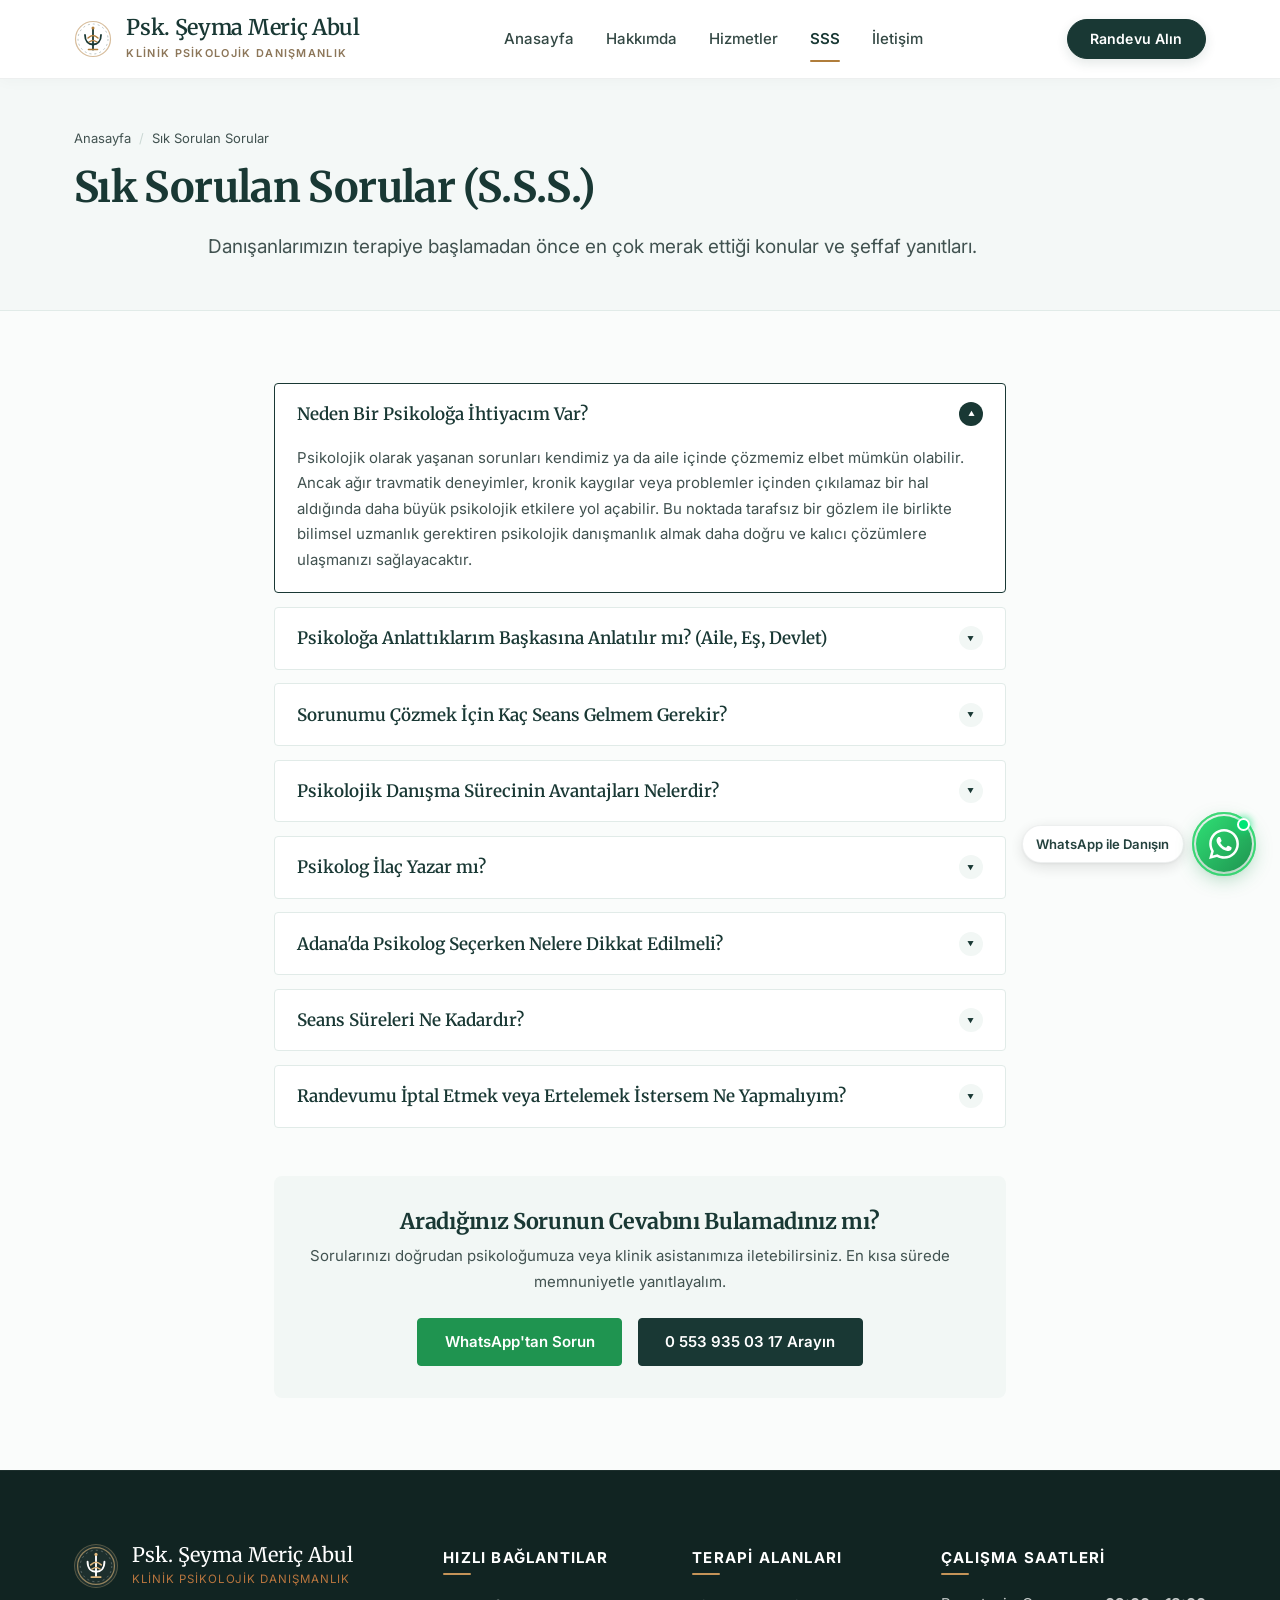
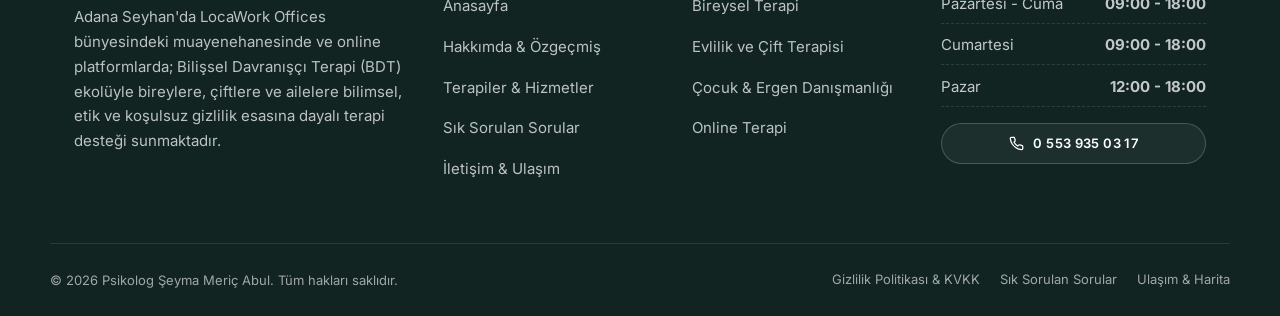
<file: sss.html>
<!DOCTYPE html>
<html lang="tr">
<head>
  <meta charset="UTF-8">
  <meta name="viewport" content="width=device-width, initial-scale=1.0">
  <title>Sık Sorulan Sorular | Psikolog Şeyma Meriç Abul - Adana</title>
  <meta name="description" content="Terapi süreci, gizlilik kuralları, seans sayıları, psikolog ile psikiyatrist farkı ve randevu detayları hakkında merak edilen tüm sorular ve yanıtları.">
  <link rel="canonical" href="https://seymameric.com.tr/sss.html">
  
  <meta property="og:type" content="website">
  <meta property="og:url" content="https://seymameric.com.tr/sss.html">
  <meta property="og:title" content="Sık Sorulan Sorular | Psk. Şeyma Meriç Abul">
  <meta property="og:description" content="Psikoterapi süreci, seans süreleri, gizlilik ilkeleri ve sıkça sorulan sorular.">
  <meta property="og:image" content="https://seymameric.com.tr/assets/images/seyma-meric-profil.jpg">

  <link rel="icon" href="favicon.ico" sizes="any">
  <link rel="icon" type="image/png" sizes="32x32" href="assets/images/favicon-192.png">
  <link rel="apple-touch-icon" href="assets/images/favicon-192.png">

  <!-- Performans & Font Preconnect -->
  <link rel="preconnect" href="https://fonts.googleapis.com">
  <link rel="preconnect" href="https://fonts.gstatic.com" crossorigin>
  <link href="https://fonts.googleapis.com/css2?family=Inter:wght@400;500;600;700&family=Merriweather:ital,wght@0,400;0,700;1,400&display=swap" rel="stylesheet">

  <link rel="stylesheet" href="assets/css/style.css?v=4.4">

  <!-- Schema.org FAQPage Structured Data -->
  <script type="application/ld+json">
  {
    "@context": "https://schema.org",
    "@type": "FAQPage",
    "mainEntity": [
      {
        "@type": "Question",
        "name": "Neden bir psikoloğa ihtiyacım var?",
        "acceptedAnswer": {
          "@type": "Answer",
          "text": "Psikolojik olarak yaşanan sorunları kendi kendimize veya aile içinde çözmeye çalışmamız mümkündür; ancak ağır travmatik sorunlar veya kronikleşen kısırdöngüler içinden çıkılamaz hale gelebilir. Tarafsız bir gözlem ve bilimsel uzmanlık gerektiren psikolojik danışmanlık almak daha sağlıklı ve kalıcı çözümlere ulaşmanızı sağlar."
        }
      },
      {
        "@type": "Question",
        "name": "Psikoloğa anlattıklarım başkasına anlatılır mı? (Aile, Eş, Devlet)",
        "acceptedAnswer": {
          "@type": "Answer",
          "text": "Psikolog görüşmeleri mutlak güven ve etik gizlilik ilkesine bağlıdır. Danışanın terapi odasında paylaştığı hiçbir konu ailesiyle, eşiyle ya da üçüncü kişilerle paylaşılmaz."
        }
      },
      {
        "@type": "Question",
        "name": "Sorunumu çözmek için kaç seans gelmem gerekir?",
        "acceptedAnswer": {
          "@type": "Answer",
          "text": "Her bireyin yaşadığı problemin derinliği, geçmişi ve kişisel dinamikleri farklıdır. Bu nedenle seans süresi için ezbere kesin bir sayı vermek doğru değildir; süreler danışanın psikolojik ihtiyacına göre ilk görüşmelerde planlanır."
        }
      },
      {
        "@type": "Question",
        "name": "Psikolog ilaç yazar mı?",
        "acceptedAnswer": {
          "@type": "Answer",
          "text": "Psikologlar tıp hekimi olmadıkları için ilaç yazmazlar. İlaç reçetesi yalnızca psikiyatri hekimleri tarafından yazılabilir. Psikiyatristler ilaç tedavisini psikoterapi ile desteklemek üzere danışanları psikologlara yönlendirirler."
        }
      },
      {
        "@type": "Question",
        "name": "Adana'da psikolog seçimi yaparken nelere dikkat edilmeli?",
        "acceptedAnswer": {
          "@type": "Answer",
          "text": "Psikolog seçerken uzmanın üniversite lisans diplomasına, klinik staj geçmişine ve BDT, Aile Danışmanlığı gibi alanlarda akredite sertifikalara sahip olup olmadığına dikkat edilmelidir."
        }
      }
    ]
  }
  </script>
</head>
<body>


  <a href="#main-content" class="skip-link">Ana İçeriğe Atla</a>

  <header class="site-header">
    <div class="container header-container">
      <a href="index.html" class="site-logo" aria-label="Psikolog Şeyma Meriç Abul Anasayfa">
        <div class="site-logo-icon" aria-hidden="true">
          <svg class="logo-symbol" width="38" height="38" viewBox="0 0 38 38" fill="none" xmlns="http://www.w3.org/2000/svg">
            <circle cx="19" cy="19" r="17.5" stroke="#b07d3b" stroke-width="1.2" stroke-opacity="0.5"/>
            <circle cx="19" cy="19" r="15" stroke="#193834" stroke-width="0.8" stroke-dasharray="2 3" stroke-opacity="0.35"/>
            <path d="M19 8.5V29.5" stroke="#193834" stroke-width="1.8" stroke-linecap="round"/>
            <path d="M11 15C11 21.5 14.5 24.5 19 24.5" stroke="#193834" stroke-width="1.8" stroke-linecap="round"/>
            <path d="M27 15C27 21.5 23.5 24.5 19 24.5" stroke="#193834" stroke-width="1.8" stroke-linecap="round"/>
            <path d="M14 18C16 16.2 17.5 15.5 19 15.5C20.5 15.5 22 16.2 24 18" stroke="#b07d3b" stroke-width="1.5" stroke-linecap="round"/>
            <path d="M15 22C17 20.8 18 20.3 19 20.3C20 20.3 21 20.8 23 22" stroke="#b07d3b" stroke-width="1.2" stroke-linecap="round"/>
            <circle cx="19" cy="8" r="1.5" fill="#b07d3b"/>
            <line x1="14.5" y1="29.5" x2="23.5" y2="29.5" stroke="#b07d3b" stroke-width="1.6" stroke-linecap="round"/>
          </svg>
        </div>
        <div class="site-logo-text">
          <span class="logo-title">Psk. Şeyma Meriç Abul</span>
          <span class="logo-tagline">Klinik Psikolojik Danışmanlık</span>
        </div>
      </a>

      <nav class="main-nav" aria-label="Ana Menü">
        <ul class="nav-list">
          <li><a href="index.html" class="nav-link">Anasayfa</a></li>
          <li><a href="hakkimda.html" class="nav-link">Hakkımda</a></li>
          <li><a href="hizmetler.html" class="nav-link">Hizmetler</a></li>
          <li><a href="sss.html" class="nav-link active">SSS</a></li>
          <li><a href="iletisim.html" class="nav-link">İletişim</a></li>
        </ul>
      </nav>

      <div class="header-cta">
        <a href="iletisim.html#randevu" class="btn btn-primary btn-sm">Randevu Alın</a>
      </div>

      <button type="button" class="nav-toggle" aria-label="Menüyü Aç" aria-expanded="false" aria-controls="mobileDrawer">
        <svg width="24" height="24" viewBox="0 0 24 24" fill="none" stroke="currentColor" stroke-width="2" aria-hidden="true"><line x1="3" y1="12" x2="21" y2="12"></line><line x1="3" y1="6" x2="21" y2="6"></line><line x1="3" y1="18" x2="21" y2="18"></line></svg>
      </button>
    </div>
  </header>

  <!-- Mobil Menü Çekmecesi -->
  <div class="mobile-drawer" id="mobileDrawer" aria-hidden="true">
    <div class="drawer-backdrop"></div>
    <div class="drawer-panel">
      <div class="drawer-header">
        <div style="display: flex; align-items: center; gap: 0.5rem;">
          <span class="logo-mark" style="width: 34px; height: 34px; font-size: 0.9rem;" aria-hidden="true">ŞM</span>
          <span class="logo-title" style="font-size: 1.1rem;">Psk. Şeyma Meriç</span>
        </div>
        <button type="button" class="drawer-close" aria-label="Menüyü Kapat">&times;</button>
      </div>
      <ul class="drawer-nav-list">
        <li><a href="index.html" class="drawer-nav-link">Anasayfa</a></li>
        <li><a href="hakkimda.html" class="drawer-nav-link">Hakkımda</a></li>
        <li><a href="hizmetler.html" class="drawer-nav-link">Terapiler & Hizmetler</a></li>
        <li><a href="bireysel-terapi.html" class="drawer-nav-link" style="font-size: 0.9rem; padding-left: 1rem; color: var(--color-text-muted);">&bull; Bireysel Terapi</a></li>
        <li><a href="cift-terapisi.html" class="drawer-nav-link" style="font-size: 0.9rem; padding-left: 1rem; color: var(--color-text-muted);">&bull; Çift & Evlilik Terapisi</a></li>
        <li><a href="cocuk-ergen-terapisi.html" class="drawer-nav-link" style="font-size: 0.9rem; padding-left: 1rem; color: var(--color-text-muted);">&bull; Çocuk & Ergen Danışmanlığı</a></li>
        <li><a href="online-terapi.html" class="drawer-nav-link" style="font-size: 0.9rem; padding-left: 1rem; color: var(--color-text-muted);">&bull; Online Terapi</a></li>
        <li><a href="sss.html" class="drawer-nav-link">Sık Sorulan Sorular</a></li>
        <li><a href="iletisim.html" class="drawer-nav-link">İletişim & Ulaşım</a></li>
      </ul>
      <div style="margin-top: auto; display: flex; flex-direction: column; gap: 0.75rem;">
        <a href="tel:05539350317" class="btn btn-outline btn-sm">Telefonla Arayın</a>
        <a href="https://wa.me/905539350317?text=Merhaba%2C%20terapi%20s%C3%BCreci%20ve%20seans%20i%C5%9Fleyi%C5%9Fi%20hakk%C4%B1nda%20bilgi%20alabilir%20miyim%3F" class="btn btn-whatsapp btn-sm">WhatsApp ile Yazın</a>
      </div>
    </div>
  </div>

  <main id="main-content">
    <div class="page-hero">
      <div class="container">
        <ul class="breadcrumb" aria-label="Ekmek Kırıntısı">
          <li><a href="index.html">Anasayfa</a></li>
          <li class="breadcrumb-separator">/</li>
          <li aria-current="page">Sık Sorulan Sorular</li>
        </ul>
        <h1>Sık Sorulan Sorular (S.S.S.)</h1>
        <p class="section-lead" style="margin-bottom: 0;">Danışanlarımızın terapiye başlamadan önce en çok merak ettiği konular ve şeffaf yanıtları.</p>
      </div>
    </div>

    <section class="section">
      <div class="container container-narrow">
        <div class="faq-list">
          
          <div class="faq-item is-active">
            <button class="faq-trigger" aria-expanded="true">
              <span>Neden Bir Psikoloğa İhtiyacım Var?</span>
              <span class="faq-icon" aria-hidden="true">&#9662;</span>
            </button>
            <div class="faq-content">
              Psikolojik olarak yaşanan sorunları kendimiz ya da aile içinde çözmemiz elbet mümkün olabilir. Ancak ağır travmatik deneyimler, kronik kaygılar veya problemler içinden çıkılamaz bir hal aldığında daha büyük psikolojik etkilere yol açabilir. Bu noktada tarafsız bir gözlem ile birlikte bilimsel uzmanlık gerektiren psikolojik danışmanlık almak daha doğru ve kalıcı çözümlere ulaşmanızı sağlayacaktır.
            </div>
          </div>

          <div class="faq-item">
            <button class="faq-trigger" aria-expanded="false">
              <span>Psikoloğa Anlattıklarım Başkasına Anlatılır mı? (Aile, Eş, Devlet)</span>
              <span class="faq-icon" aria-hidden="true">&#9662;</span>
            </button>
            <div class="faq-content">
              Psikolog görüşmeleri, karşılıklı güven ilkesine bağlıdır. Bu güvenin oluşmasında en temel nedenlerden biri gizlilik prensibidir. Buna göre, bir danışanın psikolog ile görüşme odasında konuştuğu konular kesinlikle üçüncü kişilerle (eş, anne-baba ya da işveren) paylaşılmaz.
            </div>
          </div>

          <div class="faq-item">
            <button class="faq-trigger" aria-expanded="false">
              <span>Sorunumu Çözmek İçin Kaç Seans Gelmem Gerekir?</span>
              <span class="faq-icon" aria-hidden="true">&#9662;</span>
            </button>
            <div class="faq-content">
              Herkesin yaşadığı problem, hayat geçmişi ve geçirecekleri terapi süreci birbirinden farklıdır. Bu nedenle seans sayısı için ilk görüşmeden önce kesin bir sayı vermek doğru değildir. Süreç, psikolojik ihtiyacınıza ve danışan-terapist iş birliğine göre belirlenmektedir.
            </div>
          </div>

          <div class="faq-item">
            <button class="faq-trigger" aria-expanded="false">
              <span>Psikolojik Danışma Sürecinin Avantajları Nelerdir?</span>
              <span class="faq-icon" aria-hidden="true">&#9662;</span>
            </button>
            <div class="faq-content">
              Psikolojik danışma sürecinde psikolog size düşüncelerinizi ve duygularınızı söze dökmek için güvenli, yargısız bir ortam sağlar. Bu dolaylı olarak duygu ve düşüncelerinizi daha iyi anlamanızı ve onlar üzerinde kontrol kazanmanızı sağlar. Zorlukları görmezden gelip yokmuş gibi davranmaktansa onlarla bilimsel yöntemlerle yüzleşmek beraberinde derin bir rahatlama ve umut getirir.
            </div>
          </div>

          <div class="faq-item">
            <button class="faq-trigger" aria-expanded="false">
              <span>Psikolog İlaç Yazar mı?</span>
              <span class="faq-icon" aria-hidden="true">&#9662;</span>
            </button>
            <div class="faq-content">
              Psikologlar tıp hekimi olmadıkları için ilaç yazmazlar. İlaç reçetesi sadece psikiyatri hekimlerince yazılabilir. Psikiyatristler genellikle ilaç tedavisinin kalıcı olabilmesi açısından psikolog eşliğinde psikoterapinin de yürütülmesini uygun görürler.
            </div>
          </div>

          <div class="faq-item">
            <button class="faq-trigger" aria-expanded="false">
              <span>Adana'da Psikolog Seçerken Nelere Dikkat Edilmeli?</span>
              <span class="faq-icon" aria-hidden="true">&#9662;</span>
            </button>
            <div class="faq-content">
              Öncelikle Adana’da Psikoloji alanında ihtisas yapmış meslektaşlarımız mevcuttur. İyi ya da iyi olmayan psikolog gibi yüzeysel yakıştırmalar yapmak yerine; danışmanlık alacağınız uzmanın Psikoloji lisans mezuniyeti, klinik staj tecrübesi (örneğin Cerrahpaşa Tıp Fakültesi) ve BDT veya Aile Danışmanlığı gibi onaylı uzmanlık sertifikalarına sahip olup olmadığını incelemeniz tavsiye edilir.
            </div>
          </div>

          <div class="faq-item">
            <button class="faq-trigger" aria-expanded="false">
              <span>Seans Süreleri Ne Kadardır?</span>
              <span class="faq-icon" aria-hidden="true">&#9662;</span>
            </button>
            <div class="faq-content">
              Bireysel yetişkin seansları ortalama 50 dakikadır. Çift ve evlilik terapisi seansları ise çiftlerin ortak konuşma süresini dengeli kılmak adına 60 ila 75 dakika aralığında sürdürülmektedir.
            </div>
          </div>

          <div class="faq-item">
            <button class="faq-trigger" aria-expanded="false">
              <span>Randevumu İptal Etmek veya Ertelemek İstersem Ne Yapmalıyım?</span>
              <span class="faq-icon" aria-hidden="true">&#9662;</span>
            </button>
            <div class="faq-content">
              Seans saatiniz yalnızca size ayrıldığı için; randevunuzu ertelemek veya iptal etmek istediğinizde en az 24 saat önceden telefon veya WhatsApp ile klinik asistanımıza bilgi vermeniz rica edilmektedir.
            </div>
          </div>

        </div>

        <div style="margin-top: var(--space-12); background-color: var(--color-primary-light); padding: var(--space-8); border-radius: var(--radius-md); text-align: center;">
          <h2 style="font-size: 1.35rem; margin-bottom: 0.5rem;">Aradığınız Sorunun Cevabını Bulamadınız mı?</h2>
          <p style="font-size: var(--text-sm); color: var(--color-text-muted); margin-bottom: var(--space-6);">
            Sorularınızı doğrudan psikoloğumuza veya klinik asistanımıza iletebilirsiniz. En kısa sürede memnuniyetle yanıtlayalım.
          </p>
          <div style="display: flex; gap: 1rem; justify-content: center; flex-wrap: wrap;">
            <a href="https://wa.me/905539350317?text=Merhaba%2C%20terapi%20s%C3%BCreci%20ve%20seans%20i%C5%9Fleyi%C5%9Fi%20hakk%C4%B1nda%20bilgi%20alabilir%20miyim%3F" target="_blank" rel="noopener noreferrer" class="btn btn-whatsapp">WhatsApp'tan Sorun</a>
            <a href="tel:05539350317" class="btn btn-primary">0 553 935 03 17 Arayın</a>
          </div>
        </div>
      </div>
    </section>
  </main>

  <footer class="site-footer">
    <div class="container footer-grid">
      <div>
        <a href="index.html" class="footer-logo" aria-label="Psikolog Şeyma Meriç Abul Anasayfa">
          <div class="footer-logo-icon" aria-hidden="true">
            <svg width="40" height="40" viewBox="0 0 38 38" fill="none" xmlns="http://www.w3.org/2000/svg">
              <circle cx="19" cy="19" r="17.5" stroke="#dfb77c" stroke-width="1.2" stroke-opacity="0.6"/>
              <circle cx="19" cy="19" r="15" stroke="#ffffff" stroke-width="0.8" stroke-dasharray="2 3" stroke-opacity="0.3"/>
              <path d="M19 8.5V29.5" stroke="#ffffff" stroke-width="1.8" stroke-linecap="round"/>
              <path d="M11 15C11 21.5 14.5 24.5 19 24.5" stroke="#ffffff" stroke-width="1.8" stroke-linecap="round"/>
              <path d="M27 15C27 21.5 23.5 24.5 19 24.5" stroke="#ffffff" stroke-width="1.8" stroke-linecap="round"/>
              <path d="M14 18C16 16.2 17.5 15.5 19 15.5C20.5 15.5 22 16.2 24 18" stroke="#dfb77c" stroke-width="1.5" stroke-linecap="round"/>
              <path d="M15 22C17 20.8 18 20.3 19 20.3C20 20.3 21 20.8 23 22" stroke="#dfb77c" stroke-width="1.2" stroke-linecap="round"/>
              <circle cx="19" cy="8" r="1.5" fill="#dfb77c"/>
              <line x1="14.5" y1="29.5" x2="23.5" y2="29.5" stroke="#dfb77c" stroke-width="1.6" stroke-linecap="round"/>
            </svg>
          </div>
          <div class="footer-logo-text">
            <span class="footer-logo-title">Psk. Şeyma Meriç Abul</span>
            <span class="footer-logo-tagline">Klinik Psikolojik Danışmanlık</span>
          </div>
        </a>
        <p class="footer-about">
          Adana Seyhan'da LocaWork Offices bünyesindeki muayenehanesinde ve online platformlarda; Bilişsel Davranışçı Terapi (BDT) ekolüyle bireylere, çiftlere ve ailelere bilimsel, etik ve koşulsuz gizlilik esasına dayalı terapi desteği sunmaktadır.
        </p>
      </div>

      <div>
        <h4 class="footer-title">Hızlı Bağlantılar</h4>
        <ul class="footer-links">
          <li><a href="index.html">Anasayfa</a></li>
          <li><a href="hakkimda.html">Hakkımda & Özgeçmiş</a></li>
          <li><a href="hizmetler.html">Terapiler & Hizmetler</a></li>
          <li><a href="sss.html">Sık Sorulan Sorular</a></li>
          <li><a href="iletisim.html">İletişim & Ulaşım</a></li>
        </ul>
      </div>

      <div>
        <h4 class="footer-title">Terapi Alanları</h4>
        <ul class="footer-links">
          <li><a href="bireysel-terapi.html">Bireysel Terapi</a></li>
          <li><a href="cift-terapisi.html">Evlilik ve Çift Terapisi</a></li>
          <li><a href="cocuk-ergen-terapisi.html">Çocuk & Ergen Danışmanlığı</a></li>
          <li><a href="online-terapi.html">Online Terapi</a></li>
        </ul>
      </div>

      <div>
        <h4 class="footer-title">Çalışma Saatleri</h4>
        <ul class="footer-hours-list">
          <li class="footer-hours-item"><span>Pazartesi - Cuma</span><strong>09:00 - 18:00</strong></li>
          <li class="footer-hours-item"><span>Cumartesi</span><strong>09:00 - 18:00</strong></li>
          <li class="footer-hours-item"><span>Pazar</span><strong>12:00 - 18:00</strong></li>
        </ul>
        <div style="margin-top: 1rem;">
          <a href="tel:05539350317" class="btn btn-outline-white btn-sm" style="width: 100%;"><svg width="15" height="15" viewBox="0 0 24 24" fill="none" stroke="currentColor" stroke-width="2" aria-hidden="true"><path d="M22 16.92v3a2 2 0 0 1-2.18 2 19.79 19.79 0 0 1-8.63-3.07 19.5 19.5 0 0 1-6-6 19.79 19.79 0 0 1-3.07-8.67A2 2 0 0 1 4.11 2h3a2 2 0 0 1 2 1.72 12.84 12.84 0 0 0 .7 2.81 2 2 0 0 1-.45 2.11L8.09 9.91a16 16 0 0 0 6 6l1.27-1.27a2 2 0 0 1 2.11-.45 12.84 12.84 0 0 0 2.81.7A2 2 0 0 1 22 16.92z"></path></svg> 0 553 935 03 17</a>
        </div>
      </div>
    </div>

    <div class="container footer-bottom">
      <div>&copy; 2026 Psikolog Şeyma Meriç Abul. Tüm hakları saklıdır.</div>
      <div class="footer-bottom-links">
        <a href="gizlilik-politikasi.html">Gizlilik Politikası & KVKK</a>
        <a href="sss.html">Sık Sorulan Sorular</a>
        <a href="iletisim.html">Ulaşım & Harita</a>
      </div>
    </div>
  </footer>
  <!-- Sabit WhatsApp Butonu (Canlı Messenger Efektli) -->
  <div class="whatsapp-float-wrapper">
    <span class="whatsapp-float-tooltip">WhatsApp ile Danışın</span>
    <a href="https://wa.me/905539350317?text=Merhaba%2C%20terapi%20s%C3%BCreci%20ve%20seans%20i%C5%9Fleyi%C5%9Fi%20hakk%C4%B1nda%20bilgi%20alabilir%20miyim%3F" class="whatsapp-float" target="_blank" rel="noopener noreferrer" aria-label="WhatsApp üzerinden mesaj gönderin">
      <span class="whatsapp-pulse-ring" aria-hidden="true"></span>
      <span class="whatsapp-pulse-ring delay" aria-hidden="true"></span>
      <span class="whatsapp-online-dot" title="Çevrimiçi Danışma" aria-hidden="true"></span>
      <svg class="whatsapp-float-icon" viewBox="0 0 24 24" aria-hidden="true"><path d="M.057 24l1.687-6.163c-1.041-1.804-1.588-3.849-1.587-5.946.003-6.556 5.338-11.891 11.893-11.891 3.181.001 6.167 1.24 8.413 3.488 2.245 2.248 3.481 5.236 3.48 8.414-.003 6.557-5.338 11.892-11.893 11.892-1.99-.001-3.951-.5-5.688-1.448l-6.305 1.654zm6.597-3.807c1.676.995 3.276 1.591 5.392 1.592 5.448 0 9.886-4.434 9.889-9.885.002-5.462-4.415-9.89-9.881-9.892-5.452 0-9.887 4.434-9.889 9.884-.001 2.225.651 3.891 1.746 5.634l-.999 3.648 3.742-.981zm11.387-5.464c-.074-.124-.272-.198-.57-.347-.297-.149-1.758-.868-2.031-.967-.272-.099-.47-.149-.669.149-.198.297-.768.967-.941 1.165-.173.198-.347.223-.644.074-.297-.149-1.255-.462-2.39-1.475-.883-.788-1.48-1.761-1.653-2.059-.173-.297-.018-.458.13-.606.134-.133.297-.347.446-.521.151-.172.2-.296.3-.495.099-.198.05-.372-.025-.521-.075-.148-.669-1.611-.916-2.206-.242-.579-.487-.501-.669-.51l-.57-.01c-.198 0-.52.074-.792.372s-1.04 1.016-1.04 2.479 1.065 2.876 1.213 3.074c.149.198 2.095 3.2 5.076 4.487.709.306 1.263.489 1.694.626.712.226 1.36.194 1.872.118.571-.085 1.758-.719 2.006-1.413.248-.695.248-1.29.173-1.414z"/></svg>
    </a>
  </div>

  <aside class="mobile-action-bar" aria-label="Hızlı İletişim">
    <div class="mobile-action-bar-inner">
      <a href="tel:05539350317" class="btn btn-outline btn-sm">Telefonla Ara</a>
      <a href="https://wa.me/905539350317?text=Merhaba%2C%20terapi%20s%C3%BCreci%20ve%20seans%20i%C5%9Fleyi%C5%9Fi%20hakk%C4%B1nda%20bilgi%20alabilir%20miyim%3F" target="_blank" rel="noopener noreferrer" class="btn btn-whatsapp btn-sm">WhatsApp</a>
    </div>
  </aside>

  <script src="assets/js/main.js?v=3.9"></script>
</body>
</html>
</file>
<file: assets/css/style.css>
/* ==========================================================================
   PSİKOLOG ŞEYMA MERİÇ ABUL - REFINED DESIGN SYSTEM & STYLES
   Bilinçli, Rafine, Erişilebilir (WCAG AAA/AA) ve Gerçek Klinik Zarafeti
   SaaS/AI Klişelerinden Uzak, Sakinleştirici ve Güven Odaklı
   ========================================================================== */

/* Fonts are loaded asynchronously in HTML head via preconnect for zero render-blocking */

@keyframes spin {
  from { transform: rotate(0deg); }
  to { transform: rotate(360deg); }
}

/* 1. Design Tokens */
:root {
  /* Renk Paleti - Sakinleştirici, Tıbbi Ciddiyet ve Empati Dengesi */
  --color-primary: #193834;        /* Derin Orman / Ardıç Yeşili */
  --color-primary-hover: #122b27;
  --color-primary-light: #f2f7f5;  /* Ferah adaçayı zemin tonu */
  --color-primary-subtle: #e6efec;
  
  --color-accent: #b8753e;         /* Doğal Sıcak Terracotta / Toprak */
  --color-accent-hover: #9c602e;
  --color-accent-light: #fbf5ef;
  
  --color-text-main: #1f2b29;      /* Yüksek okunabilirlik (AAA Kontrast: 12.8:1) */
  --color-text-muted: #415250;     /* İkincil metinler (AA Kontrast: 6.8:1) */
  --color-text-light: #ffffff;
  
  --color-bg-body: #fafcfb;        /* Doğal kağıt/kireç beyazı zemin */
  --color-bg-surface: #ffffff;
  --color-bg-alt: #f4f8f7;         /* Alternatif bölüm zemini */
  --color-bg-dark: #112422;        /* Footer koyu zemin */
  
  --color-border: #e1ebe8;         /* İnce, mimari sınır çizgileri */
  --color-border-dark: #cbd8d4;
  
  --color-success: #198754;
  --color-error: #b02a37;

  /* Tipografi */
  --font-sans: 'Inter', -apple-system, BlinkMacSystemFont, 'Segoe UI', Roboto, sans-serif;
  --font-heading: 'Merriweather', Georgia, serif;
  
  /* Tipografi Skalası */
  --text-xs: 0.8125rem;  /* 13px */
  --text-sm: 0.9375rem;  /* 15px */
  --text-base: 1.0625rem;/* 17px - Klinik metinler için daha rahat okuma */
  --text-lg: 1.1875rem;  /* 19px */
  --text-xl: 1.35rem;    /* 21.6px */
  --text-2xl: 1.625rem;  /* 26px */
  --text-3xl: 2.125rem;  /* 34px */
  --text-4xl: 2.625rem;  /* 42px */

  /* Boşluk Skalası (Spacing) */
  --space-2: 0.5rem;     /* 8px */
  --space-3: 0.75rem;    /* 12px */
  --space-4: 1rem;       /* 16px */
  --space-6: 1.5rem;     /* 24px */
  --space-8: 2rem;       /* 32px */
  --space-10: 2.5rem;    /* 40px */
  --space-12: 3rem;      /* 48px */
  --space-16: 4.5rem;    /* 72px */
  --space-20: 6rem;      /* 96px */

  /* Rafine Yuvarlaklık ve Doğal Sınırlar */
  --radius-sm: 4px;
  --radius-md: 8px;
  --radius-lg: 12px;
  --radius-full: 9999px;

  /* Sakin, abartısız gölgeler (SaaS parıltıları yerine) */
  --shadow-subtle: 0 1px 3px rgba(25, 56, 52, 0.04);
  --shadow-sm: 0 2px 8px rgba(25, 56, 52, 0.06);
  --shadow-md: 0 6px 18px rgba(25, 56, 52, 0.08);

  /* Geçişler */
  --transition-fast: 150ms ease;
  --transition-normal: 220ms ease;

  --container-max: 1180px;
  --container-padding: 1.5rem;
}

/* 2. Temel Sıfırlama ve Tipografi */
*, *::before, *::after {
  box-sizing: border-box;
  margin: 0;
  padding: 0;
}

html {
  font-size: 100%;
  scroll-behavior: smooth;
  text-size-adjust: 100%;
}

body {
  font-family: var(--font-sans);
  font-size: var(--text-base);
  line-height: 1.7;
  color: var(--color-text-main);
  background-color: var(--color-bg-body);
  -webkit-font-smoothing: antialiased;
  -moz-osx-font-smoothing: grayscale;
  display: flex;
  flex-direction: column;
  min-height: 100vh;
}

.skip-link {
  position: absolute;
  top: -100px;
  left: 1rem;
  background: var(--color-primary);
  color: #fff;
  padding: 0.75rem 1.25rem;
  z-index: 99999;
  border-radius: var(--radius-sm);
  font-weight: 600;
  transition: top var(--transition-fast);
}
.skip-link:focus {
  top: 1rem;
}

:focus-visible {
  outline: 2px solid var(--color-primary);
  outline-offset: 3px;
}

img {
  max-width: 100%;
  height: auto;
  display: block;
}

a {
  color: var(--color-primary);
  text-decoration: none;
  transition: color var(--transition-fast);
}
a:hover {
  color: var(--color-primary-hover);
}

h1, h2, h3, h4, h5, h6 {
  font-family: var(--font-heading);
  color: var(--color-primary);
  line-height: 1.28;
  font-weight: 700;
  letter-spacing: -0.015em;
  margin-bottom: var(--space-4);
}

h1 { font-size: clamp(2.1rem, 3.8vw + 1rem, var(--text-4xl)); }
h2 { font-size: clamp(1.65rem, 2.2vw + 0.8rem, var(--text-3xl)); }
h3 { font-size: clamp(1.25rem, 1.5vw + 0.5rem, var(--text-2xl)); }
h4 { font-size: var(--text-xl); }

p {
  margin-bottom: var(--space-4);
  max-width: 72ch; /* Okunabilirlik için ideal satır uzunluğu */
}
p:last-child {
  margin-bottom: 0;
}

ul, ol {
  list-style-position: inside;
  margin-bottom: var(--space-4);
}

/* 3. Düzen & Konteyner */
.container {
  width: 100%;
  max-width: var(--container-max);
  margin-left: auto;
  margin-right: auto;
  padding-left: var(--container-padding);
  padding-right: var(--container-padding);
}

.container-narrow {
  max-width: 780px;
}

.section {
  padding-top: var(--space-16);
  padding-bottom: var(--space-16);
}

.section-alt {
  background-color: var(--color-bg-alt);
  border-top: 1px solid var(--color-border);
  border-bottom: 1px solid var(--color-border);
}

.section-title-wrap {
  text-align: center;
  max-width: 660px;
  margin: 0 auto var(--space-12) auto;
}

.section-subtitle {
  display: inline-block;
  font-family: var(--font-sans);
  font-size: var(--text-xs);
  font-weight: 700;
  text-transform: uppercase;
  letter-spacing: 0.12em;
  color: var(--color-accent);
  background-color: var(--color-accent-light);
  padding: 0.35rem 0.9rem;
  border-radius: var(--radius-full);
  margin-bottom: var(--space-3);
  border: 1px solid rgba(184, 117, 62, 0.15);
}

.section-lead {
  font-size: var(--text-lg);
  color: var(--color-text-muted);
  line-height: 1.65;
  margin-left: auto;
  margin-right: auto;
}

/* 4. Buton Sistemi (Hiyerarşik ve Bilinçli) */
.btn {
  display: inline-flex;
  align-items: center;
  justify-content: center;
  gap: 0.5rem;
  padding: 0.85rem 1.65rem;
  font-family: var(--font-sans);
  font-size: var(--text-sm);
  font-weight: 600;
  border-radius: var(--radius-sm);
  border: 1px solid transparent;
  cursor: pointer;
  text-decoration: none;
  transition: all 0.25s cubic-bezier(0.2, 0, 0, 1);
  line-height: 1.25;
  white-space: nowrap;
}

/* Primary CTA: Derin, Güvenilir Zümrüt */
.btn-primary {
  background-color: var(--color-primary);
  color: #ffffff;
  border-color: var(--color-primary);
}
.btn-primary:hover {
  background-color: var(--color-primary-hover);
  border-color: var(--color-primary-hover);
  color: #ffffff;
  transform: translateY(-3px);
  box-shadow: 0 10px 22px rgba(25, 56, 52, 0.28);
}

/* Secondary CTA: Sakin, Rafine Çerçeve */
.btn-outline {
  background-color: transparent;
  color: var(--color-primary);
  border-color: var(--color-primary);
}
.btn-outline:hover {
  background-color: #f0faf4;
  color: var(--color-primary);
  border-color: var(--color-primary);
  transform: translateY(-3px);
  box-shadow: 0 8px 20px rgba(25, 56, 52, 0.12);
}

.btn-outline-white {
  background-color: transparent;
  color: #ffffff;
  border-color: rgba(255, 255, 255, 0.4);
}
.btn-outline-white:hover {
  background-color: #ffffff;
  color: var(--color-primary);
  border-color: #ffffff;
  transform: translateY(-2px);
  box-shadow: 0 6px 16px rgba(0, 0, 0, 0.15);
}

/* WhatsApp Aksiyon Butonu */
.btn-whatsapp {
  background-color: #1f9450;
  color: #ffffff;
  border-color: #1f9450;
}
.btn-whatsapp:hover {
  background-color: #167a41;
  border-color: #167a41;
  color: #ffffff;
  transform: translateY(-3px);
  box-shadow: 0 10px 24px rgba(31, 148, 80, 0.32);
}

.btn-lg {
  padding: 1rem 2rem;
  font-size: var(--text-base);
}

.btn-sm {
  padding: 0.5rem 1.1rem;
  font-size: var(--text-xs);
}

.btn:disabled {
  opacity: 0.6;
  cursor: not-allowed;
}

/* 5. Üst Bilgi Çubuğu (Kullanıcı talebiyle kaldırıldı) */
.topbar {
  display: none !important;
}

.topbar-content {
  display: flex;
  justify-content: space-between;
  align-items: center;
}

.topbar-items {
  display: flex;
  align-items: center;
  gap: 1.25rem;
}

.topbar-sep {
  color: rgba(255, 255, 255, 0.35);
  font-size: 0.7rem;
}

.topbar-item {
  display: inline-flex;
  align-items: center;
  gap: 0.45rem;
  color: rgba(255, 255, 255, 0.88);
}
.topbar-item svg {
  color: #d4a373;
  flex-shrink: 0;
}
.topbar-item a {
  color: #ffffff;
  font-weight: 600;
  text-decoration: none;
  transition: color 0.2s ease;
}
.topbar-item a:hover {
  color: #d4a373;
}

.topbar-social {
  display: flex;
  align-items: center;
  gap: 1.25rem;
}
.topbar-social a {
  color: rgba(255, 255, 255, 0.8);
  font-size: 0.80rem;
  text-decoration: none;
  transition: color 0.2s ease;
}
.topbar-social a:hover {
  color: #d4a373;
}

/* 6. Ana Navigasyon (Prestijli Klinik Standardı) */
.site-header {
  background-color: #ffffff;
  position: sticky;
  top: 0;
  z-index: 1000;
  border-bottom: 1px solid rgba(25, 56, 52, 0.08);
  box-shadow: 0 2px 14px rgba(25, 56, 52, 0.03);
  transition: box-shadow 0.25s ease;
}

.site-header.is-scrolled {
  box-shadow: 0 4px 20px rgba(25, 56, 52, 0.08);
}

.header-container {
  display: flex;
  align-items: center;
  justify-content: space-between;
  padding-top: 0.95rem;
  padding-bottom: 0.95rem;
  gap: 2rem;
}

.site-logo {
  display: flex;
  align-items: center;
  gap: 0.9rem;
  text-decoration: none;
  flex-shrink: 0;
  transition: opacity 0.2s ease;
}
.site-logo:hover {
  opacity: 0.92;
}

.site-logo-icon {
  display: flex;
  align-items: center;
  justify-content: center;
  flex-shrink: 0;
  transition: transform 0.4s cubic-bezier(0.16, 1, 0.3, 1);
}
.site-logo:hover .site-logo-icon {
  transform: rotate(4deg) scale(1.06);
}

.site-logo-text {
  display: flex;
  flex-direction: column;
  justify-content: center;
}
.logo-title {
  font-family: var(--font-heading);
  font-size: 1.35rem;
  font-weight: 600;
  color: var(--color-primary);
  line-height: 1.2;
  letter-spacing: -0.015em;
  white-space: nowrap;
  transition: color 0.25s ease;
}
.site-logo:hover .logo-title {
  color: #b07d3b;
}
.logo-tagline {
  font-family: var(--font-sans);
  font-size: 0.68rem;
  font-weight: 600;
  color: #8c7659;
  letter-spacing: 0.12em;
  text-transform: uppercase;
  white-space: nowrap;
  margin-top: 3px;
}

.main-nav {
  display: flex;
  align-items: center;
  flex-shrink: 1;
}

.nav-list {
  display: flex;
  align-items: center;
  gap: 2rem;
  list-style: none;
  margin: 0;
  padding: 0;
}

.nav-link {
  font-family: var(--font-sans);
  font-size: 0.94rem;
  font-weight: 500;
  color: #334844;
  padding: 0.5rem 0;
  position: relative;
  white-space: nowrap;
  text-decoration: none;
  transition: color 0.2s ease;
}
.nav-link:hover {
  color: #b07d3b;
}
.nav-link.active {
  color: var(--color-primary);
  font-weight: 600;
}
.nav-link.active::after {
  content: '';
  position: absolute;
  bottom: -6px;
  left: 0;
  width: 100%;
  height: 2px;
  background-color: #b07d3b;
  border-radius: 2px;
}

.header-cta {
  display: flex;
  align-items: center;
}

.header-cta .btn {
  border-radius: 999px;
  padding: 0.62rem 1.4rem;
  font-size: 0.88rem;
  font-weight: 600;
  letter-spacing: 0.01em;
  background-color: var(--color-primary);
  color: #ffffff;
  border: 1px solid var(--color-primary);
  box-shadow: 0 4px 12px rgba(25, 56, 52, 0.12);
  transition: all 0.3s cubic-bezier(0.16, 1, 0.3, 1);
  white-space: nowrap;
}
.header-cta .btn:hover {
  background-color: #b07d3b;
  border-color: #b07d3b;
  transform: translateY(-2px);
  box-shadow: 0 8px 20px rgba(176, 125, 59, 0.25);
}

.nav-toggle {
  display: none;
  background: none;
  border: 1px solid var(--color-border);
  padding: 0.6rem;
  border-radius: var(--radius-sm);
  cursor: pointer;
  color: var(--color-primary);
  min-width: 44px;
  min-height: 44px;
}

/* 7. Hero Bölümü - Doğal, Sakin & Editoryal */
.hero {
  position: relative;
  padding-top: var(--space-16);
  padding-bottom: var(--space-16);
  background-color: #fafcfb;
  border-bottom: 1px solid var(--color-border);
}

.hero-grid {
  display: grid;
  grid-template-columns: 1.15fr 0.85fr;
  align-items: center;
  gap: var(--space-12);
}

.hero-badge {
  display: inline-flex;
  align-items: center;
  gap: 0.5rem;
  padding: 0.35rem 0.85rem;
  background-color: var(--color-primary-light);
  color: var(--color-primary);
  font-size: var(--text-xs);
  font-weight: 700;
  text-transform: uppercase;
  letter-spacing: 0.08em;
  border-radius: var(--radius-full);
  border: 1px solid var(--color-primary-subtle);
  margin-bottom: var(--space-4);
}

.hero-title {
  margin-bottom: var(--space-4);
  color: var(--color-primary);
}
.hero-title span {
  color: var(--color-accent);
}

.hero-description {
  font-size: var(--text-lg);
  color: var(--color-text-muted);
  line-height: 1.68;
  margin-bottom: var(--space-8);
  max-width: 600px;
}

.hero-actions {
  display: flex;
  align-items: center;
  gap: 1rem;
  flex-wrap: wrap;
  margin-bottom: var(--space-8);
}

/* Güven Belirteçleri (Trust Strip - Yapay Kutu Yığını Yerine Temiz Akış) */
.hero-trust-list {
  display: flex;
  align-items: center;
  gap: 1.75rem;
  flex-wrap: wrap;
  padding-top: var(--space-6);
  border-top: 1px solid var(--color-border);
  font-size: var(--text-sm);
  color: var(--color-text-muted);
}
.trust-item {
  display: flex;
  align-items: center;
  gap: 0.5rem;
}
.trust-item svg {
  color: var(--color-primary);
  flex-shrink: 0;
}

.hero-image-wrap {
  position: relative;
  display: flex;
  justify-content: center;
  align-items: center;
}
.hero-image-card {
  width: 100%;
  max-width: 480px;
  margin: 0 auto;
  border-radius: 16px;
  overflow: hidden;
  border: 1px solid var(--color-border);
  box-shadow: 0 12px 32px rgba(25, 56, 52, 0.08);
  background-color: #ffffff;
  transition: transform 0.4s cubic-bezier(0.16, 1, 0.3, 1), box-shadow 0.4s cubic-bezier(0.16, 1, 0.3, 1), border-color 0.3s ease;
  cursor: pointer;
  position: relative;
  display: flex;
  flex-direction: column;
}
.hero-image-card:hover {
  transform: translateY(-8px);
  box-shadow: 0 24px 48px rgba(25, 56, 52, 0.16);
  border-color: var(--color-accent);
}
.hero-image-card img {
  display: block;
  width: 100%;
  height: 440px;
  object-fit: cover;
  object-position: center 15%;
  transition: transform 0.6s cubic-bezier(0.16, 1, 0.3, 1);
}
.hero-image-card:hover img {
  transform: scale(1.04);
}
.hero-profile-card {
  width: 100%;
  padding: 1.4rem 1.5rem 1.6rem;
  background: linear-gradient(180deg, #ffffff 0%, #fafcfb 100%);
  border-top: 1px solid var(--color-border);
  display: flex;
  flex-direction: column;
  align-items: center;
  justify-content: center;
  text-align: center;
  position: relative;
  overflow: hidden;
  transition: background 0.35s ease;
}
.hero-image-card:hover .hero-profile-card {
  background: linear-gradient(180deg, #fafcfb 0%, #f4f8f6 100%);
}
.hero-profile-card .profile-name {
  font-family: var(--font-heading);
  font-size: 1.45rem;
  font-weight: 700;
  color: var(--color-primary);
  margin: 0;
  padding: 0 0 0.65rem 0;
  text-align: center;
  position: relative;
  display: inline-block;
  letter-spacing: 0.015em;
  transition: color 0.35s ease, transform 0.35s cubic-bezier(0.16, 1, 0.3, 1);
}
.hero-profile-card .profile-name::after {
  content: '';
  position: absolute;
  bottom: 0;
  left: 50%;
  transform: translateX(-50%);
  width: 36px;
  height: 2.5px;
  background-color: var(--color-accent);
  border-radius: 2px;
  transition: width 0.35s cubic-bezier(0.16, 1, 0.3, 1), background-color 0.35s ease, box-shadow 0.35s ease;
}
.hero-image-card:hover .hero-profile-card .profile-name,
.hero-profile-card:hover .profile-name {
  color: #b07d3b;
  transform: translateY(-2px);
}
.hero-image-card:hover .hero-profile-card .profile-name::after,
.hero-profile-card:hover .profile-name::after {
  width: 76px;
  background-color: #b07d3b;
  box-shadow: 0 0 12px rgba(176, 125, 59, 0.45);
}

/* 8. Güven & İlkeler Şeridi */
.principles-section {
  padding: var(--space-12) 0;
  background-color: #ffffff;
  border-bottom: 1px solid var(--color-border);
}

.principles-grid {
  display: grid;
  grid-template-columns: repeat(4, 1fr);
  gap: var(--space-6);
}

.principle-item {
  padding: 1.5rem 1.35rem;
  background-color: #ffffff;
  border: 1px solid var(--color-border);
  border-radius: var(--radius-sm);
  border-left: 4px solid var(--color-primary-subtle);
  transition: transform 0.3s cubic-bezier(0.2, 0, 0, 1), box-shadow 0.3s ease, border-left-color 0.3s ease, background-color 0.3s ease, border-color 0.3s ease;
  cursor: default;
}
.principle-item:hover {
  transform: translateY(-5px);
  box-shadow: 0 14px 28px rgba(25, 56, 52, 0.08);
  border-left-color: var(--color-accent);
  background-color: #fafcfb;
}
.principle-title {
  font-family: var(--font-heading);
  font-size: 1.15rem;
  color: var(--color-primary);
  margin-bottom: 0.4rem;
  transition: color 0.25s ease;
}
.principle-item:hover .principle-title {
  color: var(--color-accent);
}
.principle-desc {
  font-size: var(--text-sm);
  color: var(--color-text-muted);
}
/* 9. Hizmetler Kart Sistemi (Sıralı 6'lı Simetrik Prestij Klinik Mizanpajı - 3x2 Masaüstü, 2x3 Tablet) */
.services-grid {
  display: grid;
  grid-template-columns: repeat(3, 1fr);
  gap: 2rem;
}

@media (max-width: 1080px) {
  .services-grid {
    grid-template-columns: repeat(2, 1fr);
    gap: 1.75rem;
  }
}

@media (max-width: 680px) {
  .services-grid {
    grid-template-columns: 1fr;
    gap: 1.5rem;
  }
}

.service-card {
  background: #ffffff;
  border-radius: 16px;
  overflow: hidden;
  border: 1px solid rgba(25, 56, 52, 0.12);
  display: flex;
  flex-direction: column;
  box-shadow: 0 8px 24px rgba(25, 56, 52, 0.05);
  transition: transform 0.4s cubic-bezier(0.16, 1, 0.3, 1), box-shadow 0.4s cubic-bezier(0.16, 1, 0.3, 1), border-color 0.35s ease;
  position: relative;
}

.service-card:hover {
  transform: translateY(-8px);
  box-shadow: 0 22px 45px rgba(25, 56, 52, 0.13);
  border-color: #b07d3b;
}

.service-card-image {
  position: relative;
  height: 220px;
  overflow: hidden;
  background-color: var(--color-primary-light);
}

.service-card-image img {
  width: 100%;
  height: 100%;
  object-fit: cover;
  display: block;
  transition: transform 0.6s cubic-bezier(0.16, 1, 0.3, 1);
}

.service-card:hover .service-card-image img {
  transform: scale(1.06);
}

.service-card-image::after {
  content: '';
  position: absolute;
  inset: 0;
  background: linear-gradient(180deg, rgba(25, 56, 52, 0) 45%, rgba(25, 56, 52, 0.5) 100%);
  pointer-events: none;
}

.service-tag {
  position: absolute;
  top: 1.1rem;
  left: 1.1rem;
  z-index: 2;
  background: rgba(25, 56, 52, 0.88);
  backdrop-filter: blur(8px);
  -webkit-backdrop-filter: blur(8px);
  color: #f3e9dc;
  font-size: 0.75rem;
  font-weight: 700;
  letter-spacing: 0.06em;
  text-transform: uppercase;
  padding: 0.4rem 0.85rem;
  border-radius: 20px;
  border: 1px solid rgba(243, 233, 220, 0.25);
  display: inline-flex;
  align-items: center;
  gap: 0.45rem;
  box-shadow: 0 4px 12px rgba(0, 0, 0, 0.15);
}

.tag-dot {
  width: 6px;
  height: 6px;
  border-radius: 50%;
  background-color: #d4a373;
  display: inline-block;
}

.service-card-content {
  padding: 1.75rem 1.6rem;
  display: flex;
  flex-direction: column;
  flex-grow: 1;
  background: #ffffff;
}

.service-title {
  font-family: var(--font-heading);
  font-size: 1.35rem;
  font-weight: 700;
  color: var(--color-primary);
  margin-bottom: 0.8rem;
  transition: color 0.3s ease;
}

.service-card:hover .service-title {
  color: #b07d3b;
}

.service-description {
  font-size: 0.92rem;
  color: #4a5c57;
  line-height: 1.68;
  margin-bottom: 1.35rem;
  flex-grow: 1;
}

.service-topics {
  list-style: none;
  display: grid;
  grid-template-columns: repeat(2, 1fr);
  gap: 0.5rem 0.55rem;
  margin-bottom: 1.5rem;
  padding: 0;
}

@media (min-width: 1081px) and (max-width: 1240px) {
  .service-topics li {
    font-size: 0.76rem !important;
    padding: 0.35rem 0.5rem !important;
  }
}

@media (max-width: 520px) {
  .service-topics {
    grid-template-columns: 1fr;
  }
}

.service-topics li {
  font-size: 0.8rem;
  background-color: #f7f9f8;
  color: #193834;
  padding: 0.4rem 0.65rem;
  border-radius: 6px;
  font-weight: 500;
  border: 1px solid #e1ece8;
  display: flex;
  align-items: center;
  gap: 0.42rem;
  line-height: 1.35;
  transition: all 0.25s ease;
}

.service-topics li::before {
  content: '';
  display: inline-block;
  width: 5px;
  height: 5px;
  border-radius: 50%;
  background-color: var(--color-accent);
  flex-shrink: 0;
}

.service-card:hover .service-topics li {
  background-color: #ffffff;
  border-color: #c9dbd6;
}

.service-card-footer {
  margin-top: auto;
  border-top: 1px solid #edf2f0;
  padding-top: 1.25rem;
}

.service-card-btn {
  width: 100%;
  display: flex;
  align-items: center;
  justify-content: space-between;
  padding: 0.85rem 1.3rem;
  font-family: var(--font-sans);
  font-size: 0.92rem;
  font-weight: 600;
  color: #193834;
  background: #f4f7f6;
  border: 1px solid #dae5e2;
  border-radius: 10px;
  text-decoration: none;
  transition: all 0.3s cubic-bezier(0.16, 1, 0.3, 1);
}

.service-card-btn .btn-text {
  transition: transform 0.25s ease;
}

.service-card-btn .btn-arrow {
  display: inline-flex;
  align-items: center;
  justify-content: center;
  width: 28px;
  height: 28px;
  border-radius: 50%;
  background-color: #ffffff;
  color: #193834;
  font-size: 1.1rem;
  line-height: 1;
  transition: all 0.3s cubic-bezier(0.16, 1, 0.3, 1);
}

.service-card:hover .service-card-btn,
.service-card-btn:hover {
  background-color: #193834;
  color: #ffffff;
  border-color: #193834;
  box-shadow: 0 6px 18px rgba(25, 56, 52, 0.18);
}

.service-card:hover .service-card-btn .btn-arrow,
.service-card-btn:hover .btn-arrow {
  background-color: #b07d3b;
  color: #ffffff;
  transform: translateX(4px);
}

.link-arrow {
  display: inline-flex;
  align-items: center;
  gap: 0.35rem;
  font-size: var(--text-sm);
  font-weight: 600;
  color: var(--color-primary);
  transition: gap var(--transition-fast);
}
.link-arrow:hover {
  gap: 0.55rem;
}

/* 10. Biyografi & Klinik Özgeçmiş */
.bio-grid {
  display: grid;
  grid-template-columns: 0.9fr 1.1fr;
  gap: var(--space-12);
  align-items: start;
}

.bio-image-wrapper {
  position: relative;
}

.bio-image-wrapper img {
  border-radius: var(--radius-lg);
  border: 1px solid var(--color-border);
  box-shadow: 0 10px 30px rgba(25, 56, 52, 0.08);
  width: 100%;
  height: 540px;
  object-fit: cover;
  object-position: center 15%;
  display: block;
}

.bio-image-caption {
  margin-top: 0.85rem;
  text-align: center;
  font-size: var(--text-xs);
  color: var(--color-text-muted);
  font-weight: 500;
}

.bio-quick-facts {
  display: grid;
  grid-template-columns: repeat(2, 1fr);
  gap: 0.75rem;
  margin-top: 1rem;
  padding: 1.15rem;
  background: #fbfaf8;
  border: 1px solid var(--color-border);
  border-radius: var(--radius-md);
}

.bio-fact-item {
  display: flex;
  align-items: flex-start;
  gap: 0.65rem;
}

.bio-fact-item svg {
  color: var(--color-accent);
  flex-shrink: 0;
  margin-top: 2px;
}

.bio-fact-item strong {
  display: block;
  font-size: 0.84rem;
  color: var(--color-primary);
  line-height: 1.25;
}

.bio-fact-item span {
  display: block;
  font-size: 0.75rem;
  color: var(--color-text-muted);
  line-height: 1.3;
  margin-top: 1px;
}

.credentials-list {
  display: grid;
  grid-template-columns: repeat(2, 1fr);
  gap: 1rem;
  margin: var(--space-6) 0;
}
.credential-item {
  display: flex;
  align-items: flex-start;
  gap: 0.75rem;
  background-color: #ffffff;
  padding: 0.9rem;
  border-radius: var(--radius-sm);
  border: 1px solid var(--color-border);
}
.credential-item svg {
  color: var(--color-accent);
  flex-shrink: 0;
  margin-top: 2px;
}
.credential-item strong {
  display: block;
  font-size: var(--text-sm);
  color: var(--color-primary);
}
.credential-item span {
  font-size: var(--text-xs);
  color: var(--color-text-muted);
}

/* Yetkinlik & Sertifika Kartları */
.cert-grid {
  display: grid;
  grid-template-columns: repeat(auto-fit, minmax(280px, 1fr));
  gap: 1rem;
}
.cert-card {
  background-color: #ffffff;
  border: 1px solid var(--color-border);
  border-left: 3px solid var(--color-primary-subtle);
  padding: 1.25rem;
  border-radius: var(--radius-sm);
  transition: border-left-color var(--transition-fast);
}
.cert-card:hover {
  border-left-color: var(--color-primary);
}
.cert-card h3 {
  font-size: 1.05rem;
  margin-bottom: 0.4rem;
  color: var(--color-primary);
}
.cert-card p {
  font-size: var(--text-xs);
  color: var(--color-text-muted);
  line-height: 1.55;
  margin: 0;
}

/* 11. Gerçek Danışan Görüşleri */
.testimonials-grid {
  display: grid;
  grid-template-columns: repeat(auto-fit, minmax(310px, 1fr));
  gap: var(--space-6);
}

.testimonial-card {
  background: #ffffff;
  border: 1px solid var(--color-border);
  border-radius: var(--radius-md);
  padding: var(--space-8);
  display: flex;
  flex-direction: column;
  position: relative;
}
.testimonial-text {
  font-size: var(--text-sm);
  font-style: italic;
  color: var(--color-text-main);
  line-height: 1.7;
  margin-bottom: var(--space-6);
}
.testimonial-author {
  margin-top: auto;
  display: flex;
  align-items: center;
  gap: 0.75rem;
  border-top: 1px solid var(--color-border);
  padding-top: var(--space-4);
}
.testimonial-avatar {
  width: 40px;
  height: 40px;
  background-color: var(--color-primary-light);
  color: var(--color-primary);
  border: 1px solid var(--color-primary-subtle);
  border-radius: var(--radius-full);
  display: flex;
  align-items: center;
  justify-content: center;
  font-weight: 700;
  font-size: var(--text-xs);
}
.author-name {
  font-weight: 600;
  font-size: var(--text-sm);
  color: var(--color-primary);
  display: block;
}
.author-service {
  font-size: var(--text-xs);
  color: var(--color-text-muted);
}

/* 12. Sık Sorulan Sorular (Akordeon) */
.faq-list {
  display: flex;
  flex-direction: column;
  gap: 0.85rem;
  max-width: 800px;
  margin: 0 auto;
}

.faq-item {
  background: #ffffff;
  border: 1px solid var(--color-border);
  border-radius: var(--radius-sm);
  overflow: hidden;
  transition: border-color var(--transition-fast);
}
.faq-item.is-active {
  border-color: var(--color-primary);
}

.faq-trigger {
  width: 100%;
  display: flex;
  justify-content: space-between;
  align-items: center;
  text-align: left;
  padding: 1.15rem 1.4rem;
  background: none;
  border: none;
  font-family: var(--font-heading);
  font-size: var(--text-base);
  font-weight: 600;
  color: var(--color-primary);
  cursor: pointer;
  gap: 1rem;
}
.faq-icon {
  width: 24px;
  height: 24px;
  display: flex;
  align-items: center;
  justify-content: center;
  border-radius: var(--radius-full);
  background-color: var(--color-primary-light);
  color: var(--color-primary);
  flex-shrink: 0;
  transition: transform var(--transition-normal);
  font-size: 0.75rem;
}
.faq-item.is-active .faq-icon {
  transform: rotate(180deg);
  background-color: var(--color-primary);
  color: #ffffff;
}

.faq-content {
  padding: 0 1.4rem 1.25rem 1.4rem;
  color: var(--color-text-muted);
  font-size: var(--text-sm);
  line-height: 1.7;
  display: none;
}
.faq-item.is-active .faq-content {
  display: block;
}

/* 13. Randevu ve İletişim Formu */
.form-card {
  background: #ffffff;
  border-radius: var(--radius-md);
  padding: var(--space-8);
  border: 1px solid var(--color-border);
  box-shadow: var(--shadow-subtle);
}

.form-group {
  margin-bottom: var(--space-6);
}

.form-label {
  display: block;
  font-size: var(--text-sm);
  font-weight: 600;
  color: var(--color-primary);
  margin-bottom: 0.4rem;
}
.form-label .required {
  color: var(--color-error);
}

.form-control {
  width: 100%;
  padding: 0.85rem 1rem;
  font-family: var(--font-sans);
  font-size: var(--text-sm);
  color: var(--color-text-main);
  background-color: #ffffff;
  border: 1px solid var(--color-border-dark);
  border-radius: var(--radius-sm);
  transition: border-color var(--transition-fast), box-shadow var(--transition-fast);
}
.form-control:focus {
  outline: none;
  border-color: var(--color-primary);
  box-shadow: 0 0 0 3px rgba(25, 56, 52, 0.12);
}
.form-control.is-invalid {
  border-color: var(--color-error);
  background-color: #fffafb;
}

textarea.form-control {
  min-height: 110px;
  resize: vertical;
}

.form-feedback {
  font-size: var(--text-xs);
  margin-top: 0.35rem;
  display: none;
}
.form-feedback.is-error {
  color: var(--color-error);
  display: block;
}

.form-row {
  display: grid;
  grid-template-columns: 1fr 1fr;
  gap: 1rem;
}

.alert-box {
  padding: 1rem 1.25rem;
  border-radius: var(--radius-sm);
  font-size: var(--text-sm);
  margin-bottom: var(--space-6);
  display: none;
}
.alert-success {
  background-color: #eaf6ef;
  color: #125732;
  border: 1px solid #c2e5cf;
}
.alert-error {
  background-color: #fdf0f1;
  color: #842029;
  border: 1px solid #f5c2c7;
}

/* 14. Sayfa Başlığı (Page Hero) */
.page-hero {
  background-color: var(--color-bg-alt);
  padding: var(--space-12) 0;
  border-bottom: 1px solid var(--color-border);
}
.breadcrumb {
  display: flex;
  align-items: center;
  gap: 0.5rem;
  list-style: none;
  font-size: var(--text-xs);
  color: var(--color-text-muted);
  margin-bottom: var(--space-3);
  padding: 0;
}
.breadcrumb a {
  color: var(--color-text-muted);
}
.breadcrumb a:hover {
  color: var(--color-primary);
}
.breadcrumb-separator {
  color: var(--color-border-dark);
}

/* 15. Detay Sayfaları İçeriği */
.article-body {
  font-size: var(--text-base);
  line-height: 1.8;
  color: var(--color-text-main);
}
.article-body h2 {
  margin-top: var(--space-8);
  margin-bottom: var(--space-4);
}
.article-body h3 {
  margin-top: var(--space-6);
  margin-bottom: var(--space-3);
}
.article-body ul {
  margin-bottom: var(--space-6);
  padding-left: 1.25rem;
}
.article-body li {
  margin-bottom: 0.45rem;
}

.feature-box {
  background-color: var(--color-primary-light);
  border-left: 3px solid var(--color-primary);
  padding: 1.25rem 1.5rem;
  border-radius: 0 var(--radius-sm) var(--radius-sm) 0;
  margin: var(--space-6) 0;
  font-size: var(--text-sm);
}

/* 16. İletişim Bilgileri */
.contact-grid {
  display: grid;
  grid-template-columns: 1fr 1fr;
  gap: var(--space-10);
}
.contact-info-cards {
  display: flex;
  flex-direction: column;
  gap: 1rem;
}
.contact-card {
  display: flex;
  align-items: flex-start;
  gap: 1rem;
  padding: 1.15rem;
  background-color: #ffffff;
  border: 1px solid var(--color-border);
  border-radius: var(--radius-sm);
}
.contact-card-icon {
  width: 42px;
  height: 42px;
  background-color: var(--color-primary-light);
  color: var(--color-primary);
  border-radius: var(--radius-sm);
  display: flex;
  align-items: center;
  justify-content: center;
  flex-shrink: 0;
}
.contact-card-title {
  font-size: var(--text-sm);
  font-weight: 700;
  color: var(--color-primary);
  margin-bottom: 0.2rem;
}
.contact-card-desc {
  font-size: var(--text-sm);
  color: var(--color-text-muted);
}
.contact-card-desc a {
  color: var(--color-primary);
  font-weight: 600;
}

/* 16. Akıllı Harita & Konum Alanı (Sıfır Kasılma / High-Performance Map Facade) */
.map-card-wrapper {
  width: 100%;
  border-radius: 16px;
  overflow: hidden;
  border: 1px solid rgba(25, 56, 52, 0.12);
  box-shadow: 0 10px 30px rgba(25, 56, 52, 0.05);
  background: #ffffff;
  position: relative;
  transition: transform 0.3s ease, box-shadow 0.3s ease;
}
.map-card-wrapper:hover {
  box-shadow: 0 16px 36px rgba(25, 56, 52, 0.08);
}

.map-facade {
  position: relative;
  min-height: 380px;
  display: flex;
  align-items: center;
  justify-content: center;
  padding: 3rem 1.5rem;
  background: #f7f6f2;
  overflow: hidden;
}

.map-facade-pattern {
  position: absolute;
  inset: 0;
  opacity: 0.65;
  background-color: #f6f5f0;
  background-image: 
    radial-gradient(#193834 0.75px, transparent 0.75px),
    linear-gradient(to right, rgba(25, 56, 52, 0.04) 1px, transparent 1px),
    linear-gradient(to bottom, rgba(25, 56, 52, 0.04) 1px, transparent 1px);
  background-size: 24px 24px, 48px 48px, 48px 48px;
  pointer-events: none;
}

.map-facade-content {
  position: relative;
  z-index: 2;
  max-width: 560px;
  width: 100%;
  background: rgba(255, 255, 255, 0.96);
  backdrop-filter: blur(12px);
  -webkit-backdrop-filter: blur(12px);
  border: 1px solid rgba(25, 56, 52, 0.12);
  border-radius: 16px;
  padding: 2.25rem 2rem;
  text-align: center;
  box-shadow: 0 16px 40px rgba(17, 36, 34, 0.08);
}

.map-pin-badge {
  display: inline-flex;
  align-items: center;
  gap: 0.5rem;
  background: #edf5f3;
  color: var(--color-primary);
  padding: 0.4rem 0.95rem;
  border-radius: 999px;
  font-size: 0.85rem;
  font-weight: 600;
  margin-bottom: 1.1rem;
  border: 1px solid rgba(25, 56, 52, 0.12);
}

.map-pin-pulse {
  display: inline-block;
  width: 8px;
  height: 8px;
  border-radius: 50%;
  background: #b07d3b;
  box-shadow: 0 0 0 rgba(176, 125, 59, 0.5);
  animation: mapPulse 2s infinite;
}

@keyframes mapPulse {
  0% {
    box-shadow: 0 0 0 0 rgba(176, 125, 59, 0.6);
  }
  70% {
    box-shadow: 0 0 0 8px rgba(176, 125, 59, 0);
  }
  100% {
    box-shadow: 0 0 0 0 rgba(176, 125, 59, 0);
  }
}

.map-facade-title {
  font-family: var(--font-heading);
  font-size: 1.35rem;
  color: var(--color-primary);
  margin-bottom: 0.5rem;
  font-weight: 700;
}

.map-facade-address {
  font-size: 0.95rem;
  color: var(--color-text-muted);
  line-height: 1.55;
  margin-bottom: 1.5rem;
}

.map-facade-actions {
  display: flex;
  flex-wrap: wrap;
  gap: 0.75rem;
  justify-content: center;
  align-items: center;
}

.btn-ghost-dark {
  background: rgba(25, 56, 52, 0.05);
  color: var(--color-primary);
  border: 1px solid rgba(25, 56, 52, 0.15);
  transition: all 0.2s ease;
  cursor: pointer;
}
.btn-ghost-dark:hover {
  background: var(--color-primary);
  color: #ffffff;
  border-color: var(--color-primary);
}

.map-interactive-container {
  width: 100%;
  height: 420px;
  display: flex;
  flex-direction: column;
  background: #ffffff;
}

.map-interactive-toolbar {
  padding: 0.75rem 1.25rem;
  background: #f8f9fa;
  border-bottom: 1px solid var(--color-border);
  display: flex;
  align-items: center;
  justify-content: space-between;
  gap: 1rem;
  font-size: 0.85rem;
  color: var(--color-primary);
  font-weight: 500;
}

.map-interactive-container iframe {
  width: 100%;
  flex: 1;
  border: 0;
  min-height: 360px;
}

/* Legacy fallback */
.map-container {
  width: 100%;
  height: 380px;
  border-radius: 16px;
  overflow: hidden;
  border: 1px solid var(--color-border);
}
.map-container iframe {
  width: 100%;
  height: 100%;
  border: 0;
}

/* 16b. İnteraktif Harita Altı Klinik Adres Paneli (Animasyonlu & Canlı GPS Efektli) */
.map-address-banner {
  position: relative;
  margin-top: 1.5rem;
  background: #ffffff;
  border-radius: 18px;
  border: 1px solid rgba(25, 56, 52, 0.12);
  box-shadow: 0 4px 20px -2px rgba(25, 56, 52, 0.05), 0 2px 6px -1px rgba(0, 0, 0, 0.02);
  overflow: hidden;
  transition: transform 0.3s cubic-bezier(0.16, 1, 0.3, 1), box-shadow 0.3s cubic-bezier(0.16, 1, 0.3, 1), border-color 0.3s ease;
}

.map-address-banner:hover {
  transform: translateY(-2px);
  box-shadow: 0 12px 32px -4px rgba(25, 56, 52, 0.1), 0 4px 12px -2px rgba(176, 125, 59, 0.08);
  border-color: rgba(176, 125, 59, 0.35);
}

.map-address-highlight-bar {
  position: absolute;
  top: 0;
  left: 0;
  right: 0;
  height: 3px;
  background: linear-gradient(90deg, 
    rgba(25, 56, 52, 0.2) 0%, 
    rgba(176, 125, 59, 0.8) 25%, 
    rgba(217, 131, 96, 0.95) 50%, 
    rgba(176, 125, 59, 0.8) 75%, 
    rgba(25, 56, 52, 0.2) 100%
  );
  background-size: 200% 100%;
  animation: mapAddressShimmer 4s linear infinite;
}

@keyframes mapAddressShimmer {
  0% { background-position: 100% 0; }
  100% { background-position: -100% 0; }
}

.map-address-content {
  display: flex;
  align-items: center;
  gap: 1.25rem;
  padding: 1.25rem 1.5rem;
}

.map-address-pin-badge {
  position: relative;
  width: 48px;
  height: 48px;
  border-radius: 50%;
  background: linear-gradient(135deg, rgba(176, 125, 59, 0.12) 0%, rgba(217, 131, 96, 0.16) 100%);
  color: var(--color-primary);
  display: flex;
  align-items: center;
  justify-content: center;
  flex-shrink: 0;
  box-shadow: 0 4px 12px rgba(176, 125, 59, 0.12);
}

.map-address-pulse-ring {
  position: absolute;
  top: 0;
  left: 0;
  width: 100%;
  height: 100%;
  border-radius: 50%;
  border: 2px solid rgba(176, 125, 59, 0.55);
  animation: mapRadarPulse 2.6s cubic-bezier(0.215, 0.61, 0.355, 1) infinite;
  pointer-events: none;
}

.map-address-pulse-ring.delay {
  animation-delay: 1.3s;
}

@keyframes mapRadarPulse {
  0% {
    transform: scale(0.95);
    opacity: 0.85;
  }
  70% {
    transform: scale(1.65);
    opacity: 0;
  }
  100% {
    transform: scale(1.65);
    opacity: 0;
  }
}

.map-address-pin-icon {
  position: relative;
  z-index: 2;
  color: var(--color-primary);
  transition: transform 0.35s cubic-bezier(0.34, 1.56, 0.64, 1);
}

.map-address-banner:hover .map-address-pin-icon {
  transform: scale(1.15) translateY(-2px);
  color: #b07d3b;
}

.map-address-text-col {
  flex: 1;
  min-width: 0;
}

.map-address-header {
  display: flex;
  align-items: center;
  gap: 0.65rem;
  margin-bottom: 0.35rem;
  flex-wrap: wrap;
}

.map-address-pill {
  display: inline-flex;
  align-items: center;
  gap: 0.4rem;
  font-size: 0.72rem;
  font-weight: 700;
  letter-spacing: 0.05em;
  text-transform: uppercase;
  color: var(--color-primary);
  background: rgba(25, 56, 52, 0.06);
  padding: 0.2rem 0.6rem;
  border-radius: 999px;
}

.live-dot {
  width: 6px;
  height: 6px;
  border-radius: 50%;
  background-color: #2e7d32;
  box-shadow: 0 0 0 rgba(46, 125, 50, 0.4);
  animation: liveDotPulse 2s infinite;
}

@keyframes liveDotPulse {
  0% {
    box-shadow: 0 0 0 0 rgba(46, 125, 50, 0.7);
  }
  70% {
    box-shadow: 0 0 0 6px rgba(46, 125, 50, 0);
  }
  100% {
    box-shadow: 0 0 0 0 rgba(46, 125, 50, 0);
  }
}

.map-address-city {
  font-size: 0.78rem;
  font-weight: 600;
  color: var(--color-text-muted);
}

.map-address-body {
  margin: 0;
  font-size: 0.92rem;
  line-height: 1.5;
  color: var(--color-text);
}

.map-address-body strong {
  color: var(--color-primary);
  font-weight: 700;
}

.map-address-actions-col {
  display: flex;
  align-items: center;
  gap: 0.65rem;
  margin-left: auto;
  flex-shrink: 0;
}

.btn-address-card {
  display: inline-flex;
  align-items: center;
  gap: 0.5rem;
  font-size: 0.85rem;
  font-weight: 600;
  padding: 0.55rem 0.95rem;
  border-radius: 10px;
  text-decoration: none;
  transition: all 0.25s cubic-bezier(0.16, 1, 0.3, 1);
  white-space: nowrap;
}

.btn-address-card.phone {
  background: #fbfaf8;
  color: var(--color-primary);
  border: 1px solid rgba(25, 56, 52, 0.14);
}

.btn-address-card.phone:hover {
  background: #ffffff;
  border-color: var(--color-primary);
  box-shadow: 0 3px 12px rgba(25, 56, 52, 0.08);
  transform: translateY(-1px);
}

.btn-address-card.phone:hover .phone-vibrate-icon {
  animation: phoneRingVibrate 0.35s ease-in-out infinite alternate;
}

@keyframes phoneRingVibrate {
  0% { transform: rotate(-8deg); }
  100% { transform: rotate(8deg); }
}

.btn-address-card.navigate {
  background: linear-gradient(135deg, var(--color-primary) 0%, #204944 100%);
  color: #ffffff;
  box-shadow: 0 3px 10px rgba(25, 56, 52, 0.15);
}

.btn-address-card.navigate:hover {
  background: linear-gradient(135deg, #15322e 0%, var(--color-primary) 100%);
  box-shadow: 0 6px 16px rgba(25, 56, 52, 0.22);
  transform: translateY(-1px);
}

.btn-address-card.navigate .nav-arrow-icon {
  transition: transform 0.25s ease;
}

.btn-address-card.navigate:hover .nav-arrow-icon {
  transform: translate(2px, -2px);
}

.map-address-footer {
  background: #fdfcfb;
  border-top: 1px solid rgba(25, 56, 52, 0.06);
  padding: 0.6rem 1.5rem;
  display: flex;
  align-items: center;
  gap: 0.5rem;
  font-size: 0.8rem;
  color: var(--color-text-muted);
}

.parking-tag {
  display: inline-flex;
  align-items: center;
  gap: 0.5rem;
}

.parking-tag svg {
  color: #1a73e8;
  flex-shrink: 0;
}

@media (max-width: 820px) {
  .map-address-content {
    flex-direction: column;
    align-items: flex-start;
    gap: 1rem;
    padding: 1.15rem 1.15rem;
  }
  .map-address-actions-col {
    width: 100%;
    margin-left: 0;
    display: grid;
    grid-template-columns: 1fr 1fr;
    gap: 0.5rem;
  }
  .btn-address-card {
    justify-content: center;
    padding: 0.65rem 0.5rem;
    font-size: 0.82rem;
  }
  .map-address-footer {
    padding: 0.65rem 1.15rem;
    font-size: 0.76rem;
  }
}

@media (max-width: 480px) {
  .map-address-actions-col {
    grid-template-columns: 1fr;
  }
}


/* 16b. Doğrudan Randevu & İletişim Merkezi (Formsuz, Kesintisiz İletişim) */
.randevu-action-banner {
  background: linear-gradient(135deg, rgba(25, 56, 52, 0.04) 0%, rgba(176, 125, 59, 0.07) 100%);
  border: 1px solid rgba(25, 56, 52, 0.12);
  border-radius: 16px;
  padding: 1.5rem 1.75rem;
  margin-top: var(--space-6);
  margin-bottom: var(--space-6);
  display: flex;
  align-items: center;
  justify-content: space-between;
  gap: 1.25rem;
  flex-wrap: wrap;
}
.randevu-action-text {
  flex: 1;
  min-width: 260px;
}
.randevu-action-title {
  font-family: var(--font-heading);
  font-size: 1.2rem;
  color: var(--color-primary);
  margin-bottom: 0.25rem;
  font-weight: 700;
}
.randevu-action-desc {
  font-size: var(--text-sm);
  color: var(--color-text-muted);
  margin: 0;
  line-height: 1.5;
}
.randevu-action-buttons {
  display: flex;
  gap: 0.75rem;
  flex-wrap: wrap;
}

/* Hizmet Detay Düzeni - Doğal, Akıcı ve Sıfır Kasılma CSS Grid */
.service-detail-grid {
  display: grid;
  grid-template-columns: 1.15fr 0.85fr;
  grid-template-areas:
    "content media"
    "content contact";
  column-gap: var(--space-10);
  row-gap: 1.5rem;
  align-items: start; /* Üste tam hizalı: Görseller ve kartlar asla aşağıda kalmaz */
}

.service-main-content {
  grid-area: content;
  min-width: 0;
}

.service-media-card {
  grid-area: media;
  border-radius: 16px;
  overflow: hidden;
  box-shadow: 0 8px 24px rgba(25, 56, 52, 0.07);
  border: 1px solid rgba(25, 56, 52, 0.12);
  background: #ffffff;
}

.service-media-card img {
  width: 100%;
  height: 360px;
  object-fit: cover;
  display: block;
}

/* Hizmet Detay Doğrudan Randevu Kartı */
.service-contact-card {
  grid-area: contact;
  background: #ffffff;
  border: 1px solid rgba(25, 56, 52, 0.12);
  border-radius: 16px;
  padding: 2rem;
  box-shadow: 0 8px 24px rgba(25, 56, 52, 0.06);
  position: relative;
}
.service-contact-badge {
  display: inline-block;
  background: rgba(176, 125, 59, 0.12);
  color: var(--color-accent);
  font-size: 0.75rem;
  font-weight: 700;
  text-transform: uppercase;
  letter-spacing: 0.06em;
  padding: 0.25rem 0.75rem;
  border-radius: 999px;
  margin-bottom: 0.75rem;
}
.service-contact-title {
  font-family: var(--font-heading);
  font-size: 1.35rem;
  color: var(--color-primary);
  margin-bottom: 0.5rem;
}
.service-contact-desc {
  font-size: var(--text-sm);
  color: var(--color-text-muted);
  line-height: 1.6;
  margin-bottom: 1.5rem;
}
.service-session-facts {
  display: flex;
  flex-direction: column;
  gap: 0.75rem;
  background: #fbfaf8;
  border: 1px solid rgba(25, 56, 52, 0.08);
  border-radius: 12px;
  padding: 1rem 1.25rem;
  margin-bottom: 1.5rem;
}
.session-fact-item {
  display: flex;
  align-items: center;
  gap: 0.75rem;
  font-size: 0.85rem;
  color: var(--color-text);
}
.session-fact-item svg {
  color: var(--color-accent);
  flex-shrink: 0;
}
.service-contact-actions {
  display: flex;
  flex-direction: column;
  gap: 0.75rem;
  margin-bottom: 1rem;
}
.service-contact-note {
  font-size: var(--text-xs);
  color: var(--color-text-muted);
  text-align: center;
  margin: 0;
  line-height: 1.5;
}

.direct-appointment-hub {
  display: grid;
  grid-template-columns: repeat(2, 1fr);
  gap: var(--space-6);
  margin-top: var(--space-6);
}

.hub-channel-card {
  background-color: #ffffff;
  border: 1px solid var(--color-border);
  border-radius: var(--radius-md);
  padding: 1.75rem;
  display: flex;
  flex-direction: column;
  justify-content: space-between;
  gap: 1.25rem;
  transition: transform var(--transition-fast), box-shadow var(--transition-fast), border-color var(--transition-fast);
}

.hub-channel-card:hover {
  transform: translateY(-2px);
  box-shadow: 0 10px 25px rgba(25, 56, 52, 0.06);
  border-color: var(--color-primary-subtle);
}

.hub-channel-card.highlight {
  border-color: #25d366;
  background: linear-gradient(180deg, #ffffff 0%, #f4fbf6 100%);
  position: relative;
}

.hub-channel-badge {
  position: absolute;
  top: 1rem;
  right: 1rem;
  background-color: #25d366;
  color: #ffffff;
  font-size: 0.7rem;
  font-weight: 700;
  text-transform: uppercase;
  letter-spacing: 0.05em;
  padding: 0.2rem 0.6rem;
  border-radius: var(--radius-full);
}

.hub-channel-header {
  display: flex;
  align-items: flex-start;
  gap: 1rem;
}

.hub-channel-icon {
  width: 48px;
  height: 48px;
  border-radius: var(--radius-sm);
  display: flex;
  align-items: center;
  justify-content: center;
  flex-shrink: 0;
  background-color: var(--color-primary-light);
  color: var(--color-primary);
}

.hub-channel-icon.whatsapp {
  background-color: #e8f9ef;
  color: #1f9450;
}

.hub-channel-icon.phone {
  background-color: #ebf3f7;
  color: #205c75;
}

.hub-channel-icon.calendar {
  background-color: var(--color-accent-light);
  color: var(--color-accent);
}

.hub-channel-icon.location {
  background-color: #f5ebe6;
  color: #9c4b26;
}

.hub-channel-title {
  font-family: var(--font-heading);
  font-size: 1.15rem;
  color: var(--color-primary);
  margin-bottom: 0.25rem;
}

.hub-channel-desc {
  font-size: var(--text-sm);
  color: var(--color-text-muted);
  line-height: 1.5;
}

.hub-channel-value {
  font-size: var(--text-base);
  font-weight: 700;
  color: var(--color-primary);
  margin-top: 0.35rem;
}

.hub-channel-footer {
  display: flex;
  flex-direction: column;
  gap: 0.5rem;
}

.hub-channel-hint {
  font-size: var(--text-xs);
  color: var(--color-text-muted);
  display: flex;
  align-items: center;
  gap: 0.35rem;
}


/* 17. Süreç Adımları (Editoryal Mizanpaj) */
.process-list {
  display: grid;
  grid-template-columns: repeat(4, 1fr);
  gap: var(--space-8);
  margin-top: var(--space-6);
}
.process-step {
  border-top: 2px solid var(--color-border);
  padding-top: var(--space-4);
  position: relative;
}
.process-num {
  font-family: var(--font-heading);
  font-size: 1.75rem;
  color: var(--color-accent);
  font-weight: 700;
  line-height: 1;
  margin-bottom: 0.5rem;
}
.process-title {
  font-size: 1.1rem;
  color: var(--color-primary);
  margin-bottom: 0.4rem;
}
.process-desc {
  font-size: var(--text-sm);
  color: var(--color-text-muted);
  line-height: 1.6;
}

/* 18. Alt Bilgi (Footer) */
.site-footer {
  background-color: var(--color-bg-dark);
  color: rgba(255, 255, 255, 0.85);
  padding-top: var(--space-16);
  margin-top: auto;
  border-top: 1px solid rgba(255, 255, 255, 0.05);
}

.footer-grid {
  display: grid;
  grid-template-columns: 1.4fr 0.9fr 0.9fr 1.1fr;
  gap: var(--space-8);
  padding-bottom: var(--space-12);
  border-bottom: 1px solid rgba(255, 255, 255, 0.1);
}

.footer-logo {
  display: inline-flex;
  align-items: center;
  gap: 0.85rem;
  text-decoration: none;
  margin-bottom: var(--space-4);
  transition: transform 0.25s ease;
}
.footer-logo:hover {
  transform: translateY(-2px);
}
.footer-logo-icon {
  width: 44px;
  height: 44px;
  display: flex;
  align-items: center;
  justify-content: center;
  flex-shrink: 0;
  border-radius: 50%;
  background: rgba(255, 255, 255, 0.05);
  border: 1px solid rgba(223, 183, 124, 0.3);
  transition: border-color 0.3s ease, box-shadow 0.3s ease, background 0.3s ease;
}
.footer-logo:hover .footer-logo-icon {
  background: rgba(223, 183, 124, 0.12);
  border-color: #dfb77c;
  box-shadow: 0 0 16px rgba(223, 183, 124, 0.3);
}
.footer-logo-text {
  display: flex;
  flex-direction: column;
}
.footer-logo-title {
  font-family: var(--font-heading);
  font-size: 1.25rem;
  color: #ffffff;
  margin-bottom: 0.15rem;
  line-height: 1.2;
}
.footer-logo-tagline {
  font-size: 0.72rem;
  color: var(--color-accent);
  text-transform: uppercase;
  letter-spacing: 0.08em;
  display: block;
}
.footer-about {
  font-size: var(--text-sm);
  line-height: 1.65;
  color: rgba(255, 255, 255, 0.72);
  margin-bottom: var(--space-4);
}

.footer-title {
  position: relative;
  display: inline-block;
  font-family: var(--font-sans);
  font-size: var(--text-sm);
  font-weight: 700;
  text-transform: uppercase;
  letter-spacing: 0.08em;
  color: #ffffff;
  margin-bottom: var(--space-4);
  padding-bottom: 0.45rem;
}
.footer-title::after {
  content: '';
  position: absolute;
  bottom: 0;
  left: 0;
  width: 28px;
  height: 2px;
  background: #c59358;
  border-radius: 2px;
}

.footer-links {
  list-style: none;
  padding: 0;
  margin: 0;
}
.footer-links li {
  margin-bottom: 0.65rem;
}
.footer-links a {
  position: relative;
  display: inline-block;
  font-size: var(--text-sm);
  color: rgba(255, 255, 255, 0.72);
  padding-bottom: 3px;
  transition: color 0.25s ease, transform 0.25s ease;
}
/* Sağdan sola uzayan zarif altın çizgi efekti */
.footer-links a::after {
  content: '';
  position: absolute;
  bottom: 0;
  right: 0;
  width: 0;
  height: 1.5px;
  background: linear-gradient(270deg, #c59358, #dfb77c);
  transition: width 0.35s cubic-bezier(0.25, 1, 0.5, 1);
  border-radius: 1px;
}
.footer-links a:hover {
  color: #ffffff;
  transform: translateX(-3px);
}
.footer-links a:hover::after {
  width: 100%;
}

.footer-hours-list {
  list-style: none;
  padding: 0;
  margin: 0;
  font-size: var(--text-sm);
}
.footer-hours-item {
  position: relative;
  display: flex;
  justify-content: space-between;
  margin-bottom: 0.55rem;
  color: rgba(255, 255, 255, 0.75);
  border-bottom: 1px dashed rgba(255, 255, 255, 0.12);
  padding-bottom: 0.4rem;
  transition: color 0.25s ease, padding 0.25s ease;
}
/* Çalışma saatleri satırına sağdan sola uzayan efekt */
.footer-hours-item::after {
  content: '';
  position: absolute;
  bottom: -1px;
  right: 0;
  width: 0;
  height: 1.5px;
  background: linear-gradient(270deg, #c59358, #dfb77c);
  transition: width 0.35s cubic-bezier(0.25, 1, 0.5, 1);
  border-radius: 1px;
}
.footer-hours-item:hover {
  color: #ffffff;
  padding-right: 4px;
}
.footer-hours-item:hover strong {
  color: #dfb77c;
}
.footer-hours-item:hover::after {
  width: 100%;
}

/* Footer telefon butonu (0 553 935 03 17) için sağdan sola efekt */
.site-footer .btn-outline-white {
  position: relative;
  display: flex;
  align-items: center;
  justify-content: center;
  gap: 0.6rem;
  background: rgba(255, 255, 255, 0.05);
  border: 1px solid rgba(255, 255, 255, 0.2);
  border-radius: 999px;
  color: #ffffff;
  font-weight: 600;
  letter-spacing: 0.03em;
  padding: 0.7rem 1rem;
  overflow: hidden;
  transition: all 0.3s ease;
}
.site-footer .btn-outline-white::after {
  content: '';
  position: absolute;
  bottom: 0;
  right: 0;
  width: 0;
  height: 2.5px;
  background: linear-gradient(270deg, #c59358, #dfb77c);
  transition: width 0.4s cubic-bezier(0.25, 1, 0.5, 1);
}
.site-footer .btn-outline-white:hover {
  background: rgba(197, 147, 88, 0.14);
  border-color: #c59358;
  color: #ffffff;
  transform: translateY(-2px);
  box-shadow: 0 8px 22px rgba(0, 0, 0, 0.3);
}
.site-footer .btn-outline-white:hover::after {
  width: 100%;
}

.footer-bottom {
  padding: var(--space-6) 0;
  display: flex;
  align-items: center;
  justify-content: space-between;
  flex-wrap: wrap;
  gap: 1rem;
  font-size: var(--text-xs);
  color: rgba(255, 255, 255, 0.6);
}
.footer-bottom-links {
  display: flex;
  gap: 1.25rem;
}
.footer-bottom-links a {
  position: relative;
  display: inline-block;
  color: rgba(255, 255, 255, 0.6);
  padding-bottom: 2px;
  transition: color 0.25s ease;
}
.footer-bottom-links a::after {
  content: '';
  position: absolute;
  bottom: 0;
  right: 0;
  width: 0;
  height: 1px;
  background: linear-gradient(270deg, #c59358, #dfb77c);
  transition: width 0.3s ease;
}
.footer-bottom-links a:hover {
  color: #ffffff;
}
.footer-bottom-links a:hover::after {
  width: 100%;
}

/* 19. Sabit Eylem Butonları & Messenger Efektli WhatsApp Butonu */
.whatsapp-float-wrapper {
  position: fixed;
  bottom: 28px;
  right: 28px;
  z-index: 9999;
  display: flex;
  align-items: center;
  gap: 0.75rem;
  animation: messengerFloat 3.2s ease-in-out infinite;
}

@keyframes messengerFloat {
  0%, 100% {
    transform: translateY(0);
  }
  50% {
    transform: translateY(-6px);
  }
}

.whatsapp-float-tooltip {
  background: #ffffff;
  color: var(--color-primary);
  font-size: 0.82rem;
  font-weight: 600;
  padding: 0.45rem 0.85rem;
  border-radius: 999px;
  box-shadow: 0 4px 16px rgba(0, 0, 0, 0.12), 0 1px 3px rgba(0, 0, 0, 0.06);
  border: 1px solid rgba(25, 56, 52, 0.08);
  white-space: nowrap;
  pointer-events: none;
  opacity: 0.95;
  transition: opacity 0.25s ease, transform 0.25s ease;
  transform-origin: right center;
}

.whatsapp-float-wrapper:hover .whatsapp-float-tooltip {
  opacity: 1;
  transform: scale(1.04);
}

.whatsapp-float {
  position: relative;
  width: 56px;
  height: 56px;
  background: linear-gradient(135deg, #2fe075 0%, #1f9450 100%);
  color: #ffffff;
  border-radius: 50%;
  display: flex;
  align-items: center;
  justify-content: center;
  box-shadow: 0 6px 20px rgba(31, 148, 80, 0.38), 0 2px 6px rgba(0, 0, 0, 0.1);
  transition: all 0.3s cubic-bezier(0.34, 1.56, 0.64, 1);
  text-decoration: none;
}

.whatsapp-float:hover {
  background: linear-gradient(135deg, #25d366 0%, #167a41 100%);
  transform: scale(1.1) rotate(4deg);
  box-shadow: 0 10px 28px rgba(31, 148, 80, 0.5), 0 4px 10px rgba(0, 0, 0, 0.15);
}

.whatsapp-float:active {
  transform: scale(0.94);
}

.whatsapp-pulse-ring {
  position: absolute;
  top: -4px;
  left: -4px;
  right: -4px;
  bottom: -4px;
  border-radius: 50%;
  border: 2px solid rgba(37, 211, 102, 0.65);
  animation: messengerPulse 2.4s cubic-bezier(0.215, 0.61, 0.355, 1) infinite;
  pointer-events: none;
}

.whatsapp-pulse-ring.delay {
  animation-delay: 1.2s;
}

@keyframes messengerPulse {
  0% {
    transform: scale(0.95);
    opacity: 0.85;
  }
  65% {
    transform: scale(1.55);
    opacity: 0;
  }
  100% {
    transform: scale(1.55);
    opacity: 0;
  }
}

.whatsapp-online-dot {
  position: absolute;
  top: 2px;
  right: 2px;
  width: 13px;
  height: 13px;
  border-radius: 50%;
  background-color: #00e676;
  border: 2.5px solid #ffffff;
  box-shadow: 0 0 8px #00e676;
  z-index: 3;
}

.whatsapp-float-icon {
  position: relative;
  z-index: 2;
  width: 30px;
  height: 30px;
  fill: #ffffff;
  animation: messengerWiggle 6s ease-in-out infinite;
}

@keyframes messengerWiggle {
  0%, 78%, 100% {
    transform: rotate(0deg) scale(1);
  }
  80% {
    transform: rotate(-16deg) scale(1.12);
  }
  84% {
    transform: rotate(16deg) scale(1.12);
  }
  88% {
    transform: rotate(-12deg) scale(1.08);
  }
  92% {
    transform: rotate(10deg) scale(1.04);
  }
  96% {
    transform: rotate(0deg) scale(1);
  }
}


/* Mobil Alt Sabit Eylem Çubuğu (Mobile Action Bar) */
.mobile-action-bar {
  display: none;
  position: fixed;
  bottom: 0;
  left: 0;
  right: 0;
  background: #ffffff;
  border-top: 1px solid var(--color-border);
  box-shadow: 0 -2px 10px rgba(0, 0, 0, 0.06);
  z-index: 998;
  padding: 0.65rem 1rem;
}
.mobile-action-bar-inner {
  display: grid;
  grid-template-columns: 1fr 1fr;
  gap: 0.75rem;
}
.mobile-action-bar .btn {
  padding: 0.75rem 0.5rem;
  font-size: var(--text-sm);
  width: 100%;
}

/* 20. Mobil Menü Çekmecesi */
.mobile-drawer {
  display: none;
  position: fixed;
  top: 0;
  left: 0;
  width: 100%;
  height: 100%;
  z-index: 9999;
}
.mobile-drawer.is-open {
  display: block !important;
}
.drawer-backdrop {
  position: absolute;
  top: 0;
  left: 0;
  width: 100%;
  height: 100%;
  background: rgba(17, 36, 34, 0.6);
  backdrop-filter: blur(2px);
}
.drawer-panel {
  position: absolute;
  top: 0;
  right: 0;
  width: 85%;
  max-width: 320px;
  height: 100%;
  background: #ffffff;
  padding: 1.5rem;
  display: flex;
  flex-direction: column;
  overflow-y: auto;
}
.drawer-header {
  display: flex;
  align-items: center;
  justify-content: space-between;
  margin-bottom: 2rem;
  border-bottom: 1px solid var(--color-border);
  padding-bottom: 1rem;
}
.drawer-close {
  background: none;
  border: none;
  font-size: 1.75rem;
  cursor: pointer;
  color: var(--color-primary);
  min-width: 44px;
  min-height: 44px;
  display: flex;
  align-items: center;
  justify-content: center;
}
.drawer-nav-list {
  list-style: none;
  padding: 0;
  margin: 0 0 2rem 0;
  display: flex;
  flex-direction: column;
  gap: 1rem;
}
.drawer-nav-link {
  font-size: var(--text-base);
  font-weight: 600;
  color: var(--color-primary);
  display: block;
}

@media (max-width: 1024px) {
  .main-nav, .header-cta {
    display: none;
  }
  .nav-toggle {
    display: flex;
    align-items: center;
    justify-content: center;
  }
  .hero-grid {
    grid-template-columns: 1fr;
    gap: var(--space-6);
  }
  /* Mobilde resim üste, yazılar alta */
  .hero-image-wrap {
    order: -1;
  }
  .hero-text {
    order: 0;
    text-align: center;
  }
  .hero-badge {
    margin-left: auto;
    margin-right: auto;
  }
  .hero-description {
    margin-left: auto;
    margin-right: auto;
  }
  .hero-actions {
    justify-content: center;
  }
  .hero-trust-list {
    justify-content: center;
  }
  .hero-image-card img {
    height: 340px;
  }
  .bio-grid {
    grid-template-columns: 1fr;
    gap: var(--space-8);
  }
  .bio-image-wrapper img {
    height: 360px;
  }
  .principles-grid {
    grid-template-columns: repeat(2, 1fr);
    gap: var(--space-6);
  }
  .process-list {
    grid-template-columns: repeat(2, 1fr);
    gap: var(--space-6);
  }
  .footer-grid {
    grid-template-columns: 1fr 1fr;
    gap: var(--space-8);
  }

  /* Hizmet detay sayfalarında görseli en üste getir (Doğal Grid) */
  .service-detail-grid {
    grid-template-columns: 1fr;
    grid-template-areas:
      "media"
      "content"
      "contact";
    gap: var(--space-6);
  }
  .service-media-card img {
    height: 280px;
  }
  .service-contact-card {
    margin-top: 0.5rem;
  }
}

@media (max-width: 768px) {
  .topbar {
    display: none;
  }
  
  .section {
    padding-top: var(--space-12);
    padding-bottom: var(--space-12);
  }
  
  .principles-grid {
    grid-template-columns: 1fr;
  }

  .process-list {
    grid-template-columns: 1fr;
  }
  
  .form-row {
    grid-template-columns: 1fr;
  }
  
  .contact-grid {
    grid-template-columns: 1fr;
  }
  
  .direct-appointment-hub {
    grid-template-columns: 1fr;
  }
  
  .credentials-list {
    grid-template-columns: 1fr;
  }

  .footer-grid {
    grid-template-columns: 1fr;
  }
  
  .footer-bottom {
    flex-direction: column;
    text-align: center;
  }
  
  /* Mobilde çift katman kalabalığı önlenir: Alt bar aktif, float buton gizlenir */
  .mobile-action-bar {
    display: block;
  }
  
  .whatsapp-float-wrapper {
    bottom: 82px;
    right: 18px;
  }
  
  .whatsapp-float-tooltip {
    display: none;
  }
  
  .whatsapp-float {
    width: 52px;
    height: 52px;
  }
  
  .whatsapp-float-icon {
    width: 27px;
    height: 27px;
  }
  
  body {
    padding-bottom: 68px; /* Sabit mobil alt bar alanı */
  }

  body.page-404 {
    padding-bottom: 0;
  }
}

/* 22. prefers-reduced-motion Desteği */
@media (prefers-reduced-motion: reduce) {
  *, *::before, *::after {
    animation-duration: 0.01ms !important;
    animation-iteration-count: 1 !important;
    transition-duration: 0.01ms !important;
    scroll-behavior: auto !important;
  }
}

/* ==========================================================================
   23. Splash Screen (Aydınlık & Kurumsal Klinik Karşılama Ekranı)
   ========================================================================== */
.splash-screen {
  position: fixed;
  top: 0;
  left: 0;
  width: 100vw;
  height: 100vh;
  background: radial-gradient(circle at 50% 40%, #ffffff 0%, #f8f6f2 60%, #eee9e0 100%);
  display: flex;
  align-items: center;
  justify-content: center;
  z-index: 9999999;
  opacity: 1;
  visibility: visible;
  transition: opacity 0.5s cubic-bezier(0.4, 0, 0.2, 1), visibility 0.5s ease;
  padding: 1.5rem;
  overflow: hidden;
  user-select: none;
  -webkit-user-select: none;
  cursor: pointer;
}

.splash-screen.is-hidden {
  opacity: 0;
  visibility: hidden;
  pointer-events: none;
}

.splash-card {
  position: relative;
  z-index: 2;
  background: #ffffff;
  border: 1px solid rgba(25, 56, 52, 0.09);
  border-radius: 22px;
  padding: 2.25rem 2rem 2rem;
  max-width: 400px;
  width: 100%;
  display: flex;
  flex-direction: column;
  align-items: center;
  text-align: center;
  box-shadow: 0 16px 45px -8px rgba(25, 56, 52, 0.09), 0 3px 12px rgba(0, 0, 0, 0.02);
  animation: splashCardEnter 0.55s cubic-bezier(0.16, 1, 0.3, 1) forwards;
}

@keyframes splashCardEnter {
  0% {
    opacity: 0;
    transform: translateY(16px) scale(0.97);
  }
  100% {
    opacity: 1;
    transform: translateY(0) scale(1);
  }
}

.splash-avatar-wrap {
  position: relative;
  width: 100px;
  height: 100px;
  margin-bottom: 1.25rem;
}

.splash-avatar-img {
  width: 100px;
  height: 100px;
  border-radius: 50%;
  object-fit: cover;
  object-position: center 15%;
  border: 3px solid #f4f8f6;
  box-shadow: 0 6px 18px rgba(25, 56, 52, 0.12);
  display: block;
}

.splash-meta {
  display: flex;
  flex-direction: column;
  align-items: center;
  gap: 0.35rem;
  margin-bottom: 1.4rem;
}

.splash-badge {
  display: inline-flex;
  align-items: center;
  font-size: 0.72rem;
  font-weight: 700;
  letter-spacing: 0.06em;
  text-transform: uppercase;
  color: var(--color-primary);
  background: #f0f6f4;
  border: 1px solid rgba(25, 56, 52, 0.1);
  padding: 0.25rem 0.8rem;
  border-radius: 999px;
  margin-bottom: 0.35rem;
}

.splash-title {
  font-family: var(--font-heading);
  font-size: 1.55rem;
  font-weight: 700;
  color: var(--color-primary);
  margin: 0;
  letter-spacing: -0.01em;
  line-height: 1.25;
}

.splash-subtitle {
  font-size: 0.88rem;
  font-weight: 500;
  color: var(--color-text-muted);
  margin: 0.2rem 0 0.35rem 0;
}

.splash-quote {
  font-size: 0.84rem;
  font-style: italic;
  color: var(--color-accent);
  margin: 0;
}

.splash-progress-track {
  width: 130px;
  height: 2.5px;
  background: #eae6de;
  border-radius: 999px;
  overflow: hidden;
  position: relative;
  margin-bottom: 1.25rem;
}

.splash-progress-bar {
  position: absolute;
  top: 0;
  left: 0;
  height: 100%;
  width: 0%;
  background: linear-gradient(90deg, var(--color-primary) 0%, var(--color-accent) 100%);
  border-radius: 999px;
  animation: splashFillTrack 2.5s cubic-bezier(0.4, 0, 0.2, 1) forwards;
}

@keyframes splashFillTrack {
  0% { width: 0%; }
  60% { width: 75%; }
  100% { width: 100%; }
}

.splash-skip-btn {
  background: #faf8f5;
  border: 1px solid rgba(25, 56, 52, 0.14);
  color: var(--color-text-muted);
  font-size: 0.78rem;
  font-weight: 600;
  letter-spacing: 0.03em;
  padding: 0.38rem 0.95rem;
  border-radius: 999px;
  cursor: pointer;
  display: inline-flex;
  align-items: center;
  gap: 0.35rem;
  transition: all 0.2s ease;
}

.splash-skip-btn:hover {
  background: #ffffff;
  color: var(--color-primary);
  border-color: var(--color-primary);
  box-shadow: 0 2px 8px rgba(25, 56, 52, 0.1);
}

@media (max-width: 480px) {
  .splash-screen {
    padding: 1rem;
    align-items: center;
  }
  .splash-card {
    padding: 1.6rem 1.15rem 1.4rem;
    border-radius: 20px;
    max-width: 340px;
    width: calc(100% - 0.5rem);
  }
  .splash-avatar-wrap,
  .splash-avatar-img {
    width: 80px;
    height: 80px;
  }
  .splash-title {
    font-size: 1.25rem;
  }
  .splash-subtitle {
    font-size: 0.8rem;
  }
  .splash-badge {
    font-size: 0.67rem;
    padding: 0.22rem 0.65rem;
  }
  .splash-quote {
    font-size: 0.78rem;
  }
  .splash-progress-track {
    width: 110px;
    margin-bottom: 1rem;
  }
  .splash-skip-btn {
    font-size: 0.74rem;
    padding: 0.35rem 0.85rem;
  }
  /* Hero görsel küçük telefonlarda */
  .hero-image-card img {
    height: 270px;
  }
}

@media (min-width: 481px) and (max-width: 768px) {
  .splash-card {
    max-width: 380px;
    padding: 2rem 1.6rem 1.75rem;
  }
}

@media (prefers-reduced-motion: reduce) {
  .splash-screen {
    display: none !important;
  }
}
</file>
